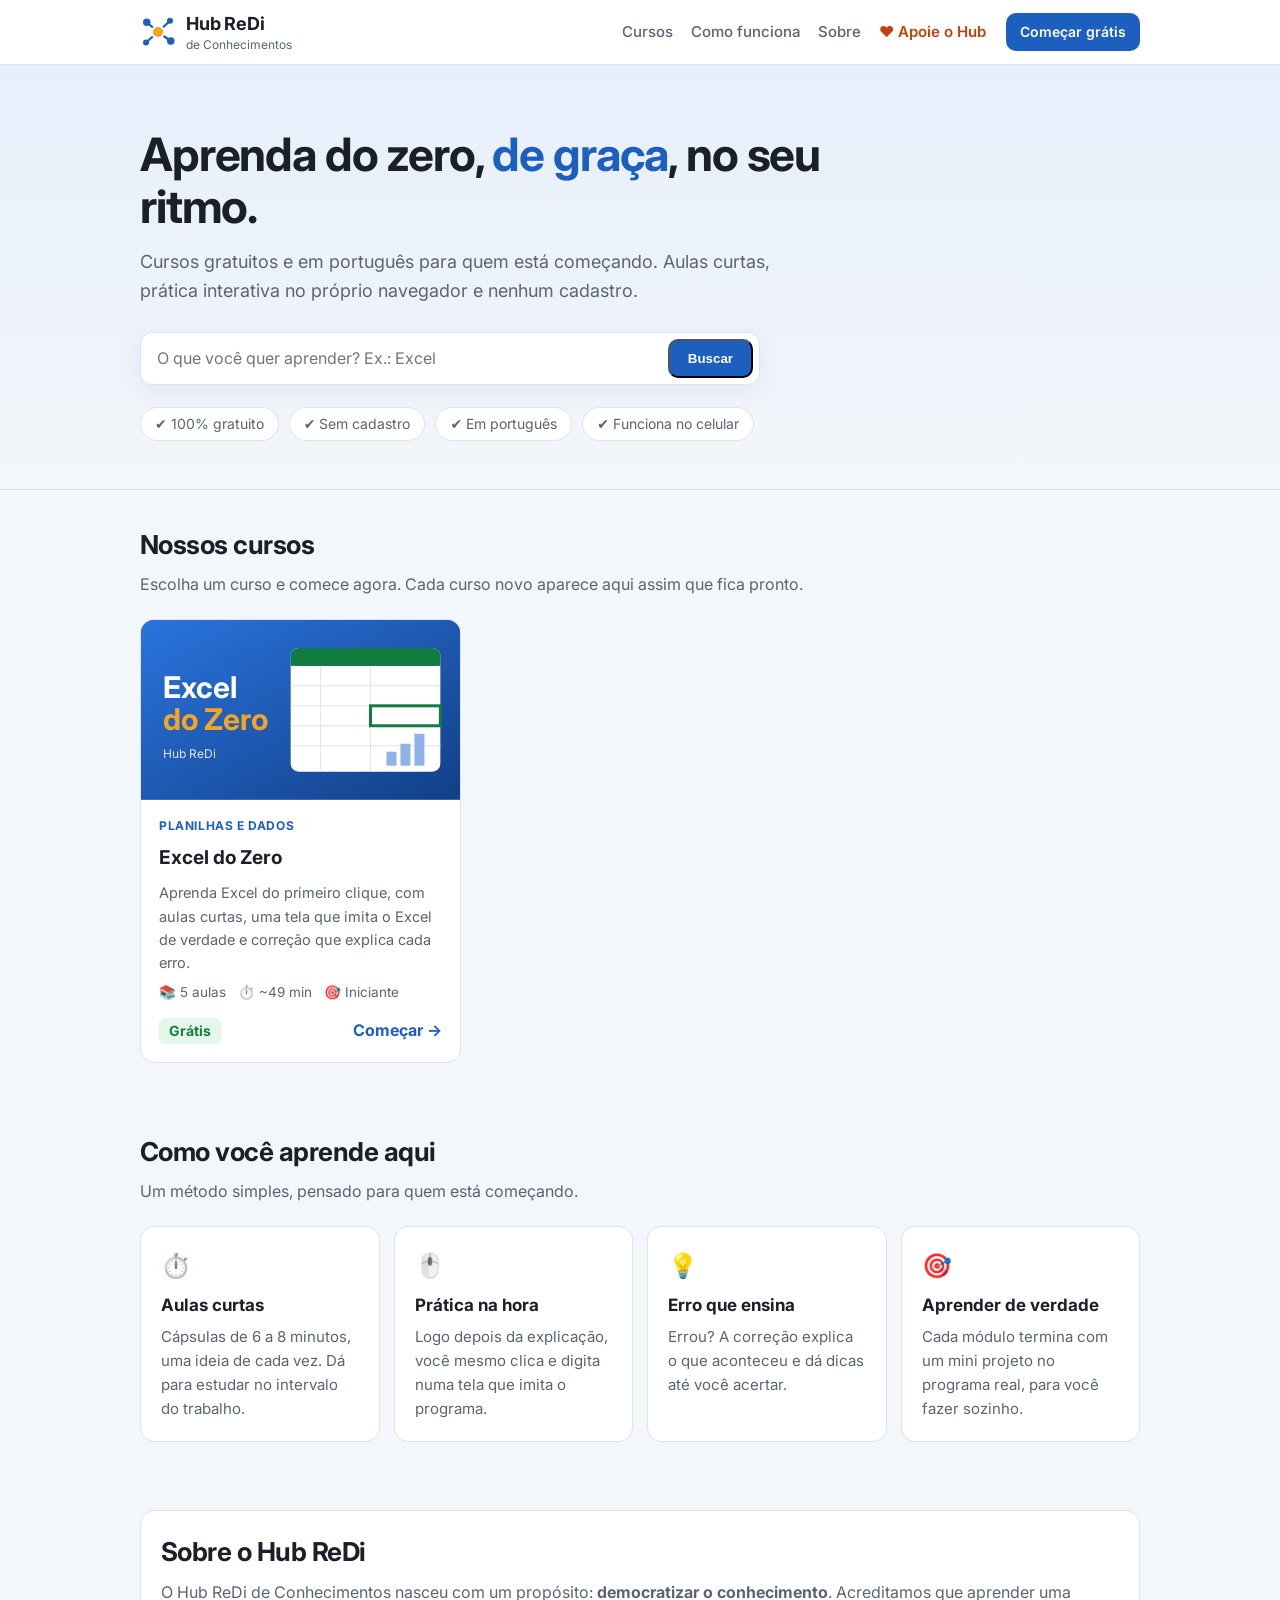
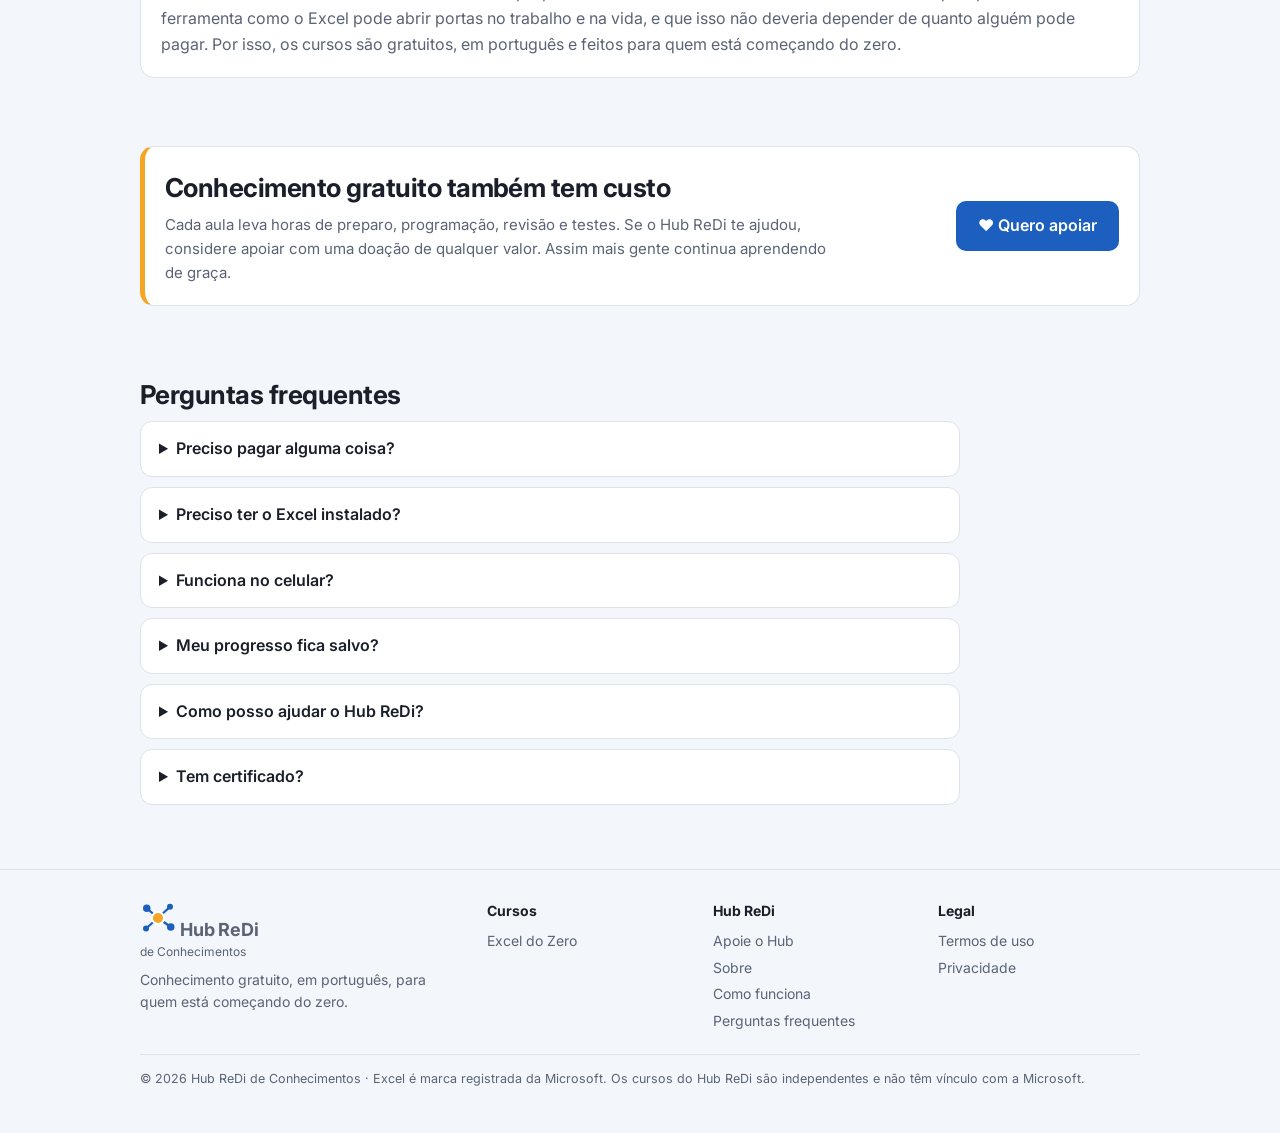
<file: index.html>
<!DOCTYPE html>
<html lang="pt-BR">
<head>
<meta charset="utf-8">
<meta name="viewport" content="width=device-width, initial-scale=1">
<title>Hub ReDi de Conhecimentos | Cursos gratuitos para aprender do zero</title>
<meta name="description" content="Cursos gratuitos, em português, para quem está começando do zero. Aulas curtas e interativas, com prática no próprio navegador. Comece pelo curso Excel do Zero.">
<link rel="canonical" href="https://hub-redi.netlify.app/">
<meta property="og:type" content="website">
<meta property="og:locale" content="pt_BR">
<meta property="og:site_name" content="Hub ReDi de Conhecimentos">
<meta property="og:title" content="Hub ReDi de Conhecimentos | Cursos gratuitos para aprender do zero">
<meta property="og:description" content="Cursos gratuitos, em português, para quem está começando do zero. Aulas curtas e interativas, com prática no próprio navegador. Comece pelo curso Excel do Zero.">
<meta property="og:url" content="https://hub-redi.netlify.app/">
<link rel="icon" href="/favicon.svg" type="image/svg+xml">
<link rel="preconnect" href="https://fonts.googleapis.com">
<link href="https://fonts.googleapis.com/css2?family=Inter:wght@400;500;600;700&family=JetBrains+Mono:wght@400;600&family=Caveat:wght@500;700&display=swap" rel="stylesheet">
<style>:root{--bg:#f3f6fa;--card:#fff;--ink:#1a1f29;--muted:#5a6475;--line:#dde3ec;--soft:#edf2f8;--acc:#1d5fbf;--acc-2:#164b98;--acc-soft:#e2ecfa;--sol:#f5a524;--ok:#15803d}
*{box-sizing:border-box}
html,body{margin:0;background:var(--bg);color:var(--ink);font:16px/1.6 Inter,system-ui,sans-serif}
a{color:var(--acc)}
.wrap{max-width:1040px;margin:0 auto;padding:0 20px}
.topo{background:#fff;border-bottom:1px solid var(--line)}
.topo .wrap{display:flex;align-items:center;gap:12px;height:64px}
.marca-hub{display:flex;align-items:center;gap:10px;text-decoration:none;color:var(--ink)}
.marca-hub svg{width:36px;height:36px}
.marca-hub b{font-size:18px;letter-spacing:-.01em}
.marca-hub small{display:block;font-size:12px;color:var(--muted);margin-top:-3px}
.topo nav{margin-left:auto;display:flex;gap:18px;font-size:15px}
.topo nav a{text-decoration:none;color:var(--muted);font-weight:500}
.topo nav a:hover{color:var(--acc)}
.heroi{padding-top:64px;padding-bottom:48px}
.heroi h1{font-size:clamp(30px,4.6vw,46px);line-height:1.12;letter-spacing:-.025em;margin:0 0 16px;max-width:760px}
.heroi h1 em{font-style:normal;color:var(--acc)}
.heroi p{font-size:18px;color:var(--muted);max-width:680px;margin:0 0 26px}
.btn{display:inline-block;background:var(--acc);color:#fff;text-decoration:none;padding:12px 22px;border-radius:10px;font-weight:600}
.btn:hover{background:var(--acc-2)}
.btn.sec{background:#fff;color:var(--acc);border:1px solid var(--line);margin-left:8px}
.selos{display:flex;gap:10px;flex-wrap:wrap;margin-top:22px}
.selos span{background:#fff;border:1px solid var(--line);border-radius:30px;padding:5px 14px;font-size:14px;color:var(--muted)}
section{padding:34px 0}
h2{font-size:26px;letter-spacing:-.02em;margin:0 0 6px}
.sub{color:var(--muted);margin:0 0 22px}
.grade4{display:grid;grid-template-columns:repeat(auto-fit,minmax(220px,1fr));gap:14px}
.card{background:#fff;border:1px solid var(--line);border-radius:14px;padding:20px}
.card h3{margin:6px 0 6px;font-size:17px}
.card p{margin:0;color:var(--muted);font-size:15px}
.ico{font-size:24px}
.trilha{display:grid;grid-template-columns:1.3fr 1fr;gap:20px;align-items:center;border-left:5px solid var(--acc)}
@media (max-width:760px){.trilha{grid-template-columns:1fr}.topo nav{display:none}}
.trilha h3{font-size:24px;margin:4px 0 8px}
.etq{display:inline-block;font-size:12px;font-weight:700;letter-spacing:.06em;text-transform:uppercase;color:var(--ok);background:#e5f6eb;border-radius:6px;padding:2px 8px}
.lista-mods{margin:0;padding:0;list-style:none;font-size:15px}
.lista-mods li{padding:6px 0;border-bottom:1px dashed var(--line);color:var(--muted)}
.lista-mods li b{color:var(--ink)}
.caps{display:grid;gap:10px}
.cap{display:grid;grid-template-columns:110px 1fr auto;align-items:center;gap:12px;background:#fff;border:1px solid var(--line);border-radius:12px;padding:14px 16px;text-decoration:none;color:var(--ink)}
.cap:hover{border-color:var(--acc);box-shadow:0 4px 14px rgba(29,95,191,.08)}
.cap .num{font-weight:700;color:var(--acc);font-size:14px}
.cap .tt{font-weight:600}
.cap .min{color:var(--muted);font-size:14px}
.fases4{display:grid;grid-template-columns:repeat(auto-fit,minmax(200px,1fr));gap:12px}
.fases4 .card b{display:block;color:var(--acc);font-size:12px;letter-spacing:.06em;text-transform:uppercase}
.rodape{border-top:1px solid var(--line);margin-top:30px;padding:26px 0 40px;color:var(--muted);font-size:14px}
.rodape p{margin:4px 0}
.migalha{font-size:14px;color:var(--muted);padding-top:22px}
.migalha a{text-decoration:none}
/* ---------- portal ---------- */
.hide{display:none!important}
.topo .btn.peq{padding:8px 14px;font-size:14px;margin-left:8px}
@media (max-width:760px){.topo .btn.peq{margin-left:auto}}
.topo nav a.on{color:var(--acc)}
.heroi-fundo{background:linear-gradient(180deg,#e7effb 0%,var(--bg) 100%);border-bottom:1px solid var(--line)}
.busca{display:flex;gap:8px;max-width:620px;background:#fff;border:1px solid var(--line);border-radius:12px;padding:6px;box-shadow:0 6px 24px rgba(29,95,191,.08)}
.busca input{flex:1;border:0;outline:0;font:16px Inter,sans-serif;padding:8px 10px;min-width:0;background:transparent}
.busca .btn{padding:10px 18px}
.catalogo{display:grid;grid-template-columns:repeat(auto-fill,minmax(290px,1fr));gap:18px}
.curso-card{display:flex;flex-direction:column;background:#fff;border:1px solid var(--line);border-radius:14px;overflow:hidden;text-decoration:none;color:var(--ink);transition:transform .15s,box-shadow .15s}
.curso-card:hover{transform:translateY(-3px);box-shadow:0 10px 28px rgba(20,40,80,.12)}
.capa svg{display:block;width:100%;height:auto}
.curso-card .corpo{padding:16px 18px 18px;display:flex;flex-direction:column;gap:8px;flex:1}
.curso-card h3{margin:0;font-size:19px}
.curso-card p{margin:0;color:var(--muted);font-size:14.5px}
.area{font-size:12px;font-weight:700;letter-spacing:.05em;text-transform:uppercase;color:var(--acc)}
.meta{display:flex;gap:12px;flex-wrap:wrap;font-size:13.5px;color:var(--muted)}
.prog small{font-size:12.5px;color:var(--ok);font-weight:600}
.pbar{height:6px;background:var(--line);border-radius:6px;overflow:hidden;margin:2px 0 3px}
.pbar i{display:block;height:100%;background:var(--ok);width:0}
.rodape-card{display:flex;justify-content:space-between;align-items:center;margin-top:auto;padding-top:6px}
.gratis{font-weight:700;color:var(--ok);background:#e5f6eb;border-radius:6px;padding:2px 10px;font-size:14px}
.ir{font-weight:700;color:var(--acc)}
.vazio{color:var(--muted)}
.sobre p{font-size:16px;margin-top:8px}
.faq{display:grid;gap:10px;max-width:820px}
.faq details{background:#fff;border:1px solid var(--line);border-radius:12px;padding:14px 18px}
.faq summary{cursor:pointer;font-weight:600}
.faq details p{margin:10px 0 0;color:var(--muted)}
/* ---------- página do curso ---------- */
.curso-topo{background:#13294b;color:#fff;padding:0 0 40px}
.curso-topo .migalha{color:#b9c7de}
.curso-topo .migalha a{color:#dbe7fb}
.curso-heroi{display:grid;grid-template-columns:1.5fr 1fr;gap:30px;align-items:start;padding-top:18px}
@media (max-width:860px){.curso-heroi{grid-template-columns:1fr}}
.curso-heroi h1{font-size:clamp(26px,3.6vw,38px);line-height:1.15;letter-spacing:-.02em;margin:8px 0 14px}
.curso-heroi h1 em{font-style:normal;color:var(--sol)}
.curso-heroi .area{color:#9cc0f5}
.curso-heroi .lead{font-size:17px;color:#d6e0f0;margin:0 0 16px}
.meta.claro{color:#d6e0f0;font-size:14.5px}
.caixa-curso{background:#fff;color:var(--ink);border-radius:14px;overflow:hidden;box-shadow:0 14px 40px rgba(0,0,0,.25)}
.cc-corpo{padding:18px;display:grid;gap:12px}
.gratis.grande{font-size:24px;justify-self:start;padding:2px 14px}
.btn.cheio{display:block;text-align:center}
.caixa-curso .ir{color:#fff}
.inclui{list-style:none;margin:0;padding:0;font-size:14px;color:var(--muted);display:grid;gap:4px}
.curso-corpo{display:grid;gap:26px;padding-top:30px;padding-bottom:20px}
.curso-corpo section{padding:0}
.curso-corpo section.card{padding:22px}
.check2{display:grid;grid-template-columns:1fr 1fr;gap:8px 24px;list-style:none;padding:0;margin:10px 0 0}
@media (max-width:700px){.check2{grid-template-columns:1fr}}
.check2 li::before{content:"✓  ";color:var(--ok);font-weight:700}
.modulo{background:#fff;border:1px solid var(--line);border-radius:14px;overflow:hidden;margin-bottom:12px}
.modulo summary{cursor:pointer;padding:16px 18px;background:#f7f9fc;border-bottom:1px solid var(--line);list-style:none}
.modulo summary::-webkit-details-marker{display:none}
.modulo summary span{display:flex;justify-content:space-between;gap:10px;flex-wrap:wrap}
.modulo summary small{color:var(--muted)}
.mdesc{margin:12px 18px;color:var(--muted);font-size:15px}
.aula{display:grid;grid-template-columns:26px 100px 1fr auto;gap:10px;align-items:center;padding:12px 18px;border-top:1px solid var(--soft);text-decoration:none;color:var(--ink)}
.aula:hover{background:#f4f8fe}
.aula .ck{width:18px;height:18px;border-radius:50%;border:2px solid #b8c3d3}
.aula.feita .ck{background:var(--ok);border-color:var(--ok);box-shadow:inset 0 0 0 3px #fff}
.aula .num{font-weight:700;color:var(--acc);font-size:14px}
.aula .tt{font-weight:500}
.aula .min{color:var(--muted);font-size:14px}
@media (max-width:600px){.aula{grid-template-columns:22px 1fr auto}.aula .num{display:none}}
.duas{display:grid;grid-template-columns:1fr 1fr;gap:18px}
@media (max-width:760px){.duas{grid-template-columns:1fr}}
.duas ul{margin:8px 0 0;padding-left:20px;color:var(--muted)}
.duas h2,.curso-corpo h2{font-size:22px}
/* ---------- rodapé e páginas de texto ---------- */
.rodape .cols{display:grid;grid-template-columns:1.6fr 1fr 1fr 1fr;gap:24px;margin-bottom:18px}
@media (max-width:760px){.rodape .cols{grid-template-columns:1fr 1fr}}
.rodape h4{margin:4px 0 8px;color:var(--ink);font-size:14px}
.rodape .cols a{display:block;text-decoration:none;color:var(--muted);margin:4px 0}
.rodape .cols a:hover{color:var(--acc)}
.rodape .cols p{margin:8px 0 0}
.rodape .mini{font-size:12.5px;border-top:1px solid var(--line);padding-top:14px}
.texto{max-width:780px;padding-top:30px;padding-bottom:30px}
.texto h1{font-size:32px;margin:0 0 4px}
.texto h2{font-size:20px;margin:24px 0 6px}
/* ---------- apoie ---------- */
.topo nav a.apoie{color:#c2410c;font-weight:600}
.apoie-faixa{display:flex;gap:20px;align-items:center;justify-content:space-between;flex-wrap:wrap;border-left:5px solid var(--sol)}
.apoie-faixa h2{margin:0 0 4px}
.apoie-faixa p{margin:0;color:var(--muted);max-width:680px}
.apoie-grade{display:grid;grid-template-columns:1.4fr 1fr;gap:28px;align-items:start}
@media (max-width:820px){.apoie-grade{grid-template-columns:1fr}}
.custos{padding-left:20px}.custos li{margin:8px 0}
.pix{text-align:center;border-top:5px solid var(--sol)}
.pix h2{margin-top:4px}
.pix .qr{width:230px;max-width:80%;margin:10px auto;padding:10px;background:#fff;border:1px solid var(--line);border-radius:12px}
.pix .qr svg{display:block;width:100%;height:auto}
.pix textarea{width:100%;font:12px "JetBrains Mono",monospace;padding:8px;border:1px solid var(--line);border-radius:8px;resize:none;word-break:break-all;background:var(--soft)}
.pix .mini{font-size:14px;color:var(--muted);margin:8px 0}
.texto.largo{max-width:1040px}
.marca a{color:var(--acc)}
.so-cel{display:none}
@media (max-width:760px){.topo nav{display:flex;margin-left:auto}.topo nav a:not(.apoie){display:none}.topo .btn.peq{margin-left:10px}.so-cel{display:inline}}
@media (max-width:760px){.topo .btn.peq{display:none}.topo nav a{white-space:nowrap}.marca-hub small{white-space:nowrap}}
.apoio-cartao{border-top:1px solid var(--line);padding-top:12px;display:grid;gap:10px}
.apoio-cartao p{margin:0;font-size:13.5px;color:var(--muted);line-height:1.5}
.apoio-cartao p b{color:var(--ink)}
.btn-apoio{display:block;text-align:center;border:2px solid var(--sol);color:#b45309;background:#fff8eb;border-radius:10px;padding:9px 14px;font-weight:700;text-decoration:none}
.btn-apoio:hover{background:var(--sol);color:#fff}
</style>
</head>
<body>
<header class="topo"><div class="wrap">
  <a class="marca-hub" href="/"><svg xmlns="http://www.w3.org/2000/svg" viewBox="0 0 48 48" width="40" height="40" role="img" aria-label="Hub ReDi"><g stroke="#1d5fbf" stroke-width="3" stroke-linecap="round"><line x1="24" y1="24" x2="9" y2="11"/><line x1="24" y1="24" x2="40" y2="9"/><line x1="24" y1="24" x2="41" y2="36"/><line x1="24" y1="24" x2="8" y2="38"/></g><g fill="#1d5fbf"><circle cx="9" cy="11" r="5"/><circle cx="40" cy="9" r="4"/><circle cx="41" cy="36" r="5"/><circle cx="8" cy="38" r="4"/></g><circle cx="24" cy="24" r="8" fill="#f5a524" stroke="#fff" stroke-width="2.5"/></svg>
<span><b>Hub ReDi</b><small>de Conhecimentos</small></span></a>
  <nav><a href="/#cursos">Cursos</a><a href="/#como">Como funciona</a><a href="/#sobre">Sobre</a><a class="apoie" href="/apoie">♥ Apoie o Hub</a></nav>
  <a class="btn peq" href="/#cursos">Começar grátis</a>
</div></header>
<main>
  <div class="heroi-fundo"><div class="wrap heroi">
    <h1>Aprenda do zero, <em>de graça</em>, no seu ritmo.</h1>
    <p>Cursos gratuitos e em português para quem está começando. Aulas curtas, prática interativa no próprio navegador e nenhum cadastro.</p>
    <form class="busca" role="search" onsubmit="event.preventDefault();document.getElementById('cursos').scrollIntoView({behavior:'smooth'})">
      <input id="q" type="search" placeholder="O que você quer aprender? Ex.: Excel" aria-label="Buscar cursos" autocomplete="off">
      <button class="btn" type="submit">Buscar</button>
    </form>
    <div class="selos"><span>✔ 100% gratuito</span><span>✔ Sem cadastro</span><span>✔ Em português</span><span>✔ Funciona no celular</span></div>
  </div></div>

  <section id="cursos"><div class="wrap">
    <h2>Nossos cursos</h2>
    <p class="sub">Escolha um curso e comece agora. Cada curso novo aparece aqui assim que fica pronto.</p>
    <div class="catalogo" id="catalogo"><a class="curso-card" href="/excel-do-zero/" data-busca="excel do zero aprenda excel do primeiro clique, com aulas curtas, uma tela que imita o excel de verdade e correção que explica cada erro. excel planilha planilhas dados iniciante office microsoft google sheets" data-aulas='["excel-do-zero/0-1-o-que-e-o-excel", "excel-do-zero/0-2-arquivo-e-abas", "excel-do-zero/0-3-tour-pela-tela", "excel-do-zero/0-4-salvar-abrir-e-formatos", "excel-do-zero/mini-projeto"]'>
  <div class="capa"><svg viewBox="0 0 320 180" xmlns="http://www.w3.org/2000/svg" aria-hidden="true"><rect width="320" height="180" fill="#1d5fbf"/><rect x="0" y="0" width="320" height="180" fill="url(#g)"/><defs><linearGradient id="g" x1="0" y1="0" x2="1" y2="1"><stop offset="0" stop-color="#2a74de"/><stop offset="1" stop-color="#123f86"/></linearGradient></defs><g transform="translate(150 28)"><rect width="150" height="124" rx="8" fill="#fff"/><rect width="150" height="18" rx="8" fill="#107c41"/><rect y="10" width="150" height="8" fill="#107c41"/><g stroke="#e2e3e3"><line x1="30" y1="18" x2="30" y2="124"/><line x1="80" y1="18" x2="80" y2="124"/><line x1="0" y1="38" x2="150" y2="38"/><line x1="0" y1="58" x2="150" y2="58"/><line x1="0" y1="78" x2="150" y2="78"/><line x1="0" y1="98" x2="150" y2="98"/></g><rect x="80" y="58" width="70" height="20" fill="none" stroke="#107c41" stroke-width="3"/><g fill="#8fb3e8"><rect x="96" y="104" width="10" height="14"/><rect x="110" y="96" width="10" height="22"/><rect x="124" y="86" width="10" height="32"/></g></g><text x="22" y="78" font-family="Inter,Segoe UI,sans-serif" font-size="30" font-weight="700" fill="#fff">Excel</text><text x="22" y="110" font-family="Inter,Segoe UI,sans-serif" font-size="30" font-weight="700" fill="#f5a524">do Zero</text><text x="22" y="138" font-family="Inter,Segoe UI,sans-serif" font-size="12" fill="#dbe7fb">Hub ReDi</text></svg></div>
  <div class="corpo">
    <span class="area">Planilhas e dados</span>
    <h3>Excel do Zero</h3>
    <p>Aprenda Excel do primeiro clique, com aulas curtas, uma tela que imita o Excel de verdade e correção que explica cada erro.</p>
    <div class="meta"><span>📚 5 aulas</span><span>⏱️ ~49 min</span><span>🎯 Iniciante</span></div>
    <div class="prog hide"><div class="pbar"><i></i></div><small></small></div>
    <div class="rodape-card"><span class="gratis">Grátis</span><span class="ir">Começar →</span></div>
  </div>
</a></div>
    <p class="vazio hide" id="vazio">Ainda não temos curso sobre isso. Por enquanto, que tal começar pelo <a href="/excel-do-zero/">Excel do Zero</a>?</p>
  </div></section>

  <section id="como"><div class="wrap">
    <h2>Como você aprende aqui</h2>
    <p class="sub">Um método simples, pensado para quem está começando.</p>
    <div class="grade4">
      <div class="card"><div class="ico">⏱️</div><h3>Aulas curtas</h3><p>Cápsulas de 6 a 8 minutos, uma ideia de cada vez. Dá para estudar no intervalo do trabalho.</p></div>
      <div class="card"><div class="ico">🖱️</div><h3>Prática na hora</h3><p>Logo depois da explicação, você mesmo clica e digita numa tela que imita o programa.</p></div>
      <div class="card"><div class="ico">💡</div><h3>Erro que ensina</h3><p>Errou? A correção explica o que aconteceu e dá dicas até você acertar.</p></div>
      <div class="card"><div class="ico">🎯</div><h3>Aprender de verdade</h3><p>Cada módulo termina com um mini projeto no programa real, para você fazer sozinho.</p></div>
    </div>
  </div></section>

  <section id="sobre"><div class="wrap">
    <div class="card sobre">
      <h2>Sobre o Hub ReDi</h2>
      <p>O Hub ReDi de Conhecimentos nasceu com um propósito: <b>democratizar o conhecimento</b>. Acreditamos que aprender uma ferramenta como o Excel pode abrir portas no trabalho e na vida, e que isso não deveria depender de quanto alguém pode pagar. Por isso, os cursos são gratuitos, em português e feitos para quem está começando do zero.</p>
    </div>
  </div></section>

  <section id="apoie"><div class="wrap">
    <div class="card apoie-faixa">
      <div><h2>Conhecimento gratuito também tem custo</h2><p>Cada aula leva horas de preparo, programação, revisão e testes. Se o Hub ReDi te ajudou, considere apoiar com uma doação de qualquer valor. Assim mais gente continua aprendendo de graça.</p></div>
      <a class="btn" href="/apoie">♥ Quero apoiar</a>
    </div>
  </div></section>

  <section id="perguntas"><div class="wrap">
    <h2>Perguntas frequentes</h2>
    <div class="faq"><details><summary>Preciso pagar alguma coisa?</summary><p>Não. Os cursos do Hub ReDi são gratuitos, sem cadastro e sem pegadinha.</p></details><details><summary>Preciso ter o Excel instalado?</summary><p>Não. As aulas funcionam no navegador, com uma tela que imita o Excel. Para praticar no programa de verdade, usamos o Excel online, que é gratuito com uma conta Microsoft.</p></details><details><summary>Funciona no celular?</summary><p>Sim, as aulas abrem no celular. Para os exercícios em que você digita e arrasta, o computador é mais confortável.</p></details><details><summary>Meu progresso fica salvo?</summary><p>Fica guardado no navegador que você usou. Se trocar de aparelho ou limpar os dados do navegador, as marcações de aulas concluídas recomeçam (o conteúdo continua todo disponível).</p></details><details><summary>Como posso ajudar o Hub ReDi?</summary><p>Contando para quem precisa aprender e, se puder, com uma doação de qualquer valor pelo Pix, na página Apoie o Hub. A doação é voluntária: o conteúdo continua gratuito para todos.</p></details><details><summary>Tem certificado?</summary><p>Ainda não. Por enquanto o foco é aprender de verdade: cada módulo termina com um mini projeto para você provar a si mesmo que sabe.</p></details></div>
  </div></section>
</main>
<footer class="rodape"><div class="wrap">
  <div class="cols">
    <div><a class="marca-hub" href="/"><svg xmlns="http://www.w3.org/2000/svg" viewBox="0 0 48 48" width="40" height="40" role="img" aria-label="Hub ReDi"><g stroke="#1d5fbf" stroke-width="3" stroke-linecap="round"><line x1="24" y1="24" x2="9" y2="11"/><line x1="24" y1="24" x2="40" y2="9"/><line x1="24" y1="24" x2="41" y2="36"/><line x1="24" y1="24" x2="8" y2="38"/></g><g fill="#1d5fbf"><circle cx="9" cy="11" r="5"/><circle cx="40" cy="9" r="4"/><circle cx="41" cy="36" r="5"/><circle cx="8" cy="38" r="4"/></g><circle cx="24" cy="24" r="8" fill="#f5a524" stroke="#fff" stroke-width="2.5"/></svg>
<span><b>Hub ReDi</b><small>de Conhecimentos</small></span></a><p>Conhecimento gratuito, em português, para quem está começando do zero.</p></div>
    <div><h4>Cursos</h4><a href="/excel-do-zero/">Excel do Zero</a></div>
    <div><h4>Hub ReDi</h4><a href="/apoie">Apoie o Hub</a><a href="/#sobre">Sobre</a><a href="/#como">Como funciona</a><a href="/#perguntas">Perguntas frequentes</a></div>
    <div><h4>Legal</h4><a href="/termos">Termos de uso</a><a href="/privacidade">Privacidade</a></div>
  </div>
  <p class="mini">© 2026 Hub ReDi de Conhecimentos · Excel é marca registrada da Microsoft. Os cursos do Hub ReDi são independentes e não têm vínculo com a Microsoft.</p>
</div></footer>
<script type="application/ld+json">{"@context": "https://schema.org", "@type": "EducationalOrganization", "name": "Hub ReDi de Conhecimentos", "url": "https://hub-redi.netlify.app/", "logo": "https://hub-redi.netlify.app/favicon.svg", "description": "Cursos gratuitos e em português para quem está começando do zero."}</script>
<script type="application/ld+json">{"@context": "https://schema.org", "@type": "FAQPage", "mainEntity": [{"@type": "Question", "name": "Preciso pagar alguma coisa?", "acceptedAnswer": {"@type": "Answer", "text": "Não. Os cursos do Hub ReDi são gratuitos, sem cadastro e sem pegadinha."}}, {"@type": "Question", "name": "Preciso ter o Excel instalado?", "acceptedAnswer": {"@type": "Answer", "text": "Não. As aulas funcionam no navegador, com uma tela que imita o Excel. Para praticar no programa de verdade, usamos o Excel online, que é gratuito com uma conta Microsoft."}}, {"@type": "Question", "name": "Funciona no celular?", "acceptedAnswer": {"@type": "Answer", "text": "Sim, as aulas abrem no celular. Para os exercícios em que você digita e arrasta, o computador é mais confortável."}}, {"@type": "Question", "name": "Meu progresso fica salvo?", "acceptedAnswer": {"@type": "Answer", "text": "Fica guardado no navegador que você usou. Se trocar de aparelho ou limpar os dados do navegador, as marcações de aulas concluídas recomeçam (o conteúdo continua todo disponível)."}}, {"@type": "Question", "name": "Como posso ajudar o Hub ReDi?", "acceptedAnswer": {"@type": "Answer", "text": "Contando para quem precisa aprender e, se puder, com uma doação de qualquer valor pelo Pix, na página Apoie o Hub. A doação é voluntária: o conteúdo continua gratuito para todos."}}, {"@type": "Question", "name": "Tem certificado?", "acceptedAnswer": {"@type": "Answer", "text": "Ainda não. Por enquanto o foco é aprender de verdade: cada módulo termina com um mini projeto para você provar a si mesmo que sabe."}}]}</script>
<script>
function lerProgresso(){try{return JSON.parse(localStorage.getItem("hubredi-progresso")||"{}")}catch(e){return {}}}
document.querySelectorAll("[data-aulas]").forEach(function(el){var ids=JSON.parse(el.dataset.aulas),p=lerProgresso(),n=ids.filter(function(i){return p[i]}).length;if(!n)return;var box=el.querySelector(".prog");box.classList.remove("hide");box.querySelector("i").style.width=(100*n/ids.length)+"%";box.querySelector("small").textContent=n+" de "+ids.length+" aulas concluídas";var ir=el.querySelector(".ir");if(ir)ir.textContent=n===ids.length?"Rever →":"Continuar →";if(el.dataset.urls&&n<ids.length){var u=JSON.parse(el.dataset.urls),k=ids.findIndex(function(i){return !p[i]});if(k>=0)ir.href=u[k];}});
document.querySelectorAll("[data-aula]").forEach(function(el){if(lerProgresso()[el.dataset.aula])el.classList.add("feita");});
</script>
<script>
var q=document.getElementById("q");q.addEventListener("input",function(){var t=q.value.trim().toLowerCase().normalize("NFD").replace(/[\u0300-\u036f]/g,""),vis=0;document.querySelectorAll(".curso-card").forEach(function(c){var ok=!t||c.dataset.busca.normalize("NFD").replace(/[\u0300-\u036f]/g,"").indexOf(t)>=0;c.classList.toggle("hide",!ok);if(ok)vis++;});document.getElementById("vazio").classList.toggle("hide",vis>0);});
</script>
</body>
</html>
</file>
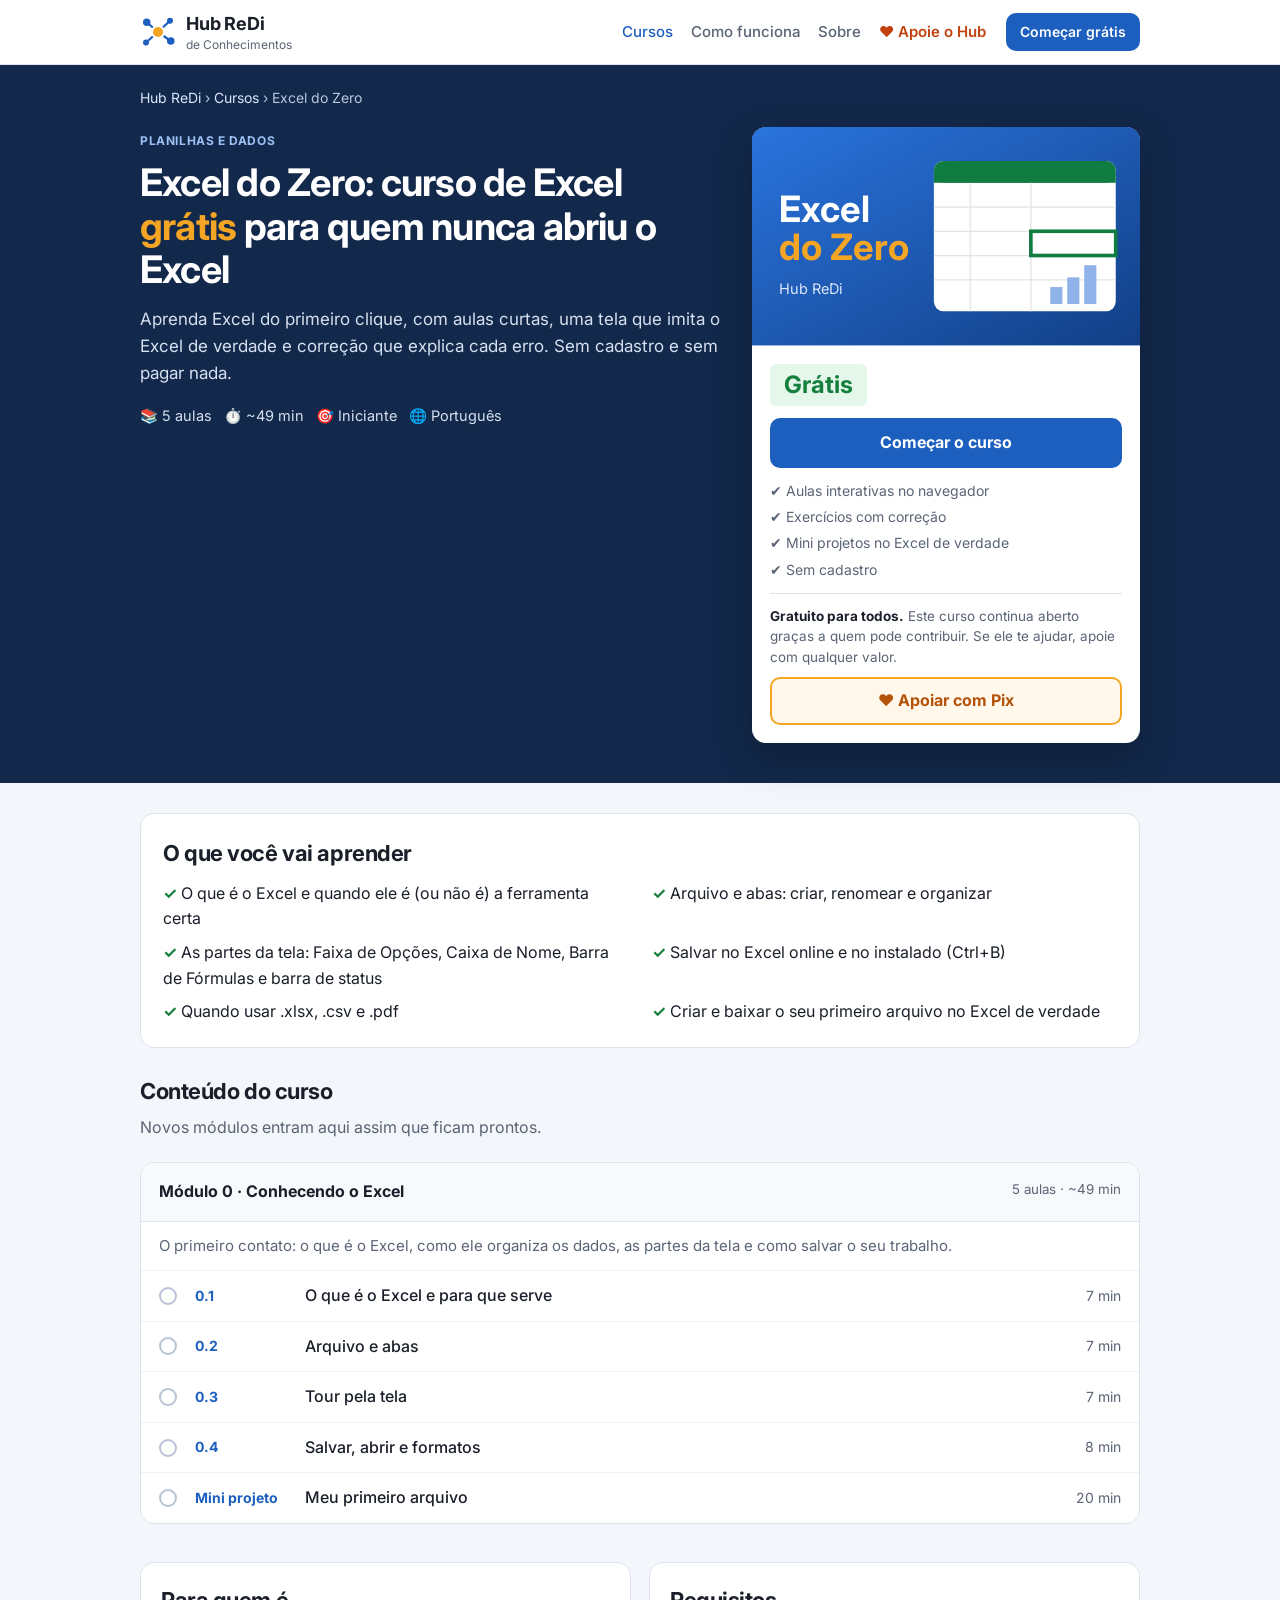
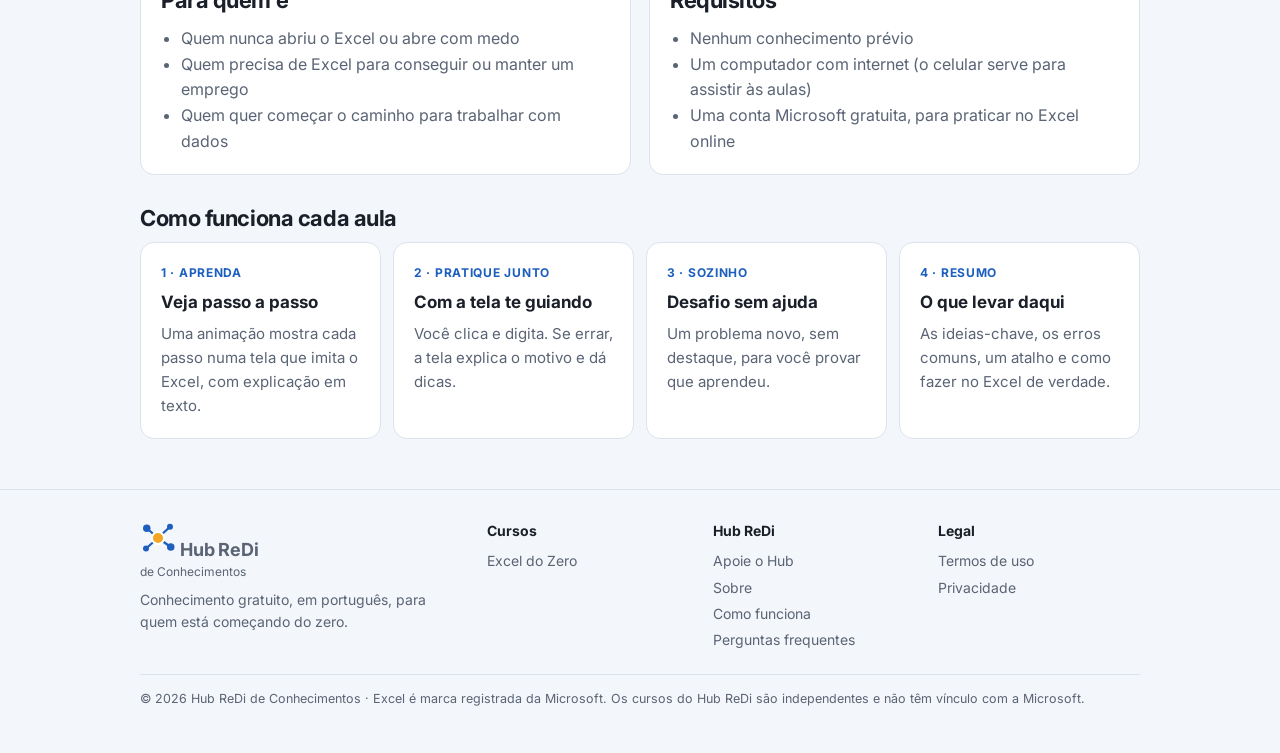
<file: excel-do-zero/index.html>
<!DOCTYPE html>
<html lang="pt-BR">
<head>
<meta charset="utf-8">
<meta name="viewport" content="width=device-width, initial-scale=1">
<title>Curso de Excel grátis do zero para iniciantes | Excel do Zero – Hub ReDi</title>
<meta name="description" content="Curso de Excel gratuito para quem nunca abriu o Excel: aulas curtas em português, exercícios interativos no navegador e mini projetos. Comece pelo Módulo 0.">
<link rel="canonical" href="https://hub-redi.netlify.app/excel-do-zero/">
<meta property="og:type" content="website">
<meta property="og:locale" content="pt_BR">
<meta property="og:site_name" content="Hub ReDi de Conhecimentos">
<meta property="og:title" content="Curso de Excel grátis do zero para iniciantes | Excel do Zero – Hub ReDi">
<meta property="og:description" content="Curso de Excel gratuito para quem nunca abriu o Excel: aulas curtas em português, exercícios interativos no navegador e mini projetos. Comece pelo Módulo 0.">
<meta property="og:url" content="https://hub-redi.netlify.app/excel-do-zero/">
<link rel="icon" href="/favicon.svg" type="image/svg+xml">
<link rel="preconnect" href="https://fonts.googleapis.com">
<link href="https://fonts.googleapis.com/css2?family=Inter:wght@400;500;600;700&family=JetBrains+Mono:wght@400;600&family=Caveat:wght@500;700&display=swap" rel="stylesheet">
<style>:root{--bg:#f3f6fa;--card:#fff;--ink:#1a1f29;--muted:#5a6475;--line:#dde3ec;--soft:#edf2f8;--acc:#1d5fbf;--acc-2:#164b98;--acc-soft:#e2ecfa;--sol:#f5a524;--ok:#15803d}
*{box-sizing:border-box}
html,body{margin:0;background:var(--bg);color:var(--ink);font:16px/1.6 Inter,system-ui,sans-serif}
a{color:var(--acc)}
.wrap{max-width:1040px;margin:0 auto;padding:0 20px}
.topo{background:#fff;border-bottom:1px solid var(--line)}
.topo .wrap{display:flex;align-items:center;gap:12px;height:64px}
.marca-hub{display:flex;align-items:center;gap:10px;text-decoration:none;color:var(--ink)}
.marca-hub svg{width:36px;height:36px}
.marca-hub b{font-size:18px;letter-spacing:-.01em}
.marca-hub small{display:block;font-size:12px;color:var(--muted);margin-top:-3px}
.topo nav{margin-left:auto;display:flex;gap:18px;font-size:15px}
.topo nav a{text-decoration:none;color:var(--muted);font-weight:500}
.topo nav a:hover{color:var(--acc)}
.heroi{padding-top:64px;padding-bottom:48px}
.heroi h1{font-size:clamp(30px,4.6vw,46px);line-height:1.12;letter-spacing:-.025em;margin:0 0 16px;max-width:760px}
.heroi h1 em{font-style:normal;color:var(--acc)}
.heroi p{font-size:18px;color:var(--muted);max-width:680px;margin:0 0 26px}
.btn{display:inline-block;background:var(--acc);color:#fff;text-decoration:none;padding:12px 22px;border-radius:10px;font-weight:600}
.btn:hover{background:var(--acc-2)}
.btn.sec{background:#fff;color:var(--acc);border:1px solid var(--line);margin-left:8px}
.selos{display:flex;gap:10px;flex-wrap:wrap;margin-top:22px}
.selos span{background:#fff;border:1px solid var(--line);border-radius:30px;padding:5px 14px;font-size:14px;color:var(--muted)}
section{padding:34px 0}
h2{font-size:26px;letter-spacing:-.02em;margin:0 0 6px}
.sub{color:var(--muted);margin:0 0 22px}
.grade4{display:grid;grid-template-columns:repeat(auto-fit,minmax(220px,1fr));gap:14px}
.card{background:#fff;border:1px solid var(--line);border-radius:14px;padding:20px}
.card h3{margin:6px 0 6px;font-size:17px}
.card p{margin:0;color:var(--muted);font-size:15px}
.ico{font-size:24px}
.trilha{display:grid;grid-template-columns:1.3fr 1fr;gap:20px;align-items:center;border-left:5px solid var(--acc)}
@media (max-width:760px){.trilha{grid-template-columns:1fr}.topo nav{display:none}}
.trilha h3{font-size:24px;margin:4px 0 8px}
.etq{display:inline-block;font-size:12px;font-weight:700;letter-spacing:.06em;text-transform:uppercase;color:var(--ok);background:#e5f6eb;border-radius:6px;padding:2px 8px}
.lista-mods{margin:0;padding:0;list-style:none;font-size:15px}
.lista-mods li{padding:6px 0;border-bottom:1px dashed var(--line);color:var(--muted)}
.lista-mods li b{color:var(--ink)}
.caps{display:grid;gap:10px}
.cap{display:grid;grid-template-columns:110px 1fr auto;align-items:center;gap:12px;background:#fff;border:1px solid var(--line);border-radius:12px;padding:14px 16px;text-decoration:none;color:var(--ink)}
.cap:hover{border-color:var(--acc);box-shadow:0 4px 14px rgba(29,95,191,.08)}
.cap .num{font-weight:700;color:var(--acc);font-size:14px}
.cap .tt{font-weight:600}
.cap .min{color:var(--muted);font-size:14px}
.fases4{display:grid;grid-template-columns:repeat(auto-fit,minmax(200px,1fr));gap:12px}
.fases4 .card b{display:block;color:var(--acc);font-size:12px;letter-spacing:.06em;text-transform:uppercase}
.rodape{border-top:1px solid var(--line);margin-top:30px;padding:26px 0 40px;color:var(--muted);font-size:14px}
.rodape p{margin:4px 0}
.migalha{font-size:14px;color:var(--muted);padding-top:22px}
.migalha a{text-decoration:none}
/* ---------- portal ---------- */
.hide{display:none!important}
.topo .btn.peq{padding:8px 14px;font-size:14px;margin-left:8px}
@media (max-width:760px){.topo .btn.peq{margin-left:auto}}
.topo nav a.on{color:var(--acc)}
.heroi-fundo{background:linear-gradient(180deg,#e7effb 0%,var(--bg) 100%);border-bottom:1px solid var(--line)}
.busca{display:flex;gap:8px;max-width:620px;background:#fff;border:1px solid var(--line);border-radius:12px;padding:6px;box-shadow:0 6px 24px rgba(29,95,191,.08)}
.busca input{flex:1;border:0;outline:0;font:16px Inter,sans-serif;padding:8px 10px;min-width:0;background:transparent}
.busca .btn{padding:10px 18px}
.catalogo{display:grid;grid-template-columns:repeat(auto-fill,minmax(290px,1fr));gap:18px}
.curso-card{display:flex;flex-direction:column;background:#fff;border:1px solid var(--line);border-radius:14px;overflow:hidden;text-decoration:none;color:var(--ink);transition:transform .15s,box-shadow .15s}
.curso-card:hover{transform:translateY(-3px);box-shadow:0 10px 28px rgba(20,40,80,.12)}
.capa svg{display:block;width:100%;height:auto}
.curso-card .corpo{padding:16px 18px 18px;display:flex;flex-direction:column;gap:8px;flex:1}
.curso-card h3{margin:0;font-size:19px}
.curso-card p{margin:0;color:var(--muted);font-size:14.5px}
.area{font-size:12px;font-weight:700;letter-spacing:.05em;text-transform:uppercase;color:var(--acc)}
.meta{display:flex;gap:12px;flex-wrap:wrap;font-size:13.5px;color:var(--muted)}
.prog small{font-size:12.5px;color:var(--ok);font-weight:600}
.pbar{height:6px;background:var(--line);border-radius:6px;overflow:hidden;margin:2px 0 3px}
.pbar i{display:block;height:100%;background:var(--ok);width:0}
.rodape-card{display:flex;justify-content:space-between;align-items:center;margin-top:auto;padding-top:6px}
.gratis{font-weight:700;color:var(--ok);background:#e5f6eb;border-radius:6px;padding:2px 10px;font-size:14px}
.ir{font-weight:700;color:var(--acc)}
.vazio{color:var(--muted)}
.sobre p{font-size:16px;margin-top:8px}
.faq{display:grid;gap:10px;max-width:820px}
.faq details{background:#fff;border:1px solid var(--line);border-radius:12px;padding:14px 18px}
.faq summary{cursor:pointer;font-weight:600}
.faq details p{margin:10px 0 0;color:var(--muted)}
/* ---------- página do curso ---------- */
.curso-topo{background:#13294b;color:#fff;padding:0 0 40px}
.curso-topo .migalha{color:#b9c7de}
.curso-topo .migalha a{color:#dbe7fb}
.curso-heroi{display:grid;grid-template-columns:1.5fr 1fr;gap:30px;align-items:start;padding-top:18px}
@media (max-width:860px){.curso-heroi{grid-template-columns:1fr}}
.curso-heroi h1{font-size:clamp(26px,3.6vw,38px);line-height:1.15;letter-spacing:-.02em;margin:8px 0 14px}
.curso-heroi h1 em{font-style:normal;color:var(--sol)}
.curso-heroi .area{color:#9cc0f5}
.curso-heroi .lead{font-size:17px;color:#d6e0f0;margin:0 0 16px}
.meta.claro{color:#d6e0f0;font-size:14.5px}
.caixa-curso{background:#fff;color:var(--ink);border-radius:14px;overflow:hidden;box-shadow:0 14px 40px rgba(0,0,0,.25)}
.cc-corpo{padding:18px;display:grid;gap:12px}
.gratis.grande{font-size:24px;justify-self:start;padding:2px 14px}
.btn.cheio{display:block;text-align:center}
.caixa-curso .ir{color:#fff}
.inclui{list-style:none;margin:0;padding:0;font-size:14px;color:var(--muted);display:grid;gap:4px}
.curso-corpo{display:grid;gap:26px;padding-top:30px;padding-bottom:20px}
.curso-corpo section{padding:0}
.curso-corpo section.card{padding:22px}
.check2{display:grid;grid-template-columns:1fr 1fr;gap:8px 24px;list-style:none;padding:0;margin:10px 0 0}
@media (max-width:700px){.check2{grid-template-columns:1fr}}
.check2 li::before{content:"✓  ";color:var(--ok);font-weight:700}
.modulo{background:#fff;border:1px solid var(--line);border-radius:14px;overflow:hidden;margin-bottom:12px}
.modulo summary{cursor:pointer;padding:16px 18px;background:#f7f9fc;border-bottom:1px solid var(--line);list-style:none}
.modulo summary::-webkit-details-marker{display:none}
.modulo summary span{display:flex;justify-content:space-between;gap:10px;flex-wrap:wrap}
.modulo summary small{color:var(--muted)}
.mdesc{margin:12px 18px;color:var(--muted);font-size:15px}
.aula{display:grid;grid-template-columns:26px 100px 1fr auto;gap:10px;align-items:center;padding:12px 18px;border-top:1px solid var(--soft);text-decoration:none;color:var(--ink)}
.aula:hover{background:#f4f8fe}
.aula .ck{width:18px;height:18px;border-radius:50%;border:2px solid #b8c3d3}
.aula.feita .ck{background:var(--ok);border-color:var(--ok);box-shadow:inset 0 0 0 3px #fff}
.aula .num{font-weight:700;color:var(--acc);font-size:14px}
.aula .tt{font-weight:500}
.aula .min{color:var(--muted);font-size:14px}
@media (max-width:600px){.aula{grid-template-columns:22px 1fr auto}.aula .num{display:none}}
.duas{display:grid;grid-template-columns:1fr 1fr;gap:18px}
@media (max-width:760px){.duas{grid-template-columns:1fr}}
.duas ul{margin:8px 0 0;padding-left:20px;color:var(--muted)}
.duas h2,.curso-corpo h2{font-size:22px}
/* ---------- rodapé e páginas de texto ---------- */
.rodape .cols{display:grid;grid-template-columns:1.6fr 1fr 1fr 1fr;gap:24px;margin-bottom:18px}
@media (max-width:760px){.rodape .cols{grid-template-columns:1fr 1fr}}
.rodape h4{margin:4px 0 8px;color:var(--ink);font-size:14px}
.rodape .cols a{display:block;text-decoration:none;color:var(--muted);margin:4px 0}
.rodape .cols a:hover{color:var(--acc)}
.rodape .cols p{margin:8px 0 0}
.rodape .mini{font-size:12.5px;border-top:1px solid var(--line);padding-top:14px}
.texto{max-width:780px;padding-top:30px;padding-bottom:30px}
.texto h1{font-size:32px;margin:0 0 4px}
.texto h2{font-size:20px;margin:24px 0 6px}
/* ---------- apoie ---------- */
.topo nav a.apoie{color:#c2410c;font-weight:600}
.apoie-faixa{display:flex;gap:20px;align-items:center;justify-content:space-between;flex-wrap:wrap;border-left:5px solid var(--sol)}
.apoie-faixa h2{margin:0 0 4px}
.apoie-faixa p{margin:0;color:var(--muted);max-width:680px}
.apoie-grade{display:grid;grid-template-columns:1.4fr 1fr;gap:28px;align-items:start}
@media (max-width:820px){.apoie-grade{grid-template-columns:1fr}}
.custos{padding-left:20px}.custos li{margin:8px 0}
.pix{text-align:center;border-top:5px solid var(--sol)}
.pix h2{margin-top:4px}
.pix .qr{width:230px;max-width:80%;margin:10px auto;padding:10px;background:#fff;border:1px solid var(--line);border-radius:12px}
.pix .qr svg{display:block;width:100%;height:auto}
.pix textarea{width:100%;font:12px "JetBrains Mono",monospace;padding:8px;border:1px solid var(--line);border-radius:8px;resize:none;word-break:break-all;background:var(--soft)}
.pix .mini{font-size:14px;color:var(--muted);margin:8px 0}
.texto.largo{max-width:1040px}
.marca a{color:var(--acc)}
.so-cel{display:none}
@media (max-width:760px){.topo nav{display:flex;margin-left:auto}.topo nav a:not(.apoie){display:none}.topo .btn.peq{margin-left:10px}.so-cel{display:inline}}
@media (max-width:760px){.topo .btn.peq{display:none}.topo nav a{white-space:nowrap}.marca-hub small{white-space:nowrap}}
.apoio-cartao{border-top:1px solid var(--line);padding-top:12px;display:grid;gap:10px}
.apoio-cartao p{margin:0;font-size:13.5px;color:var(--muted);line-height:1.5}
.apoio-cartao p b{color:var(--ink)}
.btn-apoio{display:block;text-align:center;border:2px solid var(--sol);color:#b45309;background:#fff8eb;border-radius:10px;padding:9px 14px;font-weight:700;text-decoration:none}
.btn-apoio:hover{background:var(--sol);color:#fff}
</style>
</head>
<body>
<header class="topo"><div class="wrap">
  <a class="marca-hub" href="/"><svg xmlns="http://www.w3.org/2000/svg" viewBox="0 0 48 48" width="40" height="40" role="img" aria-label="Hub ReDi"><g stroke="#1d5fbf" stroke-width="3" stroke-linecap="round"><line x1="24" y1="24" x2="9" y2="11"/><line x1="24" y1="24" x2="40" y2="9"/><line x1="24" y1="24" x2="41" y2="36"/><line x1="24" y1="24" x2="8" y2="38"/></g><g fill="#1d5fbf"><circle cx="9" cy="11" r="5"/><circle cx="40" cy="9" r="4"/><circle cx="41" cy="36" r="5"/><circle cx="8" cy="38" r="4"/></g><circle cx="24" cy="24" r="8" fill="#f5a524" stroke="#fff" stroke-width="2.5"/></svg>
<span><b>Hub ReDi</b><small>de Conhecimentos</small></span></a>
  <nav><a href="/#cursos" class="on">Cursos</a><a href="/#como">Como funciona</a><a href="/#sobre">Sobre</a><a class="apoie" href="/apoie">♥ Apoie o Hub</a></nav>
  <a class="btn peq" href="/#cursos">Começar grátis</a>
</div></header>
<main>
  <div class="curso-topo"><div class="wrap">
    <div class="migalha"><a href="/">Hub ReDi</a> › <a href="/#cursos">Cursos</a> › Excel do Zero</div>
    <div class="curso-heroi">
      <div>
        <span class="area">Planilhas e dados</span>
        <h1>Excel do Zero: curso de Excel <em>grátis</em> para quem nunca abriu o Excel</h1>
        <p class="lead">Aprenda Excel do primeiro clique, com aulas curtas, uma tela que imita o Excel de verdade e correção que explica cada erro. Sem cadastro e sem pagar nada.</p>
        <div class="meta claro"><span>📚 5 aulas</span><span>⏱️ ~49 min</span><span>🎯 Iniciante</span><span>🌐 Português</span></div>
      </div>
      <div class="caixa-curso" data-aulas='["excel-do-zero/0-1-o-que-e-o-excel", "excel-do-zero/0-2-arquivo-e-abas", "excel-do-zero/0-3-tour-pela-tela", "excel-do-zero/0-4-salvar-abrir-e-formatos", "excel-do-zero/mini-projeto"]' data-urls='["/excel-do-zero/modulo-0/0-1-o-que-e-o-excel", "/excel-do-zero/modulo-0/0-2-arquivo-e-abas", "/excel-do-zero/modulo-0/0-3-tour-pela-tela", "/excel-do-zero/modulo-0/0-4-salvar-abrir-e-formatos", "/excel-do-zero/modulo-0/mini-projeto"]'>
        <div class="capa"><svg viewBox="0 0 320 180" xmlns="http://www.w3.org/2000/svg" aria-hidden="true"><rect width="320" height="180" fill="#1d5fbf"/><rect x="0" y="0" width="320" height="180" fill="url(#g)"/><defs><linearGradient id="g" x1="0" y1="0" x2="1" y2="1"><stop offset="0" stop-color="#2a74de"/><stop offset="1" stop-color="#123f86"/></linearGradient></defs><g transform="translate(150 28)"><rect width="150" height="124" rx="8" fill="#fff"/><rect width="150" height="18" rx="8" fill="#107c41"/><rect y="10" width="150" height="8" fill="#107c41"/><g stroke="#e2e3e3"><line x1="30" y1="18" x2="30" y2="124"/><line x1="80" y1="18" x2="80" y2="124"/><line x1="0" y1="38" x2="150" y2="38"/><line x1="0" y1="58" x2="150" y2="58"/><line x1="0" y1="78" x2="150" y2="78"/><line x1="0" y1="98" x2="150" y2="98"/></g><rect x="80" y="58" width="70" height="20" fill="none" stroke="#107c41" stroke-width="3"/><g fill="#8fb3e8"><rect x="96" y="104" width="10" height="14"/><rect x="110" y="96" width="10" height="22"/><rect x="124" y="86" width="10" height="32"/></g></g><text x="22" y="78" font-family="Inter,Segoe UI,sans-serif" font-size="30" font-weight="700" fill="#fff">Excel</text><text x="22" y="110" font-family="Inter,Segoe UI,sans-serif" font-size="30" font-weight="700" fill="#f5a524">do Zero</text><text x="22" y="138" font-family="Inter,Segoe UI,sans-serif" font-size="12" fill="#dbe7fb">Hub ReDi</text></svg></div>
        <div class="cc-corpo">
          <div class="gratis grande">Grátis</div>
          <div class="prog hide"><div class="pbar"><i></i></div><small></small></div>
          <a class="btn cheio ir" href="/excel-do-zero/modulo-0/0-1-o-que-e-o-excel">Começar o curso</a>
          <ul class="inclui"><li>✔ Aulas interativas no navegador</li><li>✔ Exercícios com correção</li><li>✔ Mini projetos no Excel de verdade</li><li>✔ Sem cadastro</li></ul>
          <div class="apoio-cartao"><p><b>Gratuito para todos.</b> Este curso continua aberto graças a quem pode contribuir. Se ele te ajudar, apoie com qualquer valor.</p><a class="btn-apoio" href="/apoie">♥ Apoiar com Pix</a></div>
        </div>
      </div>
    </div>
  </div></div>

  <div class="wrap curso-corpo">
    <section class="card"><h2>O que você vai aprender</h2><ul class="check2"><li>O que é o Excel e quando ele é (ou não é) a ferramenta certa</li><li>Arquivo e abas: criar, renomear e organizar</li><li>As partes da tela: Faixa de Opções, Caixa de Nome, Barra de Fórmulas e barra de status</li><li>Salvar no Excel online e no instalado (Ctrl+B)</li><li>Quando usar .xlsx, .csv e .pdf</li><li>Criar e baixar o seu primeiro arquivo no Excel de verdade</li></ul></section>
    <section><h2>Conteúdo do curso</h2><p class="sub">Novos módulos entram aqui assim que ficam prontos.</p><details class="modulo" open><summary><span><b>Módulo 0 · Conhecendo o Excel</b><small>5 aulas · ~49 min</small></span></summary><p class="mdesc">O primeiro contato: o que é o Excel, como ele organiza os dados, as partes da tela e como salvar o seu trabalho.</p><a class="aula" href="/excel-do-zero/modulo-0/0-1-o-que-e-o-excel" data-aula="excel-do-zero/0-1-o-que-e-o-excel"><span class="ck"></span><span class="num">0.1</span><span class="tt">O que é o Excel e para que serve</span><span class="min">7 min</span></a><a class="aula" href="/excel-do-zero/modulo-0/0-2-arquivo-e-abas" data-aula="excel-do-zero/0-2-arquivo-e-abas"><span class="ck"></span><span class="num">0.2</span><span class="tt">Arquivo e abas</span><span class="min">7 min</span></a><a class="aula" href="/excel-do-zero/modulo-0/0-3-tour-pela-tela" data-aula="excel-do-zero/0-3-tour-pela-tela"><span class="ck"></span><span class="num">0.3</span><span class="tt">Tour pela tela</span><span class="min">7 min</span></a><a class="aula" href="/excel-do-zero/modulo-0/0-4-salvar-abrir-e-formatos" data-aula="excel-do-zero/0-4-salvar-abrir-e-formatos"><span class="ck"></span><span class="num">0.4</span><span class="tt">Salvar, abrir e formatos</span><span class="min">8 min</span></a><a class="aula" href="/excel-do-zero/modulo-0/mini-projeto" data-aula="excel-do-zero/mini-projeto"><span class="ck"></span><span class="num">Mini projeto</span><span class="tt">Meu primeiro arquivo</span><span class="min">20 min</span></a></details></section>
    <section class="duas">
      <div class="card"><h2>Para quem é</h2><ul><li>Quem nunca abriu o Excel ou abre com medo</li><li>Quem precisa de Excel para conseguir ou manter um emprego</li><li>Quem quer começar o caminho para trabalhar com dados</li></ul></div>
      <div class="card"><h2>Requisitos</h2><ul><li>Nenhum conhecimento prévio</li><li>Um computador com internet (o celular serve para assistir às aulas)</li><li>Uma conta Microsoft gratuita, para praticar no Excel online</li></ul></div>
    </section>
    <section><h2>Como funciona cada aula</h2>
      <div class="fases4">
        <div class="card"><b>1 · Aprenda</b><h3>Veja passo a passo</h3><p>Uma animação mostra cada passo numa tela que imita o Excel, com explicação em texto.</p></div>
        <div class="card"><b>2 · Pratique junto</b><h3>Com a tela te guiando</h3><p>Você clica e digita. Se errar, a tela explica o motivo e dá dicas.</p></div>
        <div class="card"><b>3 · Sozinho</b><h3>Desafio sem ajuda</h3><p>Um problema novo, sem destaque, para você provar que aprendeu.</p></div>
        <div class="card"><b>4 · Resumo</b><h3>O que levar daqui</h3><p>As ideias-chave, os erros comuns, um atalho e como fazer no Excel de verdade.</p></div>
      </div>
    </section>
  </div>
</main>
<footer class="rodape"><div class="wrap">
  <div class="cols">
    <div><a class="marca-hub" href="/"><svg xmlns="http://www.w3.org/2000/svg" viewBox="0 0 48 48" width="40" height="40" role="img" aria-label="Hub ReDi"><g stroke="#1d5fbf" stroke-width="3" stroke-linecap="round"><line x1="24" y1="24" x2="9" y2="11"/><line x1="24" y1="24" x2="40" y2="9"/><line x1="24" y1="24" x2="41" y2="36"/><line x1="24" y1="24" x2="8" y2="38"/></g><g fill="#1d5fbf"><circle cx="9" cy="11" r="5"/><circle cx="40" cy="9" r="4"/><circle cx="41" cy="36" r="5"/><circle cx="8" cy="38" r="4"/></g><circle cx="24" cy="24" r="8" fill="#f5a524" stroke="#fff" stroke-width="2.5"/></svg>
<span><b>Hub ReDi</b><small>de Conhecimentos</small></span></a><p>Conhecimento gratuito, em português, para quem está começando do zero.</p></div>
    <div><h4>Cursos</h4><a href="/excel-do-zero/">Excel do Zero</a></div>
    <div><h4>Hub ReDi</h4><a href="/apoie">Apoie o Hub</a><a href="/#sobre">Sobre</a><a href="/#como">Como funciona</a><a href="/#perguntas">Perguntas frequentes</a></div>
    <div><h4>Legal</h4><a href="/termos">Termos de uso</a><a href="/privacidade">Privacidade</a></div>
  </div>
  <p class="mini">© 2026 Hub ReDi de Conhecimentos · Excel é marca registrada da Microsoft. Os cursos do Hub ReDi são independentes e não têm vínculo com a Microsoft.</p>
</div></footer>
<script type="application/ld+json">{"@context": "https://schema.org", "@type": "Course", "name": "Excel do Zero", "description": "Aprenda Excel do primeiro clique, com aulas curtas, uma tela que imita o Excel de verdade e correção que explica cada erro.", "inLanguage": "pt-BR", "isAccessibleForFree": true, "educationalLevel": "Iniciante", "url": "https://hub-redi.netlify.app/excel-do-zero/", "provider": {"@type": "EducationalOrganization", "name": "Hub ReDi de Conhecimentos", "url": "https://hub-redi.netlify.app/"}}</script>
<script>
function lerProgresso(){try{return JSON.parse(localStorage.getItem("hubredi-progresso")||"{}")}catch(e){return {}}}
document.querySelectorAll("[data-aulas]").forEach(function(el){var ids=JSON.parse(el.dataset.aulas),p=lerProgresso(),n=ids.filter(function(i){return p[i]}).length;if(!n)return;var box=el.querySelector(".prog");box.classList.remove("hide");box.querySelector("i").style.width=(100*n/ids.length)+"%";box.querySelector("small").textContent=n+" de "+ids.length+" aulas concluídas";var ir=el.querySelector(".ir");if(ir)ir.textContent=n===ids.length?"Rever →":"Continuar →";if(el.dataset.urls&&n<ids.length){var u=JSON.parse(el.dataset.urls),k=ids.findIndex(function(i){return !p[i]});if(k>=0)ir.href=u[k];}});
document.querySelectorAll("[data-aula]").forEach(function(el){if(lerProgresso()[el.dataset.aula])el.classList.add("feita");});
</script>
</body>
</html>
</file>
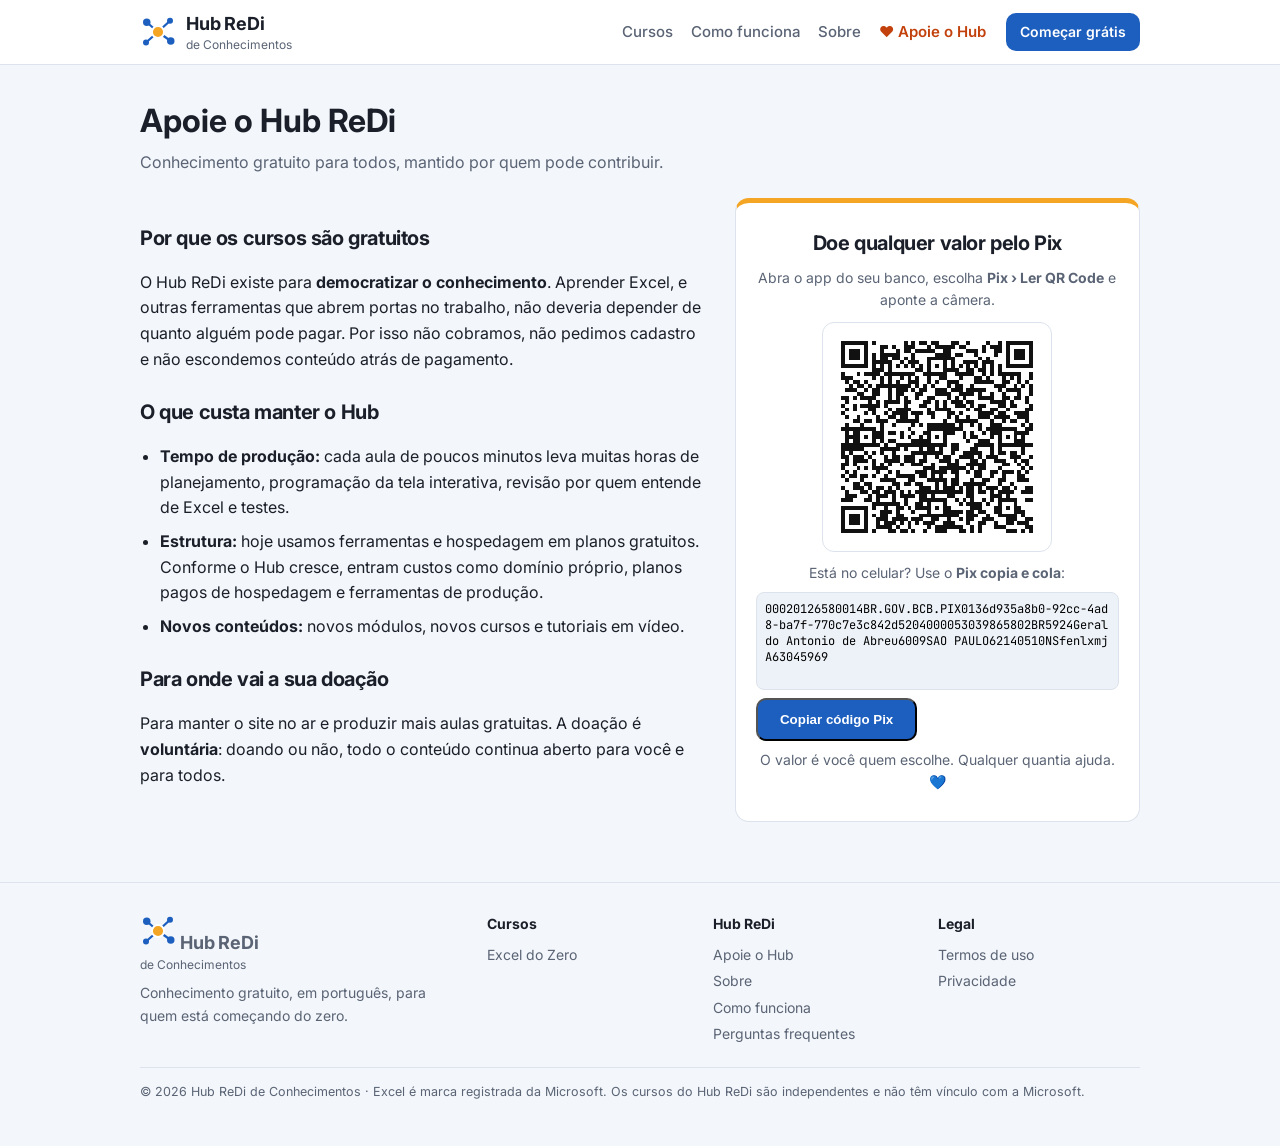
<file: apoie.html>
<!DOCTYPE html>
<html lang="pt-BR">
<head>
<meta charset="utf-8">
<meta name="viewport" content="width=device-width, initial-scale=1">
<title>Apoie o Hub ReDi | Doe qualquer valor e mantenha o conhecimento gratuito</title>
<meta name="description" content="O Hub ReDi oferece cursos gratuitos para quem está começando do zero. Apoie com uma doação de qualquer valor pelo Pix.">
<link rel="canonical" href="https://hub-redi.netlify.app/apoie">
<meta property="og:type" content="website">
<meta property="og:locale" content="pt_BR">
<meta property="og:site_name" content="Hub ReDi de Conhecimentos">
<meta property="og:title" content="Apoie o Hub ReDi | Doe qualquer valor e mantenha o conhecimento gratuito">
<meta property="og:description" content="O Hub ReDi oferece cursos gratuitos para quem está começando do zero. Apoie com uma doação de qualquer valor pelo Pix.">
<meta property="og:url" content="https://hub-redi.netlify.app/apoie">
<link rel="icon" href="/favicon.svg" type="image/svg+xml">
<link rel="preconnect" href="https://fonts.googleapis.com">
<link href="https://fonts.googleapis.com/css2?family=Inter:wght@400;500;600;700&family=JetBrains+Mono:wght@400;600&family=Caveat:wght@500;700&display=swap" rel="stylesheet">
<style>:root{--bg:#f3f6fa;--card:#fff;--ink:#1a1f29;--muted:#5a6475;--line:#dde3ec;--soft:#edf2f8;--acc:#1d5fbf;--acc-2:#164b98;--acc-soft:#e2ecfa;--sol:#f5a524;--ok:#15803d}
*{box-sizing:border-box}
html,body{margin:0;background:var(--bg);color:var(--ink);font:16px/1.6 Inter,system-ui,sans-serif}
a{color:var(--acc)}
.wrap{max-width:1040px;margin:0 auto;padding:0 20px}
.topo{background:#fff;border-bottom:1px solid var(--line)}
.topo .wrap{display:flex;align-items:center;gap:12px;height:64px}
.marca-hub{display:flex;align-items:center;gap:10px;text-decoration:none;color:var(--ink)}
.marca-hub svg{width:36px;height:36px}
.marca-hub b{font-size:18px;letter-spacing:-.01em}
.marca-hub small{display:block;font-size:12px;color:var(--muted);margin-top:-3px}
.topo nav{margin-left:auto;display:flex;gap:18px;font-size:15px}
.topo nav a{text-decoration:none;color:var(--muted);font-weight:500}
.topo nav a:hover{color:var(--acc)}
.heroi{padding-top:64px;padding-bottom:48px}
.heroi h1{font-size:clamp(30px,4.6vw,46px);line-height:1.12;letter-spacing:-.025em;margin:0 0 16px;max-width:760px}
.heroi h1 em{font-style:normal;color:var(--acc)}
.heroi p{font-size:18px;color:var(--muted);max-width:680px;margin:0 0 26px}
.btn{display:inline-block;background:var(--acc);color:#fff;text-decoration:none;padding:12px 22px;border-radius:10px;font-weight:600}
.btn:hover{background:var(--acc-2)}
.btn.sec{background:#fff;color:var(--acc);border:1px solid var(--line);margin-left:8px}
.selos{display:flex;gap:10px;flex-wrap:wrap;margin-top:22px}
.selos span{background:#fff;border:1px solid var(--line);border-radius:30px;padding:5px 14px;font-size:14px;color:var(--muted)}
section{padding:34px 0}
h2{font-size:26px;letter-spacing:-.02em;margin:0 0 6px}
.sub{color:var(--muted);margin:0 0 22px}
.grade4{display:grid;grid-template-columns:repeat(auto-fit,minmax(220px,1fr));gap:14px}
.card{background:#fff;border:1px solid var(--line);border-radius:14px;padding:20px}
.card h3{margin:6px 0 6px;font-size:17px}
.card p{margin:0;color:var(--muted);font-size:15px}
.ico{font-size:24px}
.trilha{display:grid;grid-template-columns:1.3fr 1fr;gap:20px;align-items:center;border-left:5px solid var(--acc)}
@media (max-width:760px){.trilha{grid-template-columns:1fr}.topo nav{display:none}}
.trilha h3{font-size:24px;margin:4px 0 8px}
.etq{display:inline-block;font-size:12px;font-weight:700;letter-spacing:.06em;text-transform:uppercase;color:var(--ok);background:#e5f6eb;border-radius:6px;padding:2px 8px}
.lista-mods{margin:0;padding:0;list-style:none;font-size:15px}
.lista-mods li{padding:6px 0;border-bottom:1px dashed var(--line);color:var(--muted)}
.lista-mods li b{color:var(--ink)}
.caps{display:grid;gap:10px}
.cap{display:grid;grid-template-columns:110px 1fr auto;align-items:center;gap:12px;background:#fff;border:1px solid var(--line);border-radius:12px;padding:14px 16px;text-decoration:none;color:var(--ink)}
.cap:hover{border-color:var(--acc);box-shadow:0 4px 14px rgba(29,95,191,.08)}
.cap .num{font-weight:700;color:var(--acc);font-size:14px}
.cap .tt{font-weight:600}
.cap .min{color:var(--muted);font-size:14px}
.fases4{display:grid;grid-template-columns:repeat(auto-fit,minmax(200px,1fr));gap:12px}
.fases4 .card b{display:block;color:var(--acc);font-size:12px;letter-spacing:.06em;text-transform:uppercase}
.rodape{border-top:1px solid var(--line);margin-top:30px;padding:26px 0 40px;color:var(--muted);font-size:14px}
.rodape p{margin:4px 0}
.migalha{font-size:14px;color:var(--muted);padding-top:22px}
.migalha a{text-decoration:none}
/* ---------- portal ---------- */
.hide{display:none!important}
.topo .btn.peq{padding:8px 14px;font-size:14px;margin-left:8px}
@media (max-width:760px){.topo .btn.peq{margin-left:auto}}
.topo nav a.on{color:var(--acc)}
.heroi-fundo{background:linear-gradient(180deg,#e7effb 0%,var(--bg) 100%);border-bottom:1px solid var(--line)}
.busca{display:flex;gap:8px;max-width:620px;background:#fff;border:1px solid var(--line);border-radius:12px;padding:6px;box-shadow:0 6px 24px rgba(29,95,191,.08)}
.busca input{flex:1;border:0;outline:0;font:16px Inter,sans-serif;padding:8px 10px;min-width:0;background:transparent}
.busca .btn{padding:10px 18px}
.catalogo{display:grid;grid-template-columns:repeat(auto-fill,minmax(290px,1fr));gap:18px}
.curso-card{display:flex;flex-direction:column;background:#fff;border:1px solid var(--line);border-radius:14px;overflow:hidden;text-decoration:none;color:var(--ink);transition:transform .15s,box-shadow .15s}
.curso-card:hover{transform:translateY(-3px);box-shadow:0 10px 28px rgba(20,40,80,.12)}
.capa svg{display:block;width:100%;height:auto}
.curso-card .corpo{padding:16px 18px 18px;display:flex;flex-direction:column;gap:8px;flex:1}
.curso-card h3{margin:0;font-size:19px}
.curso-card p{margin:0;color:var(--muted);font-size:14.5px}
.area{font-size:12px;font-weight:700;letter-spacing:.05em;text-transform:uppercase;color:var(--acc)}
.meta{display:flex;gap:12px;flex-wrap:wrap;font-size:13.5px;color:var(--muted)}
.prog small{font-size:12.5px;color:var(--ok);font-weight:600}
.pbar{height:6px;background:var(--line);border-radius:6px;overflow:hidden;margin:2px 0 3px}
.pbar i{display:block;height:100%;background:var(--ok);width:0}
.rodape-card{display:flex;justify-content:space-between;align-items:center;margin-top:auto;padding-top:6px}
.gratis{font-weight:700;color:var(--ok);background:#e5f6eb;border-radius:6px;padding:2px 10px;font-size:14px}
.ir{font-weight:700;color:var(--acc)}
.vazio{color:var(--muted)}
.sobre p{font-size:16px;margin-top:8px}
.faq{display:grid;gap:10px;max-width:820px}
.faq details{background:#fff;border:1px solid var(--line);border-radius:12px;padding:14px 18px}
.faq summary{cursor:pointer;font-weight:600}
.faq details p{margin:10px 0 0;color:var(--muted)}
/* ---------- página do curso ---------- */
.curso-topo{background:#13294b;color:#fff;padding:0 0 40px}
.curso-topo .migalha{color:#b9c7de}
.curso-topo .migalha a{color:#dbe7fb}
.curso-heroi{display:grid;grid-template-columns:1.5fr 1fr;gap:30px;align-items:start;padding-top:18px}
@media (max-width:860px){.curso-heroi{grid-template-columns:1fr}}
.curso-heroi h1{font-size:clamp(26px,3.6vw,38px);line-height:1.15;letter-spacing:-.02em;margin:8px 0 14px}
.curso-heroi h1 em{font-style:normal;color:var(--sol)}
.curso-heroi .area{color:#9cc0f5}
.curso-heroi .lead{font-size:17px;color:#d6e0f0;margin:0 0 16px}
.meta.claro{color:#d6e0f0;font-size:14.5px}
.caixa-curso{background:#fff;color:var(--ink);border-radius:14px;overflow:hidden;box-shadow:0 14px 40px rgba(0,0,0,.25)}
.cc-corpo{padding:18px;display:grid;gap:12px}
.gratis.grande{font-size:24px;justify-self:start;padding:2px 14px}
.btn.cheio{display:block;text-align:center}
.caixa-curso .ir{color:#fff}
.inclui{list-style:none;margin:0;padding:0;font-size:14px;color:var(--muted);display:grid;gap:4px}
.curso-corpo{display:grid;gap:26px;padding-top:30px;padding-bottom:20px}
.curso-corpo section{padding:0}
.curso-corpo section.card{padding:22px}
.check2{display:grid;grid-template-columns:1fr 1fr;gap:8px 24px;list-style:none;padding:0;margin:10px 0 0}
@media (max-width:700px){.check2{grid-template-columns:1fr}}
.check2 li::before{content:"✓  ";color:var(--ok);font-weight:700}
.modulo{background:#fff;border:1px solid var(--line);border-radius:14px;overflow:hidden;margin-bottom:12px}
.modulo summary{cursor:pointer;padding:16px 18px;background:#f7f9fc;border-bottom:1px solid var(--line);list-style:none}
.modulo summary::-webkit-details-marker{display:none}
.modulo summary span{display:flex;justify-content:space-between;gap:10px;flex-wrap:wrap}
.modulo summary small{color:var(--muted)}
.mdesc{margin:12px 18px;color:var(--muted);font-size:15px}
.aula{display:grid;grid-template-columns:26px 100px 1fr auto;gap:10px;align-items:center;padding:12px 18px;border-top:1px solid var(--soft);text-decoration:none;color:var(--ink)}
.aula:hover{background:#f4f8fe}
.aula .ck{width:18px;height:18px;border-radius:50%;border:2px solid #b8c3d3}
.aula.feita .ck{background:var(--ok);border-color:var(--ok);box-shadow:inset 0 0 0 3px #fff}
.aula .num{font-weight:700;color:var(--acc);font-size:14px}
.aula .tt{font-weight:500}
.aula .min{color:var(--muted);font-size:14px}
@media (max-width:600px){.aula{grid-template-columns:22px 1fr auto}.aula .num{display:none}}
.duas{display:grid;grid-template-columns:1fr 1fr;gap:18px}
@media (max-width:760px){.duas{grid-template-columns:1fr}}
.duas ul{margin:8px 0 0;padding-left:20px;color:var(--muted)}
.duas h2,.curso-corpo h2{font-size:22px}
/* ---------- rodapé e páginas de texto ---------- */
.rodape .cols{display:grid;grid-template-columns:1.6fr 1fr 1fr 1fr;gap:24px;margin-bottom:18px}
@media (max-width:760px){.rodape .cols{grid-template-columns:1fr 1fr}}
.rodape h4{margin:4px 0 8px;color:var(--ink);font-size:14px}
.rodape .cols a{display:block;text-decoration:none;color:var(--muted);margin:4px 0}
.rodape .cols a:hover{color:var(--acc)}
.rodape .cols p{margin:8px 0 0}
.rodape .mini{font-size:12.5px;border-top:1px solid var(--line);padding-top:14px}
.texto{max-width:780px;padding-top:30px;padding-bottom:30px}
.texto h1{font-size:32px;margin:0 0 4px}
.texto h2{font-size:20px;margin:24px 0 6px}
/* ---------- apoie ---------- */
.topo nav a.apoie{color:#c2410c;font-weight:600}
.apoie-faixa{display:flex;gap:20px;align-items:center;justify-content:space-between;flex-wrap:wrap;border-left:5px solid var(--sol)}
.apoie-faixa h2{margin:0 0 4px}
.apoie-faixa p{margin:0;color:var(--muted);max-width:680px}
.apoie-grade{display:grid;grid-template-columns:1.4fr 1fr;gap:28px;align-items:start}
@media (max-width:820px){.apoie-grade{grid-template-columns:1fr}}
.custos{padding-left:20px}.custos li{margin:8px 0}
.pix{text-align:center;border-top:5px solid var(--sol)}
.pix h2{margin-top:4px}
.pix .qr{width:230px;max-width:80%;margin:10px auto;padding:10px;background:#fff;border:1px solid var(--line);border-radius:12px}
.pix .qr svg{display:block;width:100%;height:auto}
.pix textarea{width:100%;font:12px "JetBrains Mono",monospace;padding:8px;border:1px solid var(--line);border-radius:8px;resize:none;word-break:break-all;background:var(--soft)}
.pix .mini{font-size:14px;color:var(--muted);margin:8px 0}
.texto.largo{max-width:1040px}
.marca a{color:var(--acc)}
.so-cel{display:none}
@media (max-width:760px){.topo nav{display:flex;margin-left:auto}.topo nav a:not(.apoie){display:none}.topo .btn.peq{margin-left:10px}.so-cel{display:inline}}
@media (max-width:760px){.topo .btn.peq{display:none}.topo nav a{white-space:nowrap}.marca-hub small{white-space:nowrap}}
.apoio-cartao{border-top:1px solid var(--line);padding-top:12px;display:grid;gap:10px}
.apoio-cartao p{margin:0;font-size:13.5px;color:var(--muted);line-height:1.5}
.apoio-cartao p b{color:var(--ink)}
.btn-apoio{display:block;text-align:center;border:2px solid var(--sol);color:#b45309;background:#fff8eb;border-radius:10px;padding:9px 14px;font-weight:700;text-decoration:none}
.btn-apoio:hover{background:var(--sol);color:#fff}
</style>
</head>
<body>
<header class="topo"><div class="wrap">
  <a class="marca-hub" href="/"><svg xmlns="http://www.w3.org/2000/svg" viewBox="0 0 48 48" width="40" height="40" role="img" aria-label="Hub ReDi"><g stroke="#1d5fbf" stroke-width="3" stroke-linecap="round"><line x1="24" y1="24" x2="9" y2="11"/><line x1="24" y1="24" x2="40" y2="9"/><line x1="24" y1="24" x2="41" y2="36"/><line x1="24" y1="24" x2="8" y2="38"/></g><g fill="#1d5fbf"><circle cx="9" cy="11" r="5"/><circle cx="40" cy="9" r="4"/><circle cx="41" cy="36" r="5"/><circle cx="8" cy="38" r="4"/></g><circle cx="24" cy="24" r="8" fill="#f5a524" stroke="#fff" stroke-width="2.5"/></svg>
<span><b>Hub ReDi</b><small>de Conhecimentos</small></span></a>
  <nav><a href="/#cursos">Cursos</a><a href="/#como">Como funciona</a><a href="/#sobre">Sobre</a><a class="apoie" href="/apoie">♥ Apoie o Hub</a></nav>
  <a class="btn peq" href="/#cursos">Começar grátis</a>
</div></header>
<main class="wrap texto largo">
<h1>Apoie o Hub ReDi</h1>
<p class="sub">Conhecimento gratuito para todos, mantido por quem pode contribuir. <a class="so-cel" href="#doar">Ir direto para o Pix ↓</a></p>
<div class="apoie-grade">
  <div>
    <h2>Por que os cursos são gratuitos</h2>
    <p>O Hub ReDi existe para <b>democratizar o conhecimento</b>. Aprender Excel, e outras ferramentas que abrem portas no trabalho, não deveria depender de quanto alguém pode pagar. Por isso não cobramos, não pedimos cadastro e não escondemos conteúdo atrás de pagamento.</p>
    <h2>O que custa manter o Hub</h2>
    <ul class="custos">
      <li><b>Tempo de produção:</b> cada aula de poucos minutos leva muitas horas de planejamento, programação da tela interativa, revisão por quem entende de Excel e testes.</li>
      <li><b>Estrutura:</b> hoje usamos ferramentas e hospedagem em planos gratuitos. Conforme o Hub cresce, entram custos como domínio próprio, planos pagos de hospedagem e ferramentas de produção.</li>
      <li><b>Novos conteúdos:</b> novos módulos, novos cursos e tutoriais em vídeo.</li>
    </ul>
    <h2>Para onde vai a sua doação</h2>
    <p>Para manter o site no ar e produzir mais aulas gratuitas. A doação é <b>voluntária</b>: doando ou não, todo o conteúdo continua aberto para você e para todos.</p>
  </div>
  <div class="card pix" id="doar">
    <h2>Doe qualquer valor pelo Pix</h2>
    <p class="mini">Abra o app do seu banco, escolha <b>Pix › Ler QR Code</b> e aponte a câmera.</p>
    <div class="qr"><svg xmlns="http://www.w3.org/2000/svg" viewBox="0 0 53 53" shape-rendering="crispEdges" role="img" aria-label="QR Code Pix para doação ao Hub ReDi"><rect width="53" height="53" fill="#fff"/><g fill="#111"><rect x="2" y="2" width="1" height="1"/><rect x="3" y="2" width="1" height="1"/><rect x="4" y="2" width="1" height="1"/><rect x="5" y="2" width="1" height="1"/><rect x="6" y="2" width="1" height="1"/><rect x="7" y="2" width="1" height="1"/><rect x="8" y="2" width="1" height="1"/><rect x="10" y="2" width="1" height="1"/><rect x="18" y="2" width="1" height="1"/><rect x="20" y="2" width="1" height="1"/><rect x="22" y="2" width="1" height="1"/><rect x="23" y="2" width="1" height="1"/><rect x="25" y="2" width="1" height="1"/><rect x="26" y="2" width="1" height="1"/><rect x="30" y="2" width="1" height="1"/><rect x="31" y="2" width="1" height="1"/><rect x="34" y="2" width="1" height="1"/><rect x="39" y="2" width="1" height="1"/><rect x="42" y="2" width="1" height="1"/><rect x="44" y="2" width="1" height="1"/><rect x="45" y="2" width="1" height="1"/><rect x="46" y="2" width="1" height="1"/><rect x="47" y="2" width="1" height="1"/><rect x="48" y="2" width="1" height="1"/><rect x="49" y="2" width="1" height="1"/><rect x="50" y="2" width="1" height="1"/><rect x="2" y="3" width="1" height="1"/><rect x="8" y="3" width="1" height="1"/><rect x="12" y="3" width="1" height="1"/><rect x="13" y="3" width="1" height="1"/><rect x="15" y="3" width="1" height="1"/><rect x="18" y="3" width="1" height="1"/><rect x="19" y="3" width="1" height="1"/><rect x="20" y="3" width="1" height="1"/><rect x="24" y="3" width="1" height="1"/><rect x="26" y="3" width="1" height="1"/><rect x="27" y="3" width="1" height="1"/><rect x="28" y="3" width="1" height="1"/><rect x="29" y="3" width="1" height="1"/><rect x="30" y="3" width="1" height="1"/><rect x="32" y="3" width="1" height="1"/><rect x="33" y="3" width="1" height="1"/><rect x="38" y="3" width="1" height="1"/><rect x="40" y="3" width="1" height="1"/><rect x="41" y="3" width="1" height="1"/><rect x="42" y="3" width="1" height="1"/><rect x="44" y="3" width="1" height="1"/><rect x="50" y="3" width="1" height="1"/><rect x="2" y="4" width="1" height="1"/><rect x="4" y="4" width="1" height="1"/><rect x="5" y="4" width="1" height="1"/><rect x="6" y="4" width="1" height="1"/><rect x="8" y="4" width="1" height="1"/><rect x="12" y="4" width="1" height="1"/><rect x="16" y="4" width="1" height="1"/><rect x="18" y="4" width="1" height="1"/><rect x="19" y="4" width="1" height="1"/><rect x="21" y="4" width="1" height="1"/><rect x="22" y="4" width="1" height="1"/><rect x="23" y="4" width="1" height="1"/><rect x="24" y="4" width="1" height="1"/><rect x="25" y="4" width="1" height="1"/><rect x="28" y="4" width="1" height="1"/><rect x="29" y="4" width="1" height="1"/><rect x="34" y="4" width="1" height="1"/><rect x="35" y="4" width="1" height="1"/><rect x="36" y="4" width="1" height="1"/><rect x="38" y="4" width="1" height="1"/><rect x="41" y="4" width="1" height="1"/><rect x="42" y="4" width="1" height="1"/><rect x="44" y="4" width="1" height="1"/><rect x="46" y="4" width="1" height="1"/><rect x="47" y="4" width="1" height="1"/><rect x="48" y="4" width="1" height="1"/><rect x="50" y="4" width="1" height="1"/><rect x="2" y="5" width="1" height="1"/><rect x="4" y="5" width="1" height="1"/><rect x="5" y="5" width="1" height="1"/><rect x="6" y="5" width="1" height="1"/><rect x="8" y="5" width="1" height="1"/><rect x="10" y="5" width="1" height="1"/><rect x="12" y="5" width="1" height="1"/><rect x="13" y="5" width="1" height="1"/><rect x="14" y="5" width="1" height="1"/><rect x="15" y="5" width="1" height="1"/><rect x="16" y="5" width="1" height="1"/><rect x="20" y="5" width="1" height="1"/><rect x="26" y="5" width="1" height="1"/><rect x="27" y="5" width="1" height="1"/><rect x="28" y="5" width="1" height="1"/><rect x="29" y="5" width="1" height="1"/><rect x="31" y="5" width="1" height="1"/><rect x="32" y="5" width="1" height="1"/><rect x="36" y="5" width="1" height="1"/><rect x="41" y="5" width="1" height="1"/><rect x="44" y="5" width="1" height="1"/><rect x="46" y="5" width="1" height="1"/><rect x="47" y="5" width="1" height="1"/><rect x="48" y="5" width="1" height="1"/><rect x="50" y="5" width="1" height="1"/><rect x="2" y="6" width="1" height="1"/><rect x="4" y="6" width="1" height="1"/><rect x="5" y="6" width="1" height="1"/><rect x="6" y="6" width="1" height="1"/><rect x="8" y="6" width="1" height="1"/><rect x="10" y="6" width="1" height="1"/><rect x="12" y="6" width="1" height="1"/><rect x="13" y="6" width="1" height="1"/><rect x="15" y="6" width="1" height="1"/><rect x="16" y="6" width="1" height="1"/><rect x="18" y="6" width="1" height="1"/><rect x="20" y="6" width="1" height="1"/><rect x="24" y="6" width="1" height="1"/><rect x="25" y="6" width="1" height="1"/><rect x="26" y="6" width="1" height="1"/><rect x="27" y="6" width="1" height="1"/><rect x="28" y="6" width="1" height="1"/><rect x="29" y="6" width="1" height="1"/><rect x="30" y="6" width="1" height="1"/><rect x="37" y="6" width="1" height="1"/><rect x="39" y="6" width="1" height="1"/><rect x="44" y="6" width="1" height="1"/><rect x="46" y="6" width="1" height="1"/><rect x="47" y="6" width="1" height="1"/><rect x="48" y="6" width="1" height="1"/><rect x="50" y="6" width="1" height="1"/><rect x="2" y="7" width="1" height="1"/><rect x="8" y="7" width="1" height="1"/><rect x="10" y="7" width="1" height="1"/><rect x="11" y="7" width="1" height="1"/><rect x="12" y="7" width="1" height="1"/><rect x="13" y="7" width="1" height="1"/><rect x="14" y="7" width="1" height="1"/><rect x="17" y="7" width="1" height="1"/><rect x="19" y="7" width="1" height="1"/><rect x="20" y="7" width="1" height="1"/><rect x="21" y="7" width="1" height="1"/><rect x="24" y="7" width="1" height="1"/><rect x="28" y="7" width="1" height="1"/><rect x="30" y="7" width="1" height="1"/><rect x="33" y="7" width="1" height="1"/><rect x="34" y="7" width="1" height="1"/><rect x="35" y="7" width="1" height="1"/><rect x="36" y="7" width="1" height="1"/><rect x="38" y="7" width="1" height="1"/><rect x="39" y="7" width="1" height="1"/><rect x="40" y="7" width="1" height="1"/><rect x="44" y="7" width="1" height="1"/><rect x="50" y="7" width="1" height="1"/><rect x="2" y="8" width="1" height="1"/><rect x="3" y="8" width="1" height="1"/><rect x="4" y="8" width="1" height="1"/><rect x="5" y="8" width="1" height="1"/><rect x="6" y="8" width="1" height="1"/><rect x="7" y="8" width="1" height="1"/><rect x="8" y="8" width="1" height="1"/><rect x="10" y="8" width="1" height="1"/><rect x="12" y="8" width="1" height="1"/><rect x="14" y="8" width="1" height="1"/><rect x="16" y="8" width="1" height="1"/><rect x="18" y="8" width="1" height="1"/><rect x="20" y="8" width="1" height="1"/><rect x="22" y="8" width="1" height="1"/><rect x="24" y="8" width="1" height="1"/><rect x="26" y="8" width="1" height="1"/><rect x="28" y="8" width="1" height="1"/><rect x="30" y="8" width="1" height="1"/><rect x="32" y="8" width="1" height="1"/><rect x="34" y="8" width="1" height="1"/><rect x="36" y="8" width="1" height="1"/><rect x="38" y="8" width="1" height="1"/><rect x="40" y="8" width="1" height="1"/><rect x="42" y="8" width="1" height="1"/><rect x="44" y="8" width="1" height="1"/><rect x="45" y="8" width="1" height="1"/><rect x="46" y="8" width="1" height="1"/><rect x="47" y="8" width="1" height="1"/><rect x="48" y="8" width="1" height="1"/><rect x="49" y="8" width="1" height="1"/><rect x="50" y="8" width="1" height="1"/><rect x="10" y="9" width="1" height="1"/><rect x="11" y="9" width="1" height="1"/><rect x="12" y="9" width="1" height="1"/><rect x="14" y="9" width="1" height="1"/><rect x="21" y="9" width="1" height="1"/><rect x="22" y="9" width="1" height="1"/><rect x="24" y="9" width="1" height="1"/><rect x="28" y="9" width="1" height="1"/><rect x="29" y="9" width="1" height="1"/><rect x="30" y="9" width="1" height="1"/><rect x="31" y="9" width="1" height="1"/><rect x="34" y="9" width="1" height="1"/><rect x="35" y="9" width="1" height="1"/><rect x="37" y="9" width="1" height="1"/><rect x="38" y="9" width="1" height="1"/><rect x="40" y="9" width="1" height="1"/><rect x="42" y="9" width="1" height="1"/><rect x="2" y="10" width="1" height="1"/><rect x="6" y="10" width="1" height="1"/><rect x="8" y="10" width="1" height="1"/><rect x="9" y="10" width="1" height="1"/><rect x="10" y="10" width="1" height="1"/><rect x="11" y="10" width="1" height="1"/><rect x="13" y="10" width="1" height="1"/><rect x="14" y="10" width="1" height="1"/><rect x="15" y="10" width="1" height="1"/><rect x="16" y="10" width="1" height="1"/><rect x="17" y="10" width="1" height="1"/><rect x="18" y="10" width="1" height="1"/><rect x="19" y="10" width="1" height="1"/><rect x="20" y="10" width="1" height="1"/><rect x="23" y="10" width="1" height="1"/><rect x="24" y="10" width="1" height="1"/><rect x="25" y="10" width="1" height="1"/><rect x="26" y="10" width="1" height="1"/><rect x="27" y="10" width="1" height="1"/><rect x="28" y="10" width="1" height="1"/><rect x="31" y="10" width="1" height="1"/><rect x="32" y="10" width="1" height="1"/><rect x="33" y="10" width="1" height="1"/><rect x="34" y="10" width="1" height="1"/><rect x="35" y="10" width="1" height="1"/><rect x="38" y="10" width="1" height="1"/><rect x="40" y="10" width="1" height="1"/><rect x="42" y="10" width="1" height="1"/><rect x="43" y="10" width="1" height="1"/><rect x="44" y="10" width="1" height="1"/><rect x="45" y="10" width="1" height="1"/><rect x="46" y="10" width="1" height="1"/><rect x="47" y="10" width="1" height="1"/><rect x="50" y="10" width="1" height="1"/><rect x="2" y="11" width="1" height="1"/><rect x="3" y="11" width="1" height="1"/><rect x="4" y="11" width="1" height="1"/><rect x="10" y="11" width="1" height="1"/><rect x="12" y="11" width="1" height="1"/><rect x="14" y="11" width="1" height="1"/><rect x="17" y="11" width="1" height="1"/><rect x="19" y="11" width="1" height="1"/><rect x="21" y="11" width="1" height="1"/><rect x="24" y="11" width="1" height="1"/><rect x="27" y="11" width="1" height="1"/><rect x="28" y="11" width="1" height="1"/><rect x="32" y="11" width="1" height="1"/><rect x="36" y="11" width="1" height="1"/><rect x="37" y="11" width="1" height="1"/><rect x="39" y="11" width="1" height="1"/><rect x="43" y="11" width="1" height="1"/><rect x="45" y="11" width="1" height="1"/><rect x="47" y="11" width="1" height="1"/><rect x="50" y="11" width="1" height="1"/><rect x="3" y="12" width="1" height="1"/><rect x="5" y="12" width="1" height="1"/><rect x="6" y="12" width="1" height="1"/><rect x="8" y="12" width="1" height="1"/><rect x="12" y="12" width="1" height="1"/><rect x="14" y="12" width="1" height="1"/><rect x="16" y="12" width="1" height="1"/><rect x="19" y="12" width="1" height="1"/><rect x="20" y="12" width="1" height="1"/><rect x="21" y="12" width="1" height="1"/><rect x="24" y="12" width="1" height="1"/><rect x="26" y="12" width="1" height="1"/><rect x="29" y="12" width="1" height="1"/><rect x="30" y="12" width="1" height="1"/><rect x="31" y="12" width="1" height="1"/><rect x="36" y="12" width="1" height="1"/><rect x="37" y="12" width="1" height="1"/><rect x="38" y="12" width="1" height="1"/><rect x="39" y="12" width="1" height="1"/><rect x="40" y="12" width="1" height="1"/><rect x="43" y="12" width="1" height="1"/><rect x="44" y="12" width="1" height="1"/><rect x="47" y="12" width="1" height="1"/><rect x="49" y="12" width="1" height="1"/><rect x="4" y="13" width="1" height="1"/><rect x="6" y="13" width="1" height="1"/><rect x="7" y="13" width="1" height="1"/><rect x="9" y="13" width="1" height="1"/><rect x="11" y="13" width="1" height="1"/><rect x="12" y="13" width="1" height="1"/><rect x="13" y="13" width="1" height="1"/><rect x="14" y="13" width="1" height="1"/><rect x="15" y="13" width="1" height="1"/><rect x="16" y="13" width="1" height="1"/><rect x="17" y="13" width="1" height="1"/><rect x="18" y="13" width="1" height="1"/><rect x="19" y="13" width="1" height="1"/><rect x="21" y="13" width="1" height="1"/><rect x="23" y="13" width="1" height="1"/><rect x="25" y="13" width="1" height="1"/><rect x="29" y="13" width="1" height="1"/><rect x="31" y="13" width="1" height="1"/><rect x="32" y="13" width="1" height="1"/><rect x="35" y="13" width="1" height="1"/><rect x="41" y="13" width="1" height="1"/><rect x="42" y="13" width="1" height="1"/><rect x="43" y="13" width="1" height="1"/><rect x="46" y="13" width="1" height="1"/><rect x="48" y="13" width="1" height="1"/><rect x="50" y="13" width="1" height="1"/><rect x="3" y="14" width="1" height="1"/><rect x="4" y="14" width="1" height="1"/><rect x="5" y="14" width="1" height="1"/><rect x="8" y="14" width="1" height="1"/><rect x="10" y="14" width="1" height="1"/><rect x="11" y="14" width="1" height="1"/><rect x="14" y="14" width="1" height="1"/><rect x="16" y="14" width="1" height="1"/><rect x="17" y="14" width="1" height="1"/><rect x="18" y="14" width="1" height="1"/><rect x="20" y="14" width="1" height="1"/><rect x="22" y="14" width="1" height="1"/><rect x="23" y="14" width="1" height="1"/><rect x="26" y="14" width="1" height="1"/><rect x="27" y="14" width="1" height="1"/><rect x="28" y="14" width="1" height="1"/><rect x="30" y="14" width="1" height="1"/><rect x="31" y="14" width="1" height="1"/><rect x="32" y="14" width="1" height="1"/><rect x="34" y="14" width="1" height="1"/><rect x="35" y="14" width="1" height="1"/><rect x="36" y="14" width="1" height="1"/><rect x="37" y="14" width="1" height="1"/><rect x="38" y="14" width="1" height="1"/><rect x="42" y="14" width="1" height="1"/><rect x="44" y="14" width="1" height="1"/><rect x="45" y="14" width="1" height="1"/><rect x="46" y="14" width="1" height="1"/><rect x="47" y="14" width="1" height="1"/><rect x="50" y="14" width="1" height="1"/><rect x="6" y="15" width="1" height="1"/><rect x="7" y="15" width="1" height="1"/><rect x="10" y="15" width="1" height="1"/><rect x="11" y="15" width="1" height="1"/><rect x="14" y="15" width="1" height="1"/><rect x="16" y="15" width="1" height="1"/><rect x="17" y="15" width="1" height="1"/><rect x="21" y="15" width="1" height="1"/><rect x="22" y="15" width="1" height="1"/><rect x="26" y="15" width="1" height="1"/><rect x="27" y="15" width="1" height="1"/><rect x="28" y="15" width="1" height="1"/><rect x="29" y="15" width="1" height="1"/><rect x="32" y="15" width="1" height="1"/><rect x="33" y="15" width="1" height="1"/><rect x="34" y="15" width="1" height="1"/><rect x="35" y="15" width="1" height="1"/><rect x="37" y="15" width="1" height="1"/><rect x="40" y="15" width="1" height="1"/><rect x="43" y="15" width="1" height="1"/><rect x="47" y="15" width="1" height="1"/><rect x="50" y="15" width="1" height="1"/><rect x="2" y="16" width="1" height="1"/><rect x="3" y="16" width="1" height="1"/><rect x="5" y="16" width="1" height="1"/><rect x="7" y="16" width="1" height="1"/><rect x="8" y="16" width="1" height="1"/><rect x="9" y="16" width="1" height="1"/><rect x="10" y="16" width="1" height="1"/><rect x="14" y="16" width="1" height="1"/><rect x="16" y="16" width="1" height="1"/><rect x="18" y="16" width="1" height="1"/><rect x="21" y="16" width="1" height="1"/><rect x="24" y="16" width="1" height="1"/><rect x="25" y="16" width="1" height="1"/><rect x="29" y="16" width="1" height="1"/><rect x="31" y="16" width="1" height="1"/><rect x="33" y="16" width="1" height="1"/><rect x="37" y="16" width="1" height="1"/><rect x="38" y="16" width="1" height="1"/><rect x="39" y="16" width="1" height="1"/><rect x="40" y="16" width="1" height="1"/><rect x="43" y="16" width="1" height="1"/><rect x="44" y="16" width="1" height="1"/><rect x="46" y="16" width="1" height="1"/><rect x="47" y="16" width="1" height="1"/><rect x="49" y="16" width="1" height="1"/><rect x="3" y="17" width="1" height="1"/><rect x="9" y="17" width="1" height="1"/><rect x="11" y="17" width="1" height="1"/><rect x="13" y="17" width="1" height="1"/><rect x="14" y="17" width="1" height="1"/><rect x="15" y="17" width="1" height="1"/><rect x="16" y="17" width="1" height="1"/><rect x="18" y="17" width="1" height="1"/><rect x="19" y="17" width="1" height="1"/><rect x="23" y="17" width="1" height="1"/><rect x="24" y="17" width="1" height="1"/><rect x="26" y="17" width="1" height="1"/><rect x="28" y="17" width="1" height="1"/><rect x="30" y="17" width="1" height="1"/><rect x="31" y="17" width="1" height="1"/><rect x="32" y="17" width="1" height="1"/><rect x="34" y="17" width="1" height="1"/><rect x="35" y="17" width="1" height="1"/><rect x="40" y="17" width="1" height="1"/><rect x="41" y="17" width="1" height="1"/><rect x="42" y="17" width="1" height="1"/><rect x="43" y="17" width="1" height="1"/><rect x="45" y="17" width="1" height="1"/><rect x="49" y="17" width="1" height="1"/><rect x="2" y="18" width="1" height="1"/><rect x="5" y="18" width="1" height="1"/><rect x="7" y="18" width="1" height="1"/><rect x="8" y="18" width="1" height="1"/><rect x="9" y="18" width="1" height="1"/><rect x="10" y="18" width="1" height="1"/><rect x="11" y="18" width="1" height="1"/><rect x="13" y="18" width="1" height="1"/><rect x="18" y="18" width="1" height="1"/><rect x="22" y="18" width="1" height="1"/><rect x="23" y="18" width="1" height="1"/><rect x="26" y="18" width="1" height="1"/><rect x="28" y="18" width="1" height="1"/><rect x="31" y="18" width="1" height="1"/><rect x="32" y="18" width="1" height="1"/><rect x="33" y="18" width="1" height="1"/><rect x="35" y="18" width="1" height="1"/><rect x="37" y="18" width="1" height="1"/><rect x="38" y="18" width="1" height="1"/><rect x="42" y="18" width="1" height="1"/><rect x="43" y="18" width="1" height="1"/><rect x="45" y="18" width="1" height="1"/><rect x="46" y="18" width="1" height="1"/><rect x="50" y="18" width="1" height="1"/><rect x="3" y="19" width="1" height="1"/><rect x="5" y="19" width="1" height="1"/><rect x="9" y="19" width="1" height="1"/><rect x="10" y="19" width="1" height="1"/><rect x="14" y="19" width="1" height="1"/><rect x="16" y="19" width="1" height="1"/><rect x="17" y="19" width="1" height="1"/><rect x="18" y="19" width="1" height="1"/><rect x="19" y="19" width="1" height="1"/><rect x="24" y="19" width="1" height="1"/><rect x="26" y="19" width="1" height="1"/><rect x="27" y="19" width="1" height="1"/><rect x="28" y="19" width="1" height="1"/><rect x="29" y="19" width="1" height="1"/><rect x="34" y="19" width="1" height="1"/><rect x="36" y="19" width="1" height="1"/><rect x="37" y="19" width="1" height="1"/><rect x="40" y="19" width="1" height="1"/><rect x="41" y="19" width="1" height="1"/><rect x="44" y="19" width="1" height="1"/><rect x="49" y="19" width="1" height="1"/><rect x="50" y="19" width="1" height="1"/><rect x="2" y="20" width="1" height="1"/><rect x="8" y="20" width="1" height="1"/><rect x="10" y="20" width="1" height="1"/><rect x="13" y="20" width="1" height="1"/><rect x="15" y="20" width="1" height="1"/><rect x="16" y="20" width="1" height="1"/><rect x="17" y="20" width="1" height="1"/><rect x="18" y="20" width="1" height="1"/><rect x="20" y="20" width="1" height="1"/><rect x="21" y="20" width="1" height="1"/><rect x="22" y="20" width="1" height="1"/><rect x="24" y="20" width="1" height="1"/><rect x="25" y="20" width="1" height="1"/><rect x="29" y="20" width="1" height="1"/><rect x="30" y="20" width="1" height="1"/><rect x="32" y="20" width="1" height="1"/><rect x="37" y="20" width="1" height="1"/><rect x="38" y="20" width="1" height="1"/><rect x="39" y="20" width="1" height="1"/><rect x="40" y="20" width="1" height="1"/><rect x="42" y="20" width="1" height="1"/><rect x="43" y="20" width="1" height="1"/><rect x="46" y="20" width="1" height="1"/><rect x="47" y="20" width="1" height="1"/><rect x="48" y="20" width="1" height="1"/><rect x="49" y="20" width="1" height="1"/><rect x="3" y="21" width="1" height="1"/><rect x="6" y="21" width="1" height="1"/><rect x="11" y="21" width="1" height="1"/><rect x="14" y="21" width="1" height="1"/><rect x="15" y="21" width="1" height="1"/><rect x="17" y="21" width="1" height="1"/><rect x="18" y="21" width="1" height="1"/><rect x="21" y="21" width="1" height="1"/><rect x="25" y="21" width="1" height="1"/><rect x="29" y="21" width="1" height="1"/><rect x="31" y="21" width="1" height="1"/><rect x="34" y="21" width="1" height="1"/><rect x="37" y="21" width="1" height="1"/><rect x="38" y="21" width="1" height="1"/><rect x="39" y="21" width="1" height="1"/><rect x="41" y="21" width="1" height="1"/><rect x="42" y="21" width="1" height="1"/><rect x="43" y="21" width="1" height="1"/><rect x="44" y="21" width="1" height="1"/><rect x="47" y="21" width="1" height="1"/><rect x="48" y="21" width="1" height="1"/><rect x="49" y="21" width="1" height="1"/><rect x="5" y="22" width="1" height="1"/><rect x="6" y="22" width="1" height="1"/><rect x="8" y="22" width="1" height="1"/><rect x="9" y="22" width="1" height="1"/><rect x="11" y="22" width="1" height="1"/><rect x="12" y="22" width="1" height="1"/><rect x="13" y="22" width="1" height="1"/><rect x="16" y="22" width="1" height="1"/><rect x="17" y="22" width="1" height="1"/><rect x="18" y="22" width="1" height="1"/><rect x="19" y="22" width="1" height="1"/><rect x="20" y="22" width="1" height="1"/><rect x="21" y="22" width="1" height="1"/><rect x="28" y="22" width="1" height="1"/><rect x="31" y="22" width="1" height="1"/><rect x="32" y="22" width="1" height="1"/><rect x="33" y="22" width="1" height="1"/><rect x="34" y="22" width="1" height="1"/><rect x="35" y="22" width="1" height="1"/><rect x="36" y="22" width="1" height="1"/><rect x="40" y="22" width="1" height="1"/><rect x="43" y="22" width="1" height="1"/><rect x="45" y="22" width="1" height="1"/><rect x="46" y="22" width="1" height="1"/><rect x="49" y="22" width="1" height="1"/><rect x="3" y="23" width="1" height="1"/><rect x="7" y="23" width="1" height="1"/><rect x="12" y="23" width="1" height="1"/><rect x="15" y="23" width="1" height="1"/><rect x="20" y="23" width="1" height="1"/><rect x="22" y="23" width="1" height="1"/><rect x="24" y="23" width="1" height="1"/><rect x="25" y="23" width="1" height="1"/><rect x="26" y="23" width="1" height="1"/><rect x="27" y="23" width="1" height="1"/><rect x="28" y="23" width="1" height="1"/><rect x="29" y="23" width="1" height="1"/><rect x="30" y="23" width="1" height="1"/><rect x="32" y="23" width="1" height="1"/><rect x="35" y="23" width="1" height="1"/><rect x="37" y="23" width="1" height="1"/><rect x="40" y="23" width="1" height="1"/><rect x="41" y="23" width="1" height="1"/><rect x="42" y="23" width="1" height="1"/><rect x="48" y="23" width="1" height="1"/><rect x="50" y="23" width="1" height="1"/><rect x="2" y="24" width="1" height="1"/><rect x="3" y="24" width="1" height="1"/><rect x="4" y="24" width="1" height="1"/><rect x="5" y="24" width="1" height="1"/><rect x="6" y="24" width="1" height="1"/><rect x="7" y="24" width="1" height="1"/><rect x="8" y="24" width="1" height="1"/><rect x="9" y="24" width="1" height="1"/><rect x="10" y="24" width="1" height="1"/><rect x="12" y="24" width="1" height="1"/><rect x="19" y="24" width="1" height="1"/><rect x="24" y="24" width="1" height="1"/><rect x="25" y="24" width="1" height="1"/><rect x="26" y="24" width="1" height="1"/><rect x="27" y="24" width="1" height="1"/><rect x="28" y="24" width="1" height="1"/><rect x="29" y="24" width="1" height="1"/><rect x="30" y="24" width="1" height="1"/><rect x="31" y="24" width="1" height="1"/><rect x="32" y="24" width="1" height="1"/><rect x="37" y="24" width="1" height="1"/><rect x="39" y="24" width="1" height="1"/><rect x="40" y="24" width="1" height="1"/><rect x="41" y="24" width="1" height="1"/><rect x="42" y="24" width="1" height="1"/><rect x="43" y="24" width="1" height="1"/><rect x="44" y="24" width="1" height="1"/><rect x="45" y="24" width="1" height="1"/><rect x="46" y="24" width="1" height="1"/><rect x="49" y="24" width="1" height="1"/><rect x="50" y="24" width="1" height="1"/><rect x="3" y="25" width="1" height="1"/><rect x="5" y="25" width="1" height="1"/><rect x="6" y="25" width="1" height="1"/><rect x="10" y="25" width="1" height="1"/><rect x="11" y="25" width="1" height="1"/><rect x="12" y="25" width="1" height="1"/><rect x="14" y="25" width="1" height="1"/><rect x="15" y="25" width="1" height="1"/><rect x="17" y="25" width="1" height="1"/><rect x="20" y="25" width="1" height="1"/><rect x="23" y="25" width="1" height="1"/><rect x="24" y="25" width="1" height="1"/><rect x="28" y="25" width="1" height="1"/><rect x="29" y="25" width="1" height="1"/><rect x="30" y="25" width="1" height="1"/><rect x="33" y="25" width="1" height="1"/><rect x="35" y="25" width="1" height="1"/><rect x="38" y="25" width="1" height="1"/><rect x="40" y="25" width="1" height="1"/><rect x="41" y="25" width="1" height="1"/><rect x="42" y="25" width="1" height="1"/><rect x="46" y="25" width="1" height="1"/><rect x="47" y="25" width="1" height="1"/><rect x="48" y="25" width="1" height="1"/><rect x="49" y="25" width="1" height="1"/><rect x="3" y="26" width="1" height="1"/><rect x="4" y="26" width="1" height="1"/><rect x="5" y="26" width="1" height="1"/><rect x="6" y="26" width="1" height="1"/><rect x="8" y="26" width="1" height="1"/><rect x="10" y="26" width="1" height="1"/><rect x="11" y="26" width="1" height="1"/><rect x="12" y="26" width="1" height="1"/><rect x="17" y="26" width="1" height="1"/><rect x="19" y="26" width="1" height="1"/><rect x="22" y="26" width="1" height="1"/><rect x="24" y="26" width="1" height="1"/><rect x="26" y="26" width="1" height="1"/><rect x="28" y="26" width="1" height="1"/><rect x="33" y="26" width="1" height="1"/><rect x="35" y="26" width="1" height="1"/><rect x="36" y="26" width="1" height="1"/><rect x="40" y="26" width="1" height="1"/><rect x="42" y="26" width="1" height="1"/><rect x="44" y="26" width="1" height="1"/><rect x="46" y="26" width="1" height="1"/><rect x="48" y="26" width="1" height="1"/><rect x="3" y="27" width="1" height="1"/><rect x="5" y="27" width="1" height="1"/><rect x="6" y="27" width="1" height="1"/><rect x="10" y="27" width="1" height="1"/><rect x="12" y="27" width="1" height="1"/><rect x="14" y="27" width="1" height="1"/><rect x="15" y="27" width="1" height="1"/><rect x="20" y="27" width="1" height="1"/><rect x="21" y="27" width="1" height="1"/><rect x="22" y="27" width="1" height="1"/><rect x="23" y="27" width="1" height="1"/><rect x="24" y="27" width="1" height="1"/><rect x="28" y="27" width="1" height="1"/><rect x="34" y="27" width="1" height="1"/><rect x="37" y="27" width="1" height="1"/><rect x="38" y="27" width="1" height="1"/><rect x="39" y="27" width="1" height="1"/><rect x="42" y="27" width="1" height="1"/><rect x="46" y="27" width="1" height="1"/><rect x="47" y="27" width="1" height="1"/><rect x="48" y="27" width="1" height="1"/><rect x="2" y="28" width="1" height="1"/><rect x="3" y="28" width="1" height="1"/><rect x="4" y="28" width="1" height="1"/><rect x="5" y="28" width="1" height="1"/><rect x="6" y="28" width="1" height="1"/><rect x="7" y="28" width="1" height="1"/><rect x="8" y="28" width="1" height="1"/><rect x="9" y="28" width="1" height="1"/><rect x="10" y="28" width="1" height="1"/><rect x="11" y="28" width="1" height="1"/><rect x="13" y="28" width="1" height="1"/><rect x="16" y="28" width="1" height="1"/><rect x="17" y="28" width="1" height="1"/><rect x="18" y="28" width="1" height="1"/><rect x="19" y="28" width="1" height="1"/><rect x="20" y="28" width="1" height="1"/><rect x="21" y="28" width="1" height="1"/><rect x="22" y="28" width="1" height="1"/><rect x="23" y="28" width="1" height="1"/><rect x="24" y="28" width="1" height="1"/><rect x="25" y="28" width="1" height="1"/><rect x="26" y="28" width="1" height="1"/><rect x="27" y="28" width="1" height="1"/><rect x="28" y="28" width="1" height="1"/><rect x="30" y="28" width="1" height="1"/><rect x="31" y="28" width="1" height="1"/><rect x="36" y="28" width="1" height="1"/><rect x="37" y="28" width="1" height="1"/><rect x="38" y="28" width="1" height="1"/><rect x="39" y="28" width="1" height="1"/><rect x="40" y="28" width="1" height="1"/><rect x="42" y="28" width="1" height="1"/><rect x="43" y="28" width="1" height="1"/><rect x="44" y="28" width="1" height="1"/><rect x="45" y="28" width="1" height="1"/><rect x="46" y="28" width="1" height="1"/><rect x="47" y="28" width="1" height="1"/><rect x="48" y="28" width="1" height="1"/><rect x="49" y="28" width="1" height="1"/><rect x="50" y="28" width="1" height="1"/><rect x="2" y="29" width="1" height="1"/><rect x="3" y="29" width="1" height="1"/><rect x="4" y="29" width="1" height="1"/><rect x="5" y="29" width="1" height="1"/><rect x="6" y="29" width="1" height="1"/><rect x="7" y="29" width="1" height="1"/><rect x="12" y="29" width="1" height="1"/><rect x="13" y="29" width="1" height="1"/><rect x="14" y="29" width="1" height="1"/><rect x="15" y="29" width="1" height="1"/><rect x="16" y="29" width="1" height="1"/><rect x="18" y="29" width="1" height="1"/><rect x="22" y="29" width="1" height="1"/><rect x="24" y="29" width="1" height="1"/><rect x="25" y="29" width="1" height="1"/><rect x="27" y="29" width="1" height="1"/><rect x="30" y="29" width="1" height="1"/><rect x="31" y="29" width="1" height="1"/><rect x="35" y="29" width="1" height="1"/><rect x="36" y="29" width="1" height="1"/><rect x="40" y="29" width="1" height="1"/><rect x="42" y="29" width="1" height="1"/><rect x="48" y="29" width="1" height="1"/><rect x="2" y="30" width="1" height="1"/><rect x="4" y="30" width="1" height="1"/><rect x="8" y="30" width="1" height="1"/><rect x="10" y="30" width="1" height="1"/><rect x="12" y="30" width="1" height="1"/><rect x="15" y="30" width="1" height="1"/><rect x="20" y="30" width="1" height="1"/><rect x="21" y="30" width="1" height="1"/><rect x="22" y="30" width="1" height="1"/><rect x="23" y="30" width="1" height="1"/><rect x="24" y="30" width="1" height="1"/><rect x="25" y="30" width="1" height="1"/><rect x="26" y="30" width="1" height="1"/><rect x="27" y="30" width="1" height="1"/><rect x="30" y="30" width="1" height="1"/><rect x="33" y="30" width="1" height="1"/><rect x="34" y="30" width="1" height="1"/><rect x="35" y="30" width="1" height="1"/><rect x="36" y="30" width="1" height="1"/><rect x="37" y="30" width="1" height="1"/><rect x="40" y="30" width="1" height="1"/><rect x="42" y="30" width="1" height="1"/><rect x="43" y="30" width="1" height="1"/><rect x="45" y="30" width="1" height="1"/><rect x="46" y="30" width="1" height="1"/><rect x="48" y="30" width="1" height="1"/><rect x="2" y="31" width="1" height="1"/><rect x="3" y="31" width="1" height="1"/><rect x="5" y="31" width="1" height="1"/><rect x="6" y="31" width="1" height="1"/><rect x="7" y="31" width="1" height="1"/><rect x="9" y="31" width="1" height="1"/><rect x="13" y="31" width="1" height="1"/><rect x="15" y="31" width="1" height="1"/><rect x="16" y="31" width="1" height="1"/><rect x="18" y="31" width="1" height="1"/><rect x="19" y="31" width="1" height="1"/><rect x="20" y="31" width="1" height="1"/><rect x="23" y="31" width="1" height="1"/><rect x="26" y="31" width="1" height="1"/><rect x="28" y="31" width="1" height="1"/><rect x="29" y="31" width="1" height="1"/><rect x="32" y="31" width="1" height="1"/><rect x="33" y="31" width="1" height="1"/><rect x="34" y="31" width="1" height="1"/><rect x="35" y="31" width="1" height="1"/><rect x="37" y="31" width="1" height="1"/><rect x="39" y="31" width="1" height="1"/><rect x="40" y="31" width="1" height="1"/><rect x="41" y="31" width="1" height="1"/><rect x="45" y="31" width="1" height="1"/><rect x="46" y="31" width="1" height="1"/><rect x="47" y="31" width="1" height="1"/><rect x="50" y="31" width="1" height="1"/><rect x="3" y="32" width="1" height="1"/><rect x="5" y="32" width="1" height="1"/><rect x="6" y="32" width="1" height="1"/><rect x="7" y="32" width="1" height="1"/><rect x="8" y="32" width="1" height="1"/><rect x="10" y="32" width="1" height="1"/><rect x="13" y="32" width="1" height="1"/><rect x="14" y="32" width="1" height="1"/><rect x="15" y="32" width="1" height="1"/><rect x="16" y="32" width="1" height="1"/><rect x="18" y="32" width="1" height="1"/><rect x="19" y="32" width="1" height="1"/><rect x="20" y="32" width="1" height="1"/><rect x="22" y="32" width="1" height="1"/><rect x="23" y="32" width="1" height="1"/><rect x="27" y="32" width="1" height="1"/><rect x="28" y="32" width="1" height="1"/><rect x="29" y="32" width="1" height="1"/><rect x="31" y="32" width="1" height="1"/><rect x="35" y="32" width="1" height="1"/><rect x="36" y="32" width="1" height="1"/><rect x="38" y="32" width="1" height="1"/><rect x="41" y="32" width="1" height="1"/><rect x="42" y="32" width="1" height="1"/><rect x="43" y="32" width="1" height="1"/><rect x="46" y="32" width="1" height="1"/><rect x="48" y="32" width="1" height="1"/><rect x="49" y="32" width="1" height="1"/><rect x="2" y="33" width="1" height="1"/><rect x="3" y="33" width="1" height="1"/><rect x="5" y="33" width="1" height="1"/><rect x="10" y="33" width="1" height="1"/><rect x="12" y="33" width="1" height="1"/><rect x="14" y="33" width="1" height="1"/><rect x="17" y="33" width="1" height="1"/><rect x="20" y="33" width="1" height="1"/><rect x="21" y="33" width="1" height="1"/><rect x="22" y="33" width="1" height="1"/><rect x="25" y="33" width="1" height="1"/><rect x="29" y="33" width="1" height="1"/><rect x="30" y="33" width="1" height="1"/><rect x="31" y="33" width="1" height="1"/><rect x="34" y="33" width="1" height="1"/><rect x="35" y="33" width="1" height="1"/><rect x="36" y="33" width="1" height="1"/><rect x="37" y="33" width="1" height="1"/><rect x="38" y="33" width="1" height="1"/><rect x="43" y="33" width="1" height="1"/><rect x="44" y="33" width="1" height="1"/><rect x="47" y="33" width="1" height="1"/><rect x="49" y="33" width="1" height="1"/><rect x="2" y="34" width="1" height="1"/><rect x="6" y="34" width="1" height="1"/><rect x="8" y="34" width="1" height="1"/><rect x="10" y="34" width="1" height="1"/><rect x="11" y="34" width="1" height="1"/><rect x="12" y="34" width="1" height="1"/><rect x="13" y="34" width="1" height="1"/><rect x="23" y="34" width="1" height="1"/><rect x="24" y="34" width="1" height="1"/><rect x="25" y="34" width="1" height="1"/><rect x="27" y="34" width="1" height="1"/><rect x="28" y="34" width="1" height="1"/><rect x="29" y="34" width="1" height="1"/><rect x="30" y="34" width="1" height="1"/><rect x="31" y="34" width="1" height="1"/><rect x="32" y="34" width="1" height="1"/><rect x="33" y="34" width="1" height="1"/><rect x="35" y="34" width="1" height="1"/><rect x="37" y="34" width="1" height="1"/><rect x="38" y="34" width="1" height="1"/><rect x="42" y="34" width="1" height="1"/><rect x="48" y="34" width="1" height="1"/><rect x="50" y="34" width="1" height="1"/><rect x="3" y="35" width="1" height="1"/><rect x="5" y="35" width="1" height="1"/><rect x="11" y="35" width="1" height="1"/><rect x="14" y="35" width="1" height="1"/><rect x="16" y="35" width="1" height="1"/><rect x="21" y="35" width="1" height="1"/><rect x="22" y="35" width="1" height="1"/><rect x="23" y="35" width="1" height="1"/><rect x="25" y="35" width="1" height="1"/><rect x="26" y="35" width="1" height="1"/><rect x="27" y="35" width="1" height="1"/><rect x="28" y="35" width="1" height="1"/><rect x="30" y="35" width="1" height="1"/><rect x="31" y="35" width="1" height="1"/><rect x="34" y="35" width="1" height="1"/><rect x="36" y="35" width="1" height="1"/><rect x="37" y="35" width="1" height="1"/><rect x="40" y="35" width="1" height="1"/><rect x="41" y="35" width="1" height="1"/><rect x="43" y="35" width="1" height="1"/><rect x="44" y="35" width="1" height="1"/><rect x="45" y="35" width="1" height="1"/><rect x="47" y="35" width="1" height="1"/><rect x="49" y="35" width="1" height="1"/><rect x="2" y="36" width="1" height="1"/><rect x="4" y="36" width="1" height="1"/><rect x="5" y="36" width="1" height="1"/><rect x="7" y="36" width="1" height="1"/><rect x="8" y="36" width="1" height="1"/><rect x="10" y="36" width="1" height="1"/><rect x="13" y="36" width="1" height="1"/><rect x="16" y="36" width="1" height="1"/><rect x="17" y="36" width="1" height="1"/><rect x="18" y="36" width="1" height="1"/><rect x="19" y="36" width="1" height="1"/><rect x="20" y="36" width="1" height="1"/><rect x="22" y="36" width="1" height="1"/><rect x="23" y="36" width="1" height="1"/><rect x="25" y="36" width="1" height="1"/><rect x="27" y="36" width="1" height="1"/><rect x="31" y="36" width="1" height="1"/><rect x="36" y="36" width="1" height="1"/><rect x="37" y="36" width="1" height="1"/><rect x="40" y="36" width="1" height="1"/><rect x="43" y="36" width="1" height="1"/><rect x="47" y="36" width="1" height="1"/><rect x="48" y="36" width="1" height="1"/><rect x="3" y="37" width="1" height="1"/><rect x="7" y="37" width="1" height="1"/><rect x="12" y="37" width="1" height="1"/><rect x="13" y="37" width="1" height="1"/><rect x="14" y="37" width="1" height="1"/><rect x="15" y="37" width="1" height="1"/><rect x="19" y="37" width="1" height="1"/><rect x="20" y="37" width="1" height="1"/><rect x="24" y="37" width="1" height="1"/><rect x="25" y="37" width="1" height="1"/><rect x="26" y="37" width="1" height="1"/><rect x="27" y="37" width="1" height="1"/><rect x="28" y="37" width="1" height="1"/><rect x="30" y="37" width="1" height="1"/><rect x="31" y="37" width="1" height="1"/><rect x="35" y="37" width="1" height="1"/><rect x="38" y="37" width="1" height="1"/><rect x="39" y="37" width="1" height="1"/><rect x="42" y="37" width="1" height="1"/><rect x="43" y="37" width="1" height="1"/><rect x="47" y="37" width="1" height="1"/><rect x="48" y="37" width="1" height="1"/><rect x="49" y="37" width="1" height="1"/><rect x="5" y="38" width="1" height="1"/><rect x="6" y="38" width="1" height="1"/><rect x="8" y="38" width="1" height="1"/><rect x="9" y="38" width="1" height="1"/><rect x="15" y="38" width="1" height="1"/><rect x="16" y="38" width="1" height="1"/><rect x="18" y="38" width="1" height="1"/><rect x="19" y="38" width="1" height="1"/><rect x="21" y="38" width="1" height="1"/><rect x="22" y="38" width="1" height="1"/><rect x="26" y="38" width="1" height="1"/><rect x="28" y="38" width="1" height="1"/><rect x="30" y="38" width="1" height="1"/><rect x="31" y="38" width="1" height="1"/><rect x="33" y="38" width="1" height="1"/><rect x="34" y="38" width="1" height="1"/><rect x="35" y="38" width="1" height="1"/><rect x="36" y="38" width="1" height="1"/><rect x="37" y="38" width="1" height="1"/><rect x="38" y="38" width="1" height="1"/><rect x="42" y="38" width="1" height="1"/><rect x="45" y="38" width="1" height="1"/><rect x="2" y="39" width="1" height="1"/><rect x="5" y="39" width="1" height="1"/><rect x="6" y="39" width="1" height="1"/><rect x="7" y="39" width="1" height="1"/><rect x="9" y="39" width="1" height="1"/><rect x="11" y="39" width="1" height="1"/><rect x="12" y="39" width="1" height="1"/><rect x="14" y="39" width="1" height="1"/><rect x="16" y="39" width="1" height="1"/><rect x="22" y="39" width="1" height="1"/><rect x="23" y="39" width="1" height="1"/><rect x="24" y="39" width="1" height="1"/><rect x="26" y="39" width="1" height="1"/><rect x="28" y="39" width="1" height="1"/><rect x="29" y="39" width="1" height="1"/><rect x="30" y="39" width="1" height="1"/><rect x="32" y="39" width="1" height="1"/><rect x="34" y="39" width="1" height="1"/><rect x="35" y="39" width="1" height="1"/><rect x="37" y="39" width="1" height="1"/><rect x="39" y="39" width="1" height="1"/><rect x="40" y="39" width="1" height="1"/><rect x="41" y="39" width="1" height="1"/><rect x="43" y="39" width="1" height="1"/><rect x="44" y="39" width="1" height="1"/><rect x="46" y="39" width="1" height="1"/><rect x="49" y="39" width="1" height="1"/><rect x="50" y="39" width="1" height="1"/><rect x="3" y="40" width="1" height="1"/><rect x="7" y="40" width="1" height="1"/><rect x="8" y="40" width="1" height="1"/><rect x="10" y="40" width="1" height="1"/><rect x="11" y="40" width="1" height="1"/><rect x="13" y="40" width="1" height="1"/><rect x="14" y="40" width="1" height="1"/><rect x="15" y="40" width="1" height="1"/><rect x="17" y="40" width="1" height="1"/><rect x="19" y="40" width="1" height="1"/><rect x="21" y="40" width="1" height="1"/><rect x="22" y="40" width="1" height="1"/><rect x="23" y="40" width="1" height="1"/><rect x="24" y="40" width="1" height="1"/><rect x="25" y="40" width="1" height="1"/><rect x="26" y="40" width="1" height="1"/><rect x="27" y="40" width="1" height="1"/><rect x="28" y="40" width="1" height="1"/><rect x="29" y="40" width="1" height="1"/><rect x="30" y="40" width="1" height="1"/><rect x="31" y="40" width="1" height="1"/><rect x="32" y="40" width="1" height="1"/><rect x="34" y="40" width="1" height="1"/><rect x="35" y="40" width="1" height="1"/><rect x="37" y="40" width="1" height="1"/><rect x="38" y="40" width="1" height="1"/><rect x="40" y="40" width="1" height="1"/><rect x="42" y="40" width="1" height="1"/><rect x="43" y="40" width="1" height="1"/><rect x="44" y="40" width="1" height="1"/><rect x="45" y="40" width="1" height="1"/><rect x="48" y="40" width="1" height="1"/><rect x="49" y="40" width="1" height="1"/><rect x="50" y="40" width="1" height="1"/><rect x="3" y="41" width="1" height="1"/><rect x="4" y="41" width="1" height="1"/><rect x="5" y="41" width="1" height="1"/><rect x="9" y="41" width="1" height="1"/><rect x="11" y="41" width="1" height="1"/><rect x="12" y="41" width="1" height="1"/><rect x="13" y="41" width="1" height="1"/><rect x="15" y="41" width="1" height="1"/><rect x="17" y="41" width="1" height="1"/><rect x="18" y="41" width="1" height="1"/><rect x="19" y="41" width="1" height="1"/><rect x="20" y="41" width="1" height="1"/><rect x="22" y="41" width="1" height="1"/><rect x="23" y="41" width="1" height="1"/><rect x="25" y="41" width="1" height="1"/><rect x="29" y="41" width="1" height="1"/><rect x="30" y="41" width="1" height="1"/><rect x="34" y="41" width="1" height="1"/><rect x="35" y="41" width="1" height="1"/><rect x="40" y="41" width="1" height="1"/><rect x="41" y="41" width="1" height="1"/><rect x="42" y="41" width="1" height="1"/><rect x="44" y="41" width="1" height="1"/><rect x="2" y="42" width="1" height="1"/><rect x="3" y="42" width="1" height="1"/><rect x="4" y="42" width="1" height="1"/><rect x="8" y="42" width="1" height="1"/><rect x="9" y="42" width="1" height="1"/><rect x="11" y="42" width="1" height="1"/><rect x="15" y="42" width="1" height="1"/><rect x="18" y="42" width="1" height="1"/><rect x="22" y="42" width="1" height="1"/><rect x="23" y="42" width="1" height="1"/><rect x="24" y="42" width="1" height="1"/><rect x="25" y="42" width="1" height="1"/><rect x="26" y="42" width="1" height="1"/><rect x="27" y="42" width="1" height="1"/><rect x="28" y="42" width="1" height="1"/><rect x="31" y="42" width="1" height="1"/><rect x="33" y="42" width="1" height="1"/><rect x="35" y="42" width="1" height="1"/><rect x="38" y="42" width="1" height="1"/><rect x="40" y="42" width="1" height="1"/><rect x="42" y="42" width="1" height="1"/><rect x="43" y="42" width="1" height="1"/><rect x="44" y="42" width="1" height="1"/><rect x="45" y="42" width="1" height="1"/><rect x="46" y="42" width="1" height="1"/><rect x="49" y="42" width="1" height="1"/><rect x="50" y="42" width="1" height="1"/><rect x="10" y="43" width="1" height="1"/><rect x="11" y="43" width="1" height="1"/><rect x="12" y="43" width="1" height="1"/><rect x="13" y="43" width="1" height="1"/><rect x="14" y="43" width="1" height="1"/><rect x="15" y="43" width="1" height="1"/><rect x="16" y="43" width="1" height="1"/><rect x="18" y="43" width="1" height="1"/><rect x="21" y="43" width="1" height="1"/><rect x="22" y="43" width="1" height="1"/><rect x="24" y="43" width="1" height="1"/><rect x="28" y="43" width="1" height="1"/><rect x="32" y="43" width="1" height="1"/><rect x="34" y="43" width="1" height="1"/><rect x="35" y="43" width="1" height="1"/><rect x="36" y="43" width="1" height="1"/><rect x="37" y="43" width="1" height="1"/><rect x="39" y="43" width="1" height="1"/><rect x="42" y="43" width="1" height="1"/><rect x="46" y="43" width="1" height="1"/><rect x="2" y="44" width="1" height="1"/><rect x="3" y="44" width="1" height="1"/><rect x="4" y="44" width="1" height="1"/><rect x="5" y="44" width="1" height="1"/><rect x="6" y="44" width="1" height="1"/><rect x="7" y="44" width="1" height="1"/><rect x="8" y="44" width="1" height="1"/><rect x="10" y="44" width="1" height="1"/><rect x="13" y="44" width="1" height="1"/><rect x="16" y="44" width="1" height="1"/><rect x="17" y="44" width="1" height="1"/><rect x="19" y="44" width="1" height="1"/><rect x="21" y="44" width="1" height="1"/><rect x="22" y="44" width="1" height="1"/><rect x="23" y="44" width="1" height="1"/><rect x="24" y="44" width="1" height="1"/><rect x="26" y="44" width="1" height="1"/><rect x="28" y="44" width="1" height="1"/><rect x="29" y="44" width="1" height="1"/><rect x="35" y="44" width="1" height="1"/><rect x="36" y="44" width="1" height="1"/><rect x="37" y="44" width="1" height="1"/><rect x="41" y="44" width="1" height="1"/><rect x="42" y="44" width="1" height="1"/><rect x="44" y="44" width="1" height="1"/><rect x="46" y="44" width="1" height="1"/><rect x="47" y="44" width="1" height="1"/><rect x="2" y="45" width="1" height="1"/><rect x="8" y="45" width="1" height="1"/><rect x="12" y="45" width="1" height="1"/><rect x="13" y="45" width="1" height="1"/><rect x="14" y="45" width="1" height="1"/><rect x="16" y="45" width="1" height="1"/><rect x="20" y="45" width="1" height="1"/><rect x="24" y="45" width="1" height="1"/><rect x="28" y="45" width="1" height="1"/><rect x="29" y="45" width="1" height="1"/><rect x="30" y="45" width="1" height="1"/><rect x="31" y="45" width="1" height="1"/><rect x="32" y="45" width="1" height="1"/><rect x="34" y="45" width="1" height="1"/><rect x="35" y="45" width="1" height="1"/><rect x="37" y="45" width="1" height="1"/><rect x="38" y="45" width="1" height="1"/><rect x="41" y="45" width="1" height="1"/><rect x="42" y="45" width="1" height="1"/><rect x="46" y="45" width="1" height="1"/><rect x="47" y="45" width="1" height="1"/><rect x="48" y="45" width="1" height="1"/><rect x="2" y="46" width="1" height="1"/><rect x="4" y="46" width="1" height="1"/><rect x="5" y="46" width="1" height="1"/><rect x="6" y="46" width="1" height="1"/><rect x="8" y="46" width="1" height="1"/><rect x="10" y="46" width="1" height="1"/><rect x="12" y="46" width="1" height="1"/><rect x="13" y="46" width="1" height="1"/><rect x="16" y="46" width="1" height="1"/><rect x="17" y="46" width="1" height="1"/><rect x="22" y="46" width="1" height="1"/><rect x="23" y="46" width="1" height="1"/><rect x="24" y="46" width="1" height="1"/><rect x="25" y="46" width="1" height="1"/><rect x="26" y="46" width="1" height="1"/><rect x="27" y="46" width="1" height="1"/><rect x="28" y="46" width="1" height="1"/><rect x="29" y="46" width="1" height="1"/><rect x="30" y="46" width="1" height="1"/><rect x="31" y="46" width="1" height="1"/><rect x="34" y="46" width="1" height="1"/><rect x="35" y="46" width="1" height="1"/><rect x="36" y="46" width="1" height="1"/><rect x="39" y="46" width="1" height="1"/><rect x="42" y="46" width="1" height="1"/><rect x="43" y="46" width="1" height="1"/><rect x="44" y="46" width="1" height="1"/><rect x="45" y="46" width="1" height="1"/><rect x="46" y="46" width="1" height="1"/><rect x="48" y="46" width="1" height="1"/><rect x="2" y="47" width="1" height="1"/><rect x="4" y="47" width="1" height="1"/><rect x="5" y="47" width="1" height="1"/><rect x="6" y="47" width="1" height="1"/><rect x="8" y="47" width="1" height="1"/><rect x="11" y="47" width="1" height="1"/><rect x="12" y="47" width="1" height="1"/><rect x="13" y="47" width="1" height="1"/><rect x="15" y="47" width="1" height="1"/><rect x="16" y="47" width="1" height="1"/><rect x="17" y="47" width="1" height="1"/><rect x="18" y="47" width="1" height="1"/><rect x="20" y="47" width="1" height="1"/><rect x="21" y="47" width="1" height="1"/><rect x="22" y="47" width="1" height="1"/><rect x="25" y="47" width="1" height="1"/><rect x="26" y="47" width="1" height="1"/><rect x="29" y="47" width="1" height="1"/><rect x="32" y="47" width="1" height="1"/><rect x="34" y="47" width="1" height="1"/><rect x="35" y="47" width="1" height="1"/><rect x="38" y="47" width="1" height="1"/><rect x="39" y="47" width="1" height="1"/><rect x="40" y="47" width="1" height="1"/><rect x="44" y="47" width="1" height="1"/><rect x="45" y="47" width="1" height="1"/><rect x="46" y="47" width="1" height="1"/><rect x="49" y="47" width="1" height="1"/><rect x="50" y="47" width="1" height="1"/><rect x="2" y="48" width="1" height="1"/><rect x="4" y="48" width="1" height="1"/><rect x="5" y="48" width="1" height="1"/><rect x="6" y="48" width="1" height="1"/><rect x="8" y="48" width="1" height="1"/><rect x="11" y="48" width="1" height="1"/><rect x="13" y="48" width="1" height="1"/><rect x="14" y="48" width="1" height="1"/><rect x="15" y="48" width="1" height="1"/><rect x="17" y="48" width="1" height="1"/><rect x="19" y="48" width="1" height="1"/><rect x="21" y="48" width="1" height="1"/><rect x="23" y="48" width="1" height="1"/><rect x="24" y="48" width="1" height="1"/><rect x="25" y="48" width="1" height="1"/><rect x="28" y="48" width="1" height="1"/><rect x="29" y="48" width="1" height="1"/><rect x="30" y="48" width="1" height="1"/><rect x="34" y="48" width="1" height="1"/><rect x="37" y="48" width="1" height="1"/><rect x="38" y="48" width="1" height="1"/><rect x="41" y="48" width="1" height="1"/><rect x="44" y="48" width="1" height="1"/><rect x="45" y="48" width="1" height="1"/><rect x="47" y="48" width="1" height="1"/><rect x="48" y="48" width="1" height="1"/><rect x="49" y="48" width="1" height="1"/><rect x="2" y="49" width="1" height="1"/><rect x="8" y="49" width="1" height="1"/><rect x="11" y="49" width="1" height="1"/><rect x="12" y="49" width="1" height="1"/><rect x="13" y="49" width="1" height="1"/><rect x="14" y="49" width="1" height="1"/><rect x="16" y="49" width="1" height="1"/><rect x="19" y="49" width="1" height="1"/><rect x="24" y="49" width="1" height="1"/><rect x="26" y="49" width="1" height="1"/><rect x="27" y="49" width="1" height="1"/><rect x="28" y="49" width="1" height="1"/><rect x="29" y="49" width="1" height="1"/><rect x="30" y="49" width="1" height="1"/><rect x="31" y="49" width="1" height="1"/><rect x="32" y="49" width="1" height="1"/><rect x="35" y="49" width="1" height="1"/><rect x="37" y="49" width="1" height="1"/><rect x="41" y="49" width="1" height="1"/><rect x="42" y="49" width="1" height="1"/><rect x="43" y="49" width="1" height="1"/><rect x="49" y="49" width="1" height="1"/><rect x="50" y="49" width="1" height="1"/><rect x="2" y="50" width="1" height="1"/><rect x="3" y="50" width="1" height="1"/><rect x="4" y="50" width="1" height="1"/><rect x="5" y="50" width="1" height="1"/><rect x="6" y="50" width="1" height="1"/><rect x="7" y="50" width="1" height="1"/><rect x="8" y="50" width="1" height="1"/><rect x="10" y="50" width="1" height="1"/><rect x="14" y="50" width="1" height="1"/><rect x="15" y="50" width="1" height="1"/><rect x="17" y="50" width="1" height="1"/><rect x="18" y="50" width="1" height="1"/><rect x="20" y="50" width="1" height="1"/><rect x="23" y="50" width="1" height="1"/><rect x="26" y="50" width="1" height="1"/><rect x="27" y="50" width="1" height="1"/><rect x="28" y="50" width="1" height="1"/><rect x="32" y="50" width="1" height="1"/><rect x="33" y="50" width="1" height="1"/><rect x="35" y="50" width="1" height="1"/><rect x="37" y="50" width="1" height="1"/><rect x="44" y="50" width="1" height="1"/><rect x="45" y="50" width="1" height="1"/><rect x="46" y="50" width="1" height="1"/><rect x="48" y="50" width="1" height="1"/><rect x="50" y="50" width="1" height="1"/></g></svg></div>
    <p class="mini">Está no celular? Use o <b>Pix copia e cola</b>:</p>
    <textarea id="pixcod" readonly rows="5" aria-label="Código Pix copia e cola">00020126580014BR.GOV.BCB.PIX0136d935a8b0-92cc-4ad8-ba7f-770c7e3c842d5204000053039865802BR5924Geraldo Antonio de Abreu6009SAO PAULO62140510NSfenlxmjA63045969</textarea>
    <button class="btn cheio" id="copiar" type="button">Copiar código Pix</button>
    <p class="mini" id="copiado" aria-live="polite"></p>
    <p class="mini">O valor é você quem escolhe. Qualquer quantia ajuda. 💙</p>
  </div>
</div>
<script>
document.getElementById("copiar").onclick=function(){var t=document.getElementById("pixcod"),ok=function(){document.getElementById("copiado").textContent="Código copiado! Agora cole no app do seu banco, em Pix › Copia e cola.";};if(navigator.clipboard&&navigator.clipboard.writeText){navigator.clipboard.writeText(t.value).then(ok,function(){t.select();document.execCommand("copy");ok();});}else{t.select();document.execCommand("copy");ok();}};
</script></main>
<footer class="rodape"><div class="wrap">
  <div class="cols">
    <div><a class="marca-hub" href="/"><svg xmlns="http://www.w3.org/2000/svg" viewBox="0 0 48 48" width="40" height="40" role="img" aria-label="Hub ReDi"><g stroke="#1d5fbf" stroke-width="3" stroke-linecap="round"><line x1="24" y1="24" x2="9" y2="11"/><line x1="24" y1="24" x2="40" y2="9"/><line x1="24" y1="24" x2="41" y2="36"/><line x1="24" y1="24" x2="8" y2="38"/></g><g fill="#1d5fbf"><circle cx="9" cy="11" r="5"/><circle cx="40" cy="9" r="4"/><circle cx="41" cy="36" r="5"/><circle cx="8" cy="38" r="4"/></g><circle cx="24" cy="24" r="8" fill="#f5a524" stroke="#fff" stroke-width="2.5"/></svg>
<span><b>Hub ReDi</b><small>de Conhecimentos</small></span></a><p>Conhecimento gratuito, em português, para quem está começando do zero.</p></div>
    <div><h4>Cursos</h4><a href="/excel-do-zero/">Excel do Zero</a></div>
    <div><h4>Hub ReDi</h4><a href="/apoie">Apoie o Hub</a><a href="/#sobre">Sobre</a><a href="/#como">Como funciona</a><a href="/#perguntas">Perguntas frequentes</a></div>
    <div><h4>Legal</h4><a href="/termos">Termos de uso</a><a href="/privacidade">Privacidade</a></div>
  </div>
  <p class="mini">© 2026 Hub ReDi de Conhecimentos · Excel é marca registrada da Microsoft. Os cursos do Hub ReDi são independentes e não têm vínculo com a Microsoft.</p>
</div></footer>
</body>
</html>
</file>
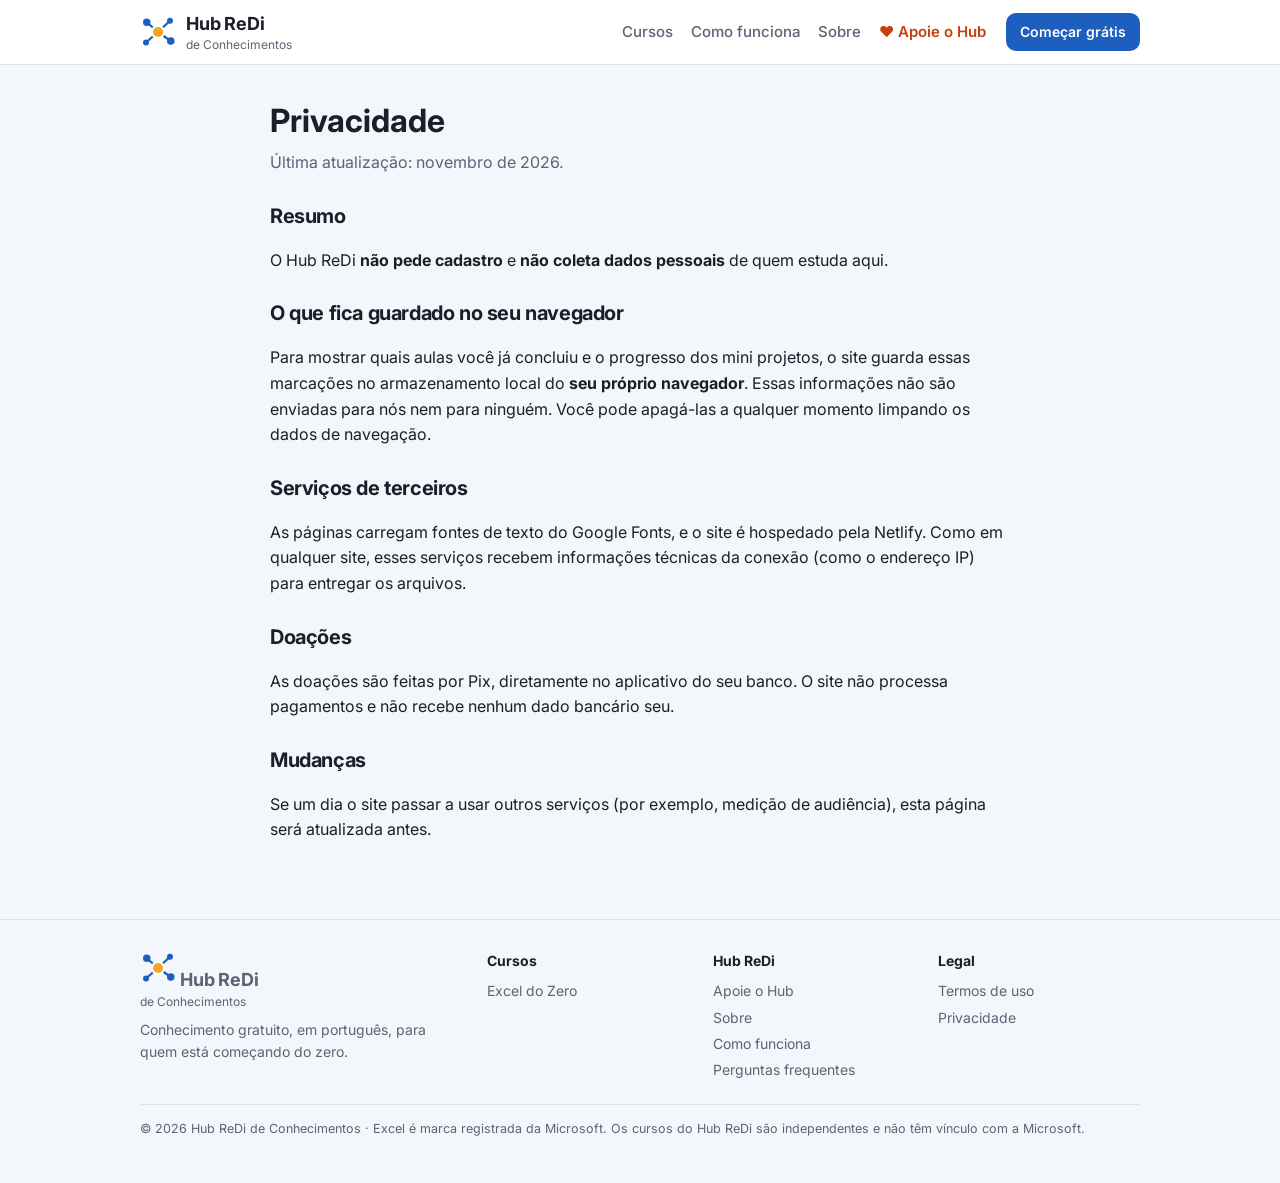
<file: privacidade.html>
<!DOCTYPE html>
<html lang="pt-BR">
<head>
<meta charset="utf-8">
<meta name="viewport" content="width=device-width, initial-scale=1">
<title>Privacidade | Hub ReDi de Conhecimentos</title>
<meta name="description" content="Como o Hub ReDi de Conhecimentos trata os seus dados.">
<link rel="canonical" href="https://hub-redi.netlify.app/privacidade">
<meta property="og:type" content="website">
<meta property="og:locale" content="pt_BR">
<meta property="og:site_name" content="Hub ReDi de Conhecimentos">
<meta property="og:title" content="Privacidade | Hub ReDi de Conhecimentos">
<meta property="og:description" content="Como o Hub ReDi de Conhecimentos trata os seus dados.">
<meta property="og:url" content="https://hub-redi.netlify.app/privacidade">
<link rel="icon" href="/favicon.svg" type="image/svg+xml">
<link rel="preconnect" href="https://fonts.googleapis.com">
<link href="https://fonts.googleapis.com/css2?family=Inter:wght@400;500;600;700&family=JetBrains+Mono:wght@400;600&family=Caveat:wght@500;700&display=swap" rel="stylesheet">
<style>:root{--bg:#f3f6fa;--card:#fff;--ink:#1a1f29;--muted:#5a6475;--line:#dde3ec;--soft:#edf2f8;--acc:#1d5fbf;--acc-2:#164b98;--acc-soft:#e2ecfa;--sol:#f5a524;--ok:#15803d}
*{box-sizing:border-box}
html,body{margin:0;background:var(--bg);color:var(--ink);font:16px/1.6 Inter,system-ui,sans-serif}
a{color:var(--acc)}
.wrap{max-width:1040px;margin:0 auto;padding:0 20px}
.topo{background:#fff;border-bottom:1px solid var(--line)}
.topo .wrap{display:flex;align-items:center;gap:12px;height:64px}
.marca-hub{display:flex;align-items:center;gap:10px;text-decoration:none;color:var(--ink)}
.marca-hub svg{width:36px;height:36px}
.marca-hub b{font-size:18px;letter-spacing:-.01em}
.marca-hub small{display:block;font-size:12px;color:var(--muted);margin-top:-3px}
.topo nav{margin-left:auto;display:flex;gap:18px;font-size:15px}
.topo nav a{text-decoration:none;color:var(--muted);font-weight:500}
.topo nav a:hover{color:var(--acc)}
.heroi{padding-top:64px;padding-bottom:48px}
.heroi h1{font-size:clamp(30px,4.6vw,46px);line-height:1.12;letter-spacing:-.025em;margin:0 0 16px;max-width:760px}
.heroi h1 em{font-style:normal;color:var(--acc)}
.heroi p{font-size:18px;color:var(--muted);max-width:680px;margin:0 0 26px}
.btn{display:inline-block;background:var(--acc);color:#fff;text-decoration:none;padding:12px 22px;border-radius:10px;font-weight:600}
.btn:hover{background:var(--acc-2)}
.btn.sec{background:#fff;color:var(--acc);border:1px solid var(--line);margin-left:8px}
.selos{display:flex;gap:10px;flex-wrap:wrap;margin-top:22px}
.selos span{background:#fff;border:1px solid var(--line);border-radius:30px;padding:5px 14px;font-size:14px;color:var(--muted)}
section{padding:34px 0}
h2{font-size:26px;letter-spacing:-.02em;margin:0 0 6px}
.sub{color:var(--muted);margin:0 0 22px}
.grade4{display:grid;grid-template-columns:repeat(auto-fit,minmax(220px,1fr));gap:14px}
.card{background:#fff;border:1px solid var(--line);border-radius:14px;padding:20px}
.card h3{margin:6px 0 6px;font-size:17px}
.card p{margin:0;color:var(--muted);font-size:15px}
.ico{font-size:24px}
.trilha{display:grid;grid-template-columns:1.3fr 1fr;gap:20px;align-items:center;border-left:5px solid var(--acc)}
@media (max-width:760px){.trilha{grid-template-columns:1fr}.topo nav{display:none}}
.trilha h3{font-size:24px;margin:4px 0 8px}
.etq{display:inline-block;font-size:12px;font-weight:700;letter-spacing:.06em;text-transform:uppercase;color:var(--ok);background:#e5f6eb;border-radius:6px;padding:2px 8px}
.lista-mods{margin:0;padding:0;list-style:none;font-size:15px}
.lista-mods li{padding:6px 0;border-bottom:1px dashed var(--line);color:var(--muted)}
.lista-mods li b{color:var(--ink)}
.caps{display:grid;gap:10px}
.cap{display:grid;grid-template-columns:110px 1fr auto;align-items:center;gap:12px;background:#fff;border:1px solid var(--line);border-radius:12px;padding:14px 16px;text-decoration:none;color:var(--ink)}
.cap:hover{border-color:var(--acc);box-shadow:0 4px 14px rgba(29,95,191,.08)}
.cap .num{font-weight:700;color:var(--acc);font-size:14px}
.cap .tt{font-weight:600}
.cap .min{color:var(--muted);font-size:14px}
.fases4{display:grid;grid-template-columns:repeat(auto-fit,minmax(200px,1fr));gap:12px}
.fases4 .card b{display:block;color:var(--acc);font-size:12px;letter-spacing:.06em;text-transform:uppercase}
.rodape{border-top:1px solid var(--line);margin-top:30px;padding:26px 0 40px;color:var(--muted);font-size:14px}
.rodape p{margin:4px 0}
.migalha{font-size:14px;color:var(--muted);padding-top:22px}
.migalha a{text-decoration:none}
/* ---------- portal ---------- */
.hide{display:none!important}
.topo .btn.peq{padding:8px 14px;font-size:14px;margin-left:8px}
@media (max-width:760px){.topo .btn.peq{margin-left:auto}}
.topo nav a.on{color:var(--acc)}
.heroi-fundo{background:linear-gradient(180deg,#e7effb 0%,var(--bg) 100%);border-bottom:1px solid var(--line)}
.busca{display:flex;gap:8px;max-width:620px;background:#fff;border:1px solid var(--line);border-radius:12px;padding:6px;box-shadow:0 6px 24px rgba(29,95,191,.08)}
.busca input{flex:1;border:0;outline:0;font:16px Inter,sans-serif;padding:8px 10px;min-width:0;background:transparent}
.busca .btn{padding:10px 18px}
.catalogo{display:grid;grid-template-columns:repeat(auto-fill,minmax(290px,1fr));gap:18px}
.curso-card{display:flex;flex-direction:column;background:#fff;border:1px solid var(--line);border-radius:14px;overflow:hidden;text-decoration:none;color:var(--ink);transition:transform .15s,box-shadow .15s}
.curso-card:hover{transform:translateY(-3px);box-shadow:0 10px 28px rgba(20,40,80,.12)}
.capa svg{display:block;width:100%;height:auto}
.curso-card .corpo{padding:16px 18px 18px;display:flex;flex-direction:column;gap:8px;flex:1}
.curso-card h3{margin:0;font-size:19px}
.curso-card p{margin:0;color:var(--muted);font-size:14.5px}
.area{font-size:12px;font-weight:700;letter-spacing:.05em;text-transform:uppercase;color:var(--acc)}
.meta{display:flex;gap:12px;flex-wrap:wrap;font-size:13.5px;color:var(--muted)}
.prog small{font-size:12.5px;color:var(--ok);font-weight:600}
.pbar{height:6px;background:var(--line);border-radius:6px;overflow:hidden;margin:2px 0 3px}
.pbar i{display:block;height:100%;background:var(--ok);width:0}
.rodape-card{display:flex;justify-content:space-between;align-items:center;margin-top:auto;padding-top:6px}
.gratis{font-weight:700;color:var(--ok);background:#e5f6eb;border-radius:6px;padding:2px 10px;font-size:14px}
.ir{font-weight:700;color:var(--acc)}
.vazio{color:var(--muted)}
.sobre p{font-size:16px;margin-top:8px}
.faq{display:grid;gap:10px;max-width:820px}
.faq details{background:#fff;border:1px solid var(--line);border-radius:12px;padding:14px 18px}
.faq summary{cursor:pointer;font-weight:600}
.faq details p{margin:10px 0 0;color:var(--muted)}
/* ---------- página do curso ---------- */
.curso-topo{background:#13294b;color:#fff;padding:0 0 40px}
.curso-topo .migalha{color:#b9c7de}
.curso-topo .migalha a{color:#dbe7fb}
.curso-heroi{display:grid;grid-template-columns:1.5fr 1fr;gap:30px;align-items:start;padding-top:18px}
@media (max-width:860px){.curso-heroi{grid-template-columns:1fr}}
.curso-heroi h1{font-size:clamp(26px,3.6vw,38px);line-height:1.15;letter-spacing:-.02em;margin:8px 0 14px}
.curso-heroi h1 em{font-style:normal;color:var(--sol)}
.curso-heroi .area{color:#9cc0f5}
.curso-heroi .lead{font-size:17px;color:#d6e0f0;margin:0 0 16px}
.meta.claro{color:#d6e0f0;font-size:14.5px}
.caixa-curso{background:#fff;color:var(--ink);border-radius:14px;overflow:hidden;box-shadow:0 14px 40px rgba(0,0,0,.25)}
.cc-corpo{padding:18px;display:grid;gap:12px}
.gratis.grande{font-size:24px;justify-self:start;padding:2px 14px}
.btn.cheio{display:block;text-align:center}
.caixa-curso .ir{color:#fff}
.inclui{list-style:none;margin:0;padding:0;font-size:14px;color:var(--muted);display:grid;gap:4px}
.curso-corpo{display:grid;gap:26px;padding-top:30px;padding-bottom:20px}
.curso-corpo section{padding:0}
.curso-corpo section.card{padding:22px}
.check2{display:grid;grid-template-columns:1fr 1fr;gap:8px 24px;list-style:none;padding:0;margin:10px 0 0}
@media (max-width:700px){.check2{grid-template-columns:1fr}}
.check2 li::before{content:"✓  ";color:var(--ok);font-weight:700}
.modulo{background:#fff;border:1px solid var(--line);border-radius:14px;overflow:hidden;margin-bottom:12px}
.modulo summary{cursor:pointer;padding:16px 18px;background:#f7f9fc;border-bottom:1px solid var(--line);list-style:none}
.modulo summary::-webkit-details-marker{display:none}
.modulo summary span{display:flex;justify-content:space-between;gap:10px;flex-wrap:wrap}
.modulo summary small{color:var(--muted)}
.mdesc{margin:12px 18px;color:var(--muted);font-size:15px}
.aula{display:grid;grid-template-columns:26px 100px 1fr auto;gap:10px;align-items:center;padding:12px 18px;border-top:1px solid var(--soft);text-decoration:none;color:var(--ink)}
.aula:hover{background:#f4f8fe}
.aula .ck{width:18px;height:18px;border-radius:50%;border:2px solid #b8c3d3}
.aula.feita .ck{background:var(--ok);border-color:var(--ok);box-shadow:inset 0 0 0 3px #fff}
.aula .num{font-weight:700;color:var(--acc);font-size:14px}
.aula .tt{font-weight:500}
.aula .min{color:var(--muted);font-size:14px}
@media (max-width:600px){.aula{grid-template-columns:22px 1fr auto}.aula .num{display:none}}
.duas{display:grid;grid-template-columns:1fr 1fr;gap:18px}
@media (max-width:760px){.duas{grid-template-columns:1fr}}
.duas ul{margin:8px 0 0;padding-left:20px;color:var(--muted)}
.duas h2,.curso-corpo h2{font-size:22px}
/* ---------- rodapé e páginas de texto ---------- */
.rodape .cols{display:grid;grid-template-columns:1.6fr 1fr 1fr 1fr;gap:24px;margin-bottom:18px}
@media (max-width:760px){.rodape .cols{grid-template-columns:1fr 1fr}}
.rodape h4{margin:4px 0 8px;color:var(--ink);font-size:14px}
.rodape .cols a{display:block;text-decoration:none;color:var(--muted);margin:4px 0}
.rodape .cols a:hover{color:var(--acc)}
.rodape .cols p{margin:8px 0 0}
.rodape .mini{font-size:12.5px;border-top:1px solid var(--line);padding-top:14px}
.texto{max-width:780px;padding-top:30px;padding-bottom:30px}
.texto h1{font-size:32px;margin:0 0 4px}
.texto h2{font-size:20px;margin:24px 0 6px}
/* ---------- apoie ---------- */
.topo nav a.apoie{color:#c2410c;font-weight:600}
.apoie-faixa{display:flex;gap:20px;align-items:center;justify-content:space-between;flex-wrap:wrap;border-left:5px solid var(--sol)}
.apoie-faixa h2{margin:0 0 4px}
.apoie-faixa p{margin:0;color:var(--muted);max-width:680px}
.apoie-grade{display:grid;grid-template-columns:1.4fr 1fr;gap:28px;align-items:start}
@media (max-width:820px){.apoie-grade{grid-template-columns:1fr}}
.custos{padding-left:20px}.custos li{margin:8px 0}
.pix{text-align:center;border-top:5px solid var(--sol)}
.pix h2{margin-top:4px}
.pix .qr{width:230px;max-width:80%;margin:10px auto;padding:10px;background:#fff;border:1px solid var(--line);border-radius:12px}
.pix .qr svg{display:block;width:100%;height:auto}
.pix textarea{width:100%;font:12px "JetBrains Mono",monospace;padding:8px;border:1px solid var(--line);border-radius:8px;resize:none;word-break:break-all;background:var(--soft)}
.pix .mini{font-size:14px;color:var(--muted);margin:8px 0}
.texto.largo{max-width:1040px}
.marca a{color:var(--acc)}
.so-cel{display:none}
@media (max-width:760px){.topo nav{display:flex;margin-left:auto}.topo nav a:not(.apoie){display:none}.topo .btn.peq{margin-left:10px}.so-cel{display:inline}}
@media (max-width:760px){.topo .btn.peq{display:none}.topo nav a{white-space:nowrap}.marca-hub small{white-space:nowrap}}
.apoio-cartao{border-top:1px solid var(--line);padding-top:12px;display:grid;gap:10px}
.apoio-cartao p{margin:0;font-size:13.5px;color:var(--muted);line-height:1.5}
.apoio-cartao p b{color:var(--ink)}
.btn-apoio{display:block;text-align:center;border:2px solid var(--sol);color:#b45309;background:#fff8eb;border-radius:10px;padding:9px 14px;font-weight:700;text-decoration:none}
.btn-apoio:hover{background:var(--sol);color:#fff}
</style>
</head>
<body>
<header class="topo"><div class="wrap">
  <a class="marca-hub" href="/"><svg xmlns="http://www.w3.org/2000/svg" viewBox="0 0 48 48" width="40" height="40" role="img" aria-label="Hub ReDi"><g stroke="#1d5fbf" stroke-width="3" stroke-linecap="round"><line x1="24" y1="24" x2="9" y2="11"/><line x1="24" y1="24" x2="40" y2="9"/><line x1="24" y1="24" x2="41" y2="36"/><line x1="24" y1="24" x2="8" y2="38"/></g><g fill="#1d5fbf"><circle cx="9" cy="11" r="5"/><circle cx="40" cy="9" r="4"/><circle cx="41" cy="36" r="5"/><circle cx="8" cy="38" r="4"/></g><circle cx="24" cy="24" r="8" fill="#f5a524" stroke="#fff" stroke-width="2.5"/></svg>
<span><b>Hub ReDi</b><small>de Conhecimentos</small></span></a>
  <nav><a href="/#cursos">Cursos</a><a href="/#como">Como funciona</a><a href="/#sobre">Sobre</a><a class="apoie" href="/apoie">♥ Apoie o Hub</a></nav>
  <a class="btn peq" href="/#cursos">Começar grátis</a>
</div></header>
<main class="wrap texto">
<h1>Privacidade</h1><p class="sub">Última atualização: novembro de 2026.</p>
<h2>Resumo</h2><p>O Hub ReDi <b>não pede cadastro</b> e <b>não coleta dados pessoais</b> de quem estuda aqui.</p>
<h2>O que fica guardado no seu navegador</h2><p>Para mostrar quais aulas você já concluiu e o progresso dos mini projetos, o site guarda essas marcações no armazenamento local do <b>seu próprio navegador</b>. Essas informações não são enviadas para nós nem para ninguém. Você pode apagá-las a qualquer momento limpando os dados de navegação.</p>
<h2>Serviços de terceiros</h2><p>As páginas carregam fontes de texto do Google Fonts, e o site é hospedado pela Netlify. Como em qualquer site, esses serviços recebem informações técnicas da conexão (como o endereço IP) para entregar os arquivos.</p>
<h2>Doações</h2><p>As doações são feitas por Pix, diretamente no aplicativo do seu banco. O site não processa pagamentos e não recebe nenhum dado bancário seu.</p>
<h2>Mudanças</h2><p>Se um dia o site passar a usar outros serviços (por exemplo, medição de audiência), esta página será atualizada antes.</p></main>
<footer class="rodape"><div class="wrap">
  <div class="cols">
    <div><a class="marca-hub" href="/"><svg xmlns="http://www.w3.org/2000/svg" viewBox="0 0 48 48" width="40" height="40" role="img" aria-label="Hub ReDi"><g stroke="#1d5fbf" stroke-width="3" stroke-linecap="round"><line x1="24" y1="24" x2="9" y2="11"/><line x1="24" y1="24" x2="40" y2="9"/><line x1="24" y1="24" x2="41" y2="36"/><line x1="24" y1="24" x2="8" y2="38"/></g><g fill="#1d5fbf"><circle cx="9" cy="11" r="5"/><circle cx="40" cy="9" r="4"/><circle cx="41" cy="36" r="5"/><circle cx="8" cy="38" r="4"/></g><circle cx="24" cy="24" r="8" fill="#f5a524" stroke="#fff" stroke-width="2.5"/></svg>
<span><b>Hub ReDi</b><small>de Conhecimentos</small></span></a><p>Conhecimento gratuito, em português, para quem está começando do zero.</p></div>
    <div><h4>Cursos</h4><a href="/excel-do-zero/">Excel do Zero</a></div>
    <div><h4>Hub ReDi</h4><a href="/apoie">Apoie o Hub</a><a href="/#sobre">Sobre</a><a href="/#como">Como funciona</a><a href="/#perguntas">Perguntas frequentes</a></div>
    <div><h4>Legal</h4><a href="/termos">Termos de uso</a><a href="/privacidade">Privacidade</a></div>
  </div>
  <p class="mini">© 2026 Hub ReDi de Conhecimentos · Excel é marca registrada da Microsoft. Os cursos do Hub ReDi são independentes e não têm vínculo com a Microsoft.</p>
</div></footer>
</body>
</html>
</file>
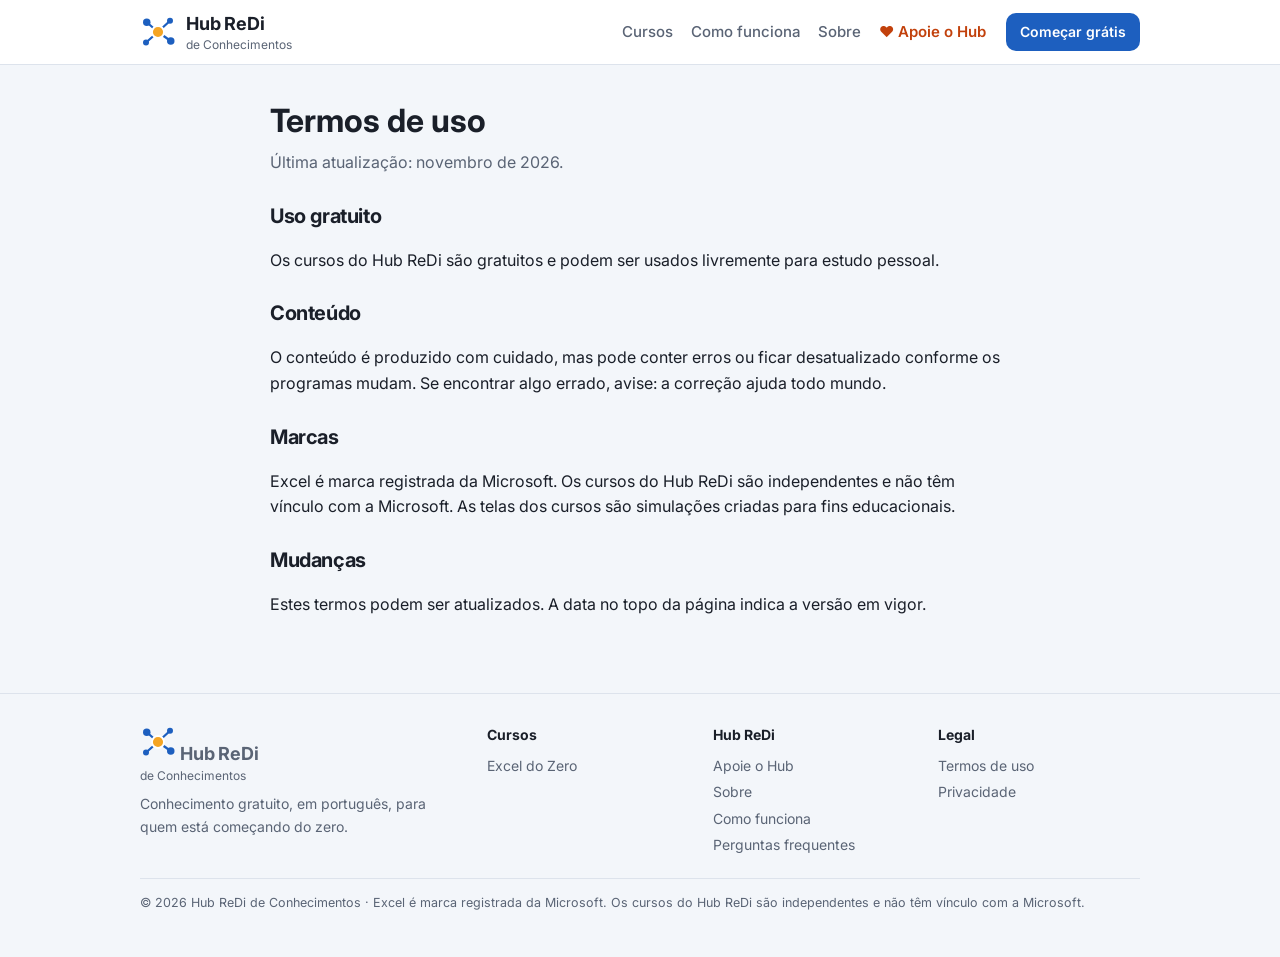
<file: termos.html>
<!DOCTYPE html>
<html lang="pt-BR">
<head>
<meta charset="utf-8">
<meta name="viewport" content="width=device-width, initial-scale=1">
<title>Termos de uso | Hub ReDi de Conhecimentos</title>
<meta name="description" content="Termos de uso do Hub ReDi de Conhecimentos.">
<link rel="canonical" href="https://hub-redi.netlify.app/termos">
<meta property="og:type" content="website">
<meta property="og:locale" content="pt_BR">
<meta property="og:site_name" content="Hub ReDi de Conhecimentos">
<meta property="og:title" content="Termos de uso | Hub ReDi de Conhecimentos">
<meta property="og:description" content="Termos de uso do Hub ReDi de Conhecimentos.">
<meta property="og:url" content="https://hub-redi.netlify.app/termos">
<link rel="icon" href="/favicon.svg" type="image/svg+xml">
<link rel="preconnect" href="https://fonts.googleapis.com">
<link href="https://fonts.googleapis.com/css2?family=Inter:wght@400;500;600;700&family=JetBrains+Mono:wght@400;600&family=Caveat:wght@500;700&display=swap" rel="stylesheet">
<style>:root{--bg:#f3f6fa;--card:#fff;--ink:#1a1f29;--muted:#5a6475;--line:#dde3ec;--soft:#edf2f8;--acc:#1d5fbf;--acc-2:#164b98;--acc-soft:#e2ecfa;--sol:#f5a524;--ok:#15803d}
*{box-sizing:border-box}
html,body{margin:0;background:var(--bg);color:var(--ink);font:16px/1.6 Inter,system-ui,sans-serif}
a{color:var(--acc)}
.wrap{max-width:1040px;margin:0 auto;padding:0 20px}
.topo{background:#fff;border-bottom:1px solid var(--line)}
.topo .wrap{display:flex;align-items:center;gap:12px;height:64px}
.marca-hub{display:flex;align-items:center;gap:10px;text-decoration:none;color:var(--ink)}
.marca-hub svg{width:36px;height:36px}
.marca-hub b{font-size:18px;letter-spacing:-.01em}
.marca-hub small{display:block;font-size:12px;color:var(--muted);margin-top:-3px}
.topo nav{margin-left:auto;display:flex;gap:18px;font-size:15px}
.topo nav a{text-decoration:none;color:var(--muted);font-weight:500}
.topo nav a:hover{color:var(--acc)}
.heroi{padding-top:64px;padding-bottom:48px}
.heroi h1{font-size:clamp(30px,4.6vw,46px);line-height:1.12;letter-spacing:-.025em;margin:0 0 16px;max-width:760px}
.heroi h1 em{font-style:normal;color:var(--acc)}
.heroi p{font-size:18px;color:var(--muted);max-width:680px;margin:0 0 26px}
.btn{display:inline-block;background:var(--acc);color:#fff;text-decoration:none;padding:12px 22px;border-radius:10px;font-weight:600}
.btn:hover{background:var(--acc-2)}
.btn.sec{background:#fff;color:var(--acc);border:1px solid var(--line);margin-left:8px}
.selos{display:flex;gap:10px;flex-wrap:wrap;margin-top:22px}
.selos span{background:#fff;border:1px solid var(--line);border-radius:30px;padding:5px 14px;font-size:14px;color:var(--muted)}
section{padding:34px 0}
h2{font-size:26px;letter-spacing:-.02em;margin:0 0 6px}
.sub{color:var(--muted);margin:0 0 22px}
.grade4{display:grid;grid-template-columns:repeat(auto-fit,minmax(220px,1fr));gap:14px}
.card{background:#fff;border:1px solid var(--line);border-radius:14px;padding:20px}
.card h3{margin:6px 0 6px;font-size:17px}
.card p{margin:0;color:var(--muted);font-size:15px}
.ico{font-size:24px}
.trilha{display:grid;grid-template-columns:1.3fr 1fr;gap:20px;align-items:center;border-left:5px solid var(--acc)}
@media (max-width:760px){.trilha{grid-template-columns:1fr}.topo nav{display:none}}
.trilha h3{font-size:24px;margin:4px 0 8px}
.etq{display:inline-block;font-size:12px;font-weight:700;letter-spacing:.06em;text-transform:uppercase;color:var(--ok);background:#e5f6eb;border-radius:6px;padding:2px 8px}
.lista-mods{margin:0;padding:0;list-style:none;font-size:15px}
.lista-mods li{padding:6px 0;border-bottom:1px dashed var(--line);color:var(--muted)}
.lista-mods li b{color:var(--ink)}
.caps{display:grid;gap:10px}
.cap{display:grid;grid-template-columns:110px 1fr auto;align-items:center;gap:12px;background:#fff;border:1px solid var(--line);border-radius:12px;padding:14px 16px;text-decoration:none;color:var(--ink)}
.cap:hover{border-color:var(--acc);box-shadow:0 4px 14px rgba(29,95,191,.08)}
.cap .num{font-weight:700;color:var(--acc);font-size:14px}
.cap .tt{font-weight:600}
.cap .min{color:var(--muted);font-size:14px}
.fases4{display:grid;grid-template-columns:repeat(auto-fit,minmax(200px,1fr));gap:12px}
.fases4 .card b{display:block;color:var(--acc);font-size:12px;letter-spacing:.06em;text-transform:uppercase}
.rodape{border-top:1px solid var(--line);margin-top:30px;padding:26px 0 40px;color:var(--muted);font-size:14px}
.rodape p{margin:4px 0}
.migalha{font-size:14px;color:var(--muted);padding-top:22px}
.migalha a{text-decoration:none}
/* ---------- portal ---------- */
.hide{display:none!important}
.topo .btn.peq{padding:8px 14px;font-size:14px;margin-left:8px}
@media (max-width:760px){.topo .btn.peq{margin-left:auto}}
.topo nav a.on{color:var(--acc)}
.heroi-fundo{background:linear-gradient(180deg,#e7effb 0%,var(--bg) 100%);border-bottom:1px solid var(--line)}
.busca{display:flex;gap:8px;max-width:620px;background:#fff;border:1px solid var(--line);border-radius:12px;padding:6px;box-shadow:0 6px 24px rgba(29,95,191,.08)}
.busca input{flex:1;border:0;outline:0;font:16px Inter,sans-serif;padding:8px 10px;min-width:0;background:transparent}
.busca .btn{padding:10px 18px}
.catalogo{display:grid;grid-template-columns:repeat(auto-fill,minmax(290px,1fr));gap:18px}
.curso-card{display:flex;flex-direction:column;background:#fff;border:1px solid var(--line);border-radius:14px;overflow:hidden;text-decoration:none;color:var(--ink);transition:transform .15s,box-shadow .15s}
.curso-card:hover{transform:translateY(-3px);box-shadow:0 10px 28px rgba(20,40,80,.12)}
.capa svg{display:block;width:100%;height:auto}
.curso-card .corpo{padding:16px 18px 18px;display:flex;flex-direction:column;gap:8px;flex:1}
.curso-card h3{margin:0;font-size:19px}
.curso-card p{margin:0;color:var(--muted);font-size:14.5px}
.area{font-size:12px;font-weight:700;letter-spacing:.05em;text-transform:uppercase;color:var(--acc)}
.meta{display:flex;gap:12px;flex-wrap:wrap;font-size:13.5px;color:var(--muted)}
.prog small{font-size:12.5px;color:var(--ok);font-weight:600}
.pbar{height:6px;background:var(--line);border-radius:6px;overflow:hidden;margin:2px 0 3px}
.pbar i{display:block;height:100%;background:var(--ok);width:0}
.rodape-card{display:flex;justify-content:space-between;align-items:center;margin-top:auto;padding-top:6px}
.gratis{font-weight:700;color:var(--ok);background:#e5f6eb;border-radius:6px;padding:2px 10px;font-size:14px}
.ir{font-weight:700;color:var(--acc)}
.vazio{color:var(--muted)}
.sobre p{font-size:16px;margin-top:8px}
.faq{display:grid;gap:10px;max-width:820px}
.faq details{background:#fff;border:1px solid var(--line);border-radius:12px;padding:14px 18px}
.faq summary{cursor:pointer;font-weight:600}
.faq details p{margin:10px 0 0;color:var(--muted)}
/* ---------- página do curso ---------- */
.curso-topo{background:#13294b;color:#fff;padding:0 0 40px}
.curso-topo .migalha{color:#b9c7de}
.curso-topo .migalha a{color:#dbe7fb}
.curso-heroi{display:grid;grid-template-columns:1.5fr 1fr;gap:30px;align-items:start;padding-top:18px}
@media (max-width:860px){.curso-heroi{grid-template-columns:1fr}}
.curso-heroi h1{font-size:clamp(26px,3.6vw,38px);line-height:1.15;letter-spacing:-.02em;margin:8px 0 14px}
.curso-heroi h1 em{font-style:normal;color:var(--sol)}
.curso-heroi .area{color:#9cc0f5}
.curso-heroi .lead{font-size:17px;color:#d6e0f0;margin:0 0 16px}
.meta.claro{color:#d6e0f0;font-size:14.5px}
.caixa-curso{background:#fff;color:var(--ink);border-radius:14px;overflow:hidden;box-shadow:0 14px 40px rgba(0,0,0,.25)}
.cc-corpo{padding:18px;display:grid;gap:12px}
.gratis.grande{font-size:24px;justify-self:start;padding:2px 14px}
.btn.cheio{display:block;text-align:center}
.caixa-curso .ir{color:#fff}
.inclui{list-style:none;margin:0;padding:0;font-size:14px;color:var(--muted);display:grid;gap:4px}
.curso-corpo{display:grid;gap:26px;padding-top:30px;padding-bottom:20px}
.curso-corpo section{padding:0}
.curso-corpo section.card{padding:22px}
.check2{display:grid;grid-template-columns:1fr 1fr;gap:8px 24px;list-style:none;padding:0;margin:10px 0 0}
@media (max-width:700px){.check2{grid-template-columns:1fr}}
.check2 li::before{content:"✓  ";color:var(--ok);font-weight:700}
.modulo{background:#fff;border:1px solid var(--line);border-radius:14px;overflow:hidden;margin-bottom:12px}
.modulo summary{cursor:pointer;padding:16px 18px;background:#f7f9fc;border-bottom:1px solid var(--line);list-style:none}
.modulo summary::-webkit-details-marker{display:none}
.modulo summary span{display:flex;justify-content:space-between;gap:10px;flex-wrap:wrap}
.modulo summary small{color:var(--muted)}
.mdesc{margin:12px 18px;color:var(--muted);font-size:15px}
.aula{display:grid;grid-template-columns:26px 100px 1fr auto;gap:10px;align-items:center;padding:12px 18px;border-top:1px solid var(--soft);text-decoration:none;color:var(--ink)}
.aula:hover{background:#f4f8fe}
.aula .ck{width:18px;height:18px;border-radius:50%;border:2px solid #b8c3d3}
.aula.feita .ck{background:var(--ok);border-color:var(--ok);box-shadow:inset 0 0 0 3px #fff}
.aula .num{font-weight:700;color:var(--acc);font-size:14px}
.aula .tt{font-weight:500}
.aula .min{color:var(--muted);font-size:14px}
@media (max-width:600px){.aula{grid-template-columns:22px 1fr auto}.aula .num{display:none}}
.duas{display:grid;grid-template-columns:1fr 1fr;gap:18px}
@media (max-width:760px){.duas{grid-template-columns:1fr}}
.duas ul{margin:8px 0 0;padding-left:20px;color:var(--muted)}
.duas h2,.curso-corpo h2{font-size:22px}
/* ---------- rodapé e páginas de texto ---------- */
.rodape .cols{display:grid;grid-template-columns:1.6fr 1fr 1fr 1fr;gap:24px;margin-bottom:18px}
@media (max-width:760px){.rodape .cols{grid-template-columns:1fr 1fr}}
.rodape h4{margin:4px 0 8px;color:var(--ink);font-size:14px}
.rodape .cols a{display:block;text-decoration:none;color:var(--muted);margin:4px 0}
.rodape .cols a:hover{color:var(--acc)}
.rodape .cols p{margin:8px 0 0}
.rodape .mini{font-size:12.5px;border-top:1px solid var(--line);padding-top:14px}
.texto{max-width:780px;padding-top:30px;padding-bottom:30px}
.texto h1{font-size:32px;margin:0 0 4px}
.texto h2{font-size:20px;margin:24px 0 6px}
/* ---------- apoie ---------- */
.topo nav a.apoie{color:#c2410c;font-weight:600}
.apoie-faixa{display:flex;gap:20px;align-items:center;justify-content:space-between;flex-wrap:wrap;border-left:5px solid var(--sol)}
.apoie-faixa h2{margin:0 0 4px}
.apoie-faixa p{margin:0;color:var(--muted);max-width:680px}
.apoie-grade{display:grid;grid-template-columns:1.4fr 1fr;gap:28px;align-items:start}
@media (max-width:820px){.apoie-grade{grid-template-columns:1fr}}
.custos{padding-left:20px}.custos li{margin:8px 0}
.pix{text-align:center;border-top:5px solid var(--sol)}
.pix h2{margin-top:4px}
.pix .qr{width:230px;max-width:80%;margin:10px auto;padding:10px;background:#fff;border:1px solid var(--line);border-radius:12px}
.pix .qr svg{display:block;width:100%;height:auto}
.pix textarea{width:100%;font:12px "JetBrains Mono",monospace;padding:8px;border:1px solid var(--line);border-radius:8px;resize:none;word-break:break-all;background:var(--soft)}
.pix .mini{font-size:14px;color:var(--muted);margin:8px 0}
.texto.largo{max-width:1040px}
.marca a{color:var(--acc)}
.so-cel{display:none}
@media (max-width:760px){.topo nav{display:flex;margin-left:auto}.topo nav a:not(.apoie){display:none}.topo .btn.peq{margin-left:10px}.so-cel{display:inline}}
@media (max-width:760px){.topo .btn.peq{display:none}.topo nav a{white-space:nowrap}.marca-hub small{white-space:nowrap}}
.apoio-cartao{border-top:1px solid var(--line);padding-top:12px;display:grid;gap:10px}
.apoio-cartao p{margin:0;font-size:13.5px;color:var(--muted);line-height:1.5}
.apoio-cartao p b{color:var(--ink)}
.btn-apoio{display:block;text-align:center;border:2px solid var(--sol);color:#b45309;background:#fff8eb;border-radius:10px;padding:9px 14px;font-weight:700;text-decoration:none}
.btn-apoio:hover{background:var(--sol);color:#fff}
</style>
</head>
<body>
<header class="topo"><div class="wrap">
  <a class="marca-hub" href="/"><svg xmlns="http://www.w3.org/2000/svg" viewBox="0 0 48 48" width="40" height="40" role="img" aria-label="Hub ReDi"><g stroke="#1d5fbf" stroke-width="3" stroke-linecap="round"><line x1="24" y1="24" x2="9" y2="11"/><line x1="24" y1="24" x2="40" y2="9"/><line x1="24" y1="24" x2="41" y2="36"/><line x1="24" y1="24" x2="8" y2="38"/></g><g fill="#1d5fbf"><circle cx="9" cy="11" r="5"/><circle cx="40" cy="9" r="4"/><circle cx="41" cy="36" r="5"/><circle cx="8" cy="38" r="4"/></g><circle cx="24" cy="24" r="8" fill="#f5a524" stroke="#fff" stroke-width="2.5"/></svg>
<span><b>Hub ReDi</b><small>de Conhecimentos</small></span></a>
  <nav><a href="/#cursos">Cursos</a><a href="/#como">Como funciona</a><a href="/#sobre">Sobre</a><a class="apoie" href="/apoie">♥ Apoie o Hub</a></nav>
  <a class="btn peq" href="/#cursos">Começar grátis</a>
</div></header>
<main class="wrap texto">
<h1>Termos de uso</h1><p class="sub">Última atualização: novembro de 2026.</p>
<h2>Uso gratuito</h2><p>Os cursos do Hub ReDi são gratuitos e podem ser usados livremente para estudo pessoal.</p>
<h2>Conteúdo</h2><p>O conteúdo é produzido com cuidado, mas pode conter erros ou ficar desatualizado conforme os programas mudam. Se encontrar algo errado, avise: a correção ajuda todo mundo.</p>
<h2>Marcas</h2><p>Excel é marca registrada da Microsoft. Os cursos do Hub ReDi são independentes e não têm vínculo com a Microsoft. As telas dos cursos são simulações criadas para fins educacionais.</p>
<h2>Mudanças</h2><p>Estes termos podem ser atualizados. A data no topo da página indica a versão em vigor.</p></main>
<footer class="rodape"><div class="wrap">
  <div class="cols">
    <div><a class="marca-hub" href="/"><svg xmlns="http://www.w3.org/2000/svg" viewBox="0 0 48 48" width="40" height="40" role="img" aria-label="Hub ReDi"><g stroke="#1d5fbf" stroke-width="3" stroke-linecap="round"><line x1="24" y1="24" x2="9" y2="11"/><line x1="24" y1="24" x2="40" y2="9"/><line x1="24" y1="24" x2="41" y2="36"/><line x1="24" y1="24" x2="8" y2="38"/></g><g fill="#1d5fbf"><circle cx="9" cy="11" r="5"/><circle cx="40" cy="9" r="4"/><circle cx="41" cy="36" r="5"/><circle cx="8" cy="38" r="4"/></g><circle cx="24" cy="24" r="8" fill="#f5a524" stroke="#fff" stroke-width="2.5"/></svg>
<span><b>Hub ReDi</b><small>de Conhecimentos</small></span></a><p>Conhecimento gratuito, em português, para quem está começando do zero.</p></div>
    <div><h4>Cursos</h4><a href="/excel-do-zero/">Excel do Zero</a></div>
    <div><h4>Hub ReDi</h4><a href="/apoie">Apoie o Hub</a><a href="/#sobre">Sobre</a><a href="/#como">Como funciona</a><a href="/#perguntas">Perguntas frequentes</a></div>
    <div><h4>Legal</h4><a href="/termos">Termos de uso</a><a href="/privacidade">Privacidade</a></div>
  </div>
  <p class="mini">© 2026 Hub ReDi de Conhecimentos · Excel é marca registrada da Microsoft. Os cursos do Hub ReDi são independentes e não têm vínculo com a Microsoft.</p>
</div></footer>
</body>
</html>
</file>
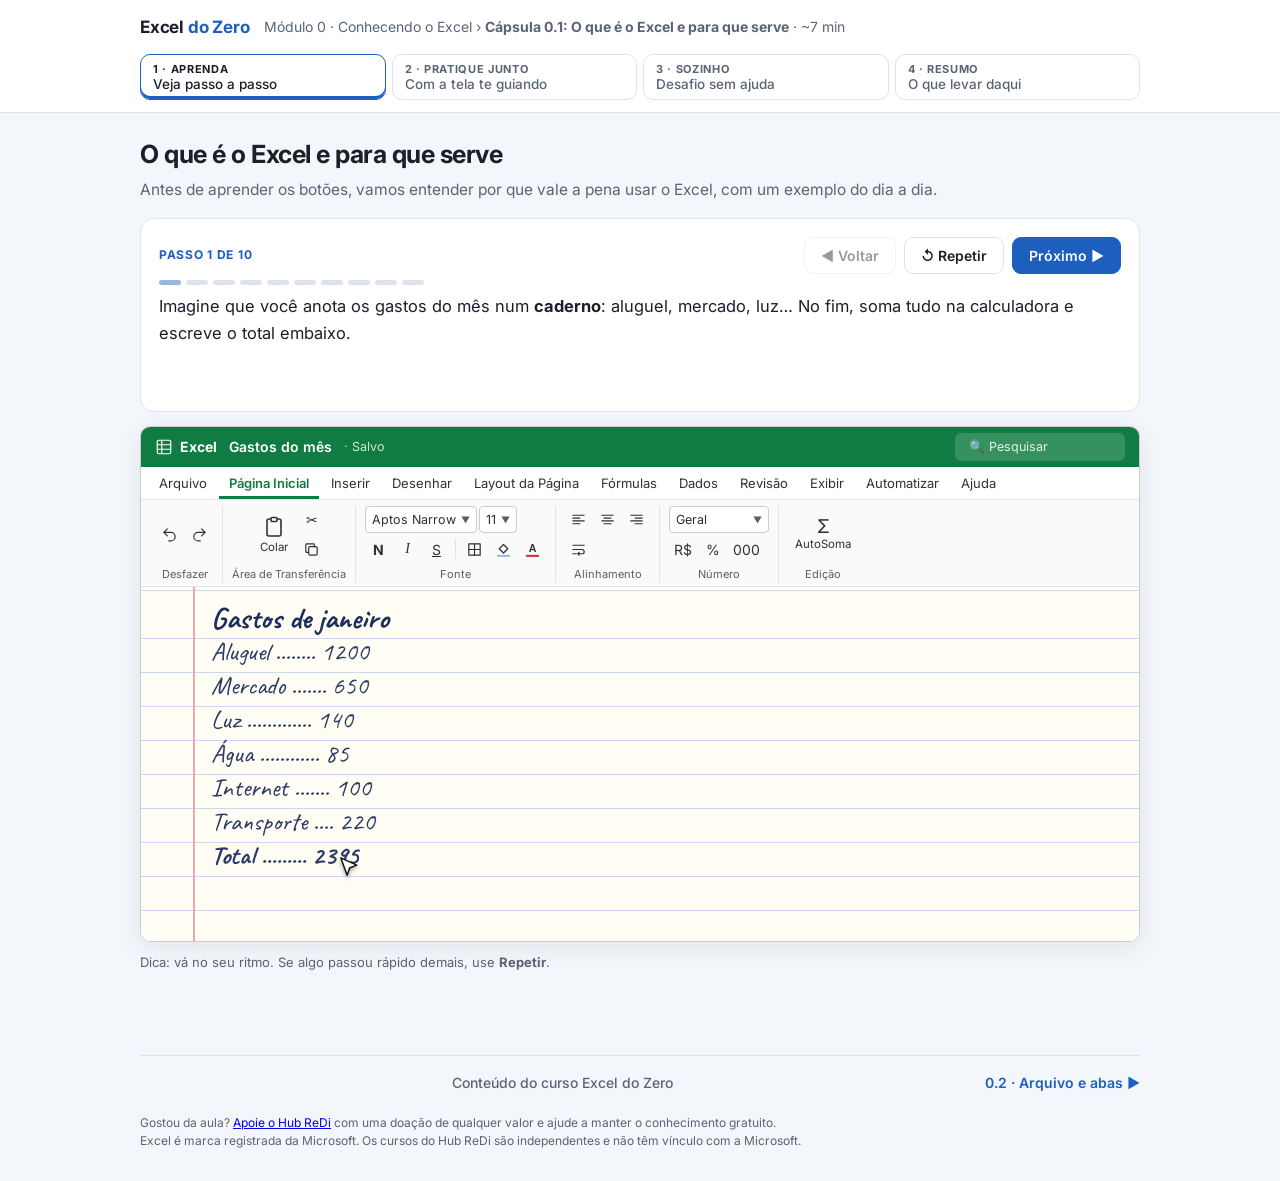
<file: excel-do-zero/modulo-0/0-1-o-que-e-o-excel.html>
<!DOCTYPE html>
<html lang="pt-BR">
<head>
<meta charset="utf-8">
<meta name="viewport" content="width=device-width, initial-scale=1">
<title>0.1 · O que é o Excel e para que serve | Excel do Zero – Hub ReDi</title>
<meta name="description" content="Aula grátis de Excel para iniciantes: o que é o Excel, para que serve e por que ele recalcula sozinho. Com prática interativa no navegador.">
<link rel="canonical" href="https://hub-redi.netlify.app/excel-do-zero/modulo-0/0-1-o-que-e-o-excel">
<meta property="og:type" content="website">
<meta property="og:locale" content="pt_BR">
<meta property="og:site_name" content="Hub ReDi de Conhecimentos">
<meta property="og:title" content="0.1 · O que é o Excel e para que serve | Excel do Zero – Hub ReDi">
<meta property="og:description" content="Aula grátis de Excel para iniciantes: o que é o Excel, para que serve e por que ele recalcula sozinho. Com prática interativa no navegador.">
<meta property="og:url" content="https://hub-redi.netlify.app/excel-do-zero/modulo-0/0-1-o-que-e-o-excel">
<link rel="icon" href="/favicon.svg" type="image/svg+xml">
<link rel="preconnect" href="https://fonts.googleapis.com">
<link href="https://fonts.googleapis.com/css2?family=Inter:wght@400;500;600;700&family=JetBrains+Mono:wght@400;600&family=Caveat:wght@500;700&display=swap" rel="stylesheet">
<style>
:root{
  --bg:#f3f6fa; --card:#fff; --ink:#1a1f29; --muted:#5a6475; --line:#dde3ec; --soft:#edf2f8;
  --acc:#1d5fbf; --acc-2:#164b98; --acc-soft:#e2ecfa; --ok:#15803d; --ok-soft:#e5f6eb; --bad:#b42318; --bad-soft:#fdecea;
  --hl:#e8590c;
  /* cores da janela simulada (imitam o Excel online) */
  --xg:#107c41; --xg-soft:#d3e8da; --xline:#e1e4e8; --xgrid:#e2e3e3; --xhdr:#f3f3f3;
}
*{box-sizing:border-box}
html,body{margin:0;background:var(--bg);color:var(--ink);font:15.5px/1.55 Inter,system-ui,sans-serif}
code,.mono{font-family:"JetBrains Mono",ui-monospace,monospace}
code{background:var(--soft);padding:1px 6px;border-radius:5px;font-size:.9em}
kbd{border:1px solid var(--line);border-bottom-width:2px;border-radius:4px;padding:0 5px;font-size:.85em;background:#fff}
header{background:var(--card);border-bottom:1px solid var(--line)}
.top{max-width:1040px;margin:0 auto;padding:14px 20px;display:flex;align-items:center;gap:14px;flex-wrap:wrap}
.logo{font-weight:700;font-size:17px;letter-spacing:-.01em}
.logo span{color:var(--acc)}
.crumb{color:var(--muted);font-size:14px}
.fases{max-width:1040px;margin:0 auto;padding:0 20px 12px;display:flex;gap:6px;flex-wrap:wrap}
.fase{flex:1;min-width:150px;border:1px solid var(--line);background:var(--card);border-radius:10px;padding:7px 12px;cursor:pointer;text-align:left;font:500 13.5px Inter,sans-serif;color:var(--muted)}
.fase b{display:block;font-size:11px;letter-spacing:.06em;text-transform:uppercase}
.fase.on{border-color:var(--acc);color:var(--ink);box-shadow:inset 0 -3px 0 var(--acc)}
.fase.done b::after{content:" ✓";color:var(--ok)}
main{max-width:1040px;margin:0 auto;padding:22px 20px 70px}
h1{font-size:25px;margin:0 0 4px;letter-spacing:-.02em}
.lead{color:var(--muted);margin:0 0 16px}
.card{background:var(--card);border:1px solid var(--line);border-radius:14px;padding:18px}
.btn{appearance:none;border:1px solid var(--line);background:var(--card);color:var(--ink);padding:9px 16px;border-radius:9px;font:600 14px Inter,sans-serif;cursor:pointer}
.btn:hover{border-color:var(--muted)}
.btn.pri{background:var(--acc);border-color:var(--acc);color:#fff}
.btn.pri:hover{background:var(--acc-2)}
.btn:disabled{opacity:.45;cursor:default}
.row{display:flex;gap:8px;align-items:center;flex-wrap:wrap}
.hint{color:var(--muted);font-size:13px}
.passo-n{font-size:12px;font-weight:700;letter-spacing:.06em;text-transform:uppercase;color:var(--acc)}
.dest{background:var(--acc-soft);padding:0 5px;border-radius:5px;font-weight:600}
.fbk{margin-top:12px;padding:11px 14px;border-radius:10px;font-size:14.5px}
.fbk.ok{background:var(--ok-soft);border:1px solid #9ed8b2}
.fbk.bad{background:var(--bad-soft);border:1px solid #f1b0a9}
.fbk.info{background:var(--soft);border:1px solid var(--line)}
.fbk > b:first-child{display:block;margin-bottom:2px}
.enun{font-size:16px;margin:2px 0 10px}
.ops{display:grid;gap:7px;margin-top:8px}
.op{text-align:left;padding:10px 13px;border:1px solid var(--line);border-radius:9px;background:#fff;cursor:pointer;font:14.5px Inter,sans-serif;color:var(--ink)}
.op:hover{border-color:var(--acc)}
.op.right{border-color:var(--ok);background:var(--ok-soft)} .op.wrong{border-color:var(--bad);background:var(--bad-soft)}
.inp{font:15px Inter,sans-serif;padding:8px 12px;border:1px solid var(--line);border-radius:9px;width:160px}
.inp:focus{outline:2px solid var(--acc);border-color:var(--acc)}
.resumo{display:grid;grid-template-columns:1fr 1fr;gap:12px}
@media (max-width:760px){.resumo{grid-template-columns:1fr}}
.resumo .card h3{margin:0 0 6px;font-size:15px}
.resumo ul{margin:0;padding-left:20px}
.big{font-size:22px;font-weight:700}
.qs{display:grid;gap:14px}
.qs .q + .q{border-top:1px solid var(--line);padding-top:14px}

/* ---------- narração ---------- */
.narr{margin-bottom:14px}
.narr .txt{font-size:16.5px;line-height:1.6;margin:8px 0 14px;min-height:5.2em}
.dots{display:flex;gap:5px;margin-top:6px;flex-wrap:wrap}
.dots i{width:22px;height:5px;border-radius:5px;background:var(--line)}
.dots i.v{background:var(--acc)} .dots i.at{background:var(--acc);opacity:.45}

/* ---------- tarefas ---------- */
.tarefas{margin:6px 0 12px;padding-left:22px}
.tarefas li{margin:5px 0;color:#9aa3b2}
.tarefas li.atual{color:var(--ink);font-weight:500}
.tarefas li.ok{color:var(--ok)}
.tarefas li.ok::marker{content:"✓  "}

/* =============== janela simulada do Excel online =============== */
.xo{--z:1;border:1px solid #c8cdd3;border-radius:10px;overflow:hidden;background:#fff;position:relative;user-select:none;-webkit-user-select:none;font-family:"Segoe UI",Inter,system-ui,sans-serif;color:#323130;box-shadow:0 6px 24px rgba(20,30,50,.08)}
.xo-top{background:var(--xg);color:#fff;display:flex;align-items:center;gap:12px;height:40px;padding:0 14px;font-size:14px;white-space:nowrap}
.xo-top .app{display:flex;align-items:center;gap:7px;font-weight:700}
.xo-top .arq{font-weight:600}
.xo-top .salvo{opacity:.8;font-size:12.5px}
.xo-top .busca{margin-left:auto;background:rgba(255,255,255,.18);border-radius:6px;padding:4px 14px;font-size:12.5px;min-width:170px;opacity:.9}
.xo-guias{display:flex;gap:2px;padding:0 8px;border-bottom:1px solid var(--xline);background:#fff;overflow-x:auto;scrollbar-width:none}
.xo-guias button{appearance:none;border:0;background:none;padding:8px 10px 5px;font:13px "Segoe UI",Inter,sans-serif;color:#323130;cursor:pointer;white-space:nowrap;border-bottom:3px solid transparent}
.xo-guias button:hover{background:#f3f3f3}
.xo-guias button.on{color:var(--xg);font-weight:600;border-bottom-color:var(--xg)}
.xo-botoes{display:flex;align-items:stretch;padding:6px 6px 3px;background:#fafafa;border-bottom:1px solid var(--xline);overflow-x:auto;scrollbar-width:thin}
.grp{display:flex;flex-direction:column;align-items:center;padding:0 9px;border-right:1px solid var(--xline);flex-shrink:0}
.grp:last-child{border-right:0}
.grp .ctl{display:flex;gap:3px;align-items:center;flex:1}
.grp .nm{font-size:11px;color:#605e5c;margin-top:3px;white-space:nowrap}
.grp .col{display:flex;flex-direction:column;gap:3px}
.grp .r{display:flex;gap:2px;align-items:center}
.sep{width:1px;height:20px;background:var(--xline);margin:0 3px}
.rb{appearance:none;border:1px solid transparent;background:none;border-radius:4px;min-width:27px;height:27px;display:inline-flex;align-items:center;justify-content:center;gap:5px;cursor:pointer;color:#323130;font:14px "Segoe UI",Inter,sans-serif;padding:0 4px;white-space:nowrap}
.rb:hover{background:#e8eaed}
.rb.on{background:var(--xg-soft);border-color:#9fcdb1}
.rb.dd{border-color:#c8cdd3;background:#fff;justify-content:space-between;font-size:12.5px;padding:0 6px}
.rb.dd span{font-size:9px;color:#605e5c}
.rb.w1{width:112px} .rb.w2{width:100px}
.rb.big{flex-direction:column;height:57px;gap:1px;font-size:11.5px;padding:2px 6px}
.xo-fx{display:flex;height:30px;border-bottom:1px solid #d6d9dd;align-items:stretch;background:#fff}
.xo-fx .nb{width:92px;border-right:1px solid #d6d9dd;display:flex;align-items:center;padding:0 9px;font-size:13px;cursor:text}
.xo-fx .fxl{width:40px;border-right:1px solid #d6d9dd;display:flex;align-items:center;justify-content:center;color:#605e5c;font:italic 600 14px Georgia,serif;cursor:pointer}
.xo-fx .fb{flex:1;display:flex;align-items:center;padding:0 10px;font-size:13.5px;white-space:pre;overflow:hidden;cursor:text}
.xo-grade{position:relative;overflow:auto;height:264px;background:#fff}
.gin{position:relative;display:inline-block;min-width:100%}
table.g{border-collapse:collapse;table-layout:fixed}
.g th{background:var(--xhdr);color:#444;font-weight:400;font-size:calc(12px * var(--z));height:calc(22px * var(--z));border:1px solid #dadce0;padding:0;cursor:pointer}
.g th.corner{cursor:default}
.g th[data-c].on{background:var(--xg-soft);color:#0b5a2e;font-weight:600;box-shadow:inset 0 -2px 0 var(--xg)}
.g th[data-r].on{background:var(--xg-soft);color:#0b5a2e;font-weight:600;box-shadow:inset -2px 0 0 var(--xg)}
.g td{height:calc(24px * var(--z));border:1px solid var(--xgrid);padding:0 5px;font-size:calc(14px * var(--z));white-space:nowrap;overflow:hidden;cursor:cell;font-family:"Aptos Narrow","Segoe UI",Inter,sans-serif;touch-action:none}
.g td.num{text-align:right;font-variant-numeric:tabular-nums}
.g td.neg{font-weight:700} .g td.ita{font-style:italic} .g td.sub{text-decoration:underline}
.g td.fill{background-color:#cfe2f8}
.g td.insel{background-image:linear-gradient(rgba(16,124,65,.10),rgba(16,124,65,.10))}
.selbox{position:absolute;border:2px solid var(--xg);pointer-events:none;z-index:2}
.selbox::after{content:"";position:absolute;right:-5px;bottom:-5px;width:7px;height:7px;background:var(--xg);border:1px solid #fff}
.xo-abas{display:flex;align-items:stretch;height:32px;border-top:1px solid #d6d9dd;background:var(--xhdr);font-size:13px}
.xo-abas .nav,.xo-abas .add{appearance:none;border:0;background:none;width:30px;cursor:pointer;color:#605e5c;font-size:13px}
.xo-abas .add{font-size:19px;color:var(--xg);border-right:1px solid var(--xline)}
.xo-abas .tabx{padding:0 18px;display:flex;align-items:center;cursor:pointer;border-right:1px solid var(--xline);white-space:nowrap}
.xo-abas .tabx:hover{background:#eaeaea}
.xo-abas .tabx.on{background:#fff;color:var(--xg);font-weight:600;box-shadow:inset 0 -3px 0 var(--xg)}
.xo-status{display:flex;align-items:center;height:28px;background:var(--xhdr);border-top:1px solid var(--xline);font-size:12px;color:#444;padding:0 10px;gap:16px;white-space:nowrap}
.xo-status .calc{margin-left:auto;display:flex;gap:16px}
.xo-status .zoom{display:flex;align-items:center;gap:6px}
.xo-status .zoom button{appearance:none;border:0;background:none;cursor:pointer;font-size:15px;color:#444;width:20px;height:20px;border-radius:4px}
.xo-status .zoom button:hover{background:#e3e3e3}
.xo-status .trilho{width:80px;height:3px;background:#bbb;position:relative;border-radius:2px}
.xo-status .trilho i{position:absolute;top:-4px;width:4px;height:11px;background:#444;border-radius:1px}
/* camada de ensino sobre a janela */
.spot{position:absolute;z-index:20;border-radius:6px;box-shadow:0 0 0 3000px rgba(17,24,39,.5);outline:2px solid #fff;pointer-events:none;transition:left .45s,top .45s,width .45s,height .45s,opacity .3s;opacity:0}
.spot.on{opacity:1}
.cursor{position:absolute;width:22px;height:22px;pointer-events:none;z-index:30;transition:left .7s cubic-bezier(.4,.1,.2,1),top .7s cubic-bezier(.4,.1,.2,1),opacity .3s;left:50%;top:55%;opacity:0;filter:drop-shadow(0 2px 2px rgba(0,0,0,.35))}
.cursor.on{opacity:1}
.anel{position:absolute;z-index:29;width:24px;height:24px;margin:-12px 0 0 -12px;border-radius:50%;border:2px solid var(--hl);pointer-events:none;animation:anel .45s ease-out forwards}
@keyframes anel{from{transform:scale(.3);opacity:1}to{transform:scale(1.7);opacity:0}}
.balao{position:absolute;z-index:31;background:#1b1f29;color:#fff;font:13px/1.4 Inter,sans-serif;padding:7px 11px;border-radius:8px;max-width:280px;opacity:0;transition:opacity .25s;pointer-events:none}
.balao.on{opacity:.96}
.balao::after{content:"";position:absolute;left:var(--sx,16px);border:6px solid transparent}
.balao.baixo::after{top:-12px;border-bottom-color:#1b1f29}
.balao.cima::after{bottom:-12px;border-top-color:#1b1f29}
.toast{position:absolute;z-index:32;left:50%;bottom:72px;transform:translateX(-50%) translateY(8px);max-width:min(520px,92%);padding:9px 14px;border-radius:9px;font:13.5px/1.45 Inter,sans-serif;opacity:0;transition:opacity .25s,transform .25s;pointer-events:none;box-shadow:0 6px 20px rgba(0,0,0,.18)}
.toast.on{opacity:1;transform:translateX(-50%) translateY(0)}
.toast.info{background:#1b1f29;color:#fff} .toast.ok{background:var(--ok);color:#fff} .toast.bad{background:var(--bad);color:#fff}
.guia{outline:3px solid var(--hl)!important;outline-offset:-3px;animation:guia 1.2s ease-in-out infinite}
.g td.guia{outline:0!important;box-shadow:inset 0 0 0 3px var(--hl)}
@keyframes guia{50%{outline-color:#ffb27a}}
.hide{display:none!important}
/* ---------- extras da 0.1: edição, gráfico, caderno ---------- */
.cellin{position:absolute;z-index:3;opacity:0;border:0;padding:0;margin:0;font-size:16px;pointer-events:none}
.g td.edit{text-align:left!important;box-shadow:inset 0 0 0 2px var(--xg);background:#fff;font-weight:400}
.g td.flash{animation:flash 1.1s ease}
@keyframes flash{0%{background-color:#fff1a8}100%{background-color:transparent}}
.key{position:absolute;right:14px;bottom:70px;background:#1b1f29;color:#fff;border-radius:7px;padding:5px 11px;font:600 13px Inter,sans-serif;opacity:0;transition:opacity .2s;z-index:31}
.key.on{opacity:.94}
.graf{position:absolute;z-index:1;background:#fff;border:1px solid #c8cdd3;border-radius:4px;box-shadow:0 2px 8px rgba(0,0,0,.12);opacity:0;transition:opacity .4s;pointer-events:none}
.graf.on{opacity:1}
.graf rect.bar{transform-box:fill-box;transform-origin:bottom;transition:height .5s,y .5s}
.graf.cresce rect.bar{animation:cresce .9s ease-out}
@keyframes cresce{from{transform:scaleY(0)}to{transform:scaleY(1)}}
.caderno{position:absolute;left:0;right:0;bottom:0;z-index:15;opacity:0;pointer-events:none;transition:opacity .6s;
  background:#fffdf4 repeating-linear-gradient(transparent 0 33px,#c9d8ee 33px 34px);background-position:0 18px;
  font:26px/34px "Caveat","Segoe Print","Comic Sans MS",cursive;color:#2b3a67;padding:14px 26px 0 70px;overflow:hidden}
.caderno::before{content:"";position:absolute;left:52px;top:0;bottom:0;border-left:2px solid #f2a7a7}
.caderno.on{opacity:1}
.caderno .ct{font-size:30px;font-weight:700;color:#1d2d5c}
.caderno .risca{text-decoration:line-through;text-decoration-color:#c0392b;text-decoration-thickness:2px;opacity:.7}
.caderno .caneta{color:#c0392b;opacity:0;transition:opacity .4s}
.caderno .caneta.on{opacity:1}
.caderno .conta{font-size:22px;color:#6a7395;opacity:0;transition:opacity .5s}
.caderno .conta.on{opacity:1}
.abas-lista{display:flex}
.classif{display:grid;gap:8px;margin-top:8px}
.ci{display:flex;align-items:center;gap:10px;flex-wrap:wrap;padding:9px 12px;border:1px solid var(--line);border-radius:10px;background:#fff}
.ci .ct2{flex:1;min-width:200px}
.ci .bs{display:flex;gap:6px}
.ci .bs button{appearance:none;border:1px solid var(--line);background:#fff;border-radius:8px;padding:6px 10px;font:600 13px Inter,sans-serif;cursor:pointer}
.ci .bs button:hover{border-color:var(--acc)}
.ci.ok{border-color:#9ed8b2;background:var(--ok-soft)} .ci.bad{border-color:#f1b0a9;background:var(--bad-soft)}
.ci .ex{flex-basis:100%;font-size:13.5px;color:var(--ink)}
/* ---------- extras da 0.2: abas, menu, modelos ---------- */
.tabin{font:600 13px "Segoe UI",Inter,sans-serif;width:110px;border:1px solid var(--xg);border-radius:3px;padding:2px 5px;outline:none;color:#323130}
.menu{position:absolute;z-index:33;background:#fff;border:1px solid #c8cdd3;border-radius:6px;box-shadow:0 6px 20px rgba(0,0,0,.18);padding:4px 0;min-width:160px;display:flex;flex-direction:column}
.menu button{appearance:none;border:0;background:none;text-align:left;padding:7px 14px;font:13px "Segoe UI",Inter,sans-serif;cursor:pointer;color:#323130}
.menu button:hover{background:#f0f2f4}
.painel{position:absolute;left:0;right:0;bottom:0;z-index:16;background:#f7f8fa;opacity:0;pointer-events:none;transition:opacity .4s;padding:18px 22px;overflow:auto;font-family:"Segoe UI",Inter,sans-serif}
.painel.on{opacity:1;pointer-events:auto}
.painel h4{margin:0 0 12px;font-size:18px;font-weight:600;color:#323130}
.modelos{display:grid;grid-template-columns:repeat(auto-fill,minmax(150px,1fr));gap:14px}
.modelo{background:#fff;border:1px solid #d6d9dd;border-radius:8px;padding:8px;cursor:pointer;text-align:center;font-size:12.5px;color:#323130}
.modelo:hover{border-color:var(--xg)}
.modelo .pv{height:86px;border-radius:4px;margin-bottom:7px;background:#fff;border:1px solid #eee;display:grid;gap:3px;padding:6px;grid-template-rows:repeat(5,1fr)}
.modelo .pv i{display:block;border-radius:2px;background:#e8ecf1}
.modelo .pv i.h{background:var(--c,#107c41);opacity:.75}
.termo{border-collapse:collapse;margin:8px 0 2px;font-size:14.5px}
.termo th,.termo td{border:1px solid var(--line);padding:5px 12px;text-align:left}
.termo th{background:var(--soft);font-size:12.5px;text-transform:uppercase;letter-spacing:.04em;color:var(--muted)}
/* ---------- extras da 0.4: menu Arquivo, salvar, downloads, CSV ---------- */
.xo-top .as{font-size:12.5px;display:flex;align-items:center;gap:6px;opacity:.95}
.xo-top .as:empty{display:none}
.xo-top .sw{width:30px;height:15px;border-radius:9px;border:1.5px solid #fff;position:relative;display:inline-block}
.xo-top .sw::after{content:"";position:absolute;top:2px;left:2px;width:8px;height:8px;border-radius:50%;background:#fff;transition:left .3s}
.xo-top .sw.on{background:#fff}.xo-top .sw.on::after{left:17px;background:var(--xg)}
.painel.arq{padding:0;background:#fff}
.bk{display:flex;height:100%}
.bk nav{width:170px;background:#0e6b38;display:flex;flex-direction:column;padding:8px 0;flex-shrink:0}
.bk nav button{appearance:none;border:0;background:none;color:#fff;text-align:left;padding:9px 18px;font:13.5px "Segoe UI",Inter,sans-serif;cursor:pointer}
.bk nav button:hover{background:rgba(255,255,255,.12)}
.bk nav button.on{background:rgba(255,255,255,.22);font-weight:600}
.bk nav .bk-volta{font-size:20px;padding:4px 18px 10px}
.bk-corpo{flex:1;padding:18px 24px;overflow:auto}
.bk-corpo h4{margin:0 0 14px;font-size:20px;font-weight:600;color:#323130}
.bk-op,.bk-arq{display:flex;gap:12px;align-items:center;width:100%;max-width:460px;text-align:left;appearance:none;border:1px solid transparent;background:none;border-radius:6px;padding:10px 12px;cursor:pointer;font:13.5px "Segoe UI",Inter,sans-serif;color:#323130;margin-bottom:4px}
.bk-op:hover,.bk-arq:hover{background:#f0f4f1;border-color:#cfe3d6}
.bk-op b,.bk-arq b{display:block;font-weight:600}
.bk-op small,.bk-arq small{color:#605e5c;font-size:12px}
.bk-ico{font-size:20px;width:28px;text-align:center}
.bk-x,.bx-ico{font:700 10px Inter,sans-serif;color:#fff;background:var(--xg);border-radius:4px;padding:6px 5px;min-width:38px;text-align:center}
.bk-vazio{color:#605e5c}
.baixa{position:absolute;z-index:17;right:14px;bottom:66px;background:#fff;border:1px solid #c8cdd3;border-radius:8px;box-shadow:0 6px 20px rgba(0,0,0,.16);padding:9px 14px;display:flex;gap:10px;align-items:center;font:13px "Segoe UI",Inter,sans-serif;opacity:0;transform:translateY(8px);transition:opacity .3s,transform .3s;pointer-events:none}
.baixa.on{opacity:1;transform:none}
.baixa b{display:block}.baixa small{color:#605e5c}
.bloco{position:absolute;z-index:18;left:8%;right:8%;top:120px;bottom:44px;background:#fff;border:1px solid #9aa0a6;border-radius:6px;box-shadow:0 10px 30px rgba(0,0,0,.25);display:none;flex-direction:column}
.bloco.on{display:flex}
.bl-top{display:flex;justify-content:space-between;align-items:center;background:#f3f3f3;border-bottom:1px solid #ddd;padding:6px 10px;font:12.5px "Segoe UI",Inter,sans-serif;border-radius:6px 6px 0 0}
.bl-top button{appearance:none;border:0;background:none;cursor:pointer;font-size:14px}
.bloco pre{margin:0;padding:12px 16px;font:14px/1.6 Consolas,"JetBrains Mono",monospace;overflow:auto;flex:1}
.dlg{position:absolute;z-index:19;left:50%;top:150px;transform:translateX(-50%);width:min(440px,90%);background:#fff;border:1px solid #9aa0a6;border-radius:8px;box-shadow:0 12px 34px rgba(0,0,0,.28);display:none;font:13.5px "Segoe UI",Inter,sans-serif}
.dlg.on{display:block}
.dlg .dt{background:#f3f3f3;border-bottom:1px solid #ddd;padding:8px 12px;font-weight:600;border-radius:8px 8px 0 0}
.dlg .dc{padding:14px 16px;display:grid;gap:10px}
.dlg label{display:grid;gap:3px;font-size:12px;color:#605e5c}
.dlg .campo{border:1px solid #8a8886;border-radius:3px;padding:5px 8px;font-size:13.5px;color:#323130;min-height:30px;background:#fff}
.dlg .bts{display:flex;justify-content:flex-end;gap:8px}
.dlg .bts span{border:1px solid #8a8886;border-radius:3px;padding:5px 16px}
.dlg .bts span.pri{background:var(--xg);border-color:var(--xg);color:#fff}
.tabela2{border-collapse:collapse;margin:8px 0 2px;font-size:14px}
.tabela2 th,.tabela2 td{border:1px solid var(--line);padding:4px 10px;text-align:left;vertical-align:top}
.tabela2 th{background:var(--soft);font-size:12px;text-transform:uppercase;letter-spacing:.04em;color:var(--muted)}

.logo a{color:inherit;text-decoration:none}
.navcap{max-width:1040px;margin:0 auto;padding:0 20px 20px}
.navcap div{display:flex;justify-content:space-between;gap:10px;flex-wrap:wrap;border-top:1px solid var(--line);padding-top:16px}
.navcap a{color:var(--acc);text-decoration:none;font-weight:600;font-size:14px}
.navcap a:hover{text-decoration:underline}
.navcap a.meio{color:var(--muted);font-weight:500}
.marca{font-size:12px;color:var(--muted);max-width:1040px;margin:0 auto;padding:0 20px 30px}
</style>
</head>
<body>
<header>
  <div class="top"><div class="logo"><a href="/excel-do-zero/">Excel <span>do Zero</span></a></div><div class="crumb">Módulo 0 · Conhecendo o Excel › <b>Cápsula 0.1: O que é o Excel e para que serve</b> · ~7 min</div></div>
  <div class="fases" id="fases">
    <button class="fase on" data-f="0"><b>1 · Aprenda</b>Veja passo a passo</button>
    <button class="fase" data-f="1"><b>2 · Pratique junto</b>Com a tela te guiando</button>
    <button class="fase" data-f="2"><b>3 · Sozinho</b>Desafio sem ajuda</button>
    <button class="fase" data-f="3"><b>4 · Resumo</b>O que levar daqui</button>
  </div>
</header>
<main id="main"></main>
<nav class="navcap"><div><span></span><a class="meio" href="/excel-do-zero/">Conteúdo do curso Excel do Zero</a><a href="/excel-do-zero/modulo-0/0-2-arquivo-e-abas">0.2 · Arquivo e abas ▶</a></div></nav>
<p class="marca">Gostou da aula? <a href="/apoie">Apoie o Hub ReDi</a> com uma doação de qualquer valor e ajude a manter o conhecimento gratuito.<br>Excel é marca registrada da Microsoft. Os cursos do Hub ReDi são independentes e não têm vínculo com a Microsoft.</p>
<script>window.CAPSULA_ID = "excel-do-zero/0-1-o-que-e-o-excel";</script>
<script>
"use strict";
// =====================================================================
//  Excel do Zero — motor da janela simulada do Excel online
//  (o mesmo em todas as cápsulas; cada cápsula acrescenta só o conteúdo)
// =====================================================================
const $ = (s, el = document) => el.querySelector(s);
const $$ = (s, el = document) => Array.from(el.querySelectorAll(s));
const espera = (ms) => new Promise((r) => setTimeout(r, ms));
const COLS = ["A", "B", "C", "D", "E", "F", "G"];
const NLIN = 10;
const GUIAS = ["Arquivo", "Página Inicial", "Inserir", "Desenhar", "Layout da Página", "Fórmulas", "Dados", "Revisão", "Exibir", "Automatizar", "Ajuda"];

// ---------- arquivo padrão do Módulo 0: "Gastos do mês" ----------
const JAN = { A1: "Categoria", B1: "Valor (R$)", A2: "Aluguel", B2: 1200, A3: "Mercado", B3: 650, A4: "Luz", B4: 140, A5: "Água", B5: 85, A6: "Internet", B6: 100, A7: "Transporte", B7: 220, A8: "Total", B8: "=SOMA(B2:B7)" };
const FEV = { A1: "Categoria", B1: "Valor (R$)", A2: "Aluguel", B2: 1200, A3: "Mercado", B3: 720, A4: "Luz", B4: 155, A5: "Água", B5: 90, A6: "Internet", B6: 100, A7: "Transporte", B7: "=4*45", A8: "Total", B8: "=SOMA(B2:B7)" };
const ARQ_GASTOS = { nome: "Gastos do mês", larguras: { A: 118, B: 96 }, abas: [{ nome: "Janeiro", dados: JAN }, { nome: "Fevereiro", dados: FEV }], grafico: { rot: ["A2", "A7"], val: ["B2", "B7"], titulo: "Gastos de janeiro" } };

// ---------- ícones da Faixa de Opções ----------
const sv = (d, extra = "") => '<svg viewBox="0 0 24 24" width="17" height="17" fill="none" stroke="currentColor" stroke-width="1.7" stroke-linecap="round" stroke-linejoin="round">' + (d ? '<path d="' + d + '"/>' : "") + extra + "</svg>";
const ICO = {
  desf: sv("M9 14L4 9l5-5M4 9h10a6 6 0 010 12h-3"),
  ref: sv("M15 14l5-5-5-5M20 9H10a6 6 0 000 12h3"),
  colar: '<svg viewBox="0 0 24 24" width="24" height="24" fill="none" stroke="currentColor" stroke-width="1.6"><rect x="5" y="4" width="14" height="17" rx="2"/><rect x="9" y="2.5" width="6" height="4" rx="1" fill="#fafafa"/></svg>',
  copiar: sv("", '<rect x="8" y="8" width="12" height="12" rx="2"/><path d="M16 8V5a1 1 0 00-1-1H5a1 1 0 00-1 1v10a1 1 0 001 1h3"/>'),
  bordas: sv("M4 12h16M12 4v16", '<rect x="4" y="4" width="16" height="16"/>'),
  fill: sv("M6 11l6-6 6 6-6 6z", '<rect x="3" y="19.5" width="18" height="3" fill="#8fbdf0" stroke="none"/>'),
  cor: '<svg viewBox="0 0 24 24" width="17" height="17"><text x="12" y="15" text-anchor="middle" font-size="15" font-weight="700" fill="currentColor" font-family="Segoe UI,Arial">A</text><rect x="3" y="19.5" width="18" height="3" fill="#d13438"/></svg>',
  esq: sv("M4 6h16M4 10h10M4 14h16M4 18h10"),
  centro: sv("M4 6h16M7 10h10M4 14h16M7 18h10"),
  dir: sv("M4 6h16M10 10h10M4 14h16M10 18h10"),
  quebra: sv("M4 6h16M4 12h13a3 3 0 010 6h-4M13 16l-2 2 2 2M4 18h5"),
};
const RB = (cmd, title, inner, cls = "") => '<button class="rb ' + cls + '" data-cmd="' + cmd + '" title="' + title + '">' + inner + "</button>";
const GRP = (nome, ctl) => '<div class="grp" data-grp="' + nome + '"><div class="ctl">' + ctl + '</div><div class="nm">' + nome + "</div></div>";
const FAIXA =
  GRP("Desfazer", RB("desfazer", "Desfazer (Ctrl+Z)", ICO.desf) + RB("refazer", "Refazer (Ctrl+Y)", ICO.ref)) +
  GRP("Área de Transferência", RB("colar", "Colar (Ctrl+V)", ICO.colar + "<span>Colar</span>", "big") + '<div class="col">' + RB("recortar", "Recortar (Ctrl+X)", "✂") + RB("copiar", "Copiar (Ctrl+C)", ICO.copiar) + "</div>") +
  GRP("Fonte", '<div class="col"><div class="r">' + RB("fonte", "Fonte", "Aptos Narrow <span>▼</span>", "dd w1") + RB("tamanho", "Tamanho da Fonte", "11 <span>▼</span>", "dd") + '</div><div class="r">' + RB("neg", "Negrito (Ctrl+N)", "<b>N</b>") + RB("ita", "Itálico (Ctrl+I)", '<i style="font-family:Georgia,serif">I</i>') + RB("sub", "Sublinhado (Ctrl+S)", "<u>S</u>") + '<span class="sep"></span>' + RB("bordas", "Bordas", ICO.bordas) + RB("fill", "Cor de Preenchimento", ICO.fill) + RB("corfonte", "Cor da Fonte", ICO.cor) + "</div></div>") +
  GRP("Alinhamento", '<div class="col"><div class="r">' + RB("esq", "Alinhar à Esquerda", ICO.esq) + RB("centro", "Centralizar", ICO.centro) + RB("dir", "Alinhar à Direita", ICO.dir) + '</div><div class="r">' + RB("quebra", "Quebrar Texto Automaticamente", ICO.quebra) + "</div></div>") +
  GRP("Número", '<div class="col"><div class="r">' + RB("formato", "Formato de Número", "Geral <span>▼</span>", "dd w2") + '</div><div class="r">' + RB("moeda", "Formato de Número de Contabilidade", "R$") + RB("pct", "Estilo de Porcentagem", "%") + RB("mil", "Separador de Milhares", "000") + "</div></div>") +
  GRP("Edição", RB("autosoma", "AutoSoma (Alt+=)", '<span style="font-size:19px;line-height:1">Σ</span><span>AutoSoma</span>', "big"));
const FORMATOS = ["neg", "ita", "sub", "fill"];
const NOME_CMD = { neg: "Negrito", ita: "Itálico", sub: "Sublinhado", fill: "Cor de Preenchimento" };
const MODULO_CMD = { desfazer: 1, refazer: 1, colar: 2, recortar: 2, copiar: 2, fonte: 3, tamanho: 3, bordas: 3, corfonte: 3, esq: 3, centro: 3, dir: 3, quebra: 3, formato: 3, moeda: 3, pct: 3, mil: 3, autosoma: 4 };
const ZONAS = {
  titulo: ["a <b>barra de título</b>", "Ela mostra o nome do arquivo."],
  guias: ["as <b>guias</b> da Faixa de Opções", "Elas trocam o conjunto de botões que aparece embaixo."],
  botoes: ["os <b>botões</b> da Faixa de Opções", "Eles aplicam comandos, como negrito e cores."],
  "caixa-nome": ["a <b>Caixa de Nome</b>", "Ela mostra o endereço da célula selecionada."],
  fx: ["o botão <b>fx</b>", "Ele serve para inserir funções (vamos usar no Módulo 4)."],
  "barra-formulas": ["a <b>Barra de Fórmulas</b>", "Ela mostra o <b>conteúdo</b> da célula, não o endereço."],
  grade: ["uma <b>célula</b> da grade", ""],
  "cab-col": ["um <b>cabeçalho de coluna</b>", "As letras identificam as colunas."],
  "cab-lin": ["um <b>cabeçalho de linha</b>", "Os números identificam as linhas."],
  abas: ["as <b>abas</b>", "Cada aba guarda uma parte dos dados do arquivo."],
  status: ["a <b>barra de status</b>", "Ela mostra cálculos rápidos da seleção."],
  zoom: ["o <b>zoom</b>", "Ele muda o tamanho na tela, não os dados."],
};

// ---------- utilidades de endereço e número ----------
const partes = (a) => { const m = a.match(/^([A-Z])(\d+)$/); return [COLS.indexOf(m[1]), +m[2]]; };
function limites(a, b) { const [c1, r1] = partes(a), [c2, r2] = partes(b); return { c1: Math.min(c1, c2), c2: Math.max(c1, c2), r1: Math.min(r1, r2), r2: Math.max(r1, r2) }; }
function celulas(a, b) { const L = limites(a, b), out = []; for (let r = L.r1; r <= L.r2; r++) for (let c = L.c1; c <= L.c2; c++) out.push(COLS[c] + r); return out; }
function rotulo(a, b) { const L = limites(a, b); const x = COLS[L.c1] + L.r1, y = COLS[L.c2] + L.r2; return x === y ? x : x + ":" + y; }
const fmtNum = (v) => String(Math.round(v * 1e10) / 1e10).replace(".", ",");
function lerNumBR(s) { s = String(s).trim(); if (/^-?\d+(,\d+)?$/.test(s)) return Number(s.replace(",", ".")); if (/^-?\d+\.\d+$/.test(s)) return Number(s); return null; }

// =============== componente: janela do Excel online ===============
class Janela {
  constructor(host, { interativo = false, aoEvento = null, arquivo = ARQ_GASTOS, editaveis = null, msgTravada = "Neste exercício essa célula está protegida." } = {}) {
    this.inter = interativo; this.aoEvento = aoEvento; this.geracao = 0; this.cfg = arquivo; this.arqInicial = arquivo;
    this.editaveis = editaveis; this.msgTravada = msgTravada; this.editando = false; this.grafOn = false;
    const linhas = Array.from({ length: NLIN }, (_, i) => '<tr><th data-z="cab-lin" data-r="' + (i + 1) + '">' + (i + 1) + "</th>" + COLS.map((c) => '<td data-z="grade" data-a="' + c + (i + 1) + '"></td>').join("") + "</tr>").join("");
    host.innerHTML =
      '<div class="xo">' +
      '<div class="xo-top" data-z="titulo" data-p="titulo"><span class="app"><svg width="18" height="18" viewBox="0 0 24 24" fill="none" stroke="#fff" stroke-width="1.6"><rect x="3" y="3" width="18" height="18" rx="2"/><path d="M3 9h18M3 15h18M9 3v18"/></svg>Excel</span><span class="as" data-p="autosave"></span><span class="arq" data-p="arquivo"></span><span class="salvo" data-p="salvo">· Salvo</span><span class="busca">🔍 Pesquisar</span></div>' +
      '<div class="xo-guias" data-z="guias" data-p="guias">' + GUIAS.map((g) => '<button data-guia="' + g + '" class="' + (g === "Página Inicial" ? "on" : "") + '">' + g + "</button>").join("") + "</div>" +
      '<div class="xo-botoes" data-z="botoes" data-p="botoes">' + FAIXA + "</div>" +
      '<div class="xo-fx"><div class="nb" data-z="caixa-nome" data-p="nb" title="Caixa de Nome">A1</div><div class="fxl" data-z="fx" title="Inserir Função">fx</div><div class="fb" data-z="barra-formulas" data-p="fb" title="Barra de Fórmulas"></div></div>' +
      '<div class="xo-grade" data-p="grade"><div class="gin"><table class="g"><colgroup><col data-col="rh">' + COLS.map((c) => '<col data-col="' + c + '">').join("") + '</colgroup><tr><th class="corner" data-z="grade"></th>' + COLS.map((c) => '<th data-z="cab-col" data-c="' + c + '">' + c + "</th>").join("") + "</tr>" + linhas + '</table><div class="selbox"></div><div class="graf" data-p="graf"></div><input class="cellin" aria-label="Digitar na célula" autocomplete="off" spellcheck="false"></div></div>' +
      '<div class="xo-abas" data-z="abas" data-p="abas"><button class="nav" data-nav title="Rolar abas">◀</button><button class="nav" data-nav title="Rolar abas">▶</button><button class="add" data-add title="Nova Planilha">+</button><div class="abas-lista"></div></div>' +
      '<div class="xo-status" data-z="status" data-p="status"><span>Pronto</span><div class="calc" data-p="calc"></div><div class="zoom" data-z="zoom" data-p="zoom"><button data-zoom="-" title="Diminuir zoom">−</button><div class="trilho"><i></i></div><button data-zoom="+" title="Aumentar zoom">+</button><span class="zl">100%</span></div></div>' +
      '<div class="caderno" data-p="caderno"></div><div class="painel" data-p="painel"></div><div class="bloco" data-p="bloco"></div><div class="dlg" data-p="dlg"></div><div class="baixa" data-p="baixa"></div>' +
      '<div class="spot"></div><svg class="cursor" viewBox="0 0 24 24"><path d="M3 2l7 19 2.6-7.9L20.5 10z" fill="#fff" stroke="#111" stroke-width="1.6" stroke-linejoin="round"/></svg><div class="balao"></div><div class="toast"></div><div class="key"></div>' +
      "</div>";
    this.el = $(".xo", host);
    this.carregarArquivo(arquivo);
    if (interativo) this.ligar();
    if (window.ResizeObserver) new ResizeObserver(() => { this.posSel(); this.desenhaGrafico(); }).observe(this.el);
  }
  // ----- estado -----
  carregarArquivo(cfg) {
    this.cfg = cfg;
    $(".arq", this.el).textContent = cfg.nome;
    this.reset();
  }
  cancelarAnimacoes() { this.geracao++; } // qualquer animação em andamento para no próximo w()
  reset() {
    this.folhas = {};
    this.cfg.abas.forEach((a) => (this.folhas[a.nome] = { raw: { ...a.dados }, fmt: JSON.parse(JSON.stringify(a.fmt || {})) }));
    this.ordem = this.cfg.abas.map((a) => a.nome);
    this.contPlanilha = this.cfg.proxPlanilha || this.ordem.length + 1;
    this.ativa = this.cfg.abas[0].nome; this.renderAbas(); this.zoom = 100; this.sel = { a: "A1", b: "A1" };
    this.editando = false; this.grafOn = false;
    $(".graf", this.el).classList.remove("on", "cresce");
    $(".caderno", this.el).classList.remove("on");
    this.fecharPainel(); this.fecharMenu(); this.fecharBloco(); this.dialogo(null);
    this.baixados = []; $(".baixa", this.el).classList.remove("on");
    this.setModo(this.cfg.modo || "online", this.cfg.nome, false);
    this.spot(null); this.balao(null); this.limparDestaque();
    this.render();
  }
  f() { return this.folhas[this.ativa]; }
  // ----- abas: criar, renomear, validar -----
  renderAbas() { $(".abas-lista", this.el).innerHTML = this.ordem.map((n) => '<div class="tabx" data-aba="' + n.replace(/"/g, "&quot;") + '">' + n.replace(/</g, "&lt;") + "</div>").join(""); }
  tab(nome) { return $$(".tabx", this.el).find((t) => t.dataset.aba === nome); }
  novaAba() {
    if (this.ordem.length >= 6) { this.toast("Para manter a tela simples, aqui o arquivo pode ter no máximo 6 abas."); return null; }
    let nome; do { nome = "Planilha" + this.contPlanilha++; } while (this.folhas[nome]);
    this.folhas[nome] = { raw: {}, fmt: {} };
    this.ordem.splice(this.ordem.indexOf(this.ativa) + 1, 0, nome);
    this.renderAbas(); this.trocarAba(nome);
    return nome;
  }
  validarNome(novo, antigo) {
    const n = novo.trim();
    if (n === "") return "O nome da aba não pode ficar em branco.";
    if (n.length > 31) return "O nome da aba pode ter no máximo <b>31 caracteres</b> (o seu tem " + n.length + ").";
    const proib = n.match(/[\\\/?*\[\]:]/);
    if (proib) return "O Excel não aceita o símbolo <b>" + proib[0] + "</b> em nome de aba. Proibidos: <b>/ \\ ? * [ ] :</b>";
    if (/^'|'$/.test(n)) return "O nome da aba não pode começar nem terminar com apóstrofo (').";
    if (n.toLowerCase() !== antigo.toLowerCase() && this.ordem.some((o) => o.toLowerCase() === n.toLowerCase())) return "Já existe uma aba chamada <b>" + n + "</b> neste arquivo. Cada aba precisa de um nome diferente.";
    return null;
  }
  renomear(antigo, novo) {
    const erro = this.validarNome(novo, antigo); if (erro) return erro;
    const n = novo.trim(); if (n === antigo) return null;
    this.folhas[n] = this.folhas[antigo]; delete this.folhas[antigo];
    this.ordem[this.ordem.indexOf(antigo)] = n;
    if (this.ativa === antigo) this.ativa = n;
    this.renderAbas(); this.render(); return null;
  }
  abrirEdicaoAba(nome, aoTerminar) {
    const t = this.tab(nome); if (!t) return null;
    t.innerHTML = '<input class="tabin" value="' + nome.replace(/"/g, "&quot;") + '" maxlength="40" spellcheck="false">';
    const inp = $(".tabin", t); let feito = false;
    const fim = (confirmar) => {
      if (feito) return; feito = true;
      const novo = inp.value;
      if (!confirmar) { this.renderAbas(); this.render(); return; }
      const erro = this.renomear(nome, novo);
      if (erro) { this.renderAbas(); this.render(); this.toast(erro, "bad", 4200); }
      aoTerminar && aoTerminar(erro, novo.trim());
    };
    inp.addEventListener("keydown", (ev) => { ev.stopPropagation(); if (ev.key === "Enter") { ev.preventDefault(); fim(true); } if (ev.key === "Escape") fim(false); });
    inp.addEventListener("blur", () => fim(true));
    inp.addEventListener("pointerdown", (ev) => ev.stopPropagation());
    inp.focus(); inp.select();
    return inp;
  }
  // menu do botão direito na aba
  abrirMenu(nome, x, y) {
    this.fecharMenu();
    const m = document.createElement("div"); m.className = "menu";
    m.innerHTML = ["Inserir", "Excluir", "Renomear", "Mover ou Copiar", "Cor da Guia", "Ocultar"].map((o) => '<button data-op="' + o + '">' + o + "</button>").join("");
    this.el.appendChild(m);
    const b = this.el.getBoundingClientRect();
    m.style.left = Math.min(x - b.left, b.width - 170) + "px"; m.style.top = Math.max(4, y - b.top - m.offsetHeight) + "px";
    m.addEventListener("pointerdown", (ev) => ev.stopPropagation());
    m.addEventListener("click", (ev) => {
      const op = ev.target.closest("[data-op]"); if (!op) return; ev.stopPropagation(); this.fecharMenu();
      if (op.dataset.op === "Renomear") this.iniciarRenomear(nome);
      else if (op.dataset.op === "Inserir") { const n = this.novaAba(); if (n) this.emit({ tipo: "nova-aba", nome: n }); }
      else this.toast("<b>" + op.dataset.op + "</b>: vamos ver no <b>Módulo 2</b>, junto com mover, colorir e duplicar abas.");
    });
  }
  fecharMenu() { $$(".menu", this.el).forEach((m) => m.remove()); }
  iniciarRenomear(nome) {
    if (this.ativa !== nome) this.trocarAba(nome);
    this.abrirEdicaoAba(nome, (erro, novo) => { if (erro) this.emit({ tipo: "renomear-erro", de: nome, tentativa: novo, msg: erro }); else if (novo !== nome) this.emit({ tipo: "renomear", de: nome, para: novo }); });
  }
  // ----- painel "Novo" com modelos -----
  abrirPainel(html) { const p = $(".painel", this.el); p.innerHTML = html; p.style.top = $(".xo-guias", this.el).offsetTop + "px"; p.classList.add("on"); }
  fecharPainel() { $(".painel", this.el).classList.remove("on"); }
  td(a) { return $('td[data-a="' + a + '"]', this.el); }
  valor(a) {
    const r = this.f().raw[a];
    if (r === undefined || r === "") return "";
    if (typeof r === "number") return r;
    if (r.startsWith("=")) return this.calc(r.slice(1).toUpperCase());
    return r;
  }
  num(t) { if (/^[A-Z]\d+$/.test(t)) { const v = this.valor(t); return typeof v === "number" ? v : 0; } return Number(t.replace(",", ".")); }
  calc(s) { // mini motor: SOMA(intervalo) e uma conta simples entre dois termos
    let m = s.match(/^SOMA\(([A-Z]\d+):([A-Z]\d+)\)$/);
    if (m) return celulas(m[1], m[2]).reduce((t, a) => { const v = this.valor(a); return t + (typeof v === "number" ? v : 0); }, 0);
    m = s.match(/^([A-Z]\d+|\d+(?:,\d+)?)([+\-*\/])([A-Z]\d+|\d+(?:,\d+)?)$/);
    if (m) { const x = this.num(m[1]), y = this.num(m[3]); return m[2] === "+" ? x + y : m[2] === "-" ? x - y : m[2] === "*" ? x * y : y === 0 ? "#DIV/0!" : x / y; }
    return "#NOME?";
  }
  celulasSel() { return celulas(this.sel.a, this.sel.b); }
  setSel(a, b = a) { this.sel = { a, b }; this.render(); }
  trocarAba(nome) { this.ativa = nome; this.sel = { a: "A1", b: "A1" }; this.render(); }
  setZoom(z) { this.zoom = Math.max(50, Math.min(200, z)); this.render(); }
  setValor(a, v) { this.f().raw[a] = v; this.render(); this.indicarSalvando(); }
  // ----- salvar: Excel online (automático) x Excel instalado -----
  setModo(modo, nome, autosave = false) {
    this.modo = modo; this.autosave = autosave; this.nomeArq = nome; clearTimeout(this._ts);
    $(".arq", this.el).textContent = modo === "desktop" ? nome + " - Excel" : nome;
    $(".as", this.el).innerHTML = modo === "desktop" ? 'AutoSalvamento <i class="sw' + (autosave ? " on" : "") + '"></i> ' + (autosave ? "Ativado" : "Desativado") : "";
    $(".salvo", this.el).textContent = modo === "desktop" ? (autosave ? "· Salvo no OneDrive" : "") : "· Salvo";
    $(".busca", this.el).style.visibility = modo === "desktop" ? "hidden" : "";
  }
  indicarSalvando() {
    const s = $(".salvo", this.el);
    if (this.modo === "desktop" && !this.autosave) { s.textContent = "· Não salvo"; return; }
    s.textContent = "· Salvando…"; clearTimeout(this._ts);
    this._ts = setTimeout(() => (s.textContent = this.modo === "desktop" ? "· Salvo no OneDrive" : "· Salvo"), 1100);
  }
  // ----- menu Arquivo (tela cheia, como no Excel online) -----
  abrirArquivo(secao = "Início") {
    const SECOES = ["Início", "Novo", "Abrir", "Informações", "Salvar como", "Imprimir", "Compartilhar", "Exportar"];
    const recentes = (this.cfg.recentes || [[this.cfg.nome + ".xlsx", "OneDrive › Documentos"], ["Cadastro de vendedores.xlsx", "OneDrive › Documentos"], ["Controle de estoque.xlsx", "OneDrive › Loja"]]);
    const op = (acao, tit, desc, ico) => '<button class="bk-op" data-bk-acao="' + acao + '"><span class="bk-ico">' + ico + '</span><span><b>' + tit + "</b><small>" + desc + "</small></span></button>";
    let corpo;
    if (secao === "Início" || secao === "Abrir") corpo = "<h4>" + (secao === "Início" ? "Recentes" : "Abrir") + '</h4><div class="bk-lista">' + recentes.map(([n, l]) => '<div class="bk-arq" data-bk-abrir="' + n + '"><span class="bk-x">' + (n.split(".").pop().toUpperCase()) + "</span><span><b>" + n + "</b><small>" + l + "</small></span></div>").join("") + "</div>";
    else if (secao === "Salvar como") corpo = "<h4>Salvar como</h4>" + op("salvar-online", "Salvar como", "Salvar uma cópia online (no OneDrive)", "💾") + op("renomear-arq", "Renomear", "Renomear esta pasta de trabalho", "✏️") + op("copia", "Baixar uma Cópia", "Baixar uma cópia no seu computador (.xlsx)", "⬇️") + op("ods", "Baixar como ODS", "Baixar uma cópia como arquivo ODS", "⬇️");
    else if (secao === "Exportar") corpo = "<h4>Exportar</h4>" + op("csv", "Baixar esta planilha como CSV (.csv)", "Só os dados da aba aberta, como texto", "📄") + op("pdf", "Baixar como PDF", "Para ler ou imprimir, sem editar", "📕");
    else corpo = "<h4>" + secao + '</h4><p class="bk-vazio">Esta parte do menu Arquivo aparece em outros módulos do curso.</p>';
    const p = $(".painel", this.el);
    p.innerHTML = '<div class="bk"><nav><button class="bk-volta" data-bk-voltar title="Voltar à planilha">←</button>' + SECOES.map((s) => '<button data-bk-sec="' + s + '" class="' + (s === secao ? "on" : "") + '">' + s + "</button>").join("") + '</nav><div class="bk-corpo">' + corpo + "</div></div>";
    p.style.top = $(".xo-guias", this.el).offsetTop + "px"; p.classList.add("on", "arq");
    this.secaoArq = secao;
  }
  fecharArquivo() { const p = $(".painel", this.el); p.classList.remove("on", "arq"); this.secaoArq = null; }
  nomeDownload(acao) { const base = this.nomeArq.replace(/\.xlsx$/, ""); return acao === "csv" ? base + " - " + this.ativa + ".csv" : base + (acao === "pdf" ? ".pdf" : acao === "ods" ? ".ods" : ".xlsx"); }
  baixar(acao) {
    const nome = this.nomeDownload(acao);
    this.baixados.push({ acao, nome, aba: this.ativa });
    const b = $(".baixa", this.el);
    b.innerHTML = '<span class="bx-ico">' + nome.split(".").pop().toUpperCase() + "</span><span><b>" + nome + "</b><small>Download concluído · pasta Downloads</small></span>";
    b.classList.remove("on"); void b.offsetWidth; b.classList.add("on");
    return nome;
  }
  acaoArquivo(acao) {
    if (["copia", "csv", "pdf", "ods"].includes(acao)) {
      this.fecharArquivo(); const nome = this.baixar(acao);
      if (acao === "csv") this.mostrarCSV();
      this.emit({ tipo: "arquivo", acao, nome, aba: this.ativa });
    } else if (acao === "salvar-online") { this.toast("<b>Salvar como</b> cria uma cópia com outro nome no OneDrive. Aqui no curso, o arquivo original já está salvo."); this.emit({ tipo: "arquivo", acao }); }
    else if (acao === "renomear-arq") { this.toast("Para renomear o arquivo, também dá para clicar no <b>nome dele</b>, lá no alto da tela."); this.emit({ tipo: "arquivo", acao }); }
  }
  // texto do CSV da aba aberta: valores (não fórmulas), separados por ponto e vírgula
  textoCSV() {
    let ultL = 0, ultC = 0;
    Object.keys(this.f().raw).forEach((a) => { const [c, r] = partes(a); ultL = Math.max(ultL, r); ultC = Math.max(ultC, c); });
    const linhas = [];
    for (let r = 1; r <= ultL; r++) { const l = []; for (let c = 0; c <= ultC; c++) { const v = this.valor(COLS[c] + r); l.push(typeof v === "number" ? fmtNum(v) : v); } linhas.push(l.join(";")); }
    return linhas.join("\n");
  }
  mostrarCSV() {
    const b = $(".bloco", this.el), nome = this.nomeDownload("csv");
    b.innerHTML = '<div class="bl-top"><span>' + nome + ' — Bloco de Notas</span><button data-bl-fechar title="Fechar">✕</button></div><pre></pre>';
    $("pre", b).textContent = this.textoCSV();
    b.classList.add("on");
  }
  fecharBloco() { $(".bloco", this.el).classList.remove("on"); }
  dialogo(html) { const d = $(".dlg", this.el); if (!html) { d.classList.remove("on"); return; } d.innerHTML = html; d.classList.add("on"); }
  aplicar(cmd) {
    if (!FORMATOS.includes(cmd)) return false;
    const f = this.f(), cs = this.celulasSel(), todos = cs.every((a) => f.fmt[a] && f.fmt[a][cmd]);
    cs.forEach((a) => { f.fmt[a] = f.fmt[a] || {}; f.fmt[a][cmd] = !todos; });
    this.render(); return true;
  }
  podeEditar(a) { return this.editaveis === "todas" || (Array.isArray(this.editaveis) && this.editaveis.includes(a)); }
  // ----- desenho -----
  render() {
    const f = this.f(), z = this.zoom / 100, larg = this.cfg.larguras || {};
    this.el.style.setProperty("--z", z);
    $$("col", this.el).forEach((c) => (c.style.width = (c.dataset.col === "rh" ? 36 : larg[c.dataset.col] || 72) * z + "px"));
    $$(".g td", this.el).forEach((td) => {
      const a = td.dataset.a, v = this.valor(a), k = f.fmt[a] || {};
      td.textContent = v === "" ? "" : typeof v === "number" ? fmtNum(v) : v;
      td.className = [typeof v === "number" ? "num" : "", k.neg ? "neg" : "", k.ita ? "ita" : "", k.sub ? "sub" : "", k.fill ? "fill" : "", td.classList.contains("guia") ? "guia" : ""].join(" ").trim();
    });
    const cs = this.celulasSel(), L = limites(this.sel.a, this.sel.b);
    cs.forEach((a) => { if (a !== this.sel.a) this.td(a).classList.add("insel"); });
    $$(".g th[data-c]", this.el).forEach((th) => { const i = COLS.indexOf(th.dataset.c); th.classList.toggle("on", i >= L.c1 && i <= L.c2); });
    $$(".g th[data-r]", this.el).forEach((th) => { const r = +th.dataset.r; th.classList.toggle("on", r >= L.r1 && r <= L.r2); });
    $(".nb", this.el).textContent = this.sel.a;
    const r = f.raw[this.sel.a];
    $(".fb", this.el).textContent = r === undefined ? "" : typeof r === "number" ? fmtNum(r) : r;
    $$(".tabx", this.el).forEach((t) => t.classList.toggle("on", t.dataset.aba === this.ativa));
    const vals = cs.map((a) => this.valor(a)).filter((v) => v !== ""), nums = vals.filter((v) => typeof v === "number");
    let st = "";
    if (cs.length > 1 && vals.length >= 2) {
      if (nums.length) { const s = nums.reduce((t, v) => t + v, 0); st = "<span>Média: " + fmtNum(Math.round((s / nums.length) * 100) / 100) + "</span><span>Contagem: " + vals.length + "</span><span>Soma: " + fmtNum(s) + "</span>"; }
      else st = "<span>Contagem: " + vals.length + "</span>";
    }
    $(".calc", this.el).innerHTML = st;
    $(".zl", this.el).textContent = this.zoom + "%";
    $(".trilho i", this.el).style.left = Math.max(0, Math.min(76, ((this.zoom - 50) / 150) * 76)) + "px";
    const k = f.fmt[this.sel.a] || {};
    FORMATOS.forEach((c) => { if (c !== "fill") $('[data-cmd="' + c + '"]', this.el).classList.toggle("on", !!k[c]); });
    this.posSel(); this.desenhaGrafico();
  }
  posSel() {
    const L = limites(this.sel.a, this.sel.b), tl = this.td(COLS[L.c1] + L.r1), br = this.td(COLS[L.c2] + L.r2), box = $(".selbox", this.el);
    if (!tl || !br) return;
    box.style.left = tl.offsetLeft - 1 + "px"; box.style.top = tl.offsetTop - 1 + "px";
    box.style.width = br.offsetLeft + br.offsetWidth - tl.offsetLeft + 1 + "px"; box.style.height = br.offsetTop + br.offsetHeight - tl.offsetTop + 1 + "px";
    const inp = $(".cellin", this.el), a = this.td(this.sel.a);
    inp.style.left = a.offsetLeft + "px"; inp.style.top = a.offsetTop + "px"; inp.style.width = a.offsetWidth + "px"; inp.style.height = a.offsetHeight + "px";
  }
  flash(a) { const t = this.td(a); t.classList.remove("flash"); void t.offsetWidth; t.classList.add("flash"); }
  flashFormulas() { Object.entries(this.f().raw).forEach(([a, r]) => { if (typeof r === "string" && r.startsWith("=")) this.flash(a); }); }
  // ----- gráfico de barras (aparece sobre as colunas D a G) -----
  grafico(on) { const g = $(".graf", this.el); this.grafOn = on; g.classList.remove("cresce"); if (on) { void g.offsetWidth; g.classList.add("cresce"); } this.desenhaGrafico(); }
  desenhaGrafico() {
    const g = $(".graf", this.el), G = this.cfg.grafico;
    if (!this.grafOn || !G) { g.classList.remove("on"); return; }
    const d1 = this.td("D1"), g8 = this.td("G" + Math.min(8, NLIN));
    const left = d1.offsetLeft + 10, top = d1.offsetTop + 4, w = g8.offsetLeft + g8.offsetWidth - left - 8, h = g8.offsetTop + g8.offsetHeight - top - 4;
    Object.assign(g.style, { left: left + "px", top: top + "px", width: w + "px", height: h + "px" });
    const rot = celulas(G.rot[0], G.rot[1]).map((a) => String(this.valor(a))), val = celulas(G.val[0], G.val[1]).map((a) => { const v = this.valor(a); return typeof v === "number" ? v : 0; });
    const max = Math.max(...val, 1), n = val.length, pad = 10, topo = 26, base = h - 34, bw = (w - pad * 2) / n;
    let s = '<svg width="' + w + '" height="' + h + '" font-family="Segoe UI,Inter,sans-serif"><text x="' + w / 2 + '" y="17" text-anchor="middle" font-size="12" font-weight="600" fill="#333">' + G.titulo + "</text>";
    val.forEach((v, i) => {
      const bh = ((base - topo) * v) / max, x = pad + i * bw + bw * 0.18, y = base - bh;
      s += '<rect class="bar" x="' + x + '" y="' + y + '" width="' + bw * 0.64 + '" height="' + bh + '" fill="#4472c4" rx="1"/>';
      s += '<text x="' + (x + bw * 0.32) + '" y="' + (y - 3) + '" text-anchor="middle" font-size="10" fill="#444">' + fmtNum(v) + "</text>";
      s += '<text x="' + (x + bw * 0.32) + '" y="' + (base + 13) + '" text-anchor="middle" font-size="9.5" fill="#555">' + rot[i].slice(0, 10) + "</text>";
    });
    s += '<line x1="' + pad + '" x2="' + (w - pad) + '" y1="' + base + '" y2="' + base + '" stroke="#bbb"/></svg>';
    g.innerHTML = s; g.classList.add("on");
  }
  // ----- interação real (modo exercício) -----
  emit(ev) { this.aoEvento && this.aoEvento(ev, this); }
  focarEntrada() { if (!this.editaveis) return; const inp = $(".cellin", this.el); inp.value = ""; this.posSel(); inp.focus({ preventScroll: true }); }
  commitEdicao() {
    if (!this.editando) return;
    const inp = $(".cellin", this.el), a = this.sel.a, v = inp.value.trim();
    this.editando = false; inp.value = "";
    const n = lerNumBR(v);
    if (v === "") delete this.f().raw[a]; else this.f().raw[a] = n !== null ? n : v;
    this.render(); this.flashFormulas(); this.indicarSalvando();
    this.emit({ tipo: "edit", a, raw: this.f().raw[a], aba: this.ativa });
  }
  cancelarEdicao() { if (!this.editando) return; this.editando = false; $(".cellin", this.el).value = ""; this.render(); }
  mover(dc, dr) { const [c, r] = partes(this.sel.a); const nc = Math.max(0, Math.min(COLS.length - 1, c + dc)), nr = Math.max(1, Math.min(NLIN, r + dr)); this.setSel(COLS[nc] + nr); this.focarEntrada(); }
  ligar() {
    const el = this.el, inp = $(".cellin", el);
    el.addEventListener("pointerdown", (ev) => {
      const z = ev.target.closest("[data-z]");
      const td = ev.target.closest(".g td");
      if (td) {
        ev.preventDefault();
        this.commitEdicao();
        this.arrastando = true;
        if (ev.shiftKey) this.setSel(this.sel.a, td.dataset.a); else this.setSel(td.dataset.a);
        this.focarEntrada();
      }
      const thc = ev.target.closest(".g th[data-c]"), thr = ev.target.closest(".g th[data-r]");
      if (thc || thr) this.commitEdicao();
      if (thc) this.setSel(thc.dataset.c + "1", thc.dataset.c + NLIN);
      if (thr) this.setSel("A" + thr.dataset.r, COLS[COLS.length - 1] + thr.dataset.r);
      if (z) this.emit({ tipo: "zona", zona: z.dataset.z });
      if (thc || thr) this.emit({ tipo: "sel", ...this.sel });
    });
    document.addEventListener("pointermove", (ev) => {
      if (!this.arrastando) return;
      const t = document.elementFromPoint(ev.clientX, ev.clientY);
      const td = t && t.closest && t.closest(".g td");
      if (td && el.contains(td) && td.dataset.a !== this.sel.b) this.setSel(this.sel.a, td.dataset.a);
    });
    document.addEventListener("pointerup", () => { if (this.arrastando) { this.arrastando = false; this.emit({ tipo: "sel", ...this.sel }); if (this.editaveis) inp.focus({ preventScroll: true }); } });
    // digitação na célula selecionada
    inp.addEventListener("input", () => {
      const a = this.sel.a;
      if (!this.editando) {
        if (!this.podeEditar(a)) { inp.value = ""; this.toast(this.msgTravada); this.emit({ tipo: "travada", a }); return; }
        this.editando = true;
      }
      const t = this.td(a); t.classList.add("edit"); t.textContent = inp.value; $(".fb", el).textContent = inp.value;
    });
    inp.addEventListener("keydown", (ev) => {
      if (ev.key === "Enter") { ev.preventDefault(); const ed = this.editando; this.commitEdicao(); this.mover(0, ev.shiftKey ? -1 : 1); if (!ed) this.emit({ tipo: "sel", ...this.sel }); return; }
      if (ev.key === "Tab") { ev.preventDefault(); this.commitEdicao(); this.mover(1, 0); return; }
      if (ev.key === "Escape") { this.cancelarEdicao(); return; }
      if (!this.editando && ev.key.startsWith("Arrow")) { ev.preventDefault(); this.mover(ev.key === "ArrowRight" ? 1 : ev.key === "ArrowLeft" ? -1 : 0, ev.key === "ArrowDown" ? 1 : ev.key === "ArrowUp" ? -1 : 0); this.emit({ tipo: "sel", ...this.sel }); }
    });
    inp.addEventListener("blur", () => setTimeout(() => { if (document.activeElement !== inp) this.commitEdicao(); }, 120));
    el.addEventListener("dblclick", (ev) => { const t = ev.target.closest(".tabx"); if (t && !$(".tabin", t)) { this.iniciarRenomear(t.dataset.aba); return; } });
    el.addEventListener("contextmenu", (ev) => { const t = ev.target.closest(".tabx"); if (!t) return; ev.preventDefault(); this.abrirMenu(t.dataset.aba, ev.clientX, ev.clientY); });
    document.addEventListener("pointerdown", (ev) => { if (!ev.target.closest || !ev.target.closest(".menu")) this.fecharMenu(); });
    el.addEventListener("dblclick", (ev) => { if (ev.target.closest(".g td") && !this.editaveis) this.toast("Nesta cápsula a gente só explora a tela. Digitar nas células fica para o <b>Módulo 1</b>."); });
    el.addEventListener("click", (ev) => {
      const b = ev.target.closest("[data-cmd]");
      if (b) {
        const cmd = b.dataset.cmd;
        if (!this.aplicar(cmd)) this.toast("<b>" + b.title + "</b>: você vai usar esse botão no <b>Módulo " + MODULO_CMD[cmd] + "</b>. Por enquanto funcionam N, I, S e Cor de Preenchimento.");
        this.emit({ tipo: "cmd", cmd }); return;
      }
      if (ev.target.closest("[data-bl-fechar]")) { this.fecharBloco(); return; }
      if (ev.target.closest("[data-bk-voltar]")) { this.fecharArquivo(); this.emit({ tipo: "arquivo-fechar" }); return; }
      const sec = ev.target.closest("[data-bk-sec]");
      if (sec) { this.abrirArquivo(sec.dataset.bkSec); this.emit({ tipo: "arquivo-secao", secao: sec.dataset.bkSec }); return; }
      const ac = ev.target.closest("[data-bk-acao]");
      if (ac) { this.acaoArquivo(ac.dataset.bkAcao); return; }
      const ab = ev.target.closest("[data-bk-abrir]");
      if (ab) { this.toast("Abriria o arquivo <b>" + ab.dataset.bkAbrir + "</b>. Aqui no curso, ficamos neste."); return; }
      const g = ev.target.closest("[data-guia]");
      if (g && g.dataset.guia === "Arquivo") { this.commitEdicao(); this.abrirArquivo(); this.emit({ tipo: "guia", guia: "Arquivo" }); return; }
      if (g) { if (g.dataset.guia !== "Página Inicial") this.toast("A guia <b>" + g.dataset.guia + "</b> mostraria outros botões. Aqui ficamos na <b>Página Inicial</b>, a mais usada."); this.emit({ tipo: "guia", guia: g.dataset.guia }); return; }
      const t = ev.target.closest("[data-aba]");
      if (t && $(".tabin", t)) return;
      if (t) { this.commitEdicao(); this.trocarAba(t.dataset.aba); this.emit({ tipo: "aba", nome: t.dataset.aba }); return; }
      if (ev.target.closest("[data-add]")) { this.commitEdicao(); const n = this.novaAba(); if (n) this.emit({ tipo: "nova-aba", nome: n }); return; }
      if (ev.target.closest("[data-nav]")) { this.toast("Essas setas rolam as abas quando o arquivo tem muitas abas."); return; }
      const zb = ev.target.closest("[data-zoom]");
      if (zb) { this.setZoom(this.zoom + (zb.dataset.zoom === "+" ? 10 : -10)); this.emit({ tipo: "zoom", zoom: this.zoom }); return; }
      if (ev.target.closest(".fxl")) this.toast("O <b>fx</b> abre o assistente de funções. Vamos usar no <b>Módulo 4</b>.");
    });
  }
  // ----- camada de ensino -----
  alvoEl(t) {
    if (typeof t !== "string") return t;
    if (/^[A-G]\d+$/.test(t)) return this.td(t);
    if (/^[\[.#]/.test(t)) return $(t, this.el);
    return $('[data-p="' + t + '"]', this.el);
  }
  rel(e) { const b = this.el.getBoundingClientRect(), r = e.getBoundingClientRect(); return { x: r.left - b.left, y: r.top - b.top, w: r.width, h: r.height, W: b.width, H: b.height }; }
  async w(ms) { const g = this.geracao; await espera(ms); if (g !== this.geracao) throw new Error("cancelado"); }
  spot(t, pad = 3) {
    const s = $(".spot", this.el);
    if (!t) { s.classList.remove("on"); return; }
    const p = this.rel(this.alvoEl(t));
    Object.assign(s.style, { left: p.x - pad + "px", top: p.y - pad + "px", width: p.w + pad * 2 + "px", height: p.h + pad * 2 + "px" });
    s.classList.add("on");
  }
  balao(t, html) {
    const b = $(".balao", this.el);
    if (!t) { b.classList.remove("on"); return; }
    const p = this.rel(this.alvoEl(t));
    b.innerHTML = html; b.style.left = "0px"; b.style.top = "0px";
    const bw = b.offsetWidth, bh = b.offsetHeight;
    const cx = p.x + Math.min(p.w / 2, 60);
    const left = Math.max(8, Math.min(p.W - bw - 8, cx - 18));
    const embaixo = p.y + p.h + bh + 14 < p.H;
    b.classList.toggle("baixo", embaixo); b.classList.toggle("cima", !embaixo);
    b.style.left = left + "px";
    b.style.top = (embaixo ? p.y + p.h + 10 : p.y - bh - 10) + "px";
    b.style.setProperty("--sx", Math.max(8, Math.min(bw - 20, cx - left - 6)) + "px");
    b.classList.add("on");
  }
  toast(html, tipo = "info", ms = 3200) {
    const t = $(".toast", this.el);
    t.innerHTML = html; t.className = "toast " + tipo + " on";
    clearTimeout(this._tt); this._tt = setTimeout(() => t.classList.remove("on"), ms);
  }
  destacar(alvos) { this.limparDestaque(); [].concat(alvos).forEach((a) => { const e = this.alvoEl(a); if (e) e.classList.add("guia"); }); }
  limparDestaque() { $$(".guia", this.el).forEach((e) => e.classList.remove("guia")); }
  caderno(html) { const c = $(".caderno", this.el); if (html === null) { c.classList.remove("on"); return; } if (html !== undefined) c.innerHTML = html; c.style.top = $(".xo-fx", this.el).offsetTop + "px"; c.classList.add("on"); }
  // ----- animação (modo demonstração) -----
  async moverCursor(t, rapido = false) {
    const c = $(".cursor", this.el), p = this.rel(this.alvoEl(t));
    if (rapido) c.style.transitionDuration = ".22s, .22s, .3s";
    c.style.left = p.x + Math.min(p.w * 0.55, 40) + "px"; c.style.top = p.y + p.h * 0.5 + "px";
    c.classList.add("on");
    await this.w(rapido ? 240 : 750);
    c.style.transitionDuration = "";
  }
  anel() { const c = $(".cursor", this.el), a = document.createElement("div"); a.className = "anel"; a.style.left = c.style.left; a.style.top = c.style.top; this.el.appendChild(a); setTimeout(() => a.remove(), 500); }
  async clicar(t) {
    await this.moverCursor(t); this.anel();
    const e = this.alvoEl(t);
    if (e.matches(".g td")) this.setSel(e.dataset.a);
    else if (e.dataset.cmd) this.aplicar(e.dataset.cmd);
    else if (e.dataset.aba) this.trocarAba(e.dataset.aba);
    else if (e.dataset.zoom) this.setZoom(this.zoom + (e.dataset.zoom === "+" ? 10 : -10));
    else if (e.dataset.guia === "Arquivo") this.abrirArquivo();
    else if (e.dataset.guia) { $$("[data-guia]", this.el).forEach((g) => g.classList.toggle("on", g === e)); }
    else if (e.dataset.bkSec) this.abrirArquivo(e.dataset.bkSec);
    else if (e.dataset.bkAcao) this.acaoArquivo(e.dataset.bkAcao);
    else if (e.dataset.bkVoltar !== undefined) this.fecharArquivo();
    await this.w(380);
  }
  async arrastar(a, b) {
    await this.moverCursor(a); this.anel(); this.setSel(a);
    await this.w(250);
    const [c1, r1] = partes(a), [c2, r2] = partes(b);
    const passos = Math.max(Math.abs(c2 - c1), Math.abs(r2 - r1));
    for (let i = 1; i <= passos; i++) {
      const c = COLS[Math.round(c1 + ((c2 - c1) * i) / passos)], r = Math.round(r1 + ((r2 - r1) * i) / passos);
      await this.moverCursor(c + r, true); this.setSel(a, c + r);
    }
    await this.w(300);
  }
  async criarAbaAnim() { await this.moverCursor("[data-add]"); this.anel(); const n = this.novaAba(); await this.w(500); return n; }
  async renomearAnim(nome, novo) {
    const t = this.tab(nome); await this.moverCursor(t); this.anel(); await this.w(160); this.anel();
    const inp = this.abrirEdicaoAba(nome); inp.blur && inp.removeAttribute("autofocus");
    await this.w(500); inp.value = "";
    for (const ch of novo) { inp.value += ch; await this.w(110); }
    await this.w(300); await this.tecla("Enter ⏎", 450);
    inp.dispatchEvent(new KeyboardEvent("keydown", { key: "Enter", bubbles: true }));
    await this.w(400);
  }
  async tecla(nome, ms = 700) { const k = $(".key", this.el); k.textContent = nome; k.classList.add("on"); await this.w(ms); k.classList.remove("on"); }
  async digitar(a, texto, vel = 110) {
    const t = this.td(a); t.classList.add("edit"); let s = "";
    for (const ch of texto) { s += ch; t.textContent = s; $(".fb", this.el).textContent = s; await this.w(vel); }
    await this.w(300);
  }
  async confirmar(a, valor) { await this.tecla("Enter ⏎", 550); this.setValor(a, valor); this.flashFormulas(); }
}

// =============== componentes de exercício (fora da janela) ===============
function escolha(box, { enun, ops, certo, okMsg, ruimMsg }) {
  box.innerHTML = '<div class="enun">' + enun + '</div><div class="ops">' + ops.map((o, i) => '<button class="op" data-k="' + i + '">' + o + "</button>").join("") + '</div><div class="out"></div>';
  $$(".op", box).forEach((b) => (b.onclick = () => {
    const ok = +b.dataset.k === certo;
    $$(".op", box).forEach((x) => x.classList.remove("right", "wrong")); b.classList.add(ok ? "right" : "wrong");
    $(".out", box).innerHTML = ok ? '<div class="fbk ok"><b>Isso! ✅</b>' + okMsg + "</div>" : '<div class="fbk bad"><b>Não é essa.</b>' + (typeof ruimMsg === "function" ? ruimMsg(+b.dataset.k) : ruimMsg) + "</div>";
  }));
}
function resposta(box, { enun, checar, ph = "" }) {
  box.innerHTML = '<div class="enun">' + enun + '</div><div class="row"><input class="inp" placeholder="' + ph + '" aria-label="Sua resposta"><button class="btn pri">Conferir</button></div><div class="out"></div>';
  const go = () => { const r = checar($(".inp", box).value.trim()); $(".out", box).innerHTML = '<div class="fbk ' + (r.ok ? "ok" : "bad") + '"><b>' + (r.ok ? "Isso! ✅" : "Ainda não.") + "</b>" + r.msg + "</div>"; };
  $(".btn", box).onclick = go; $(".inp", box).onkeydown = (e) => { if (e.key === "Enter") go(); };
}
const lerNumero = (s) => { const t = s.replace(/[^\d,.-]/g, "").replace(/\.(?=\d{3}\b)/g, "").replace(",", "."); return t === "" ? NaN : Number(t); };

// Lista de tarefas guiadas sobre uma janela interativa (fase "Pratique junto")
function tarefasGuiadas({ host, tarefas, opcoesJanela = {}, aoTerminar }) {
  host.innerHTML = '<div class="card"><div class="row" style="justify-content:space-between"><span class="passo-n tn"></span><div class="row"><button class="btn dk">💡 Dica</button><button class="btn rst">↺ Recomeçar</button></div></div><ol class="tarefas"></ol><div class="tout"></div></div><div class="jw" style="margin-top:14px"></div>';
  let k = 0, erros = 0, nd = 0;
  const out = (cls, html) => ($(".tout", host).innerHTML = '<div class="fbk ' + cls + '">' + html + "</div>");
  const lista = () => {
    $(".tarefas", host).innerHTML = tarefas.map((t, i) => '<li class="' + (i < k ? "ok" : i === k ? "atual" : "") + '">' + t.txt + "</li>").join("");
    $(".tn", host).textContent = k < tarefas.length ? "Tarefa " + (k + 1) + " de " + tarefas.length : "Todas as tarefas feitas";
    $(".dk", host).disabled = k >= tarefas.length;
  };
  const j = new Janela($(".jw", host), { ...opcoesJanela, interativo: true, aoEvento: (ev, j) => {
    if (k >= tarefas.length) return;
    const t = tarefas[k];
    if (t.teste(ev, j)) {
      out("ok", "<b>Certo! ✅</b>" + t.ok(j)); j.toast("✓ Certo!", "ok", 1400); j.limparDestaque();
      k++; erros = 0; nd = 0; lista();
      if (k === tarefas.length && aoTerminar) $(".tout", host).innerHTML += aoTerminar();
      return;
    }
    const m = t.erro(ev, j);
    if (m) { erros++; out("bad", "<b>Ainda não.</b>" + m); j.toast("Ainda não. Leia a explicação acima da tela.", "bad", 1800); if (erros >= 2) j.destacar(t.alvo); }
  } });
  $(".dk", host).onclick = () => { const t = tarefas[k]; if (!t) return; const d = Math.min(nd, t.dicas.length - 1); out("info", "<b>💡 Dica " + (d + 1) + " de " + t.dicas.length + "</b>" + t.dicas[d]); if (d === t.dicas.length - 1) j.destacar(t.alvo); nd++; };
  $(".rst", host).onclick = () => { k = 0; erros = 0; nd = 0; j.carregarArquivo(j.arqInicial); $(".tout", host).innerHTML = ""; lista(); };
  lista();
  return j;
}

// Player da fase "Aprenda"
let passo = 0, token = 0, jDemo = null, PASSOS = [];
function montaAprenda({ titulo, lead, passos, opcoesJanela = {} }) {
  PASSOS = passos;
  main.innerHTML = "<h1>" + titulo + '</h1><p class="lead">' + lead + "</p>" +
    '<div class="card narr"><div class="row" style="justify-content:space-between"><span class="passo-n" id="pn"></span><div class="row"><button class="btn" id="ant">◀ Voltar</button><button class="btn" id="rep">↺ Repetir</button><button class="btn pri" id="prox">Próximo ▶</button></div></div><div class="dots" id="dots"></div><div class="txt" id="txt"></div></div>' +
    '<div id="demo"></div><p class="hint" style="margin-top:10px">Dica: vá no seu ritmo. Se algo passou rápido demais, use <b>Repetir</b>.</p>';
  jDemo = new Janela($("#demo"), opcoesJanela);
  $("#ant").onclick = () => irPasso(passo - 1);
  $("#rep").onclick = () => irPasso(passo);
  $("#prox").onclick = () => { if (passo < PASSOS.length - 1) irPasso(passo + 1); else { concluiFase(0); abrirFase(1); } };
  irPasso(passo);
}
async function irPasso(i) {
  if (i < 0 || i >= PASSOS.length) return;
  const meu = ++token; passo = i;
  const j = jDemo;
  j.cancelarAnimacoes(); j.carregarArquivo(j.arqInicial);
  for (let k = 0; k < i; k++) PASSOS[k].fim && PASSOS[k].fim(j);
  $("#pn").textContent = "Passo " + (i + 1) + " de " + PASSOS.length;
  $("#dots").innerHTML = PASSOS.map((_, k) => "<i class='" + (k < i ? "v" : k === i ? "at" : "") + "'></i>").join("");
  $("#txt").innerHTML = PASSOS[i].t;
  $("#ant").disabled = i === 0;
  $("#prox").textContent = i === PASSOS.length - 1 ? "Pratique junto ▶" : "Próximo ▶";
  try { await j.w(250); await PASSOS[i].anim(j); } catch (e) { /* passo interrompido pelo aluno */ }
  if (meu === token) { j.spot(null); j.balao(null); }
}

// Navegação entre as 4 fases
const main = $("#main");
let FASES = [];
const feitas = new Set();
// progresso do aluno: guardado só no navegador dele (sem login, sem servidor)
function marcarAulaConcluida(id) { if (!id) return; try { const p = JSON.parse(localStorage.getItem("hubredi-progresso") || "{}"); p[id] = Date.now(); localStorage.setItem("hubredi-progresso", JSON.stringify(p)); } catch (e) {} }
function concluiFase(i) { if (i === 3) marcarAulaConcluida(window.CAPSULA_ID); feitas.add(i); $$(".fase").forEach((b) => b.classList.toggle("done", feitas.has(+b.dataset.f))); }
function abrirFase(i) { token++; if (jDemo) jDemo.geracao++; $$(".fase").forEach((b) => b.classList.toggle("on", +b.dataset.f === i)); FASES[i](); window.scrollTo(0, 0); }
function iniciarCapsula(fases) { FASES = fases; $$(".fase").forEach((b) => (b.onclick = () => abrirFase(+b.dataset.f))); abrirFase(0); }

// =====================================================================
//  Cápsula 0.1 · O que é o Excel e para que serve
// =====================================================================
const CADERNO =
  '<div class="ct">Gastos de janeiro</div>' +
  "<div>Aluguel ........ 1200</div>" +
  '<div>Mercado ....... <span class="v-merc">650</span> <span class="caneta c-merc">700</span></div>' +
  "<div>Luz ............. 140</div>" +
  "<div>Água ............ 85</div>" +
  "<div>Internet ....... 100</div>" +
  "<div>Transporte .... 220</div>" +
  '<div><b>Total ......... <span class="v-tot" data-p="c-tot">2395</span></b> <span class="caneta c-tot">2445 ?</span></div>' +
  '<div class="conta">1200 + 700 + 140 + 85 + 100 + 220 = … deixa eu ver…</div>';

const ARQ_ESTOQUE = { nome: "Controle de estoque", larguras: { A: 100, B: 62, C: 90, D: 132 }, abas: [{ nome: "Produtos", dados: { A1: "Produto", B1: "Qtd", C1: "Preço (R$)", D1: "Valor em estoque", A2: "Caneta", B2: 120, C2: 2, D2: "=B2*C2", A3: "Caderno", B3: 45, C3: 18, D3: "=B3*C3", A4: "Borracha", B4: 80, C4: 1.5, D4: "=B4*C4", A5: "Mochila", B5: 12, C5: 95, D5: "=B5*C5", A6: "Total", D6: "=SOMA(D2:D5)" } }] };
const ARQ_CLIENTES = { nome: "Lista de clientes", larguras: { A: 112, B: 130, C: 112 }, abas: [{ nome: "Clientes", dados: { A1: "Nome", B1: "Telefone", C1: "Cidade", A2: "Ana Souza", B2: "(11) 90000-0001", C2: "São Paulo", A3: "Bruno Lima", B3: "(11) 90000-0002", C3: "Carapicuíba", A4: "Carla Dias", B4: "(11) 90000-0003", C4: "Osasco", A5: "Diego Alves", B5: "(11) 90000-0004", C5: "Barueri" } }] };
const ARQ_VENDAS = { nome: "Vendas do trimestre", larguras: { A: 92, B: 98, C: 98, D: 82 }, abas: [{ nome: "Vendas", dados: { A1: "Vendedor", B1: "Vendas (R$)", C1: "Meta (R$)", D1: "Bateu?", A2: "Ana", B2: 52000, C2: 50000, D2: "Sim", A3: "Bruno", B3: 38000, C3: 45000, D3: "Não", A4: "Carla", B4: 61000, C4: 55000, D4: "Sim", A5: "Diego", B5: 47000, C5: 47000, D5: "Sim", A6: "Total", B6: "=SOMA(B2:B5)" } }] };

const PASSOS_01 = [
  { t: "Imagine que você anota os gastos do mês num <b>caderno</b>: aluguel, mercado, luz… No fim, soma tudo na calculadora e escreve o total embaixo.",
    anim: async (j) => { j.caderno(CADERNO); await j.w(600); await j.moverCursor("c-tot"); j.balao("c-tot", "Somado na calculadora e escrito à mão"); await j.w(2600); } },
  { t: "Aí você descobre que o mercado foi <b>700</b>, não 650. No caderno, você risca, corrige… e precisa <b>refazer a conta inteira</b>, torcendo para não errar.",
    anim: async (j) => {
      j.caderno(CADERNO); const c = $(".caderno", j.el);
      await j.moverCursor(".v-merc"); $(".v-merc", c).classList.add("risca"); await j.w(500); $(".c-merc", c).classList.add("on"); await j.w(900);
      $(".conta", c).classList.add("on"); await j.w(1600);
      await j.moverCursor("c-tot"); $(".v-tot", c).classList.add("risca"); $(".c-tot", c).classList.add("on");
      j.balao("c-tot", "Toda mudança = refazer a conta à mão"); await j.w(2600); } },
  { t: "O <b>Excel</b> resolve isso. Ele é um <span class='dest'>programa de planilhas</span>: organiza informações em <b>linhas e colunas</b>, como uma tabela, e <b>faz as contas por você</b>. Esta é a mesma lista de gastos, agora no Excel.",
    anim: async (j) => { j.caderno(CADERNO); await j.w(400); j.caderno(null); await j.w(800); j.spot("grade"); await j.moverCursor("A4"); j.balao("A4", "Cada informação no seu quadradinho"); await j.w(2600); } },
  { t: "Mesma situação: o mercado foi 700. No Excel, basta <b>clicar no valor</b>, digitar o número novo e apertar <kbd>Enter</kbd>. Observe o <b>Total</b>…",
    anim: async (j) => { await j.clicar("B3"); await j.digitar("B3", "700"); await j.confirmar("B3", 700); j.setSel("B4"); await j.w(300); j.balao("B8", "2395 → <b>2445</b>, sem refazer conta nenhuma"); await j.w(3000); },
    fim: (j) => { j.setValor("B3", 700); } },
  { t: "Como ele fez isso? A célula do Total não guarda um número fixo: ela guarda uma <b>conta</b> que soma os valores de cima. Mudou um valor, a conta se refaz sozinha. Você vai aprender a escrever essas contas (as <b>fórmulas</b>) no Módulo 4.",
    anim: async (j) => { await j.clicar("B8"); j.spot("fb"); j.balao("fb", "Por trás do total existe uma conta"); await j.w(2800); },
    fim: (j) => j.setSel("A1") },
  { t: "O Excel também transforma números em <span class='dest'>gráficos</span>. Num relance você vê para onde vai o dinheiro. E o gráfico acompanha os dados: se o mercado subir para 900, a barra cresce sozinha.",
    anim: async (j) => { j.grafico(true); await j.w(1200); j.balao("graf", "O aluguel é a maior barra"); await j.w(2200); j.balao(null); await j.clicar("B3"); await j.digitar("B3", "900"); await j.confirmar("B3", 900); j.balao("graf", "A barra do Mercado cresceu sozinha"); await j.w(2600); },
    fim: (j) => { j.grafico(true); j.setValor("B3", 900); } },
  { t: "O mesmo programa serve para muita coisa. Uma loja usa o Excel para <b>controlar o estoque</b>: quantas unidades tem de cada produto e quanto dinheiro está parado na prateleira.",
    anim: async (j) => { j.carregarArquivo(ARQ_ESTOQUE); await j.w(400); j.spot("arquivo"); j.balao("arquivo", "Outro arquivo: Controle de estoque"); await j.w(2000); j.spot(null); j.balao(null); await j.moverCursor("D6"); j.balao("D6", "Valor total do estoque, calculado sozinho"); await j.w(2600); } },
  { t: "Um escritório usa o Excel como <b>cadastro</b>: a lista de clientes com nome, telefone e cidade, fácil de organizar e de procurar.",
    anim: async (j) => { j.carregarArquivo(ARQ_CLIENTES); await j.w(400); await j.moverCursor("C3"); j.balao("C3", "Uma linha para cada cliente"); await j.w(2600); } },
  { t: "E um <b>analista de dados</b> usa o Excel para responder perguntas: quanto vendemos? Quem bateu a meta? É o primeiro passo para trabalhar com <b>dados e BI</b>, e é para onde este curso vai te levar.",
    anim: async (j) => { j.carregarArquivo(ARQ_VENDAS); await j.w(400); await j.moverCursor("D3"); j.balao("D3", "Bruno não bateu a meta"); await j.w(2200); j.balao(null); await j.moverCursor("B6"); j.balao("B6", "Total vendido no trimestre"); await j.w(2400); } },
  { t: "Quando o Excel <b>não</b> é a melhor escolha? Texto longo, como uma carta ou um currículo, vai melhor no <b>Word</b> (ou Google Docs). Slides para reunião, no <b>PowerPoint</b>. A regra prática: <b>tem números, listas ou tabelas? É Excel.</b> Agora é a sua vez!",
    anim: async (j) => { j.spot("grade"); j.balao("A3", "Números, listas, tabelas: terreno do Excel"); await j.w(3000); } },
];

const TAREFAS_01 = [
  { txt: "Clique na célula do <b>Total</b> de gastos (o número, não a palavra).", alvo: "B8",
    teste: (ev) => ev.tipo === "sel" && rotulo(ev.a, ev.b) === "B8",
    erro: (ev, j) => {
      if (ev.tipo !== "sel") return null;
      const r = rotulo(ev.a, ev.b);
      if (r === "A8") return "Essa é a <b>palavra</b> Total. O número fica ao lado, na coluna dos valores.";
      return "Você clicou em uma célula com " + (j.valor(r.split(":")[0]) === "" ? "nada dentro" : "<b>" + j.valor(r.split(":")[0]) + "</b>") + ". O total fica na última linha da lista, ao lado da palavra Total.";
    },
    ok: () => "Esse é o total: <b>2395</b>. Guarde esse número, ele vai mudar já já.",
    dicas: ["Procure a palavra Total. O número dela fica logo à direita.", "É a célula destacada."] },
  { txt: "O mercado na verdade foi <b>700</b>. Clique no valor do <b>Mercado</b>, digite <b>700</b> e aperte <kbd>Enter</kbd>.", alvo: "B3",
    teste: (ev) => ev.tipo === "edit" && ev.a === "B3" && ev.raw === 700,
    erro: (ev) => {
      if (ev.tipo === "travada") return "Você tentou digitar numa célula que não é a do Mercado. Clique no <b>número</b> ao lado da palavra Mercado.";
      if (ev.tipo === "edit" && ev.a === "B3") return "Você digitou <b>" + (ev.raw === undefined ? "nada" : ev.raw) + "</b>. O valor certo é <b>700</b>, só os números, sem R$ e sem ponto.";
      return null;
    },
    ok: () => "Viu o Total? Foi de 2395 para <b>2445</b> sozinho. No caderno, você teria refeito a conta toda.",
    dicas: ["Clique no número 650 (ao lado de Mercado), digite 700 e aperte Enter no teclado.", "A célula do Mercado está destacada. Clique nela, digite 700 e aperte Enter."] },
  { txt: "A conta de luz veio <b>160</b>. Atualize o valor da <b>Luz</b> e confira o Total.", alvo: "B4",
    teste: (ev) => ev.tipo === "edit" && ev.a === "B4" && ev.raw === 160,
    erro: (ev) => {
      if (ev.tipo === "travada") return "Essa célula está protegida neste exercício. Clique no <b>valor</b> da Luz.";
      if (ev.tipo === "edit" && ev.a === "B4") return "Você digitou <b>" + (ev.raw === undefined ? "nada" : ev.raw) + "</b>. O valor da luz agora é <b>160</b>.";
      if (ev.tipo === "edit" && ev.a === "B3") return "Esse é o Mercado. A Luz fica na linha de baixo.";
      return null;
    },
    ok: () => "O Total foi para <b>2465</b>. Você mudou dois valores e não fez nenhuma conta: o Excel fez por você.",
    dicas: ["O valor da Luz é o número ao lado da palavra Luz.", "Clique na célula destacada, digite 160 e aperte Enter."] },
];

const CLASSIF = [
  ["Controlar os gastos da casa todo mês", true, "Números que mudam e um total que precisa acompanhar: clássico do Excel."],
  ["Escrever um currículo", false, "Texto corrido fica melhor no Word ou no Google Docs."],
  ["Calcular a comissão de cada vendedor", true, "Contas repetidas para várias pessoas: o Excel faz em segundos."],
  ["Lista de convidados com quem confirmou presença", true, "Lista com colunas (nome, telefone, confirmou?) é tabela, então é Excel."],
  ["Montar os slides de uma reunião", false, "Slides são trabalho do PowerPoint. Mas os gráficos que vão neles muitas vezes nascem no Excel!"],
  ["Editar as fotos da viagem", false, "Foto é com editor de imagem. O Excel trabalha com dados."],
];

function faseAprenda01() {
  montaAprenda({ titulo: "O que é o Excel e para que serve", lead: "Antes de aprender os botões, vamos entender por que vale a pena usar o Excel, com um exemplo do dia a dia.", passos: PASSOS_01 });
}
function fasePratique01() {
  main.innerHTML = '<h1>Pratique junto</h1><p class="lead">Agora é você quem mexe. Primeiro, sinta o Excel recalculando sozinho. Depois, decida quando ele é a ferramenta certa.</p><div id="t1"></div>' +
    '<div class="card" style="margin-top:16px"><div class="passo-n">Excel ou outra ferramenta?</div><div class="enun">Para cada tarefa, escolha:</div><div class="classif" id="cl"></div><div id="clout"></div></div>' +
    '<div class="row" style="margin-top:16px"><button class="btn pri" id="seg">Ir para o desafio ▶</button></div>';
  tarefasGuiadas({ host: $("#t1"), tarefas: TAREFAS_01, opcoesJanela: { editaveis: ["B3", "B4"], msgTravada: "Neste exercício, só os valores de <b>Mercado</b> e <b>Luz</b> podem ser mudados." },
    aoTerminar: () => '<div class="fbk ok"><b>Isso é o coração do Excel! 🎉</b>Você mudou os dados e o resultado acompanhou. Agora, logo abaixo: quando usar o Excel?</div>' });
  const acertos = new Set();
  $("#cl").innerHTML = CLASSIF.map(([t], i) => '<div class="ci" data-i="' + i + '"><span class="ct2">' + t + '</span><span class="bs"><button data-r="1">📊 Excel</button><button data-r="0">Outra ferramenta</button></span></div>').join("");
  $$("#cl .ci").forEach((ci) => $$("button", ci).forEach((b) => (b.onclick = () => {
    const [, certo, ex] = CLASSIF[+ci.dataset.i], ok = (b.dataset.r === "1") === certo;
    ci.classList.toggle("ok", ok); ci.classList.toggle("bad", !ok);
    let e = $(".ex", ci); if (!e) { e = document.createElement("div"); e.className = "ex"; ci.appendChild(e); }
    e.innerHTML = (ok ? "✅ " : "❌ Não é bem assim. ") + ex;
    if (ok) acertos.add(ci.dataset.i); else acertos.delete(ci.dataset.i);
    if (acertos.size === CLASSIF.length) { $("#clout").innerHTML = '<div class="fbk ok"><b>Todas certas! ✅</b>Regra prática: tem números, listas ou tabelas? É Excel.</div>'; concluiFase(1); }
  })));
  $("#seg").onclick = () => abrirFase(2);
}
function faseSozinho01() {
  main.innerHTML = '<h1>Agora sozinho</h1><p class="lead">Sem destaque e sem passo a passo. Use a planilha logo abaixo quando precisar.</p>' +
    '<div class="card"><div class="passo-n">Desafio</div><div class="qs"><div class="q" id="d1"></div></div></div>' +
    '<div id="jw" style="margin-top:14px"></div>' +
    '<div class="card" style="margin-top:16px"><div class="passo-n">Perguntas rápidas</div><div class="qs"><div class="q" id="c1"></div><div class="q" id="c2"></div><div class="q" id="c3"></div></div></div>' +
    '<div class="row" style="margin-top:16px"><button class="btn pri" id="seg">Ver o resumo ▶</button></div>';
  const j = new Janela($("#jw"), { interativo: true, editaveis: ["B2", "B3", "B4", "B5", "B6", "B7"], msgTravada: "Aqui só os valores dos gastos (coluna B) podem ser mudados." });
  resposta($("#d1"), { enun: "A conta de <b>Internet</b> de janeiro veio <b>120</b>, e não 100. Atualize o valor na planilha e responda: qual é o <b>novo total</b>?", ph: "ex.: 2000",
    checar: (s) => { const n = lerNumero(s);
      if (n === 2415) return { ok: true, msg: j.valor("B6") === 120 ? "Você atualizou a Internet e o Excel refez o total: <b>2415</b>." : "Acertou de cabeça! Mas experimente mudar o valor na planilha: é o Excel quem deve fazer a conta." };
      if (n === 2395) return { ok: false, msg: "Esse é o total antigo. Clique no valor da Internet, digite 120 e aperte <kbd>Enter</kbd>. Depois olhe o Total de novo." };
      if (n === 120 || n === 100) return { ok: false, msg: "Esse é o valor da Internet. A pergunta é o <b>Total</b> de todos os gastos, depois da mudança." };
      return { ok: false, msg: "Confira se você digitou 120 no valor da <b>Internet</b> (não em outra linha) e leia o número ao lado de Total." }; } });
  escolha($("#c1"), { enun: "Qual é a maior vantagem do Excel em relação ao caderno?",
    ops: ["A letra fica mais bonita", "Ele organiza os dados em tabela e refaz as contas sozinho quando um valor muda", "Ele não deixa você errar nunca", "Ele só funciona com internet"], certo: 1,
    okMsg: "Organizar e recalcular sozinho: é isso que economiza horas de trabalho.",
    ruimMsg: (k) => (k === 2 ? "Infelizmente o Excel deixa errar sim: se você digitar um valor errado, ele calcula com o valor errado." : "Pense no que aconteceu com o Total quando você mudou o Mercado.") });
  escolha($("#c2"), { enun: "Para qual destas tarefas o Excel é a <b>melhor</b> escolha?",
    ops: ["Escrever uma carta de apresentação", "Montar o controle de horas extras da equipe no mês", "Editar o vídeo de aniversário", "Criar os slides da reunião"], certo: 1,
    okMsg: "Horas, pessoas, totais: números e tabela. Terreno do Excel.",
    ruimMsg: "Lembre a regra prática: tem números, listas ou tabelas?" });
  escolha($("#c3"), { enun: "Você fez um gráfico de barras com os gastos do mês. Depois, muda o valor do Mercado. O que acontece com o gráfico?",
    ops: ["Nada: é preciso fazer outro gráfico", "A barra do Mercado muda sozinha", "O gráfico apaga", "Todas as barras ficam do mesmo tamanho"], certo: 1,
    okMsg: "O gráfico está ligado aos dados: mudou o dado, mudou a barra.",
    ruimMsg: "Lembre do passo do gráfico, quando o mercado subiu para 900." });
  $("#seg").onclick = () => { concluiFase(2); abrirFase(3); };
}
function faseResumo01() {
  main.innerHTML = '<h1>Resumo da cápsula</h1><p class="lead">O que levar daqui antes de conhecer a tela em detalhe.</p><div class="resumo">' +
    '<div class="card"><h3>📊 O que é</h3>Um <b>programa de planilhas</b>: organiza informações em linhas e colunas e faz contas com elas.</div>' +
    '<div class="card"><h3>⚡ O superpoder</h3><b>Recalcula sozinho.</b> Mudou um valor, o total e o gráfico acompanham. Nada de refazer conta na calculadora.</div>' +
    '<div class="card"><h3>🧰 Para que serve</h3>Orçamentos, estoque, cadastros de clientes, vendas e metas, relatórios. Tem números, listas ou tabelas? É Excel.</div>' +
    '<div class="card"><h3>🚫 Quando não usar</h3>Texto longo (carta, currículo) → Word ou Google Docs. Slides → PowerPoint. Fotos e vídeos → editores próprios.</div>' +
    '<div class="card"><h3>🎯 Para quem quer trabalhar com dados</h3>O Excel é a porta de entrada da análise de dados e do BI. A lógica que você aprender aqui (tabelas, fórmulas, gráficos) é a mesma das ferramentas mais avançadas.</div>' +
    '<div class="card"><h3>⚠️ Erros comuns</h3><ul><li>Fazer a conta na calculadora e digitar o total à mão: aí ele <b>não</b> acompanha as mudanças.</li><li>Usar o Excel só como "tabela bonita", sem deixar ele calcular.</li></ul></div>' +
    '<div class="card"><h3>⌨️ Atalho</h3><kbd>Enter</kbd> confirma o que você digitou e desce para a célula de baixo. <kbd>Esc</kbd> desiste da digitação.</div>' +
    '<div class="card"><h3>🔗 Ponte para o Excel de verdade</h3>Entre em <b>office.com</b> com uma conta Microsoft gratuita e abra o Excel (depois de entrar, <b>excel.new</b> abre um arquivo novo). Digite seus 3 maiores gastos do mês, um embaixo do outro. Só isso, por hoje!</div>' +
    '<div class="card"><h3>🟩 No Google Sheets é assim</h3>O Google Sheets é o "Excel do Google", gratuito e no navegador. Quase tudo deste curso funciona igual. Atalho: <b>sheets.new</b> abre uma planilha nova.</div>' +
    '</div><div class="card" style="margin-top:14px"><div class="passo-n">Próxima cápsula</div><div class="big" style="margin-top:4px">0.2 · Arquivo e abas</div><p class="hint" style="margin:4px 0 0">O que é um arquivo do Excel, para que servem as abas e como criar e renomear uma. E os nomes oficiais que o Excel usa para essas coisas.</p></div>';
  concluiFase(3);
}
iniciarCapsula([faseAprenda01, fasePratique01, faseSozinho01, faseResumo01]);

</script>
</body>
</html>
</file>
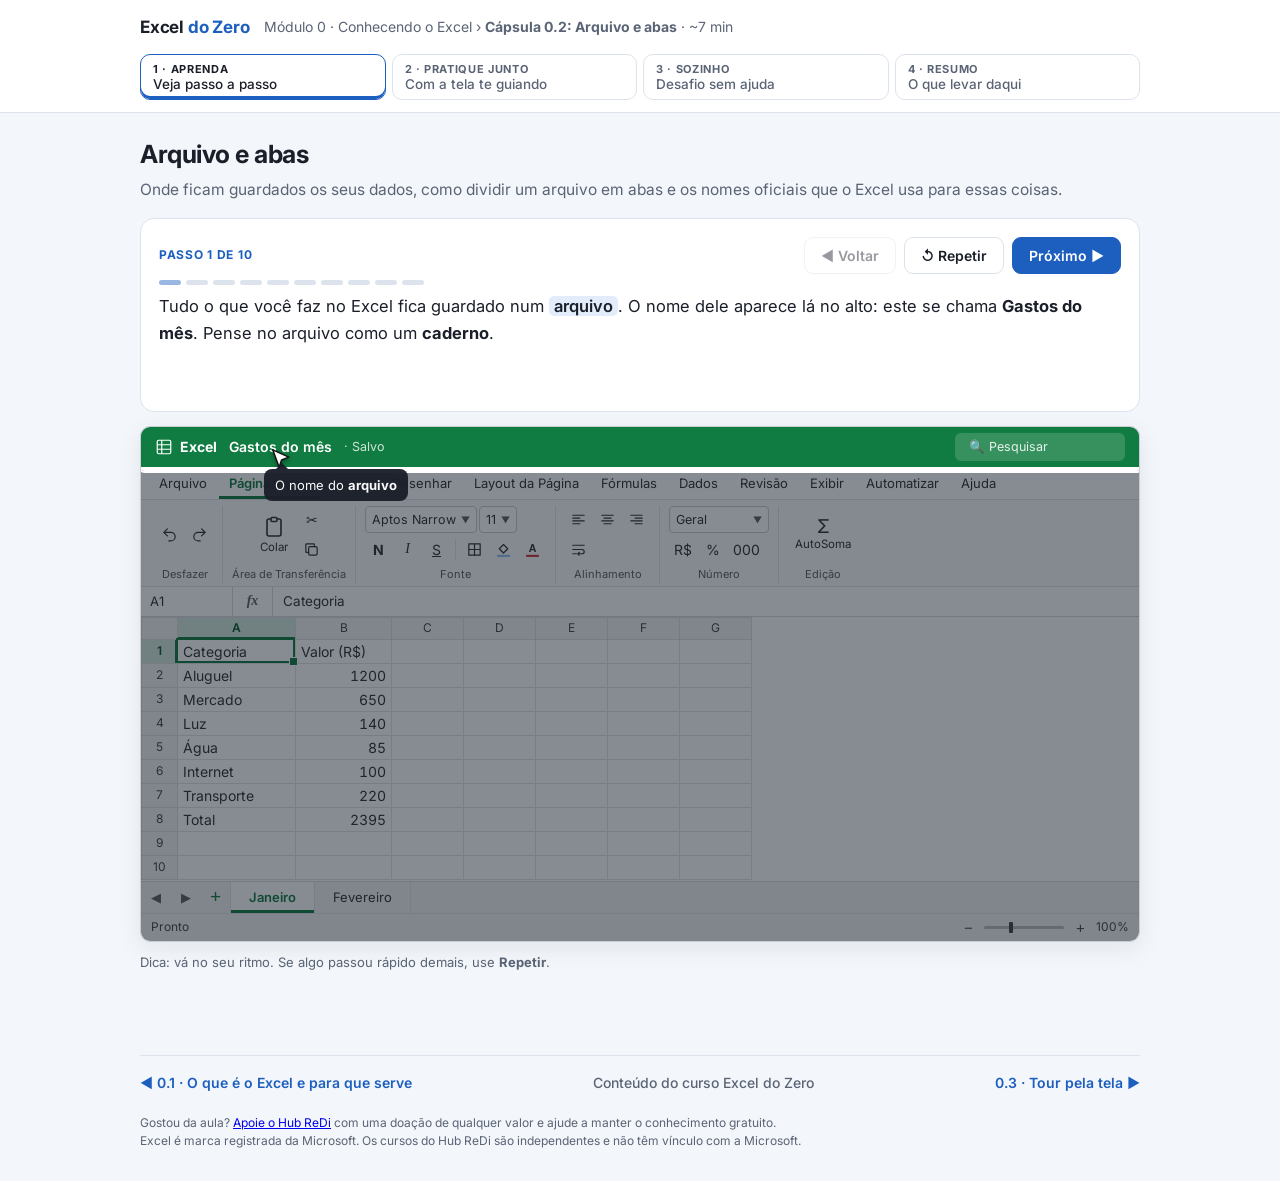
<file: excel-do-zero/modulo-0/0-2-arquivo-e-abas.html>
<!DOCTYPE html>
<html lang="pt-BR">
<head>
<meta charset="utf-8">
<meta name="viewport" content="width=device-width, initial-scale=1">
<title>0.2 · Arquivo e abas | Excel do Zero – Hub ReDi</title>
<meta name="description" content="Aprenda o que é arquivo (pasta de trabalho) e aba (planilha) no Excel, como criar e renomear abas e usar modelos. Aula grátis e interativa.">
<link rel="canonical" href="https://hub-redi.netlify.app/excel-do-zero/modulo-0/0-2-arquivo-e-abas">
<meta property="og:type" content="website">
<meta property="og:locale" content="pt_BR">
<meta property="og:site_name" content="Hub ReDi de Conhecimentos">
<meta property="og:title" content="0.2 · Arquivo e abas | Excel do Zero – Hub ReDi">
<meta property="og:description" content="Aprenda o que é arquivo (pasta de trabalho) e aba (planilha) no Excel, como criar e renomear abas e usar modelos. Aula grátis e interativa.">
<meta property="og:url" content="https://hub-redi.netlify.app/excel-do-zero/modulo-0/0-2-arquivo-e-abas">
<link rel="icon" href="/favicon.svg" type="image/svg+xml">
<link rel="preconnect" href="https://fonts.googleapis.com">
<link href="https://fonts.googleapis.com/css2?family=Inter:wght@400;500;600;700&family=JetBrains+Mono:wght@400;600&family=Caveat:wght@500;700&display=swap" rel="stylesheet">
<style>
:root{
  --bg:#f3f6fa; --card:#fff; --ink:#1a1f29; --muted:#5a6475; --line:#dde3ec; --soft:#edf2f8;
  --acc:#1d5fbf; --acc-2:#164b98; --acc-soft:#e2ecfa; --ok:#15803d; --ok-soft:#e5f6eb; --bad:#b42318; --bad-soft:#fdecea;
  --hl:#e8590c;
  /* cores da janela simulada (imitam o Excel online) */
  --xg:#107c41; --xg-soft:#d3e8da; --xline:#e1e4e8; --xgrid:#e2e3e3; --xhdr:#f3f3f3;
}
*{box-sizing:border-box}
html,body{margin:0;background:var(--bg);color:var(--ink);font:15.5px/1.55 Inter,system-ui,sans-serif}
code,.mono{font-family:"JetBrains Mono",ui-monospace,monospace}
code{background:var(--soft);padding:1px 6px;border-radius:5px;font-size:.9em}
kbd{border:1px solid var(--line);border-bottom-width:2px;border-radius:4px;padding:0 5px;font-size:.85em;background:#fff}
header{background:var(--card);border-bottom:1px solid var(--line)}
.top{max-width:1040px;margin:0 auto;padding:14px 20px;display:flex;align-items:center;gap:14px;flex-wrap:wrap}
.logo{font-weight:700;font-size:17px;letter-spacing:-.01em}
.logo span{color:var(--acc)}
.crumb{color:var(--muted);font-size:14px}
.fases{max-width:1040px;margin:0 auto;padding:0 20px 12px;display:flex;gap:6px;flex-wrap:wrap}
.fase{flex:1;min-width:150px;border:1px solid var(--line);background:var(--card);border-radius:10px;padding:7px 12px;cursor:pointer;text-align:left;font:500 13.5px Inter,sans-serif;color:var(--muted)}
.fase b{display:block;font-size:11px;letter-spacing:.06em;text-transform:uppercase}
.fase.on{border-color:var(--acc);color:var(--ink);box-shadow:inset 0 -3px 0 var(--acc)}
.fase.done b::after{content:" ✓";color:var(--ok)}
main{max-width:1040px;margin:0 auto;padding:22px 20px 70px}
h1{font-size:25px;margin:0 0 4px;letter-spacing:-.02em}
.lead{color:var(--muted);margin:0 0 16px}
.card{background:var(--card);border:1px solid var(--line);border-radius:14px;padding:18px}
.btn{appearance:none;border:1px solid var(--line);background:var(--card);color:var(--ink);padding:9px 16px;border-radius:9px;font:600 14px Inter,sans-serif;cursor:pointer}
.btn:hover{border-color:var(--muted)}
.btn.pri{background:var(--acc);border-color:var(--acc);color:#fff}
.btn.pri:hover{background:var(--acc-2)}
.btn:disabled{opacity:.45;cursor:default}
.row{display:flex;gap:8px;align-items:center;flex-wrap:wrap}
.hint{color:var(--muted);font-size:13px}
.passo-n{font-size:12px;font-weight:700;letter-spacing:.06em;text-transform:uppercase;color:var(--acc)}
.dest{background:var(--acc-soft);padding:0 5px;border-radius:5px;font-weight:600}
.fbk{margin-top:12px;padding:11px 14px;border-radius:10px;font-size:14.5px}
.fbk.ok{background:var(--ok-soft);border:1px solid #9ed8b2}
.fbk.bad{background:var(--bad-soft);border:1px solid #f1b0a9}
.fbk.info{background:var(--soft);border:1px solid var(--line)}
.fbk > b:first-child{display:block;margin-bottom:2px}
.enun{font-size:16px;margin:2px 0 10px}
.ops{display:grid;gap:7px;margin-top:8px}
.op{text-align:left;padding:10px 13px;border:1px solid var(--line);border-radius:9px;background:#fff;cursor:pointer;font:14.5px Inter,sans-serif;color:var(--ink)}
.op:hover{border-color:var(--acc)}
.op.right{border-color:var(--ok);background:var(--ok-soft)} .op.wrong{border-color:var(--bad);background:var(--bad-soft)}
.inp{font:15px Inter,sans-serif;padding:8px 12px;border:1px solid var(--line);border-radius:9px;width:160px}
.inp:focus{outline:2px solid var(--acc);border-color:var(--acc)}
.resumo{display:grid;grid-template-columns:1fr 1fr;gap:12px}
@media (max-width:760px){.resumo{grid-template-columns:1fr}}
.resumo .card h3{margin:0 0 6px;font-size:15px}
.resumo ul{margin:0;padding-left:20px}
.big{font-size:22px;font-weight:700}
.qs{display:grid;gap:14px}
.qs .q + .q{border-top:1px solid var(--line);padding-top:14px}

/* ---------- narração ---------- */
.narr{margin-bottom:14px}
.narr .txt{font-size:16.5px;line-height:1.6;margin:8px 0 14px;min-height:5.2em}
.dots{display:flex;gap:5px;margin-top:6px;flex-wrap:wrap}
.dots i{width:22px;height:5px;border-radius:5px;background:var(--line)}
.dots i.v{background:var(--acc)} .dots i.at{background:var(--acc);opacity:.45}

/* ---------- tarefas ---------- */
.tarefas{margin:6px 0 12px;padding-left:22px}
.tarefas li{margin:5px 0;color:#9aa3b2}
.tarefas li.atual{color:var(--ink);font-weight:500}
.tarefas li.ok{color:var(--ok)}
.tarefas li.ok::marker{content:"✓  "}

/* =============== janela simulada do Excel online =============== */
.xo{--z:1;border:1px solid #c8cdd3;border-radius:10px;overflow:hidden;background:#fff;position:relative;user-select:none;-webkit-user-select:none;font-family:"Segoe UI",Inter,system-ui,sans-serif;color:#323130;box-shadow:0 6px 24px rgba(20,30,50,.08)}
.xo-top{background:var(--xg);color:#fff;display:flex;align-items:center;gap:12px;height:40px;padding:0 14px;font-size:14px;white-space:nowrap}
.xo-top .app{display:flex;align-items:center;gap:7px;font-weight:700}
.xo-top .arq{font-weight:600}
.xo-top .salvo{opacity:.8;font-size:12.5px}
.xo-top .busca{margin-left:auto;background:rgba(255,255,255,.18);border-radius:6px;padding:4px 14px;font-size:12.5px;min-width:170px;opacity:.9}
.xo-guias{display:flex;gap:2px;padding:0 8px;border-bottom:1px solid var(--xline);background:#fff;overflow-x:auto;scrollbar-width:none}
.xo-guias button{appearance:none;border:0;background:none;padding:8px 10px 5px;font:13px "Segoe UI",Inter,sans-serif;color:#323130;cursor:pointer;white-space:nowrap;border-bottom:3px solid transparent}
.xo-guias button:hover{background:#f3f3f3}
.xo-guias button.on{color:var(--xg);font-weight:600;border-bottom-color:var(--xg)}
.xo-botoes{display:flex;align-items:stretch;padding:6px 6px 3px;background:#fafafa;border-bottom:1px solid var(--xline);overflow-x:auto;scrollbar-width:thin}
.grp{display:flex;flex-direction:column;align-items:center;padding:0 9px;border-right:1px solid var(--xline);flex-shrink:0}
.grp:last-child{border-right:0}
.grp .ctl{display:flex;gap:3px;align-items:center;flex:1}
.grp .nm{font-size:11px;color:#605e5c;margin-top:3px;white-space:nowrap}
.grp .col{display:flex;flex-direction:column;gap:3px}
.grp .r{display:flex;gap:2px;align-items:center}
.sep{width:1px;height:20px;background:var(--xline);margin:0 3px}
.rb{appearance:none;border:1px solid transparent;background:none;border-radius:4px;min-width:27px;height:27px;display:inline-flex;align-items:center;justify-content:center;gap:5px;cursor:pointer;color:#323130;font:14px "Segoe UI",Inter,sans-serif;padding:0 4px;white-space:nowrap}
.rb:hover{background:#e8eaed}
.rb.on{background:var(--xg-soft);border-color:#9fcdb1}
.rb.dd{border-color:#c8cdd3;background:#fff;justify-content:space-between;font-size:12.5px;padding:0 6px}
.rb.dd span{font-size:9px;color:#605e5c}
.rb.w1{width:112px} .rb.w2{width:100px}
.rb.big{flex-direction:column;height:57px;gap:1px;font-size:11.5px;padding:2px 6px}
.xo-fx{display:flex;height:30px;border-bottom:1px solid #d6d9dd;align-items:stretch;background:#fff}
.xo-fx .nb{width:92px;border-right:1px solid #d6d9dd;display:flex;align-items:center;padding:0 9px;font-size:13px;cursor:text}
.xo-fx .fxl{width:40px;border-right:1px solid #d6d9dd;display:flex;align-items:center;justify-content:center;color:#605e5c;font:italic 600 14px Georgia,serif;cursor:pointer}
.xo-fx .fb{flex:1;display:flex;align-items:center;padding:0 10px;font-size:13.5px;white-space:pre;overflow:hidden;cursor:text}
.xo-grade{position:relative;overflow:auto;height:264px;background:#fff}
.gin{position:relative;display:inline-block;min-width:100%}
table.g{border-collapse:collapse;table-layout:fixed}
.g th{background:var(--xhdr);color:#444;font-weight:400;font-size:calc(12px * var(--z));height:calc(22px * var(--z));border:1px solid #dadce0;padding:0;cursor:pointer}
.g th.corner{cursor:default}
.g th[data-c].on{background:var(--xg-soft);color:#0b5a2e;font-weight:600;box-shadow:inset 0 -2px 0 var(--xg)}
.g th[data-r].on{background:var(--xg-soft);color:#0b5a2e;font-weight:600;box-shadow:inset -2px 0 0 var(--xg)}
.g td{height:calc(24px * var(--z));border:1px solid var(--xgrid);padding:0 5px;font-size:calc(14px * var(--z));white-space:nowrap;overflow:hidden;cursor:cell;font-family:"Aptos Narrow","Segoe UI",Inter,sans-serif;touch-action:none}
.g td.num{text-align:right;font-variant-numeric:tabular-nums}
.g td.neg{font-weight:700} .g td.ita{font-style:italic} .g td.sub{text-decoration:underline}
.g td.fill{background-color:#cfe2f8}
.g td.insel{background-image:linear-gradient(rgba(16,124,65,.10),rgba(16,124,65,.10))}
.selbox{position:absolute;border:2px solid var(--xg);pointer-events:none;z-index:2}
.selbox::after{content:"";position:absolute;right:-5px;bottom:-5px;width:7px;height:7px;background:var(--xg);border:1px solid #fff}
.xo-abas{display:flex;align-items:stretch;height:32px;border-top:1px solid #d6d9dd;background:var(--xhdr);font-size:13px}
.xo-abas .nav,.xo-abas .add{appearance:none;border:0;background:none;width:30px;cursor:pointer;color:#605e5c;font-size:13px}
.xo-abas .add{font-size:19px;color:var(--xg);border-right:1px solid var(--xline)}
.xo-abas .tabx{padding:0 18px;display:flex;align-items:center;cursor:pointer;border-right:1px solid var(--xline);white-space:nowrap}
.xo-abas .tabx:hover{background:#eaeaea}
.xo-abas .tabx.on{background:#fff;color:var(--xg);font-weight:600;box-shadow:inset 0 -3px 0 var(--xg)}
.xo-status{display:flex;align-items:center;height:28px;background:var(--xhdr);border-top:1px solid var(--xline);font-size:12px;color:#444;padding:0 10px;gap:16px;white-space:nowrap}
.xo-status .calc{margin-left:auto;display:flex;gap:16px}
.xo-status .zoom{display:flex;align-items:center;gap:6px}
.xo-status .zoom button{appearance:none;border:0;background:none;cursor:pointer;font-size:15px;color:#444;width:20px;height:20px;border-radius:4px}
.xo-status .zoom button:hover{background:#e3e3e3}
.xo-status .trilho{width:80px;height:3px;background:#bbb;position:relative;border-radius:2px}
.xo-status .trilho i{position:absolute;top:-4px;width:4px;height:11px;background:#444;border-radius:1px}
/* camada de ensino sobre a janela */
.spot{position:absolute;z-index:20;border-radius:6px;box-shadow:0 0 0 3000px rgba(17,24,39,.5);outline:2px solid #fff;pointer-events:none;transition:left .45s,top .45s,width .45s,height .45s,opacity .3s;opacity:0}
.spot.on{opacity:1}
.cursor{position:absolute;width:22px;height:22px;pointer-events:none;z-index:30;transition:left .7s cubic-bezier(.4,.1,.2,1),top .7s cubic-bezier(.4,.1,.2,1),opacity .3s;left:50%;top:55%;opacity:0;filter:drop-shadow(0 2px 2px rgba(0,0,0,.35))}
.cursor.on{opacity:1}
.anel{position:absolute;z-index:29;width:24px;height:24px;margin:-12px 0 0 -12px;border-radius:50%;border:2px solid var(--hl);pointer-events:none;animation:anel .45s ease-out forwards}
@keyframes anel{from{transform:scale(.3);opacity:1}to{transform:scale(1.7);opacity:0}}
.balao{position:absolute;z-index:31;background:#1b1f29;color:#fff;font:13px/1.4 Inter,sans-serif;padding:7px 11px;border-radius:8px;max-width:280px;opacity:0;transition:opacity .25s;pointer-events:none}
.balao.on{opacity:.96}
.balao::after{content:"";position:absolute;left:var(--sx,16px);border:6px solid transparent}
.balao.baixo::after{top:-12px;border-bottom-color:#1b1f29}
.balao.cima::after{bottom:-12px;border-top-color:#1b1f29}
.toast{position:absolute;z-index:32;left:50%;bottom:72px;transform:translateX(-50%) translateY(8px);max-width:min(520px,92%);padding:9px 14px;border-radius:9px;font:13.5px/1.45 Inter,sans-serif;opacity:0;transition:opacity .25s,transform .25s;pointer-events:none;box-shadow:0 6px 20px rgba(0,0,0,.18)}
.toast.on{opacity:1;transform:translateX(-50%) translateY(0)}
.toast.info{background:#1b1f29;color:#fff} .toast.ok{background:var(--ok);color:#fff} .toast.bad{background:var(--bad);color:#fff}
.guia{outline:3px solid var(--hl)!important;outline-offset:-3px;animation:guia 1.2s ease-in-out infinite}
.g td.guia{outline:0!important;box-shadow:inset 0 0 0 3px var(--hl)}
@keyframes guia{50%{outline-color:#ffb27a}}
.hide{display:none!important}
/* ---------- extras da 0.1: edição, gráfico, caderno ---------- */
.cellin{position:absolute;z-index:3;opacity:0;border:0;padding:0;margin:0;font-size:16px;pointer-events:none}
.g td.edit{text-align:left!important;box-shadow:inset 0 0 0 2px var(--xg);background:#fff;font-weight:400}
.g td.flash{animation:flash 1.1s ease}
@keyframes flash{0%{background-color:#fff1a8}100%{background-color:transparent}}
.key{position:absolute;right:14px;bottom:70px;background:#1b1f29;color:#fff;border-radius:7px;padding:5px 11px;font:600 13px Inter,sans-serif;opacity:0;transition:opacity .2s;z-index:31}
.key.on{opacity:.94}
.graf{position:absolute;z-index:1;background:#fff;border:1px solid #c8cdd3;border-radius:4px;box-shadow:0 2px 8px rgba(0,0,0,.12);opacity:0;transition:opacity .4s;pointer-events:none}
.graf.on{opacity:1}
.graf rect.bar{transform-box:fill-box;transform-origin:bottom;transition:height .5s,y .5s}
.graf.cresce rect.bar{animation:cresce .9s ease-out}
@keyframes cresce{from{transform:scaleY(0)}to{transform:scaleY(1)}}
.caderno{position:absolute;left:0;right:0;bottom:0;z-index:15;opacity:0;pointer-events:none;transition:opacity .6s;
  background:#fffdf4 repeating-linear-gradient(transparent 0 33px,#c9d8ee 33px 34px);background-position:0 18px;
  font:26px/34px "Caveat","Segoe Print","Comic Sans MS",cursive;color:#2b3a67;padding:14px 26px 0 70px;overflow:hidden}
.caderno::before{content:"";position:absolute;left:52px;top:0;bottom:0;border-left:2px solid #f2a7a7}
.caderno.on{opacity:1}
.caderno .ct{font-size:30px;font-weight:700;color:#1d2d5c}
.caderno .risca{text-decoration:line-through;text-decoration-color:#c0392b;text-decoration-thickness:2px;opacity:.7}
.caderno .caneta{color:#c0392b;opacity:0;transition:opacity .4s}
.caderno .caneta.on{opacity:1}
.caderno .conta{font-size:22px;color:#6a7395;opacity:0;transition:opacity .5s}
.caderno .conta.on{opacity:1}
.abas-lista{display:flex}
.classif{display:grid;gap:8px;margin-top:8px}
.ci{display:flex;align-items:center;gap:10px;flex-wrap:wrap;padding:9px 12px;border:1px solid var(--line);border-radius:10px;background:#fff}
.ci .ct2{flex:1;min-width:200px}
.ci .bs{display:flex;gap:6px}
.ci .bs button{appearance:none;border:1px solid var(--line);background:#fff;border-radius:8px;padding:6px 10px;font:600 13px Inter,sans-serif;cursor:pointer}
.ci .bs button:hover{border-color:var(--acc)}
.ci.ok{border-color:#9ed8b2;background:var(--ok-soft)} .ci.bad{border-color:#f1b0a9;background:var(--bad-soft)}
.ci .ex{flex-basis:100%;font-size:13.5px;color:var(--ink)}
/* ---------- extras da 0.2: abas, menu, modelos ---------- */
.tabin{font:600 13px "Segoe UI",Inter,sans-serif;width:110px;border:1px solid var(--xg);border-radius:3px;padding:2px 5px;outline:none;color:#323130}
.menu{position:absolute;z-index:33;background:#fff;border:1px solid #c8cdd3;border-radius:6px;box-shadow:0 6px 20px rgba(0,0,0,.18);padding:4px 0;min-width:160px;display:flex;flex-direction:column}
.menu button{appearance:none;border:0;background:none;text-align:left;padding:7px 14px;font:13px "Segoe UI",Inter,sans-serif;cursor:pointer;color:#323130}
.menu button:hover{background:#f0f2f4}
.painel{position:absolute;left:0;right:0;bottom:0;z-index:16;background:#f7f8fa;opacity:0;pointer-events:none;transition:opacity .4s;padding:18px 22px;overflow:auto;font-family:"Segoe UI",Inter,sans-serif}
.painel.on{opacity:1;pointer-events:auto}
.painel h4{margin:0 0 12px;font-size:18px;font-weight:600;color:#323130}
.modelos{display:grid;grid-template-columns:repeat(auto-fill,minmax(150px,1fr));gap:14px}
.modelo{background:#fff;border:1px solid #d6d9dd;border-radius:8px;padding:8px;cursor:pointer;text-align:center;font-size:12.5px;color:#323130}
.modelo:hover{border-color:var(--xg)}
.modelo .pv{height:86px;border-radius:4px;margin-bottom:7px;background:#fff;border:1px solid #eee;display:grid;gap:3px;padding:6px;grid-template-rows:repeat(5,1fr)}
.modelo .pv i{display:block;border-radius:2px;background:#e8ecf1}
.modelo .pv i.h{background:var(--c,#107c41);opacity:.75}
.termo{border-collapse:collapse;margin:8px 0 2px;font-size:14.5px}
.termo th,.termo td{border:1px solid var(--line);padding:5px 12px;text-align:left}
.termo th{background:var(--soft);font-size:12.5px;text-transform:uppercase;letter-spacing:.04em;color:var(--muted)}
/* ---------- extras da 0.4: menu Arquivo, salvar, downloads, CSV ---------- */
.xo-top .as{font-size:12.5px;display:flex;align-items:center;gap:6px;opacity:.95}
.xo-top .as:empty{display:none}
.xo-top .sw{width:30px;height:15px;border-radius:9px;border:1.5px solid #fff;position:relative;display:inline-block}
.xo-top .sw::after{content:"";position:absolute;top:2px;left:2px;width:8px;height:8px;border-radius:50%;background:#fff;transition:left .3s}
.xo-top .sw.on{background:#fff}.xo-top .sw.on::after{left:17px;background:var(--xg)}
.painel.arq{padding:0;background:#fff}
.bk{display:flex;height:100%}
.bk nav{width:170px;background:#0e6b38;display:flex;flex-direction:column;padding:8px 0;flex-shrink:0}
.bk nav button{appearance:none;border:0;background:none;color:#fff;text-align:left;padding:9px 18px;font:13.5px "Segoe UI",Inter,sans-serif;cursor:pointer}
.bk nav button:hover{background:rgba(255,255,255,.12)}
.bk nav button.on{background:rgba(255,255,255,.22);font-weight:600}
.bk nav .bk-volta{font-size:20px;padding:4px 18px 10px}
.bk-corpo{flex:1;padding:18px 24px;overflow:auto}
.bk-corpo h4{margin:0 0 14px;font-size:20px;font-weight:600;color:#323130}
.bk-op,.bk-arq{display:flex;gap:12px;align-items:center;width:100%;max-width:460px;text-align:left;appearance:none;border:1px solid transparent;background:none;border-radius:6px;padding:10px 12px;cursor:pointer;font:13.5px "Segoe UI",Inter,sans-serif;color:#323130;margin-bottom:4px}
.bk-op:hover,.bk-arq:hover{background:#f0f4f1;border-color:#cfe3d6}
.bk-op b,.bk-arq b{display:block;font-weight:600}
.bk-op small,.bk-arq small{color:#605e5c;font-size:12px}
.bk-ico{font-size:20px;width:28px;text-align:center}
.bk-x,.bx-ico{font:700 10px Inter,sans-serif;color:#fff;background:var(--xg);border-radius:4px;padding:6px 5px;min-width:38px;text-align:center}
.bk-vazio{color:#605e5c}
.baixa{position:absolute;z-index:17;right:14px;bottom:66px;background:#fff;border:1px solid #c8cdd3;border-radius:8px;box-shadow:0 6px 20px rgba(0,0,0,.16);padding:9px 14px;display:flex;gap:10px;align-items:center;font:13px "Segoe UI",Inter,sans-serif;opacity:0;transform:translateY(8px);transition:opacity .3s,transform .3s;pointer-events:none}
.baixa.on{opacity:1;transform:none}
.baixa b{display:block}.baixa small{color:#605e5c}
.bloco{position:absolute;z-index:18;left:8%;right:8%;top:120px;bottom:44px;background:#fff;border:1px solid #9aa0a6;border-radius:6px;box-shadow:0 10px 30px rgba(0,0,0,.25);display:none;flex-direction:column}
.bloco.on{display:flex}
.bl-top{display:flex;justify-content:space-between;align-items:center;background:#f3f3f3;border-bottom:1px solid #ddd;padding:6px 10px;font:12.5px "Segoe UI",Inter,sans-serif;border-radius:6px 6px 0 0}
.bl-top button{appearance:none;border:0;background:none;cursor:pointer;font-size:14px}
.bloco pre{margin:0;padding:12px 16px;font:14px/1.6 Consolas,"JetBrains Mono",monospace;overflow:auto;flex:1}
.dlg{position:absolute;z-index:19;left:50%;top:150px;transform:translateX(-50%);width:min(440px,90%);background:#fff;border:1px solid #9aa0a6;border-radius:8px;box-shadow:0 12px 34px rgba(0,0,0,.28);display:none;font:13.5px "Segoe UI",Inter,sans-serif}
.dlg.on{display:block}
.dlg .dt{background:#f3f3f3;border-bottom:1px solid #ddd;padding:8px 12px;font-weight:600;border-radius:8px 8px 0 0}
.dlg .dc{padding:14px 16px;display:grid;gap:10px}
.dlg label{display:grid;gap:3px;font-size:12px;color:#605e5c}
.dlg .campo{border:1px solid #8a8886;border-radius:3px;padding:5px 8px;font-size:13.5px;color:#323130;min-height:30px;background:#fff}
.dlg .bts{display:flex;justify-content:flex-end;gap:8px}
.dlg .bts span{border:1px solid #8a8886;border-radius:3px;padding:5px 16px}
.dlg .bts span.pri{background:var(--xg);border-color:var(--xg);color:#fff}
.tabela2{border-collapse:collapse;margin:8px 0 2px;font-size:14px}
.tabela2 th,.tabela2 td{border:1px solid var(--line);padding:4px 10px;text-align:left;vertical-align:top}
.tabela2 th{background:var(--soft);font-size:12px;text-transform:uppercase;letter-spacing:.04em;color:var(--muted)}

.logo a{color:inherit;text-decoration:none}
.navcap{max-width:1040px;margin:0 auto;padding:0 20px 20px}
.navcap div{display:flex;justify-content:space-between;gap:10px;flex-wrap:wrap;border-top:1px solid var(--line);padding-top:16px}
.navcap a{color:var(--acc);text-decoration:none;font-weight:600;font-size:14px}
.navcap a:hover{text-decoration:underline}
.navcap a.meio{color:var(--muted);font-weight:500}
.marca{font-size:12px;color:var(--muted);max-width:1040px;margin:0 auto;padding:0 20px 30px}
</style>
</head>
<body>
<header>
  <div class="top"><div class="logo"><a href="/excel-do-zero/">Excel <span>do Zero</span></a></div><div class="crumb">Módulo 0 · Conhecendo o Excel › <b>Cápsula 0.2: Arquivo e abas</b> · ~7 min</div></div>
  <div class="fases" id="fases">
    <button class="fase on" data-f="0"><b>1 · Aprenda</b>Veja passo a passo</button>
    <button class="fase" data-f="1"><b>2 · Pratique junto</b>Com a tela te guiando</button>
    <button class="fase" data-f="2"><b>3 · Sozinho</b>Desafio sem ajuda</button>
    <button class="fase" data-f="3"><b>4 · Resumo</b>O que levar daqui</button>
  </div>
</header>
<main id="main"></main>
<nav class="navcap"><div><a href="/excel-do-zero/modulo-0/0-1-o-que-e-o-excel">◀ 0.1 · O que é o Excel e para que serve</a><a class="meio" href="/excel-do-zero/">Conteúdo do curso Excel do Zero</a><a href="/excel-do-zero/modulo-0/0-3-tour-pela-tela">0.3 · Tour pela tela ▶</a></div></nav>
<p class="marca">Gostou da aula? <a href="/apoie">Apoie o Hub ReDi</a> com uma doação de qualquer valor e ajude a manter o conhecimento gratuito.<br>Excel é marca registrada da Microsoft. Os cursos do Hub ReDi são independentes e não têm vínculo com a Microsoft.</p>
<script>window.CAPSULA_ID = "excel-do-zero/0-2-arquivo-e-abas";</script>
<script>
"use strict";
// =====================================================================
//  Excel do Zero — motor da janela simulada do Excel online
//  (o mesmo em todas as cápsulas; cada cápsula acrescenta só o conteúdo)
// =====================================================================
const $ = (s, el = document) => el.querySelector(s);
const $$ = (s, el = document) => Array.from(el.querySelectorAll(s));
const espera = (ms) => new Promise((r) => setTimeout(r, ms));
const COLS = ["A", "B", "C", "D", "E", "F", "G"];
const NLIN = 10;
const GUIAS = ["Arquivo", "Página Inicial", "Inserir", "Desenhar", "Layout da Página", "Fórmulas", "Dados", "Revisão", "Exibir", "Automatizar", "Ajuda"];

// ---------- arquivo padrão do Módulo 0: "Gastos do mês" ----------
const JAN = { A1: "Categoria", B1: "Valor (R$)", A2: "Aluguel", B2: 1200, A3: "Mercado", B3: 650, A4: "Luz", B4: 140, A5: "Água", B5: 85, A6: "Internet", B6: 100, A7: "Transporte", B7: 220, A8: "Total", B8: "=SOMA(B2:B7)" };
const FEV = { A1: "Categoria", B1: "Valor (R$)", A2: "Aluguel", B2: 1200, A3: "Mercado", B3: 720, A4: "Luz", B4: 155, A5: "Água", B5: 90, A6: "Internet", B6: 100, A7: "Transporte", B7: "=4*45", A8: "Total", B8: "=SOMA(B2:B7)" };
const ARQ_GASTOS = { nome: "Gastos do mês", larguras: { A: 118, B: 96 }, abas: [{ nome: "Janeiro", dados: JAN }, { nome: "Fevereiro", dados: FEV }], grafico: { rot: ["A2", "A7"], val: ["B2", "B7"], titulo: "Gastos de janeiro" } };

// ---------- ícones da Faixa de Opções ----------
const sv = (d, extra = "") => '<svg viewBox="0 0 24 24" width="17" height="17" fill="none" stroke="currentColor" stroke-width="1.7" stroke-linecap="round" stroke-linejoin="round">' + (d ? '<path d="' + d + '"/>' : "") + extra + "</svg>";
const ICO = {
  desf: sv("M9 14L4 9l5-5M4 9h10a6 6 0 010 12h-3"),
  ref: sv("M15 14l5-5-5-5M20 9H10a6 6 0 000 12h3"),
  colar: '<svg viewBox="0 0 24 24" width="24" height="24" fill="none" stroke="currentColor" stroke-width="1.6"><rect x="5" y="4" width="14" height="17" rx="2"/><rect x="9" y="2.5" width="6" height="4" rx="1" fill="#fafafa"/></svg>',
  copiar: sv("", '<rect x="8" y="8" width="12" height="12" rx="2"/><path d="M16 8V5a1 1 0 00-1-1H5a1 1 0 00-1 1v10a1 1 0 001 1h3"/>'),
  bordas: sv("M4 12h16M12 4v16", '<rect x="4" y="4" width="16" height="16"/>'),
  fill: sv("M6 11l6-6 6 6-6 6z", '<rect x="3" y="19.5" width="18" height="3" fill="#8fbdf0" stroke="none"/>'),
  cor: '<svg viewBox="0 0 24 24" width="17" height="17"><text x="12" y="15" text-anchor="middle" font-size="15" font-weight="700" fill="currentColor" font-family="Segoe UI,Arial">A</text><rect x="3" y="19.5" width="18" height="3" fill="#d13438"/></svg>',
  esq: sv("M4 6h16M4 10h10M4 14h16M4 18h10"),
  centro: sv("M4 6h16M7 10h10M4 14h16M7 18h10"),
  dir: sv("M4 6h16M10 10h10M4 14h16M10 18h10"),
  quebra: sv("M4 6h16M4 12h13a3 3 0 010 6h-4M13 16l-2 2 2 2M4 18h5"),
};
const RB = (cmd, title, inner, cls = "") => '<button class="rb ' + cls + '" data-cmd="' + cmd + '" title="' + title + '">' + inner + "</button>";
const GRP = (nome, ctl) => '<div class="grp" data-grp="' + nome + '"><div class="ctl">' + ctl + '</div><div class="nm">' + nome + "</div></div>";
const FAIXA =
  GRP("Desfazer", RB("desfazer", "Desfazer (Ctrl+Z)", ICO.desf) + RB("refazer", "Refazer (Ctrl+Y)", ICO.ref)) +
  GRP("Área de Transferência", RB("colar", "Colar (Ctrl+V)", ICO.colar + "<span>Colar</span>", "big") + '<div class="col">' + RB("recortar", "Recortar (Ctrl+X)", "✂") + RB("copiar", "Copiar (Ctrl+C)", ICO.copiar) + "</div>") +
  GRP("Fonte", '<div class="col"><div class="r">' + RB("fonte", "Fonte", "Aptos Narrow <span>▼</span>", "dd w1") + RB("tamanho", "Tamanho da Fonte", "11 <span>▼</span>", "dd") + '</div><div class="r">' + RB("neg", "Negrito (Ctrl+N)", "<b>N</b>") + RB("ita", "Itálico (Ctrl+I)", '<i style="font-family:Georgia,serif">I</i>') + RB("sub", "Sublinhado (Ctrl+S)", "<u>S</u>") + '<span class="sep"></span>' + RB("bordas", "Bordas", ICO.bordas) + RB("fill", "Cor de Preenchimento", ICO.fill) + RB("corfonte", "Cor da Fonte", ICO.cor) + "</div></div>") +
  GRP("Alinhamento", '<div class="col"><div class="r">' + RB("esq", "Alinhar à Esquerda", ICO.esq) + RB("centro", "Centralizar", ICO.centro) + RB("dir", "Alinhar à Direita", ICO.dir) + '</div><div class="r">' + RB("quebra", "Quebrar Texto Automaticamente", ICO.quebra) + "</div></div>") +
  GRP("Número", '<div class="col"><div class="r">' + RB("formato", "Formato de Número", "Geral <span>▼</span>", "dd w2") + '</div><div class="r">' + RB("moeda", "Formato de Número de Contabilidade", "R$") + RB("pct", "Estilo de Porcentagem", "%") + RB("mil", "Separador de Milhares", "000") + "</div></div>") +
  GRP("Edição", RB("autosoma", "AutoSoma (Alt+=)", '<span style="font-size:19px;line-height:1">Σ</span><span>AutoSoma</span>', "big"));
const FORMATOS = ["neg", "ita", "sub", "fill"];
const NOME_CMD = { neg: "Negrito", ita: "Itálico", sub: "Sublinhado", fill: "Cor de Preenchimento" };
const MODULO_CMD = { desfazer: 1, refazer: 1, colar: 2, recortar: 2, copiar: 2, fonte: 3, tamanho: 3, bordas: 3, corfonte: 3, esq: 3, centro: 3, dir: 3, quebra: 3, formato: 3, moeda: 3, pct: 3, mil: 3, autosoma: 4 };
const ZONAS = {
  titulo: ["a <b>barra de título</b>", "Ela mostra o nome do arquivo."],
  guias: ["as <b>guias</b> da Faixa de Opções", "Elas trocam o conjunto de botões que aparece embaixo."],
  botoes: ["os <b>botões</b> da Faixa de Opções", "Eles aplicam comandos, como negrito e cores."],
  "caixa-nome": ["a <b>Caixa de Nome</b>", "Ela mostra o endereço da célula selecionada."],
  fx: ["o botão <b>fx</b>", "Ele serve para inserir funções (vamos usar no Módulo 4)."],
  "barra-formulas": ["a <b>Barra de Fórmulas</b>", "Ela mostra o <b>conteúdo</b> da célula, não o endereço."],
  grade: ["uma <b>célula</b> da grade", ""],
  "cab-col": ["um <b>cabeçalho de coluna</b>", "As letras identificam as colunas."],
  "cab-lin": ["um <b>cabeçalho de linha</b>", "Os números identificam as linhas."],
  abas: ["as <b>abas</b>", "Cada aba guarda uma parte dos dados do arquivo."],
  status: ["a <b>barra de status</b>", "Ela mostra cálculos rápidos da seleção."],
  zoom: ["o <b>zoom</b>", "Ele muda o tamanho na tela, não os dados."],
};

// ---------- utilidades de endereço e número ----------
const partes = (a) => { const m = a.match(/^([A-Z])(\d+)$/); return [COLS.indexOf(m[1]), +m[2]]; };
function limites(a, b) { const [c1, r1] = partes(a), [c2, r2] = partes(b); return { c1: Math.min(c1, c2), c2: Math.max(c1, c2), r1: Math.min(r1, r2), r2: Math.max(r1, r2) }; }
function celulas(a, b) { const L = limites(a, b), out = []; for (let r = L.r1; r <= L.r2; r++) for (let c = L.c1; c <= L.c2; c++) out.push(COLS[c] + r); return out; }
function rotulo(a, b) { const L = limites(a, b); const x = COLS[L.c1] + L.r1, y = COLS[L.c2] + L.r2; return x === y ? x : x + ":" + y; }
const fmtNum = (v) => String(Math.round(v * 1e10) / 1e10).replace(".", ",");
function lerNumBR(s) { s = String(s).trim(); if (/^-?\d+(,\d+)?$/.test(s)) return Number(s.replace(",", ".")); if (/^-?\d+\.\d+$/.test(s)) return Number(s); return null; }

// =============== componente: janela do Excel online ===============
class Janela {
  constructor(host, { interativo = false, aoEvento = null, arquivo = ARQ_GASTOS, editaveis = null, msgTravada = "Neste exercício essa célula está protegida." } = {}) {
    this.inter = interativo; this.aoEvento = aoEvento; this.geracao = 0; this.cfg = arquivo; this.arqInicial = arquivo;
    this.editaveis = editaveis; this.msgTravada = msgTravada; this.editando = false; this.grafOn = false;
    const linhas = Array.from({ length: NLIN }, (_, i) => '<tr><th data-z="cab-lin" data-r="' + (i + 1) + '">' + (i + 1) + "</th>" + COLS.map((c) => '<td data-z="grade" data-a="' + c + (i + 1) + '"></td>').join("") + "</tr>").join("");
    host.innerHTML =
      '<div class="xo">' +
      '<div class="xo-top" data-z="titulo" data-p="titulo"><span class="app"><svg width="18" height="18" viewBox="0 0 24 24" fill="none" stroke="#fff" stroke-width="1.6"><rect x="3" y="3" width="18" height="18" rx="2"/><path d="M3 9h18M3 15h18M9 3v18"/></svg>Excel</span><span class="as" data-p="autosave"></span><span class="arq" data-p="arquivo"></span><span class="salvo" data-p="salvo">· Salvo</span><span class="busca">🔍 Pesquisar</span></div>' +
      '<div class="xo-guias" data-z="guias" data-p="guias">' + GUIAS.map((g) => '<button data-guia="' + g + '" class="' + (g === "Página Inicial" ? "on" : "") + '">' + g + "</button>").join("") + "</div>" +
      '<div class="xo-botoes" data-z="botoes" data-p="botoes">' + FAIXA + "</div>" +
      '<div class="xo-fx"><div class="nb" data-z="caixa-nome" data-p="nb" title="Caixa de Nome">A1</div><div class="fxl" data-z="fx" title="Inserir Função">fx</div><div class="fb" data-z="barra-formulas" data-p="fb" title="Barra de Fórmulas"></div></div>' +
      '<div class="xo-grade" data-p="grade"><div class="gin"><table class="g"><colgroup><col data-col="rh">' + COLS.map((c) => '<col data-col="' + c + '">').join("") + '</colgroup><tr><th class="corner" data-z="grade"></th>' + COLS.map((c) => '<th data-z="cab-col" data-c="' + c + '">' + c + "</th>").join("") + "</tr>" + linhas + '</table><div class="selbox"></div><div class="graf" data-p="graf"></div><input class="cellin" aria-label="Digitar na célula" autocomplete="off" spellcheck="false"></div></div>' +
      '<div class="xo-abas" data-z="abas" data-p="abas"><button class="nav" data-nav title="Rolar abas">◀</button><button class="nav" data-nav title="Rolar abas">▶</button><button class="add" data-add title="Nova Planilha">+</button><div class="abas-lista"></div></div>' +
      '<div class="xo-status" data-z="status" data-p="status"><span>Pronto</span><div class="calc" data-p="calc"></div><div class="zoom" data-z="zoom" data-p="zoom"><button data-zoom="-" title="Diminuir zoom">−</button><div class="trilho"><i></i></div><button data-zoom="+" title="Aumentar zoom">+</button><span class="zl">100%</span></div></div>' +
      '<div class="caderno" data-p="caderno"></div><div class="painel" data-p="painel"></div><div class="bloco" data-p="bloco"></div><div class="dlg" data-p="dlg"></div><div class="baixa" data-p="baixa"></div>' +
      '<div class="spot"></div><svg class="cursor" viewBox="0 0 24 24"><path d="M3 2l7 19 2.6-7.9L20.5 10z" fill="#fff" stroke="#111" stroke-width="1.6" stroke-linejoin="round"/></svg><div class="balao"></div><div class="toast"></div><div class="key"></div>' +
      "</div>";
    this.el = $(".xo", host);
    this.carregarArquivo(arquivo);
    if (interativo) this.ligar();
    if (window.ResizeObserver) new ResizeObserver(() => { this.posSel(); this.desenhaGrafico(); }).observe(this.el);
  }
  // ----- estado -----
  carregarArquivo(cfg) {
    this.cfg = cfg;
    $(".arq", this.el).textContent = cfg.nome;
    this.reset();
  }
  cancelarAnimacoes() { this.geracao++; } // qualquer animação em andamento para no próximo w()
  reset() {
    this.folhas = {};
    this.cfg.abas.forEach((a) => (this.folhas[a.nome] = { raw: { ...a.dados }, fmt: JSON.parse(JSON.stringify(a.fmt || {})) }));
    this.ordem = this.cfg.abas.map((a) => a.nome);
    this.contPlanilha = this.cfg.proxPlanilha || this.ordem.length + 1;
    this.ativa = this.cfg.abas[0].nome; this.renderAbas(); this.zoom = 100; this.sel = { a: "A1", b: "A1" };
    this.editando = false; this.grafOn = false;
    $(".graf", this.el).classList.remove("on", "cresce");
    $(".caderno", this.el).classList.remove("on");
    this.fecharPainel(); this.fecharMenu(); this.fecharBloco(); this.dialogo(null);
    this.baixados = []; $(".baixa", this.el).classList.remove("on");
    this.setModo(this.cfg.modo || "online", this.cfg.nome, false);
    this.spot(null); this.balao(null); this.limparDestaque();
    this.render();
  }
  f() { return this.folhas[this.ativa]; }
  // ----- abas: criar, renomear, validar -----
  renderAbas() { $(".abas-lista", this.el).innerHTML = this.ordem.map((n) => '<div class="tabx" data-aba="' + n.replace(/"/g, "&quot;") + '">' + n.replace(/</g, "&lt;") + "</div>").join(""); }
  tab(nome) { return $$(".tabx", this.el).find((t) => t.dataset.aba === nome); }
  novaAba() {
    if (this.ordem.length >= 6) { this.toast("Para manter a tela simples, aqui o arquivo pode ter no máximo 6 abas."); return null; }
    let nome; do { nome = "Planilha" + this.contPlanilha++; } while (this.folhas[nome]);
    this.folhas[nome] = { raw: {}, fmt: {} };
    this.ordem.splice(this.ordem.indexOf(this.ativa) + 1, 0, nome);
    this.renderAbas(); this.trocarAba(nome);
    return nome;
  }
  validarNome(novo, antigo) {
    const n = novo.trim();
    if (n === "") return "O nome da aba não pode ficar em branco.";
    if (n.length > 31) return "O nome da aba pode ter no máximo <b>31 caracteres</b> (o seu tem " + n.length + ").";
    const proib = n.match(/[\\\/?*\[\]:]/);
    if (proib) return "O Excel não aceita o símbolo <b>" + proib[0] + "</b> em nome de aba. Proibidos: <b>/ \\ ? * [ ] :</b>";
    if (/^'|'$/.test(n)) return "O nome da aba não pode começar nem terminar com apóstrofo (').";
    if (n.toLowerCase() !== antigo.toLowerCase() && this.ordem.some((o) => o.toLowerCase() === n.toLowerCase())) return "Já existe uma aba chamada <b>" + n + "</b> neste arquivo. Cada aba precisa de um nome diferente.";
    return null;
  }
  renomear(antigo, novo) {
    const erro = this.validarNome(novo, antigo); if (erro) return erro;
    const n = novo.trim(); if (n === antigo) return null;
    this.folhas[n] = this.folhas[antigo]; delete this.folhas[antigo];
    this.ordem[this.ordem.indexOf(antigo)] = n;
    if (this.ativa === antigo) this.ativa = n;
    this.renderAbas(); this.render(); return null;
  }
  abrirEdicaoAba(nome, aoTerminar) {
    const t = this.tab(nome); if (!t) return null;
    t.innerHTML = '<input class="tabin" value="' + nome.replace(/"/g, "&quot;") + '" maxlength="40" spellcheck="false">';
    const inp = $(".tabin", t); let feito = false;
    const fim = (confirmar) => {
      if (feito) return; feito = true;
      const novo = inp.value;
      if (!confirmar) { this.renderAbas(); this.render(); return; }
      const erro = this.renomear(nome, novo);
      if (erro) { this.renderAbas(); this.render(); this.toast(erro, "bad", 4200); }
      aoTerminar && aoTerminar(erro, novo.trim());
    };
    inp.addEventListener("keydown", (ev) => { ev.stopPropagation(); if (ev.key === "Enter") { ev.preventDefault(); fim(true); } if (ev.key === "Escape") fim(false); });
    inp.addEventListener("blur", () => fim(true));
    inp.addEventListener("pointerdown", (ev) => ev.stopPropagation());
    inp.focus(); inp.select();
    return inp;
  }
  // menu do botão direito na aba
  abrirMenu(nome, x, y) {
    this.fecharMenu();
    const m = document.createElement("div"); m.className = "menu";
    m.innerHTML = ["Inserir", "Excluir", "Renomear", "Mover ou Copiar", "Cor da Guia", "Ocultar"].map((o) => '<button data-op="' + o + '">' + o + "</button>").join("");
    this.el.appendChild(m);
    const b = this.el.getBoundingClientRect();
    m.style.left = Math.min(x - b.left, b.width - 170) + "px"; m.style.top = Math.max(4, y - b.top - m.offsetHeight) + "px";
    m.addEventListener("pointerdown", (ev) => ev.stopPropagation());
    m.addEventListener("click", (ev) => {
      const op = ev.target.closest("[data-op]"); if (!op) return; ev.stopPropagation(); this.fecharMenu();
      if (op.dataset.op === "Renomear") this.iniciarRenomear(nome);
      else if (op.dataset.op === "Inserir") { const n = this.novaAba(); if (n) this.emit({ tipo: "nova-aba", nome: n }); }
      else this.toast("<b>" + op.dataset.op + "</b>: vamos ver no <b>Módulo 2</b>, junto com mover, colorir e duplicar abas.");
    });
  }
  fecharMenu() { $$(".menu", this.el).forEach((m) => m.remove()); }
  iniciarRenomear(nome) {
    if (this.ativa !== nome) this.trocarAba(nome);
    this.abrirEdicaoAba(nome, (erro, novo) => { if (erro) this.emit({ tipo: "renomear-erro", de: nome, tentativa: novo, msg: erro }); else if (novo !== nome) this.emit({ tipo: "renomear", de: nome, para: novo }); });
  }
  // ----- painel "Novo" com modelos -----
  abrirPainel(html) { const p = $(".painel", this.el); p.innerHTML = html; p.style.top = $(".xo-guias", this.el).offsetTop + "px"; p.classList.add("on"); }
  fecharPainel() { $(".painel", this.el).classList.remove("on"); }
  td(a) { return $('td[data-a="' + a + '"]', this.el); }
  valor(a) {
    const r = this.f().raw[a];
    if (r === undefined || r === "") return "";
    if (typeof r === "number") return r;
    if (r.startsWith("=")) return this.calc(r.slice(1).toUpperCase());
    return r;
  }
  num(t) { if (/^[A-Z]\d+$/.test(t)) { const v = this.valor(t); return typeof v === "number" ? v : 0; } return Number(t.replace(",", ".")); }
  calc(s) { // mini motor: SOMA(intervalo) e uma conta simples entre dois termos
    let m = s.match(/^SOMA\(([A-Z]\d+):([A-Z]\d+)\)$/);
    if (m) return celulas(m[1], m[2]).reduce((t, a) => { const v = this.valor(a); return t + (typeof v === "number" ? v : 0); }, 0);
    m = s.match(/^([A-Z]\d+|\d+(?:,\d+)?)([+\-*\/])([A-Z]\d+|\d+(?:,\d+)?)$/);
    if (m) { const x = this.num(m[1]), y = this.num(m[3]); return m[2] === "+" ? x + y : m[2] === "-" ? x - y : m[2] === "*" ? x * y : y === 0 ? "#DIV/0!" : x / y; }
    return "#NOME?";
  }
  celulasSel() { return celulas(this.sel.a, this.sel.b); }
  setSel(a, b = a) { this.sel = { a, b }; this.render(); }
  trocarAba(nome) { this.ativa = nome; this.sel = { a: "A1", b: "A1" }; this.render(); }
  setZoom(z) { this.zoom = Math.max(50, Math.min(200, z)); this.render(); }
  setValor(a, v) { this.f().raw[a] = v; this.render(); this.indicarSalvando(); }
  // ----- salvar: Excel online (automático) x Excel instalado -----
  setModo(modo, nome, autosave = false) {
    this.modo = modo; this.autosave = autosave; this.nomeArq = nome; clearTimeout(this._ts);
    $(".arq", this.el).textContent = modo === "desktop" ? nome + " - Excel" : nome;
    $(".as", this.el).innerHTML = modo === "desktop" ? 'AutoSalvamento <i class="sw' + (autosave ? " on" : "") + '"></i> ' + (autosave ? "Ativado" : "Desativado") : "";
    $(".salvo", this.el).textContent = modo === "desktop" ? (autosave ? "· Salvo no OneDrive" : "") : "· Salvo";
    $(".busca", this.el).style.visibility = modo === "desktop" ? "hidden" : "";
  }
  indicarSalvando() {
    const s = $(".salvo", this.el);
    if (this.modo === "desktop" && !this.autosave) { s.textContent = "· Não salvo"; return; }
    s.textContent = "· Salvando…"; clearTimeout(this._ts);
    this._ts = setTimeout(() => (s.textContent = this.modo === "desktop" ? "· Salvo no OneDrive" : "· Salvo"), 1100);
  }
  // ----- menu Arquivo (tela cheia, como no Excel online) -----
  abrirArquivo(secao = "Início") {
    const SECOES = ["Início", "Novo", "Abrir", "Informações", "Salvar como", "Imprimir", "Compartilhar", "Exportar"];
    const recentes = (this.cfg.recentes || [[this.cfg.nome + ".xlsx", "OneDrive › Documentos"], ["Cadastro de vendedores.xlsx", "OneDrive › Documentos"], ["Controle de estoque.xlsx", "OneDrive › Loja"]]);
    const op = (acao, tit, desc, ico) => '<button class="bk-op" data-bk-acao="' + acao + '"><span class="bk-ico">' + ico + '</span><span><b>' + tit + "</b><small>" + desc + "</small></span></button>";
    let corpo;
    if (secao === "Início" || secao === "Abrir") corpo = "<h4>" + (secao === "Início" ? "Recentes" : "Abrir") + '</h4><div class="bk-lista">' + recentes.map(([n, l]) => '<div class="bk-arq" data-bk-abrir="' + n + '"><span class="bk-x">' + (n.split(".").pop().toUpperCase()) + "</span><span><b>" + n + "</b><small>" + l + "</small></span></div>").join("") + "</div>";
    else if (secao === "Salvar como") corpo = "<h4>Salvar como</h4>" + op("salvar-online", "Salvar como", "Salvar uma cópia online (no OneDrive)", "💾") + op("renomear-arq", "Renomear", "Renomear esta pasta de trabalho", "✏️") + op("copia", "Baixar uma Cópia", "Baixar uma cópia no seu computador (.xlsx)", "⬇️") + op("ods", "Baixar como ODS", "Baixar uma cópia como arquivo ODS", "⬇️");
    else if (secao === "Exportar") corpo = "<h4>Exportar</h4>" + op("csv", "Baixar esta planilha como CSV (.csv)", "Só os dados da aba aberta, como texto", "📄") + op("pdf", "Baixar como PDF", "Para ler ou imprimir, sem editar", "📕");
    else corpo = "<h4>" + secao + '</h4><p class="bk-vazio">Esta parte do menu Arquivo aparece em outros módulos do curso.</p>';
    const p = $(".painel", this.el);
    p.innerHTML = '<div class="bk"><nav><button class="bk-volta" data-bk-voltar title="Voltar à planilha">←</button>' + SECOES.map((s) => '<button data-bk-sec="' + s + '" class="' + (s === secao ? "on" : "") + '">' + s + "</button>").join("") + '</nav><div class="bk-corpo">' + corpo + "</div></div>";
    p.style.top = $(".xo-guias", this.el).offsetTop + "px"; p.classList.add("on", "arq");
    this.secaoArq = secao;
  }
  fecharArquivo() { const p = $(".painel", this.el); p.classList.remove("on", "arq"); this.secaoArq = null; }
  nomeDownload(acao) { const base = this.nomeArq.replace(/\.xlsx$/, ""); return acao === "csv" ? base + " - " + this.ativa + ".csv" : base + (acao === "pdf" ? ".pdf" : acao === "ods" ? ".ods" : ".xlsx"); }
  baixar(acao) {
    const nome = this.nomeDownload(acao);
    this.baixados.push({ acao, nome, aba: this.ativa });
    const b = $(".baixa", this.el);
    b.innerHTML = '<span class="bx-ico">' + nome.split(".").pop().toUpperCase() + "</span><span><b>" + nome + "</b><small>Download concluído · pasta Downloads</small></span>";
    b.classList.remove("on"); void b.offsetWidth; b.classList.add("on");
    return nome;
  }
  acaoArquivo(acao) {
    if (["copia", "csv", "pdf", "ods"].includes(acao)) {
      this.fecharArquivo(); const nome = this.baixar(acao);
      if (acao === "csv") this.mostrarCSV();
      this.emit({ tipo: "arquivo", acao, nome, aba: this.ativa });
    } else if (acao === "salvar-online") { this.toast("<b>Salvar como</b> cria uma cópia com outro nome no OneDrive. Aqui no curso, o arquivo original já está salvo."); this.emit({ tipo: "arquivo", acao }); }
    else if (acao === "renomear-arq") { this.toast("Para renomear o arquivo, também dá para clicar no <b>nome dele</b>, lá no alto da tela."); this.emit({ tipo: "arquivo", acao }); }
  }
  // texto do CSV da aba aberta: valores (não fórmulas), separados por ponto e vírgula
  textoCSV() {
    let ultL = 0, ultC = 0;
    Object.keys(this.f().raw).forEach((a) => { const [c, r] = partes(a); ultL = Math.max(ultL, r); ultC = Math.max(ultC, c); });
    const linhas = [];
    for (let r = 1; r <= ultL; r++) { const l = []; for (let c = 0; c <= ultC; c++) { const v = this.valor(COLS[c] + r); l.push(typeof v === "number" ? fmtNum(v) : v); } linhas.push(l.join(";")); }
    return linhas.join("\n");
  }
  mostrarCSV() {
    const b = $(".bloco", this.el), nome = this.nomeDownload("csv");
    b.innerHTML = '<div class="bl-top"><span>' + nome + ' — Bloco de Notas</span><button data-bl-fechar title="Fechar">✕</button></div><pre></pre>';
    $("pre", b).textContent = this.textoCSV();
    b.classList.add("on");
  }
  fecharBloco() { $(".bloco", this.el).classList.remove("on"); }
  dialogo(html) { const d = $(".dlg", this.el); if (!html) { d.classList.remove("on"); return; } d.innerHTML = html; d.classList.add("on"); }
  aplicar(cmd) {
    if (!FORMATOS.includes(cmd)) return false;
    const f = this.f(), cs = this.celulasSel(), todos = cs.every((a) => f.fmt[a] && f.fmt[a][cmd]);
    cs.forEach((a) => { f.fmt[a] = f.fmt[a] || {}; f.fmt[a][cmd] = !todos; });
    this.render(); return true;
  }
  podeEditar(a) { return this.editaveis === "todas" || (Array.isArray(this.editaveis) && this.editaveis.includes(a)); }
  // ----- desenho -----
  render() {
    const f = this.f(), z = this.zoom / 100, larg = this.cfg.larguras || {};
    this.el.style.setProperty("--z", z);
    $$("col", this.el).forEach((c) => (c.style.width = (c.dataset.col === "rh" ? 36 : larg[c.dataset.col] || 72) * z + "px"));
    $$(".g td", this.el).forEach((td) => {
      const a = td.dataset.a, v = this.valor(a), k = f.fmt[a] || {};
      td.textContent = v === "" ? "" : typeof v === "number" ? fmtNum(v) : v;
      td.className = [typeof v === "number" ? "num" : "", k.neg ? "neg" : "", k.ita ? "ita" : "", k.sub ? "sub" : "", k.fill ? "fill" : "", td.classList.contains("guia") ? "guia" : ""].join(" ").trim();
    });
    const cs = this.celulasSel(), L = limites(this.sel.a, this.sel.b);
    cs.forEach((a) => { if (a !== this.sel.a) this.td(a).classList.add("insel"); });
    $$(".g th[data-c]", this.el).forEach((th) => { const i = COLS.indexOf(th.dataset.c); th.classList.toggle("on", i >= L.c1 && i <= L.c2); });
    $$(".g th[data-r]", this.el).forEach((th) => { const r = +th.dataset.r; th.classList.toggle("on", r >= L.r1 && r <= L.r2); });
    $(".nb", this.el).textContent = this.sel.a;
    const r = f.raw[this.sel.a];
    $(".fb", this.el).textContent = r === undefined ? "" : typeof r === "number" ? fmtNum(r) : r;
    $$(".tabx", this.el).forEach((t) => t.classList.toggle("on", t.dataset.aba === this.ativa));
    const vals = cs.map((a) => this.valor(a)).filter((v) => v !== ""), nums = vals.filter((v) => typeof v === "number");
    let st = "";
    if (cs.length > 1 && vals.length >= 2) {
      if (nums.length) { const s = nums.reduce((t, v) => t + v, 0); st = "<span>Média: " + fmtNum(Math.round((s / nums.length) * 100) / 100) + "</span><span>Contagem: " + vals.length + "</span><span>Soma: " + fmtNum(s) + "</span>"; }
      else st = "<span>Contagem: " + vals.length + "</span>";
    }
    $(".calc", this.el).innerHTML = st;
    $(".zl", this.el).textContent = this.zoom + "%";
    $(".trilho i", this.el).style.left = Math.max(0, Math.min(76, ((this.zoom - 50) / 150) * 76)) + "px";
    const k = f.fmt[this.sel.a] || {};
    FORMATOS.forEach((c) => { if (c !== "fill") $('[data-cmd="' + c + '"]', this.el).classList.toggle("on", !!k[c]); });
    this.posSel(); this.desenhaGrafico();
  }
  posSel() {
    const L = limites(this.sel.a, this.sel.b), tl = this.td(COLS[L.c1] + L.r1), br = this.td(COLS[L.c2] + L.r2), box = $(".selbox", this.el);
    if (!tl || !br) return;
    box.style.left = tl.offsetLeft - 1 + "px"; box.style.top = tl.offsetTop - 1 + "px";
    box.style.width = br.offsetLeft + br.offsetWidth - tl.offsetLeft + 1 + "px"; box.style.height = br.offsetTop + br.offsetHeight - tl.offsetTop + 1 + "px";
    const inp = $(".cellin", this.el), a = this.td(this.sel.a);
    inp.style.left = a.offsetLeft + "px"; inp.style.top = a.offsetTop + "px"; inp.style.width = a.offsetWidth + "px"; inp.style.height = a.offsetHeight + "px";
  }
  flash(a) { const t = this.td(a); t.classList.remove("flash"); void t.offsetWidth; t.classList.add("flash"); }
  flashFormulas() { Object.entries(this.f().raw).forEach(([a, r]) => { if (typeof r === "string" && r.startsWith("=")) this.flash(a); }); }
  // ----- gráfico de barras (aparece sobre as colunas D a G) -----
  grafico(on) { const g = $(".graf", this.el); this.grafOn = on; g.classList.remove("cresce"); if (on) { void g.offsetWidth; g.classList.add("cresce"); } this.desenhaGrafico(); }
  desenhaGrafico() {
    const g = $(".graf", this.el), G = this.cfg.grafico;
    if (!this.grafOn || !G) { g.classList.remove("on"); return; }
    const d1 = this.td("D1"), g8 = this.td("G" + Math.min(8, NLIN));
    const left = d1.offsetLeft + 10, top = d1.offsetTop + 4, w = g8.offsetLeft + g8.offsetWidth - left - 8, h = g8.offsetTop + g8.offsetHeight - top - 4;
    Object.assign(g.style, { left: left + "px", top: top + "px", width: w + "px", height: h + "px" });
    const rot = celulas(G.rot[0], G.rot[1]).map((a) => String(this.valor(a))), val = celulas(G.val[0], G.val[1]).map((a) => { const v = this.valor(a); return typeof v === "number" ? v : 0; });
    const max = Math.max(...val, 1), n = val.length, pad = 10, topo = 26, base = h - 34, bw = (w - pad * 2) / n;
    let s = '<svg width="' + w + '" height="' + h + '" font-family="Segoe UI,Inter,sans-serif"><text x="' + w / 2 + '" y="17" text-anchor="middle" font-size="12" font-weight="600" fill="#333">' + G.titulo + "</text>";
    val.forEach((v, i) => {
      const bh = ((base - topo) * v) / max, x = pad + i * bw + bw * 0.18, y = base - bh;
      s += '<rect class="bar" x="' + x + '" y="' + y + '" width="' + bw * 0.64 + '" height="' + bh + '" fill="#4472c4" rx="1"/>';
      s += '<text x="' + (x + bw * 0.32) + '" y="' + (y - 3) + '" text-anchor="middle" font-size="10" fill="#444">' + fmtNum(v) + "</text>";
      s += '<text x="' + (x + bw * 0.32) + '" y="' + (base + 13) + '" text-anchor="middle" font-size="9.5" fill="#555">' + rot[i].slice(0, 10) + "</text>";
    });
    s += '<line x1="' + pad + '" x2="' + (w - pad) + '" y1="' + base + '" y2="' + base + '" stroke="#bbb"/></svg>';
    g.innerHTML = s; g.classList.add("on");
  }
  // ----- interação real (modo exercício) -----
  emit(ev) { this.aoEvento && this.aoEvento(ev, this); }
  focarEntrada() { if (!this.editaveis) return; const inp = $(".cellin", this.el); inp.value = ""; this.posSel(); inp.focus({ preventScroll: true }); }
  commitEdicao() {
    if (!this.editando) return;
    const inp = $(".cellin", this.el), a = this.sel.a, v = inp.value.trim();
    this.editando = false; inp.value = "";
    const n = lerNumBR(v);
    if (v === "") delete this.f().raw[a]; else this.f().raw[a] = n !== null ? n : v;
    this.render(); this.flashFormulas(); this.indicarSalvando();
    this.emit({ tipo: "edit", a, raw: this.f().raw[a], aba: this.ativa });
  }
  cancelarEdicao() { if (!this.editando) return; this.editando = false; $(".cellin", this.el).value = ""; this.render(); }
  mover(dc, dr) { const [c, r] = partes(this.sel.a); const nc = Math.max(0, Math.min(COLS.length - 1, c + dc)), nr = Math.max(1, Math.min(NLIN, r + dr)); this.setSel(COLS[nc] + nr); this.focarEntrada(); }
  ligar() {
    const el = this.el, inp = $(".cellin", el);
    el.addEventListener("pointerdown", (ev) => {
      const z = ev.target.closest("[data-z]");
      const td = ev.target.closest(".g td");
      if (td) {
        ev.preventDefault();
        this.commitEdicao();
        this.arrastando = true;
        if (ev.shiftKey) this.setSel(this.sel.a, td.dataset.a); else this.setSel(td.dataset.a);
        this.focarEntrada();
      }
      const thc = ev.target.closest(".g th[data-c]"), thr = ev.target.closest(".g th[data-r]");
      if (thc || thr) this.commitEdicao();
      if (thc) this.setSel(thc.dataset.c + "1", thc.dataset.c + NLIN);
      if (thr) this.setSel("A" + thr.dataset.r, COLS[COLS.length - 1] + thr.dataset.r);
      if (z) this.emit({ tipo: "zona", zona: z.dataset.z });
      if (thc || thr) this.emit({ tipo: "sel", ...this.sel });
    });
    document.addEventListener("pointermove", (ev) => {
      if (!this.arrastando) return;
      const t = document.elementFromPoint(ev.clientX, ev.clientY);
      const td = t && t.closest && t.closest(".g td");
      if (td && el.contains(td) && td.dataset.a !== this.sel.b) this.setSel(this.sel.a, td.dataset.a);
    });
    document.addEventListener("pointerup", () => { if (this.arrastando) { this.arrastando = false; this.emit({ tipo: "sel", ...this.sel }); if (this.editaveis) inp.focus({ preventScroll: true }); } });
    // digitação na célula selecionada
    inp.addEventListener("input", () => {
      const a = this.sel.a;
      if (!this.editando) {
        if (!this.podeEditar(a)) { inp.value = ""; this.toast(this.msgTravada); this.emit({ tipo: "travada", a }); return; }
        this.editando = true;
      }
      const t = this.td(a); t.classList.add("edit"); t.textContent = inp.value; $(".fb", el).textContent = inp.value;
    });
    inp.addEventListener("keydown", (ev) => {
      if (ev.key === "Enter") { ev.preventDefault(); const ed = this.editando; this.commitEdicao(); this.mover(0, ev.shiftKey ? -1 : 1); if (!ed) this.emit({ tipo: "sel", ...this.sel }); return; }
      if (ev.key === "Tab") { ev.preventDefault(); this.commitEdicao(); this.mover(1, 0); return; }
      if (ev.key === "Escape") { this.cancelarEdicao(); return; }
      if (!this.editando && ev.key.startsWith("Arrow")) { ev.preventDefault(); this.mover(ev.key === "ArrowRight" ? 1 : ev.key === "ArrowLeft" ? -1 : 0, ev.key === "ArrowDown" ? 1 : ev.key === "ArrowUp" ? -1 : 0); this.emit({ tipo: "sel", ...this.sel }); }
    });
    inp.addEventListener("blur", () => setTimeout(() => { if (document.activeElement !== inp) this.commitEdicao(); }, 120));
    el.addEventListener("dblclick", (ev) => { const t = ev.target.closest(".tabx"); if (t && !$(".tabin", t)) { this.iniciarRenomear(t.dataset.aba); return; } });
    el.addEventListener("contextmenu", (ev) => { const t = ev.target.closest(".tabx"); if (!t) return; ev.preventDefault(); this.abrirMenu(t.dataset.aba, ev.clientX, ev.clientY); });
    document.addEventListener("pointerdown", (ev) => { if (!ev.target.closest || !ev.target.closest(".menu")) this.fecharMenu(); });
    el.addEventListener("dblclick", (ev) => { if (ev.target.closest(".g td") && !this.editaveis) this.toast("Nesta cápsula a gente só explora a tela. Digitar nas células fica para o <b>Módulo 1</b>."); });
    el.addEventListener("click", (ev) => {
      const b = ev.target.closest("[data-cmd]");
      if (b) {
        const cmd = b.dataset.cmd;
        if (!this.aplicar(cmd)) this.toast("<b>" + b.title + "</b>: você vai usar esse botão no <b>Módulo " + MODULO_CMD[cmd] + "</b>. Por enquanto funcionam N, I, S e Cor de Preenchimento.");
        this.emit({ tipo: "cmd", cmd }); return;
      }
      if (ev.target.closest("[data-bl-fechar]")) { this.fecharBloco(); return; }
      if (ev.target.closest("[data-bk-voltar]")) { this.fecharArquivo(); this.emit({ tipo: "arquivo-fechar" }); return; }
      const sec = ev.target.closest("[data-bk-sec]");
      if (sec) { this.abrirArquivo(sec.dataset.bkSec); this.emit({ tipo: "arquivo-secao", secao: sec.dataset.bkSec }); return; }
      const ac = ev.target.closest("[data-bk-acao]");
      if (ac) { this.acaoArquivo(ac.dataset.bkAcao); return; }
      const ab = ev.target.closest("[data-bk-abrir]");
      if (ab) { this.toast("Abriria o arquivo <b>" + ab.dataset.bkAbrir + "</b>. Aqui no curso, ficamos neste."); return; }
      const g = ev.target.closest("[data-guia]");
      if (g && g.dataset.guia === "Arquivo") { this.commitEdicao(); this.abrirArquivo(); this.emit({ tipo: "guia", guia: "Arquivo" }); return; }
      if (g) { if (g.dataset.guia !== "Página Inicial") this.toast("A guia <b>" + g.dataset.guia + "</b> mostraria outros botões. Aqui ficamos na <b>Página Inicial</b>, a mais usada."); this.emit({ tipo: "guia", guia: g.dataset.guia }); return; }
      const t = ev.target.closest("[data-aba]");
      if (t && $(".tabin", t)) return;
      if (t) { this.commitEdicao(); this.trocarAba(t.dataset.aba); this.emit({ tipo: "aba", nome: t.dataset.aba }); return; }
      if (ev.target.closest("[data-add]")) { this.commitEdicao(); const n = this.novaAba(); if (n) this.emit({ tipo: "nova-aba", nome: n }); return; }
      if (ev.target.closest("[data-nav]")) { this.toast("Essas setas rolam as abas quando o arquivo tem muitas abas."); return; }
      const zb = ev.target.closest("[data-zoom]");
      if (zb) { this.setZoom(this.zoom + (zb.dataset.zoom === "+" ? 10 : -10)); this.emit({ tipo: "zoom", zoom: this.zoom }); return; }
      if (ev.target.closest(".fxl")) this.toast("O <b>fx</b> abre o assistente de funções. Vamos usar no <b>Módulo 4</b>.");
    });
  }
  // ----- camada de ensino -----
  alvoEl(t) {
    if (typeof t !== "string") return t;
    if (/^[A-G]\d+$/.test(t)) return this.td(t);
    if (/^[\[.#]/.test(t)) return $(t, this.el);
    return $('[data-p="' + t + '"]', this.el);
  }
  rel(e) { const b = this.el.getBoundingClientRect(), r = e.getBoundingClientRect(); return { x: r.left - b.left, y: r.top - b.top, w: r.width, h: r.height, W: b.width, H: b.height }; }
  async w(ms) { const g = this.geracao; await espera(ms); if (g !== this.geracao) throw new Error("cancelado"); }
  spot(t, pad = 3) {
    const s = $(".spot", this.el);
    if (!t) { s.classList.remove("on"); return; }
    const p = this.rel(this.alvoEl(t));
    Object.assign(s.style, { left: p.x - pad + "px", top: p.y - pad + "px", width: p.w + pad * 2 + "px", height: p.h + pad * 2 + "px" });
    s.classList.add("on");
  }
  balao(t, html) {
    const b = $(".balao", this.el);
    if (!t) { b.classList.remove("on"); return; }
    const p = this.rel(this.alvoEl(t));
    b.innerHTML = html; b.style.left = "0px"; b.style.top = "0px";
    const bw = b.offsetWidth, bh = b.offsetHeight;
    const cx = p.x + Math.min(p.w / 2, 60);
    const left = Math.max(8, Math.min(p.W - bw - 8, cx - 18));
    const embaixo = p.y + p.h + bh + 14 < p.H;
    b.classList.toggle("baixo", embaixo); b.classList.toggle("cima", !embaixo);
    b.style.left = left + "px";
    b.style.top = (embaixo ? p.y + p.h + 10 : p.y - bh - 10) + "px";
    b.style.setProperty("--sx", Math.max(8, Math.min(bw - 20, cx - left - 6)) + "px");
    b.classList.add("on");
  }
  toast(html, tipo = "info", ms = 3200) {
    const t = $(".toast", this.el);
    t.innerHTML = html; t.className = "toast " + tipo + " on";
    clearTimeout(this._tt); this._tt = setTimeout(() => t.classList.remove("on"), ms);
  }
  destacar(alvos) { this.limparDestaque(); [].concat(alvos).forEach((a) => { const e = this.alvoEl(a); if (e) e.classList.add("guia"); }); }
  limparDestaque() { $$(".guia", this.el).forEach((e) => e.classList.remove("guia")); }
  caderno(html) { const c = $(".caderno", this.el); if (html === null) { c.classList.remove("on"); return; } if (html !== undefined) c.innerHTML = html; c.style.top = $(".xo-fx", this.el).offsetTop + "px"; c.classList.add("on"); }
  // ----- animação (modo demonstração) -----
  async moverCursor(t, rapido = false) {
    const c = $(".cursor", this.el), p = this.rel(this.alvoEl(t));
    if (rapido) c.style.transitionDuration = ".22s, .22s, .3s";
    c.style.left = p.x + Math.min(p.w * 0.55, 40) + "px"; c.style.top = p.y + p.h * 0.5 + "px";
    c.classList.add("on");
    await this.w(rapido ? 240 : 750);
    c.style.transitionDuration = "";
  }
  anel() { const c = $(".cursor", this.el), a = document.createElement("div"); a.className = "anel"; a.style.left = c.style.left; a.style.top = c.style.top; this.el.appendChild(a); setTimeout(() => a.remove(), 500); }
  async clicar(t) {
    await this.moverCursor(t); this.anel();
    const e = this.alvoEl(t);
    if (e.matches(".g td")) this.setSel(e.dataset.a);
    else if (e.dataset.cmd) this.aplicar(e.dataset.cmd);
    else if (e.dataset.aba) this.trocarAba(e.dataset.aba);
    else if (e.dataset.zoom) this.setZoom(this.zoom + (e.dataset.zoom === "+" ? 10 : -10));
    else if (e.dataset.guia === "Arquivo") this.abrirArquivo();
    else if (e.dataset.guia) { $$("[data-guia]", this.el).forEach((g) => g.classList.toggle("on", g === e)); }
    else if (e.dataset.bkSec) this.abrirArquivo(e.dataset.bkSec);
    else if (e.dataset.bkAcao) this.acaoArquivo(e.dataset.bkAcao);
    else if (e.dataset.bkVoltar !== undefined) this.fecharArquivo();
    await this.w(380);
  }
  async arrastar(a, b) {
    await this.moverCursor(a); this.anel(); this.setSel(a);
    await this.w(250);
    const [c1, r1] = partes(a), [c2, r2] = partes(b);
    const passos = Math.max(Math.abs(c2 - c1), Math.abs(r2 - r1));
    for (let i = 1; i <= passos; i++) {
      const c = COLS[Math.round(c1 + ((c2 - c1) * i) / passos)], r = Math.round(r1 + ((r2 - r1) * i) / passos);
      await this.moverCursor(c + r, true); this.setSel(a, c + r);
    }
    await this.w(300);
  }
  async criarAbaAnim() { await this.moverCursor("[data-add]"); this.anel(); const n = this.novaAba(); await this.w(500); return n; }
  async renomearAnim(nome, novo) {
    const t = this.tab(nome); await this.moverCursor(t); this.anel(); await this.w(160); this.anel();
    const inp = this.abrirEdicaoAba(nome); inp.blur && inp.removeAttribute("autofocus");
    await this.w(500); inp.value = "";
    for (const ch of novo) { inp.value += ch; await this.w(110); }
    await this.w(300); await this.tecla("Enter ⏎", 450);
    inp.dispatchEvent(new KeyboardEvent("keydown", { key: "Enter", bubbles: true }));
    await this.w(400);
  }
  async tecla(nome, ms = 700) { const k = $(".key", this.el); k.textContent = nome; k.classList.add("on"); await this.w(ms); k.classList.remove("on"); }
  async digitar(a, texto, vel = 110) {
    const t = this.td(a); t.classList.add("edit"); let s = "";
    for (const ch of texto) { s += ch; t.textContent = s; $(".fb", this.el).textContent = s; await this.w(vel); }
    await this.w(300);
  }
  async confirmar(a, valor) { await this.tecla("Enter ⏎", 550); this.setValor(a, valor); this.flashFormulas(); }
}

// =============== componentes de exercício (fora da janela) ===============
function escolha(box, { enun, ops, certo, okMsg, ruimMsg }) {
  box.innerHTML = '<div class="enun">' + enun + '</div><div class="ops">' + ops.map((o, i) => '<button class="op" data-k="' + i + '">' + o + "</button>").join("") + '</div><div class="out"></div>';
  $$(".op", box).forEach((b) => (b.onclick = () => {
    const ok = +b.dataset.k === certo;
    $$(".op", box).forEach((x) => x.classList.remove("right", "wrong")); b.classList.add(ok ? "right" : "wrong");
    $(".out", box).innerHTML = ok ? '<div class="fbk ok"><b>Isso! ✅</b>' + okMsg + "</div>" : '<div class="fbk bad"><b>Não é essa.</b>' + (typeof ruimMsg === "function" ? ruimMsg(+b.dataset.k) : ruimMsg) + "</div>";
  }));
}
function resposta(box, { enun, checar, ph = "" }) {
  box.innerHTML = '<div class="enun">' + enun + '</div><div class="row"><input class="inp" placeholder="' + ph + '" aria-label="Sua resposta"><button class="btn pri">Conferir</button></div><div class="out"></div>';
  const go = () => { const r = checar($(".inp", box).value.trim()); $(".out", box).innerHTML = '<div class="fbk ' + (r.ok ? "ok" : "bad") + '"><b>' + (r.ok ? "Isso! ✅" : "Ainda não.") + "</b>" + r.msg + "</div>"; };
  $(".btn", box).onclick = go; $(".inp", box).onkeydown = (e) => { if (e.key === "Enter") go(); };
}
const lerNumero = (s) => { const t = s.replace(/[^\d,.-]/g, "").replace(/\.(?=\d{3}\b)/g, "").replace(",", "."); return t === "" ? NaN : Number(t); };

// Lista de tarefas guiadas sobre uma janela interativa (fase "Pratique junto")
function tarefasGuiadas({ host, tarefas, opcoesJanela = {}, aoTerminar }) {
  host.innerHTML = '<div class="card"><div class="row" style="justify-content:space-between"><span class="passo-n tn"></span><div class="row"><button class="btn dk">💡 Dica</button><button class="btn rst">↺ Recomeçar</button></div></div><ol class="tarefas"></ol><div class="tout"></div></div><div class="jw" style="margin-top:14px"></div>';
  let k = 0, erros = 0, nd = 0;
  const out = (cls, html) => ($(".tout", host).innerHTML = '<div class="fbk ' + cls + '">' + html + "</div>");
  const lista = () => {
    $(".tarefas", host).innerHTML = tarefas.map((t, i) => '<li class="' + (i < k ? "ok" : i === k ? "atual" : "") + '">' + t.txt + "</li>").join("");
    $(".tn", host).textContent = k < tarefas.length ? "Tarefa " + (k + 1) + " de " + tarefas.length : "Todas as tarefas feitas";
    $(".dk", host).disabled = k >= tarefas.length;
  };
  const j = new Janela($(".jw", host), { ...opcoesJanela, interativo: true, aoEvento: (ev, j) => {
    if (k >= tarefas.length) return;
    const t = tarefas[k];
    if (t.teste(ev, j)) {
      out("ok", "<b>Certo! ✅</b>" + t.ok(j)); j.toast("✓ Certo!", "ok", 1400); j.limparDestaque();
      k++; erros = 0; nd = 0; lista();
      if (k === tarefas.length && aoTerminar) $(".tout", host).innerHTML += aoTerminar();
      return;
    }
    const m = t.erro(ev, j);
    if (m) { erros++; out("bad", "<b>Ainda não.</b>" + m); j.toast("Ainda não. Leia a explicação acima da tela.", "bad", 1800); if (erros >= 2) j.destacar(t.alvo); }
  } });
  $(".dk", host).onclick = () => { const t = tarefas[k]; if (!t) return; const d = Math.min(nd, t.dicas.length - 1); out("info", "<b>💡 Dica " + (d + 1) + " de " + t.dicas.length + "</b>" + t.dicas[d]); if (d === t.dicas.length - 1) j.destacar(t.alvo); nd++; };
  $(".rst", host).onclick = () => { k = 0; erros = 0; nd = 0; j.carregarArquivo(j.arqInicial); $(".tout", host).innerHTML = ""; lista(); };
  lista();
  return j;
}

// Player da fase "Aprenda"
let passo = 0, token = 0, jDemo = null, PASSOS = [];
function montaAprenda({ titulo, lead, passos, opcoesJanela = {} }) {
  PASSOS = passos;
  main.innerHTML = "<h1>" + titulo + '</h1><p class="lead">' + lead + "</p>" +
    '<div class="card narr"><div class="row" style="justify-content:space-between"><span class="passo-n" id="pn"></span><div class="row"><button class="btn" id="ant">◀ Voltar</button><button class="btn" id="rep">↺ Repetir</button><button class="btn pri" id="prox">Próximo ▶</button></div></div><div class="dots" id="dots"></div><div class="txt" id="txt"></div></div>' +
    '<div id="demo"></div><p class="hint" style="margin-top:10px">Dica: vá no seu ritmo. Se algo passou rápido demais, use <b>Repetir</b>.</p>';
  jDemo = new Janela($("#demo"), opcoesJanela);
  $("#ant").onclick = () => irPasso(passo - 1);
  $("#rep").onclick = () => irPasso(passo);
  $("#prox").onclick = () => { if (passo < PASSOS.length - 1) irPasso(passo + 1); else { concluiFase(0); abrirFase(1); } };
  irPasso(passo);
}
async function irPasso(i) {
  if (i < 0 || i >= PASSOS.length) return;
  const meu = ++token; passo = i;
  const j = jDemo;
  j.cancelarAnimacoes(); j.carregarArquivo(j.arqInicial);
  for (let k = 0; k < i; k++) PASSOS[k].fim && PASSOS[k].fim(j);
  $("#pn").textContent = "Passo " + (i + 1) + " de " + PASSOS.length;
  $("#dots").innerHTML = PASSOS.map((_, k) => "<i class='" + (k < i ? "v" : k === i ? "at" : "") + "'></i>").join("");
  $("#txt").innerHTML = PASSOS[i].t;
  $("#ant").disabled = i === 0;
  $("#prox").textContent = i === PASSOS.length - 1 ? "Pratique junto ▶" : "Próximo ▶";
  try { await j.w(250); await PASSOS[i].anim(j); } catch (e) { /* passo interrompido pelo aluno */ }
  if (meu === token) { j.spot(null); j.balao(null); }
}

// Navegação entre as 4 fases
const main = $("#main");
let FASES = [];
const feitas = new Set();
// progresso do aluno: guardado só no navegador dele (sem login, sem servidor)
function marcarAulaConcluida(id) { if (!id) return; try { const p = JSON.parse(localStorage.getItem("hubredi-progresso") || "{}"); p[id] = Date.now(); localStorage.setItem("hubredi-progresso", JSON.stringify(p)); } catch (e) {} }
function concluiFase(i) { if (i === 3) marcarAulaConcluida(window.CAPSULA_ID); feitas.add(i); $$(".fase").forEach((b) => b.classList.toggle("done", feitas.has(+b.dataset.f))); }
function abrirFase(i) { token++; if (jDemo) jDemo.geracao++; $$(".fase").forEach((b) => b.classList.toggle("on", +b.dataset.f === i)); FASES[i](); window.scrollTo(0, 0); }
function iniciarCapsula(fases) { FASES = fases; $$(".fase").forEach((b) => (b.onclick = () => abrirFase(+b.dataset.f))); abrirFase(0); }

// =====================================================================
//  Cápsula 0.2 · Arquivo e abas (e modelos)
// =====================================================================
const TABELA_TERMOS = '<table class="termo"><tr><th>No dia a dia</th><th>Nome oficial no Excel</th><th>Neste curso</th></tr><tr><td>"a planilha" (o arquivo todo)</td><td><b>Pasta de trabalho</b></td><td><b>arquivo</b></td></tr><tr><td>"a aba"</td><td><b>Planilha</b></td><td><b>aba</b></td></tr></table>';

const CAB = { A1: { neg: true, fill: true }, B1: { neg: true, fill: true } };
const ARQ_VENDEDORES = { nome: "Cadastro de vendedores", larguras: { A: 130, B: 100 }, abas: [
  { nome: "São Paulo", fmt: CAB, dados: { A1: "Vendedor", B1: "Vendas (R$)", A2: "Ana Souza", B2: 52000, A3: "Marcos Rocha", B3: 47000, A4: "Júlia Prado", B4: 39000 } },
  { nome: "Carapicuíba", fmt: CAB, dados: { A1: "Vendedor", B1: "Vendas (R$)", A2: "Bruno Lima", B2: 38000, A3: "Fernanda Reis", B3: 44000 } },
  { nome: "Osasco", fmt: CAB, dados: { A1: "Vendedor", B1: "Vendas (R$)", A2: "Carla Dias", B2: 61000, A3: "Diego Alves", B3: 47000, A4: "Paulo Nunes", B4: 35000 } },
] };
const ARQ_ORCAMENTO = { nome: "Orçamento mensal pessoal", larguras: { A: 150, B: 100 }, abas: [
  { nome: "Resumo", fmt: { A1: { neg: true }, A3: { fill: true }, A4: { fill: true }, A5: { neg: true, fill: true }, B5: { neg: true, fill: true } }, dados: { A1: "Meu orçamento do mês", A3: "Total de receitas", B3: 3500, A4: "Total de despesas", B4: 2400, A5: "Saldo", B5: "=B3-B4" } },
  { nome: "Receitas", fmt: CAB, dados: { A1: "Receita", B1: "Valor (R$)", A2: "Salário", B2: 3200, A3: "Extra", B3: 300 } },
  { nome: "Despesas", fmt: CAB, dados: { A1: "Despesa", B1: "Valor (R$)", A2: "Moradia", B2: 1300, A3: "Alimentação", B3: 700, A4: "Transporte", B4: 250, A5: "Lazer", B5: 150 } },
] };
const pv = (c) => '<div class="pv" style="--c:' + c + '"><i class="h"></i><i></i><i></i><i></i><i></i></div>';
const PAINEL_NOVO = '<h4>Novo</h4><div class="modelos">' +
  '<div class="modelo" data-modelo="branco"><div class="pv"></div>Pasta de trabalho em branco</div>' +
  '<div class="modelo" data-modelo="orcamento" data-p="m-orc">' + pv("#107c41") + "Orçamento mensal pessoal</div>" +
  '<div class="modelo" data-modelo="calendario">' + pv("#2b6cb0") + "Calendário</div>" +
  '<div class="modelo" data-modelo="tarefas">' + pv("#b7791f") + "Lista de tarefas</div>" +
  '<div class="modelo" data-modelo="fatura">' + pv("#6b46c1") + "Controle de despesas da viagem</div></div>";

const PASSOS_02 = [
  { t: "Tudo o que você faz no Excel fica guardado num <span class='dest'>arquivo</span>. O nome dele aparece lá no alto: este se chama <b>Gastos do mês</b>. Pense no arquivo como um <b>caderno</b>.",
    anim: async (j) => { j.spot("titulo"); await j.moverCursor("arquivo"); j.balao("arquivo", "O nome do <b>arquivo</b>"); await j.w(2600); } },
  { t: "Dentro do arquivo ficam as <span class='dest'>abas</span>, como as folhas do caderno. Este arquivo tem duas: <b>Janeiro</b> e <b>Fevereiro</b>. A aba aberta fica destacada; para trocar, é só clicar.",
    anim: async (j) => { j.spot("abas"); await j.moverCursor('[data-aba="Janeiro"]'); j.balao('[data-aba="Janeiro"]', "A aba aberta agora"); await j.w(1800); j.balao(null); await j.clicar('[data-aba="Fevereiro"]'); j.balao('[data-aba="Fevereiro"]', "Clicou, trocou de aba"); await j.w(2000); j.balao(null); await j.clicar('[data-aba="Janeiro"]'); } },
  { t: "Cada aba tem a <b>sua própria grade</b>. A célula <b>B8 da aba Janeiro</b> mostra 2395; a <b>B8 da aba Fevereiro</b> mostra 2445. Mesmo endereço, valores diferentes! Por isso, ao falar de uma célula, diga <b>sempre a aba</b> junto.",
    anim: async (j) => { await j.clicar("B8"); j.balao("B8", "B8 da aba <b>Janeiro</b>: 2395"); await j.w(2200); j.balao(null); await j.clicar('[data-aba="Fevereiro"]'); await j.clicar("B8"); j.balao("B8", "B8 da aba <b>Fevereiro</b>: 2445"); await j.w(2600); } },
  { t: "Agora os <b>nomes oficiais</b>. No dia a dia muita gente chama o arquivo todo de \"planilha\". Mas o Excel chama o arquivo de <span class='dest'>pasta de trabalho</span> e cada aba de <span class='dest'>planilha</span>. Neste curso, falamos <b>arquivo</b> e <b>aba</b>, mas você vai ver os nomes oficiais no Excel." + TABELA_TERMOS,
    anim: async (j) => { j.spot("arquivo", 6); j.balao("arquivo", "Pasta de trabalho = <b>arquivo</b>"); await j.w(2800); j.balao(null); j.spot(".abas-lista", 4); j.balao(".abas-lista", "Planilhas = <b>abas</b>"); await j.w(2800); } },
  { t: "Para criar uma aba nova, clique no <b>+</b> lá embaixo. Ela aparece logo depois da aba aberta, vazia e com um nome automático, como <b>Planilha3</b>. É daí que vem o nome oficial: cada aba é uma planilha.",
    anim: async (j) => { j.spot("abas"); await j.clicar('[data-aba="Fevereiro"]'); const n = await j.criarAbaAnim(); j.balao(j.tab(n), "Aba nova, com nome automático"); await j.w(2800); },
    fim: (j) => { j.trocarAba("Fevereiro"); j.novaAba(); } },
  { t: "\"Planilha3\" não diz nada. Vamos <b>renomear</b>: dê <b>dois cliques</b> no nome da aba, digite o nome novo e aperte <kbd>Enter</kbd>. (Também funciona clicando com o <b>botão direito</b> na aba e escolhendo <b>Renomear</b>.)",
    anim: async (j) => { j.spot("abas"); await j.renomearAnim("Planilha3", "Março"); j.balao(j.tab("Março"), "Agora o nome diz o que tem dentro"); await j.w(2600); },
    fim: (j) => { j.renomear("Planilha3", "Março"); } },
  { t: "O Excel tem <b>regras</b> para nome de aba: no máximo <b>31 caracteres</b>, sem repetir o nome de outra aba e sem os símbolos <code>/ \\ ? * [ ] :</code>. Veja o que acontece se tentarmos <b>Mar/Abr</b>…",
    anim: async (j) => { j.spot("abas"); await j.renomearAnim("Março", "Mar/Abr"); await j.w(3200); } },
  { t: "Como organizar? Uma boa regra: <b>um arquivo por assunto</b> e <b>uma aba por período ou categoria</b>. Exemplo: o arquivo <b>Cadastro de vendedores</b>, com uma aba para cada cidade. Lá no Módulo 7, você vai aprender a buscar dados de uma aba (ou de outro arquivo) para usar em outra.",
    anim: async (j) => { j.carregarArquivo(ARQ_VENDEDORES); await j.w(300); j.spot("arquivo", 6); j.balao("arquivo", "Arquivo: o assunto"); await j.w(2200); j.balao(null); j.spot(".abas-lista", 4); j.balao(".abas-lista", "Abas: uma por cidade"); await j.w(2200); j.balao(null); j.spot(null); await j.clicar('[data-aba="Osasco"]'); await j.w(1500); } },
  { t: "E não precisa começar do zero: ao criar um arquivo novo, o Excel oferece <span class='dest'>modelos</span> prontos, como orçamento, calendário e lista de tarefas. Você escolhe um e só preenche com os seus dados.",
    anim: async (j) => { j.abrirPainel(PAINEL_NOVO); await j.w(600); await j.moverCursor("m-orc"); j.balao("m-orc", "Um modelo pronto"); await j.w(1800); j.balao(null); j.anel(); await j.w(300); j.carregarArquivo(ARQ_ORCAMENTO); await j.w(500); j.spot(".abas-lista", 4); j.balao(".abas-lista", "Já vem com abas, títulos e contas prontas"); await j.w(3000); } },
  { t: "Resumindo: o <b>arquivo</b> (pasta de trabalho) é o caderno; as <b>abas</b> (planilhas) são as folhas. Criar: <b>+</b>. Renomear: <b>dois cliques</b> na aba. Ao citar uma célula, diga a aba: \"B8 da aba Janeiro\". Agora é a sua vez!",
    anim: async (j) => { j.spot("arquivo", 6); await j.w(1300); j.spot("abas"); await j.w(1300); } },
];

const naAba = (j, n) => j.ativa === n;
const TAREFAS_02 = [
  { txt: "Abra a aba <b>Fevereiro</b>.", alvo: '[data-aba="Fevereiro"]',
    teste: (ev) => ev.tipo === "aba" && ev.nome === "Fevereiro",
    erro: (ev) => (ev.tipo === "nova-aba" ? "Você criou uma aba nova. Tudo bem, mas a tarefa é <b>abrir</b> a aba Fevereiro, que já existe." : null),
    ok: () => "Você está na aba Fevereiro. Repare que os números mudaram: é outra folha do mesmo caderno.",
    dicas: ["As abas ficam lá embaixo, à esquerda.", "Clique na aba destacada, Fevereiro."] },
  { txt: "Clique no <b>Total da aba Fevereiro</b> (o número).", alvo: "B8",
    teste: (ev, j) => ev.tipo === "sel" && naAba(j, "Fevereiro") && rotulo(ev.a, ev.b) === "B8",
    erro: (ev, j) => {
      if (ev.tipo !== "sel") return null;
      if (!naAba(j, "Fevereiro")) return "Você está na aba <b>" + j.ativa + "</b>. O total pedido é o da aba <b>Fevereiro</b>.";
      return rotulo(ev.a, ev.b) === "A8" ? "Essa é a palavra Total. O número fica ao lado, na coluna B." : "O total fica na linha 8, coluna B.";
    },
    ok: () => "Isso: <b>B8 da aba Fevereiro</b> = 2445. Na aba Janeiro, a mesma B8 mostra 2395.",
    dicas: ["O total fica na linha da palavra Total.", "É a célula destacada, B8."] },
  { txt: "Crie uma <b>aba nova</b>.", alvo: "[data-add]",
    teste: (ev) => ev.tipo === "nova-aba",
    erro: () => null,
    ok: (j) => "Nasceu a aba <b>" + j.ativa + "</b>, vazia e com nome automático.",
    dicas: ["Procure o sinal de <b>+</b> perto das abas.", "Clique no <b>+</b> destacado."] },
  { txt: "Renomeie a aba nova para <b>Março</b>: dois cliques no nome dela, digite e aperte <kbd>Enter</kbd>.", alvo: ".abas-lista",
    teste: (ev) => ev.tipo === "renomear" && /^mar[çc]o$/i.test(ev.para) && /^Planilha\d+$/.test(ev.de),
    erro: (ev) => {
      if (ev.tipo === "renomear-erro") return "O Excel recusou o nome: " + ev.msg;
      if (ev.tipo === "renomear" && !/^Planilha\d+$/.test(ev.de)) return "Você renomeou a aba <b>" + ev.de + "</b>, que já existia. A tarefa é renomear a aba <b>nova</b> (a que se chama PlanilhaN). Dica: dê dois cliques em <b>" + ev.para + "</b> e volte o nome para " + ev.de + ".";
      if (ev.tipo === "renomear") return "Você deu o nome <b>" + ev.para + "</b>. O pedido é <b>Março</b>.";
      return null;
    },
    ok: () => "A aba agora se chama <b>Março</b>. Nome que diz o que tem dentro!",
    dicas: ["Dê dois cliques rápidos em cima do nome da aba nova. Ou clique nela com o botão direito e escolha Renomear.", "Quando o nome ficar editável, apague, digite Março e aperte Enter."] },
  { txt: "Volte para a aba <b>Janeiro</b> e clique no <b>valor do Aluguel</b>.", alvo: '[data-aba="Janeiro"]',
    teste: (ev, j) => ev.tipo === "sel" && naAba(j, "Janeiro") && rotulo(ev.a, ev.b) === "B2",
    erro: (ev, j) => {
      if (ev.tipo !== "sel") return null;
      if (!naAba(j, "Janeiro")) return "Você está na aba <b>" + j.ativa + "</b>. Primeiro clique na aba <b>Janeiro</b>.";
      return rotulo(ev.a, ev.b) === "A2" ? "Essa é a palavra Aluguel. O valor fica ao lado." : "O valor do Aluguel fica na coluna B, na linha da palavra Aluguel.";
    },
    ok: () => "Perfeito: <b>B2 da aba Janeiro</b> = 1200. Você navegou entre abas como no Excel de verdade.",
    dicas: ["Primeiro troque para a aba Janeiro, lá embaixo.", "Na aba Janeiro, o valor do Aluguel é a célula B2."] },
];

function faseAprenda02() {
  montaAprenda({ titulo: "Arquivo e abas", lead: "Onde ficam guardados os seus dados, como dividir um arquivo em abas e os nomes oficiais que o Excel usa para essas coisas.", passos: PASSOS_02 });
}
function fasePratique02() {
  main.innerHTML = '<h1>Pratique junto</h1><p class="lead">Navegue entre as abas, crie uma nova e dê um nome a ela. A tela confere cada passo.</p><div id="t1"></div><div class="row" style="margin-top:16px"><button class="btn pri" id="seg">Ir para o desafio ▶</button></div>';
  tarefasGuiadas({ host: $("#t1"), tarefas: TAREFAS_02,
    aoTerminar: () => { concluiFase(1); return '<div class="fbk ok"><b>Você já organiza um arquivo! 🎉</b>Trocou de aba, achou uma célula na aba certa, criou e renomeou uma aba. Agora, sem ajuda.</div>'; } });
  $("#seg").onclick = () => abrirFase(2);
}
function faseSozinho02() {
  main.innerHTML = '<h1>Agora sozinho</h1><p class="lead">Este é o arquivo <b>Cadastro de vendedores</b>, com uma aba por cidade. Explore e responda.</p>' +
    '<div class="card"><div class="passo-n">Desafio</div><div class="qs"><div class="q" id="d1"></div><div class="q" id="d2"></div><div class="q" id="d3"></div></div></div>' +
    '<div id="jw" style="margin-top:14px"></div>' +
    '<div class="card" style="margin-top:16px"><div class="passo-n">Perguntas rápidas</div><div class="qs"><div class="q" id="c1"></div><div class="q" id="c2"></div><div class="q" id="c3"></div></div></div>' +
    '<div class="row" style="margin-top:16px"><button class="btn pri" id="seg">Ver o resumo ▶</button></div>';
  const j = new Janela($("#jw"), { interativo: true, arquivo: ARQ_VENDEDORES });
  resposta($("#d1"), { enun: "<b>1.</b> Quantas <b>abas</b> tem o arquivo Cadastro de vendedores (antes de você criar alguma)?", ph: "ex.: 5",
    checar: (s) => { const n = lerNumero(s);
      if (n === 3) return { ok: true, msg: "São Paulo, Carapicuíba e Osasco: 3 abas, uma por cidade." };
      if (n === 1) return { ok: false, msg: "1 é o arquivo. Conte as <b>abas</b> lá embaixo." };
      return { ok: false, msg: "Conte as abas que aparecem lá embaixo, ao lado do +." }; } });
  resposta($("#d2"), { enun: "<b>2.</b> Qual vendedor está na <b>célula A3 da aba Osasco</b>?", ph: "nome",
    checar: (s) => { const t = s.toLowerCase().replace(/\s+/g, " ").trim();
      if (t.startsWith("diego")) return { ok: true, msg: "Diego Alves. A mesma A3 na aba São Paulo é o Marcos Rocha: por isso a aba importa." };
      if (t.startsWith("marcos")) return { ok: false, msg: "Marcos Rocha está na A3 da aba <b>São Paulo</b>. Troque para a aba Osasco." };
      if (t.startsWith("fernanda")) return { ok: false, msg: "Fernanda Reis está na A3 da aba <b>Carapicuíba</b>. Troque para a aba Osasco." };
      return { ok: false, msg: "Clique na aba <b>Osasco</b> e depois na célula A3 (coluna A, linha 3)." }; } });
  $("#d3").innerHTML = '<div class="enun"><b>3.</b> A empresa abriu uma loja em <b>Barueri</b>. Crie uma aba com esse nome no arquivo.</div><div class="row"><button class="btn pri">Conferir</button></div><div class="out"></div>';
  $("#d3 .btn").onclick = () => {
    const tem = j.ordem.find((n) => n.toLowerCase() === "barueri"), auto = j.ordem.filter((n) => /^Planilha\d+$/.test(n));
    $("#d3 .out").innerHTML = tem ? '<div class="fbk ok"><b>Isso! ✅</b>A aba <b>' + tem + "</b> está no arquivo. Uma aba por cidade, como as outras.</div>"
      : auto.length ? '<div class="fbk bad"><b>Quase.</b>Você criou a aba <b>' + auto[0] + "</b>, mas falta renomear para Barueri (dois cliques no nome).</div>"
      : '<div class="fbk bad"><b>Ainda não.</b>Não encontrei a aba Barueri. Crie uma aba com o <b>+</b> e renomeie.</div>';
  };
  escolha($("#c1"), { enun: "No Excel, qual é o <b>nome oficial</b> de cada aba?",
    ops: ["Pasta de trabalho", "Planilha", "Célula", "Guia"], certo: 1,
    okMsg: "Cada aba é uma <b>planilha</b>; o arquivo inteiro é a <b>pasta de trabalho</b>.",
    ruimMsg: (k) => (k === 0 ? "Pasta de trabalho é o <b>arquivo</b> inteiro, com todas as abas." : k === 3 ? "Guia é o nome das abas da Faixa de Opções, lá em cima (Página Inicial, Inserir…)." : "Célula é o quadradinho da grade.") });
  escolha($("#c2"), { enun: "Você quer dizer a um colega onde está o total de fevereiro. Qual frase é mais clara?",
    ops: ["Está na B8", "Está na B8 da aba Fevereiro", "Está lá embaixo", "Está na planilha"], certo: 1,
    okMsg: "Endereço + aba: sem chance de confusão. É o mesmo jeito que o Excel escreve: <code>Fevereiro!B8</code>.",
    ruimMsg: "Lembre que a B8 existe em <b>todas</b> as abas, com valores diferentes." });
  escolha($("#c3"), { enun: "Qual destes nomes de aba o Excel <b>não</b> aceita?",
    ops: ["Vendas 2026", "Jan-Fev", "Jan/Fev", "Resumo"], certo: 2,
    okMsg: "A barra <code>/</code> é proibida em nome de aba, assim como <code>\\ ? * [ ] :</code>. Hífen e espaço podem.",
    ruimMsg: "Esse é aceito. Lembre dos símbolos proibidos: / \\ ? * [ ] :" });
  $("#seg").onclick = () => { concluiFase(2); abrirFase(3); };
}
function faseResumo02() {
  main.innerHTML = '<h1>Resumo da cápsula</h1><p class="lead">Como os dados ficam organizados no Excel.</p><div class="resumo">' +
    '<div class="card"><h3>📁 Arquivo</h3>Onde tudo fica guardado. O nome aparece no alto da tela. Nome oficial: <b>pasta de trabalho</b>.</div>' +
    '<div class="card"><h3>📑 Abas</h3>As folhas do arquivo, cada uma com sua própria grade. Nome oficial: <b>planilha</b>. Clique para trocar de aba.</div>' +
    '<div class="card"><h3>📖 Dicionário</h3>' + TABELA_TERMOS + "</div>" +
    '<div class="card"><h3>➕ Criar e renomear</h3>Criar: <b>+</b> ao lado das abas. Renomear: <b>dois cliques</b> no nome (ou botão direito → Renomear), digite e <kbd>Enter</kbd>.</div>' +
    '<div class="card"><h3>📏 Regras de nome</h3>Até 31 caracteres, sem repetir outra aba, sem <code>/ \\ ? * [ ] :</code>. Use nomes que dizem o que tem dentro.</div>' +
    '<div class="card"><h3>🗂️ Como organizar</h3>Um arquivo por assunto; uma aba por período ou categoria (Janeiro, Fevereiro… ou São Paulo, Osasco…).</div>' +
    '<div class="card"><h3>🧩 Modelos</h3>Ao criar um arquivo novo, escolha um modelo pronto (orçamento, calendário, tarefas) e só preencha.</div>' +
    '<div class="card"><h3>⚠️ Erros comuns</h3><ul><li>Citar uma célula sem dizer a aba ("está na B8").</li><li>Deixar abas com nome automático (Planilha1, Planilha2…).</li><li>Procurar dados na aba errada.</li></ul></div>' +
    '<div class="card"><h3>⌨️ Atalho</h3>No Excel instalado, <kbd>Shift</kbd> + <kbd>F11</kbd> cria uma aba nova.</div>' +
    '<div class="card"><h3>🔗 Ponte para o Excel de verdade</h3>Abra o Excel online (<b>excel.new</b>), crie uma aba com o <b>+</b> e renomeie as duas com os nomes do mês atual e do próximo.</div>' +
    '<div class="card"><h3>🟩 No Google Sheets é assim</h3>As abas também ficam embaixo e o <b>+</b> cria uma nova, com nome automático <b>Página2</b>, <b>Página3</b>… Para renomear, dois cliques no nome.</div>' +
    '</div><div class="card" style="margin-top:14px"><div class="passo-n">Próxima cápsula</div><div class="big" style="margin-top:4px">0.3 · Tour pela tela</div><p class="hint" style="margin:4px 0 0">Faixa de Opções, Caixa de Nome, Barra de Fórmulas, grade e barra de status: para que serve cada parte da tela.</p></div>';
  concluiFase(3);
}
iniciarCapsula([faseAprenda02, fasePratique02, faseSozinho02, faseResumo02]);

</script>
</body>
</html>
</file>
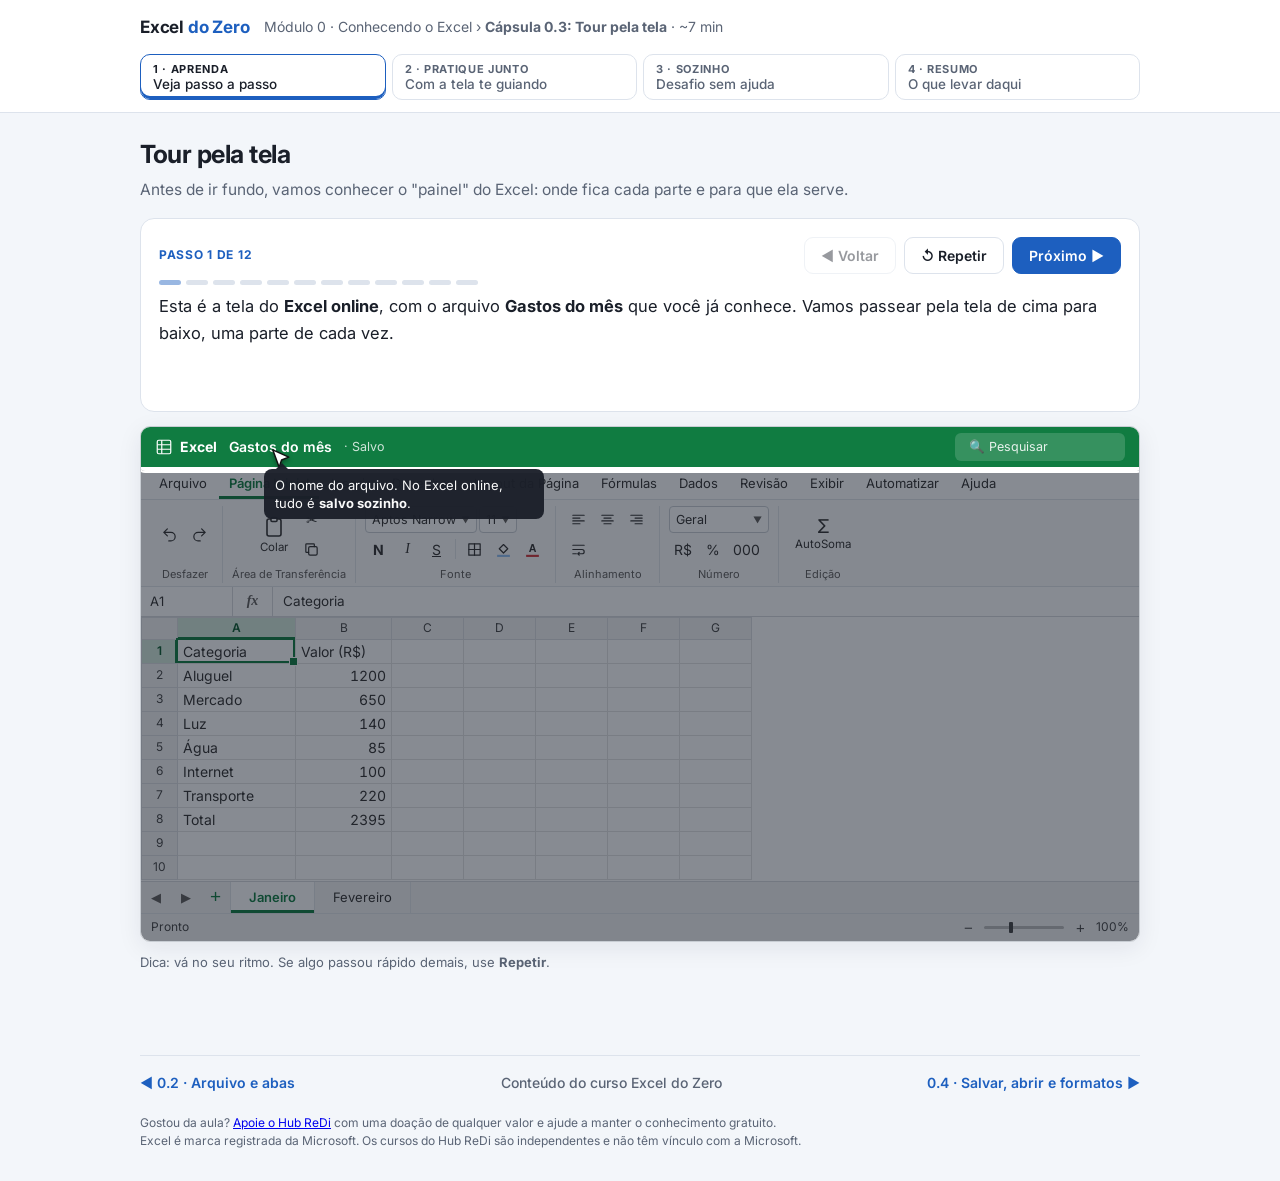
<file: excel-do-zero/modulo-0/0-3-tour-pela-tela.html>
<!DOCTYPE html>
<html lang="pt-BR">
<head>
<meta charset="utf-8">
<meta name="viewport" content="width=device-width, initial-scale=1">
<title>0.3 · Tour pela tela | Excel do Zero – Hub ReDi</title>
<meta name="description" content="Conheça a tela do Excel: Faixa de Opções, Caixa de Nome, Barra de Fórmulas, grade, abas e barra de status. Aula grátis para iniciantes.">
<link rel="canonical" href="https://hub-redi.netlify.app/excel-do-zero/modulo-0/0-3-tour-pela-tela">
<meta property="og:type" content="website">
<meta property="og:locale" content="pt_BR">
<meta property="og:site_name" content="Hub ReDi de Conhecimentos">
<meta property="og:title" content="0.3 · Tour pela tela | Excel do Zero – Hub ReDi">
<meta property="og:description" content="Conheça a tela do Excel: Faixa de Opções, Caixa de Nome, Barra de Fórmulas, grade, abas e barra de status. Aula grátis para iniciantes.">
<meta property="og:url" content="https://hub-redi.netlify.app/excel-do-zero/modulo-0/0-3-tour-pela-tela">
<link rel="icon" href="/favicon.svg" type="image/svg+xml">
<link rel="preconnect" href="https://fonts.googleapis.com">
<link href="https://fonts.googleapis.com/css2?family=Inter:wght@400;500;600;700&family=JetBrains+Mono:wght@400;600&family=Caveat:wght@500;700&display=swap" rel="stylesheet">
<style>
:root{
  --bg:#f3f6fa; --card:#fff; --ink:#1a1f29; --muted:#5a6475; --line:#dde3ec; --soft:#edf2f8;
  --acc:#1d5fbf; --acc-2:#164b98; --acc-soft:#e2ecfa; --ok:#15803d; --ok-soft:#e5f6eb; --bad:#b42318; --bad-soft:#fdecea;
  --hl:#e8590c;
  /* cores da janela simulada (imitam o Excel online) */
  --xg:#107c41; --xg-soft:#d3e8da; --xline:#e1e4e8; --xgrid:#e2e3e3; --xhdr:#f3f3f3;
}
*{box-sizing:border-box}
html,body{margin:0;background:var(--bg);color:var(--ink);font:15.5px/1.55 Inter,system-ui,sans-serif}
code,.mono{font-family:"JetBrains Mono",ui-monospace,monospace}
code{background:var(--soft);padding:1px 6px;border-radius:5px;font-size:.9em}
kbd{border:1px solid var(--line);border-bottom-width:2px;border-radius:4px;padding:0 5px;font-size:.85em;background:#fff}
header{background:var(--card);border-bottom:1px solid var(--line)}
.top{max-width:1040px;margin:0 auto;padding:14px 20px;display:flex;align-items:center;gap:14px;flex-wrap:wrap}
.logo{font-weight:700;font-size:17px;letter-spacing:-.01em}
.logo span{color:var(--acc)}
.crumb{color:var(--muted);font-size:14px}
.fases{max-width:1040px;margin:0 auto;padding:0 20px 12px;display:flex;gap:6px;flex-wrap:wrap}
.fase{flex:1;min-width:150px;border:1px solid var(--line);background:var(--card);border-radius:10px;padding:7px 12px;cursor:pointer;text-align:left;font:500 13.5px Inter,sans-serif;color:var(--muted)}
.fase b{display:block;font-size:11px;letter-spacing:.06em;text-transform:uppercase}
.fase.on{border-color:var(--acc);color:var(--ink);box-shadow:inset 0 -3px 0 var(--acc)}
.fase.done b::after{content:" ✓";color:var(--ok)}
main{max-width:1040px;margin:0 auto;padding:22px 20px 70px}
h1{font-size:25px;margin:0 0 4px;letter-spacing:-.02em}
.lead{color:var(--muted);margin:0 0 16px}
.card{background:var(--card);border:1px solid var(--line);border-radius:14px;padding:18px}
.btn{appearance:none;border:1px solid var(--line);background:var(--card);color:var(--ink);padding:9px 16px;border-radius:9px;font:600 14px Inter,sans-serif;cursor:pointer}
.btn:hover{border-color:var(--muted)}
.btn.pri{background:var(--acc);border-color:var(--acc);color:#fff}
.btn.pri:hover{background:var(--acc-2)}
.btn:disabled{opacity:.45;cursor:default}
.row{display:flex;gap:8px;align-items:center;flex-wrap:wrap}
.hint{color:var(--muted);font-size:13px}
.passo-n{font-size:12px;font-weight:700;letter-spacing:.06em;text-transform:uppercase;color:var(--acc)}
.dest{background:var(--acc-soft);padding:0 5px;border-radius:5px;font-weight:600}
.fbk{margin-top:12px;padding:11px 14px;border-radius:10px;font-size:14.5px}
.fbk.ok{background:var(--ok-soft);border:1px solid #9ed8b2}
.fbk.bad{background:var(--bad-soft);border:1px solid #f1b0a9}
.fbk.info{background:var(--soft);border:1px solid var(--line)}
.fbk > b:first-child{display:block;margin-bottom:2px}
.enun{font-size:16px;margin:2px 0 10px}
.ops{display:grid;gap:7px;margin-top:8px}
.op{text-align:left;padding:10px 13px;border:1px solid var(--line);border-radius:9px;background:#fff;cursor:pointer;font:14.5px Inter,sans-serif;color:var(--ink)}
.op:hover{border-color:var(--acc)}
.op.right{border-color:var(--ok);background:var(--ok-soft)} .op.wrong{border-color:var(--bad);background:var(--bad-soft)}
.inp{font:15px Inter,sans-serif;padding:8px 12px;border:1px solid var(--line);border-radius:9px;width:160px}
.inp:focus{outline:2px solid var(--acc);border-color:var(--acc)}
.resumo{display:grid;grid-template-columns:1fr 1fr;gap:12px}
@media (max-width:760px){.resumo{grid-template-columns:1fr}}
.resumo .card h3{margin:0 0 6px;font-size:15px}
.resumo ul{margin:0;padding-left:20px}
.big{font-size:22px;font-weight:700}
.qs{display:grid;gap:14px}
.qs .q + .q{border-top:1px solid var(--line);padding-top:14px}

/* ---------- narração ---------- */
.narr{margin-bottom:14px}
.narr .txt{font-size:16.5px;line-height:1.6;margin:8px 0 14px;min-height:5.2em}
.dots{display:flex;gap:5px;margin-top:6px;flex-wrap:wrap}
.dots i{width:22px;height:5px;border-radius:5px;background:var(--line)}
.dots i.v{background:var(--acc)} .dots i.at{background:var(--acc);opacity:.45}

/* ---------- tarefas ---------- */
.tarefas{margin:6px 0 12px;padding-left:22px}
.tarefas li{margin:5px 0;color:#9aa3b2}
.tarefas li.atual{color:var(--ink);font-weight:500}
.tarefas li.ok{color:var(--ok)}
.tarefas li.ok::marker{content:"✓  "}

/* =============== janela simulada do Excel online =============== */
.xo{--z:1;border:1px solid #c8cdd3;border-radius:10px;overflow:hidden;background:#fff;position:relative;user-select:none;-webkit-user-select:none;font-family:"Segoe UI",Inter,system-ui,sans-serif;color:#323130;box-shadow:0 6px 24px rgba(20,30,50,.08)}
.xo-top{background:var(--xg);color:#fff;display:flex;align-items:center;gap:12px;height:40px;padding:0 14px;font-size:14px;white-space:nowrap}
.xo-top .app{display:flex;align-items:center;gap:7px;font-weight:700}
.xo-top .arq{font-weight:600}
.xo-top .salvo{opacity:.8;font-size:12.5px}
.xo-top .busca{margin-left:auto;background:rgba(255,255,255,.18);border-radius:6px;padding:4px 14px;font-size:12.5px;min-width:170px;opacity:.9}
.xo-guias{display:flex;gap:2px;padding:0 8px;border-bottom:1px solid var(--xline);background:#fff;overflow-x:auto;scrollbar-width:none}
.xo-guias button{appearance:none;border:0;background:none;padding:8px 10px 5px;font:13px "Segoe UI",Inter,sans-serif;color:#323130;cursor:pointer;white-space:nowrap;border-bottom:3px solid transparent}
.xo-guias button:hover{background:#f3f3f3}
.xo-guias button.on{color:var(--xg);font-weight:600;border-bottom-color:var(--xg)}
.xo-botoes{display:flex;align-items:stretch;padding:6px 6px 3px;background:#fafafa;border-bottom:1px solid var(--xline);overflow-x:auto;scrollbar-width:thin}
.grp{display:flex;flex-direction:column;align-items:center;padding:0 9px;border-right:1px solid var(--xline);flex-shrink:0}
.grp:last-child{border-right:0}
.grp .ctl{display:flex;gap:3px;align-items:center;flex:1}
.grp .nm{font-size:11px;color:#605e5c;margin-top:3px;white-space:nowrap}
.grp .col{display:flex;flex-direction:column;gap:3px}
.grp .r{display:flex;gap:2px;align-items:center}
.sep{width:1px;height:20px;background:var(--xline);margin:0 3px}
.rb{appearance:none;border:1px solid transparent;background:none;border-radius:4px;min-width:27px;height:27px;display:inline-flex;align-items:center;justify-content:center;gap:5px;cursor:pointer;color:#323130;font:14px "Segoe UI",Inter,sans-serif;padding:0 4px;white-space:nowrap}
.rb:hover{background:#e8eaed}
.rb.on{background:var(--xg-soft);border-color:#9fcdb1}
.rb.dd{border-color:#c8cdd3;background:#fff;justify-content:space-between;font-size:12.5px;padding:0 6px}
.rb.dd span{font-size:9px;color:#605e5c}
.rb.w1{width:112px} .rb.w2{width:100px}
.rb.big{flex-direction:column;height:57px;gap:1px;font-size:11.5px;padding:2px 6px}
.xo-fx{display:flex;height:30px;border-bottom:1px solid #d6d9dd;align-items:stretch;background:#fff}
.xo-fx .nb{width:92px;border-right:1px solid #d6d9dd;display:flex;align-items:center;padding:0 9px;font-size:13px;cursor:text}
.xo-fx .fxl{width:40px;border-right:1px solid #d6d9dd;display:flex;align-items:center;justify-content:center;color:#605e5c;font:italic 600 14px Georgia,serif;cursor:pointer}
.xo-fx .fb{flex:1;display:flex;align-items:center;padding:0 10px;font-size:13.5px;white-space:pre;overflow:hidden;cursor:text}
.xo-grade{position:relative;overflow:auto;height:264px;background:#fff}
.gin{position:relative;display:inline-block;min-width:100%}
table.g{border-collapse:collapse;table-layout:fixed}
.g th{background:var(--xhdr);color:#444;font-weight:400;font-size:calc(12px * var(--z));height:calc(22px * var(--z));border:1px solid #dadce0;padding:0;cursor:pointer}
.g th.corner{cursor:default}
.g th[data-c].on{background:var(--xg-soft);color:#0b5a2e;font-weight:600;box-shadow:inset 0 -2px 0 var(--xg)}
.g th[data-r].on{background:var(--xg-soft);color:#0b5a2e;font-weight:600;box-shadow:inset -2px 0 0 var(--xg)}
.g td{height:calc(24px * var(--z));border:1px solid var(--xgrid);padding:0 5px;font-size:calc(14px * var(--z));white-space:nowrap;overflow:hidden;cursor:cell;font-family:"Aptos Narrow","Segoe UI",Inter,sans-serif;touch-action:none}
.g td.num{text-align:right;font-variant-numeric:tabular-nums}
.g td.neg{font-weight:700} .g td.ita{font-style:italic} .g td.sub{text-decoration:underline}
.g td.fill{background-color:#cfe2f8}
.g td.insel{background-image:linear-gradient(rgba(16,124,65,.10),rgba(16,124,65,.10))}
.selbox{position:absolute;border:2px solid var(--xg);pointer-events:none;z-index:2}
.selbox::after{content:"";position:absolute;right:-5px;bottom:-5px;width:7px;height:7px;background:var(--xg);border:1px solid #fff}
.xo-abas{display:flex;align-items:stretch;height:32px;border-top:1px solid #d6d9dd;background:var(--xhdr);font-size:13px}
.xo-abas .nav,.xo-abas .add{appearance:none;border:0;background:none;width:30px;cursor:pointer;color:#605e5c;font-size:13px}
.xo-abas .add{font-size:19px;color:var(--xg);border-right:1px solid var(--xline)}
.xo-abas .tabx{padding:0 18px;display:flex;align-items:center;cursor:pointer;border-right:1px solid var(--xline);white-space:nowrap}
.xo-abas .tabx:hover{background:#eaeaea}
.xo-abas .tabx.on{background:#fff;color:var(--xg);font-weight:600;box-shadow:inset 0 -3px 0 var(--xg)}
.xo-status{display:flex;align-items:center;height:28px;background:var(--xhdr);border-top:1px solid var(--xline);font-size:12px;color:#444;padding:0 10px;gap:16px;white-space:nowrap}
.xo-status .calc{margin-left:auto;display:flex;gap:16px}
.xo-status .zoom{display:flex;align-items:center;gap:6px}
.xo-status .zoom button{appearance:none;border:0;background:none;cursor:pointer;font-size:15px;color:#444;width:20px;height:20px;border-radius:4px}
.xo-status .zoom button:hover{background:#e3e3e3}
.xo-status .trilho{width:80px;height:3px;background:#bbb;position:relative;border-radius:2px}
.xo-status .trilho i{position:absolute;top:-4px;width:4px;height:11px;background:#444;border-radius:1px}
/* camada de ensino sobre a janela */
.spot{position:absolute;z-index:20;border-radius:6px;box-shadow:0 0 0 3000px rgba(17,24,39,.5);outline:2px solid #fff;pointer-events:none;transition:left .45s,top .45s,width .45s,height .45s,opacity .3s;opacity:0}
.spot.on{opacity:1}
.cursor{position:absolute;width:22px;height:22px;pointer-events:none;z-index:30;transition:left .7s cubic-bezier(.4,.1,.2,1),top .7s cubic-bezier(.4,.1,.2,1),opacity .3s;left:50%;top:55%;opacity:0;filter:drop-shadow(0 2px 2px rgba(0,0,0,.35))}
.cursor.on{opacity:1}
.anel{position:absolute;z-index:29;width:24px;height:24px;margin:-12px 0 0 -12px;border-radius:50%;border:2px solid var(--hl);pointer-events:none;animation:anel .45s ease-out forwards}
@keyframes anel{from{transform:scale(.3);opacity:1}to{transform:scale(1.7);opacity:0}}
.balao{position:absolute;z-index:31;background:#1b1f29;color:#fff;font:13px/1.4 Inter,sans-serif;padding:7px 11px;border-radius:8px;max-width:280px;opacity:0;transition:opacity .25s;pointer-events:none}
.balao.on{opacity:.96}
.balao::after{content:"";position:absolute;left:var(--sx,16px);border:6px solid transparent}
.balao.baixo::after{top:-12px;border-bottom-color:#1b1f29}
.balao.cima::after{bottom:-12px;border-top-color:#1b1f29}
.toast{position:absolute;z-index:32;left:50%;bottom:72px;transform:translateX(-50%) translateY(8px);max-width:min(520px,92%);padding:9px 14px;border-radius:9px;font:13.5px/1.45 Inter,sans-serif;opacity:0;transition:opacity .25s,transform .25s;pointer-events:none;box-shadow:0 6px 20px rgba(0,0,0,.18)}
.toast.on{opacity:1;transform:translateX(-50%) translateY(0)}
.toast.info{background:#1b1f29;color:#fff} .toast.ok{background:var(--ok);color:#fff} .toast.bad{background:var(--bad);color:#fff}
.guia{outline:3px solid var(--hl)!important;outline-offset:-3px;animation:guia 1.2s ease-in-out infinite}
.g td.guia{outline:0!important;box-shadow:inset 0 0 0 3px var(--hl)}
@keyframes guia{50%{outline-color:#ffb27a}}
.hide{display:none!important}
/* ---------- extras da 0.1: edição, gráfico, caderno ---------- */
.cellin{position:absolute;z-index:3;opacity:0;border:0;padding:0;margin:0;font-size:16px;pointer-events:none}
.g td.edit{text-align:left!important;box-shadow:inset 0 0 0 2px var(--xg);background:#fff;font-weight:400}
.g td.flash{animation:flash 1.1s ease}
@keyframes flash{0%{background-color:#fff1a8}100%{background-color:transparent}}
.key{position:absolute;right:14px;bottom:70px;background:#1b1f29;color:#fff;border-radius:7px;padding:5px 11px;font:600 13px Inter,sans-serif;opacity:0;transition:opacity .2s;z-index:31}
.key.on{opacity:.94}
.graf{position:absolute;z-index:1;background:#fff;border:1px solid #c8cdd3;border-radius:4px;box-shadow:0 2px 8px rgba(0,0,0,.12);opacity:0;transition:opacity .4s;pointer-events:none}
.graf.on{opacity:1}
.graf rect.bar{transform-box:fill-box;transform-origin:bottom;transition:height .5s,y .5s}
.graf.cresce rect.bar{animation:cresce .9s ease-out}
@keyframes cresce{from{transform:scaleY(0)}to{transform:scaleY(1)}}
.caderno{position:absolute;left:0;right:0;bottom:0;z-index:15;opacity:0;pointer-events:none;transition:opacity .6s;
  background:#fffdf4 repeating-linear-gradient(transparent 0 33px,#c9d8ee 33px 34px);background-position:0 18px;
  font:26px/34px "Caveat","Segoe Print","Comic Sans MS",cursive;color:#2b3a67;padding:14px 26px 0 70px;overflow:hidden}
.caderno::before{content:"";position:absolute;left:52px;top:0;bottom:0;border-left:2px solid #f2a7a7}
.caderno.on{opacity:1}
.caderno .ct{font-size:30px;font-weight:700;color:#1d2d5c}
.caderno .risca{text-decoration:line-through;text-decoration-color:#c0392b;text-decoration-thickness:2px;opacity:.7}
.caderno .caneta{color:#c0392b;opacity:0;transition:opacity .4s}
.caderno .caneta.on{opacity:1}
.caderno .conta{font-size:22px;color:#6a7395;opacity:0;transition:opacity .5s}
.caderno .conta.on{opacity:1}
.abas-lista{display:flex}
.classif{display:grid;gap:8px;margin-top:8px}
.ci{display:flex;align-items:center;gap:10px;flex-wrap:wrap;padding:9px 12px;border:1px solid var(--line);border-radius:10px;background:#fff}
.ci .ct2{flex:1;min-width:200px}
.ci .bs{display:flex;gap:6px}
.ci .bs button{appearance:none;border:1px solid var(--line);background:#fff;border-radius:8px;padding:6px 10px;font:600 13px Inter,sans-serif;cursor:pointer}
.ci .bs button:hover{border-color:var(--acc)}
.ci.ok{border-color:#9ed8b2;background:var(--ok-soft)} .ci.bad{border-color:#f1b0a9;background:var(--bad-soft)}
.ci .ex{flex-basis:100%;font-size:13.5px;color:var(--ink)}
/* ---------- extras da 0.2: abas, menu, modelos ---------- */
.tabin{font:600 13px "Segoe UI",Inter,sans-serif;width:110px;border:1px solid var(--xg);border-radius:3px;padding:2px 5px;outline:none;color:#323130}
.menu{position:absolute;z-index:33;background:#fff;border:1px solid #c8cdd3;border-radius:6px;box-shadow:0 6px 20px rgba(0,0,0,.18);padding:4px 0;min-width:160px;display:flex;flex-direction:column}
.menu button{appearance:none;border:0;background:none;text-align:left;padding:7px 14px;font:13px "Segoe UI",Inter,sans-serif;cursor:pointer;color:#323130}
.menu button:hover{background:#f0f2f4}
.painel{position:absolute;left:0;right:0;bottom:0;z-index:16;background:#f7f8fa;opacity:0;pointer-events:none;transition:opacity .4s;padding:18px 22px;overflow:auto;font-family:"Segoe UI",Inter,sans-serif}
.painel.on{opacity:1;pointer-events:auto}
.painel h4{margin:0 0 12px;font-size:18px;font-weight:600;color:#323130}
.modelos{display:grid;grid-template-columns:repeat(auto-fill,minmax(150px,1fr));gap:14px}
.modelo{background:#fff;border:1px solid #d6d9dd;border-radius:8px;padding:8px;cursor:pointer;text-align:center;font-size:12.5px;color:#323130}
.modelo:hover{border-color:var(--xg)}
.modelo .pv{height:86px;border-radius:4px;margin-bottom:7px;background:#fff;border:1px solid #eee;display:grid;gap:3px;padding:6px;grid-template-rows:repeat(5,1fr)}
.modelo .pv i{display:block;border-radius:2px;background:#e8ecf1}
.modelo .pv i.h{background:var(--c,#107c41);opacity:.75}
.termo{border-collapse:collapse;margin:8px 0 2px;font-size:14.5px}
.termo th,.termo td{border:1px solid var(--line);padding:5px 12px;text-align:left}
.termo th{background:var(--soft);font-size:12.5px;text-transform:uppercase;letter-spacing:.04em;color:var(--muted)}
/* ---------- extras da 0.4: menu Arquivo, salvar, downloads, CSV ---------- */
.xo-top .as{font-size:12.5px;display:flex;align-items:center;gap:6px;opacity:.95}
.xo-top .as:empty{display:none}
.xo-top .sw{width:30px;height:15px;border-radius:9px;border:1.5px solid #fff;position:relative;display:inline-block}
.xo-top .sw::after{content:"";position:absolute;top:2px;left:2px;width:8px;height:8px;border-radius:50%;background:#fff;transition:left .3s}
.xo-top .sw.on{background:#fff}.xo-top .sw.on::after{left:17px;background:var(--xg)}
.painel.arq{padding:0;background:#fff}
.bk{display:flex;height:100%}
.bk nav{width:170px;background:#0e6b38;display:flex;flex-direction:column;padding:8px 0;flex-shrink:0}
.bk nav button{appearance:none;border:0;background:none;color:#fff;text-align:left;padding:9px 18px;font:13.5px "Segoe UI",Inter,sans-serif;cursor:pointer}
.bk nav button:hover{background:rgba(255,255,255,.12)}
.bk nav button.on{background:rgba(255,255,255,.22);font-weight:600}
.bk nav .bk-volta{font-size:20px;padding:4px 18px 10px}
.bk-corpo{flex:1;padding:18px 24px;overflow:auto}
.bk-corpo h4{margin:0 0 14px;font-size:20px;font-weight:600;color:#323130}
.bk-op,.bk-arq{display:flex;gap:12px;align-items:center;width:100%;max-width:460px;text-align:left;appearance:none;border:1px solid transparent;background:none;border-radius:6px;padding:10px 12px;cursor:pointer;font:13.5px "Segoe UI",Inter,sans-serif;color:#323130;margin-bottom:4px}
.bk-op:hover,.bk-arq:hover{background:#f0f4f1;border-color:#cfe3d6}
.bk-op b,.bk-arq b{display:block;font-weight:600}
.bk-op small,.bk-arq small{color:#605e5c;font-size:12px}
.bk-ico{font-size:20px;width:28px;text-align:center}
.bk-x,.bx-ico{font:700 10px Inter,sans-serif;color:#fff;background:var(--xg);border-radius:4px;padding:6px 5px;min-width:38px;text-align:center}
.bk-vazio{color:#605e5c}
.baixa{position:absolute;z-index:17;right:14px;bottom:66px;background:#fff;border:1px solid #c8cdd3;border-radius:8px;box-shadow:0 6px 20px rgba(0,0,0,.16);padding:9px 14px;display:flex;gap:10px;align-items:center;font:13px "Segoe UI",Inter,sans-serif;opacity:0;transform:translateY(8px);transition:opacity .3s,transform .3s;pointer-events:none}
.baixa.on{opacity:1;transform:none}
.baixa b{display:block}.baixa small{color:#605e5c}
.bloco{position:absolute;z-index:18;left:8%;right:8%;top:120px;bottom:44px;background:#fff;border:1px solid #9aa0a6;border-radius:6px;box-shadow:0 10px 30px rgba(0,0,0,.25);display:none;flex-direction:column}
.bloco.on{display:flex}
.bl-top{display:flex;justify-content:space-between;align-items:center;background:#f3f3f3;border-bottom:1px solid #ddd;padding:6px 10px;font:12.5px "Segoe UI",Inter,sans-serif;border-radius:6px 6px 0 0}
.bl-top button{appearance:none;border:0;background:none;cursor:pointer;font-size:14px}
.bloco pre{margin:0;padding:12px 16px;font:14px/1.6 Consolas,"JetBrains Mono",monospace;overflow:auto;flex:1}
.dlg{position:absolute;z-index:19;left:50%;top:150px;transform:translateX(-50%);width:min(440px,90%);background:#fff;border:1px solid #9aa0a6;border-radius:8px;box-shadow:0 12px 34px rgba(0,0,0,.28);display:none;font:13.5px "Segoe UI",Inter,sans-serif}
.dlg.on{display:block}
.dlg .dt{background:#f3f3f3;border-bottom:1px solid #ddd;padding:8px 12px;font-weight:600;border-radius:8px 8px 0 0}
.dlg .dc{padding:14px 16px;display:grid;gap:10px}
.dlg label{display:grid;gap:3px;font-size:12px;color:#605e5c}
.dlg .campo{border:1px solid #8a8886;border-radius:3px;padding:5px 8px;font-size:13.5px;color:#323130;min-height:30px;background:#fff}
.dlg .bts{display:flex;justify-content:flex-end;gap:8px}
.dlg .bts span{border:1px solid #8a8886;border-radius:3px;padding:5px 16px}
.dlg .bts span.pri{background:var(--xg);border-color:var(--xg);color:#fff}
.tabela2{border-collapse:collapse;margin:8px 0 2px;font-size:14px}
.tabela2 th,.tabela2 td{border:1px solid var(--line);padding:4px 10px;text-align:left;vertical-align:top}
.tabela2 th{background:var(--soft);font-size:12px;text-transform:uppercase;letter-spacing:.04em;color:var(--muted)}

.logo a{color:inherit;text-decoration:none}
.navcap{max-width:1040px;margin:0 auto;padding:0 20px 20px}
.navcap div{display:flex;justify-content:space-between;gap:10px;flex-wrap:wrap;border-top:1px solid var(--line);padding-top:16px}
.navcap a{color:var(--acc);text-decoration:none;font-weight:600;font-size:14px}
.navcap a:hover{text-decoration:underline}
.navcap a.meio{color:var(--muted);font-weight:500}
.marca{font-size:12px;color:var(--muted);max-width:1040px;margin:0 auto;padding:0 20px 30px}
</style>
</head>
<body>
<header>
  <div class="top"><div class="logo"><a href="/excel-do-zero/">Excel <span>do Zero</span></a></div><div class="crumb">Módulo 0 · Conhecendo o Excel › <b>Cápsula 0.3: Tour pela tela</b> · ~7 min</div></div>
  <div class="fases" id="fases">
    <button class="fase on" data-f="0"><b>1 · Aprenda</b>Veja passo a passo</button>
    <button class="fase" data-f="1"><b>2 · Pratique junto</b>Com a tela te guiando</button>
    <button class="fase" data-f="2"><b>3 · Sozinho</b>Desafio sem ajuda</button>
    <button class="fase" data-f="3"><b>4 · Resumo</b>O que levar daqui</button>
  </div>
</header>
<main id="main"></main>
<nav class="navcap"><div><a href="/excel-do-zero/modulo-0/0-2-arquivo-e-abas">◀ 0.2 · Arquivo e abas</a><a class="meio" href="/excel-do-zero/">Conteúdo do curso Excel do Zero</a><a href="/excel-do-zero/modulo-0/0-4-salvar-abrir-e-formatos">0.4 · Salvar, abrir e formatos ▶</a></div></nav>
<p class="marca">Gostou da aula? <a href="/apoie">Apoie o Hub ReDi</a> com uma doação de qualquer valor e ajude a manter o conhecimento gratuito.<br>Excel é marca registrada da Microsoft. Os cursos do Hub ReDi são independentes e não têm vínculo com a Microsoft.</p>
<script>window.CAPSULA_ID = "excel-do-zero/0-3-tour-pela-tela";</script>
<script>
"use strict";
// =====================================================================
//  Excel do Zero — motor da janela simulada do Excel online
//  (o mesmo em todas as cápsulas; cada cápsula acrescenta só o conteúdo)
// =====================================================================
const $ = (s, el = document) => el.querySelector(s);
const $$ = (s, el = document) => Array.from(el.querySelectorAll(s));
const espera = (ms) => new Promise((r) => setTimeout(r, ms));
const COLS = ["A", "B", "C", "D", "E", "F", "G"];
const NLIN = 10;
const GUIAS = ["Arquivo", "Página Inicial", "Inserir", "Desenhar", "Layout da Página", "Fórmulas", "Dados", "Revisão", "Exibir", "Automatizar", "Ajuda"];

// ---------- arquivo padrão do Módulo 0: "Gastos do mês" ----------
const JAN = { A1: "Categoria", B1: "Valor (R$)", A2: "Aluguel", B2: 1200, A3: "Mercado", B3: 650, A4: "Luz", B4: 140, A5: "Água", B5: 85, A6: "Internet", B6: 100, A7: "Transporte", B7: 220, A8: "Total", B8: "=SOMA(B2:B7)" };
const FEV = { A1: "Categoria", B1: "Valor (R$)", A2: "Aluguel", B2: 1200, A3: "Mercado", B3: 720, A4: "Luz", B4: 155, A5: "Água", B5: 90, A6: "Internet", B6: 100, A7: "Transporte", B7: "=4*45", A8: "Total", B8: "=SOMA(B2:B7)" };
const ARQ_GASTOS = { nome: "Gastos do mês", larguras: { A: 118, B: 96 }, abas: [{ nome: "Janeiro", dados: JAN }, { nome: "Fevereiro", dados: FEV }], grafico: { rot: ["A2", "A7"], val: ["B2", "B7"], titulo: "Gastos de janeiro" } };

// ---------- ícones da Faixa de Opções ----------
const sv = (d, extra = "") => '<svg viewBox="0 0 24 24" width="17" height="17" fill="none" stroke="currentColor" stroke-width="1.7" stroke-linecap="round" stroke-linejoin="round">' + (d ? '<path d="' + d + '"/>' : "") + extra + "</svg>";
const ICO = {
  desf: sv("M9 14L4 9l5-5M4 9h10a6 6 0 010 12h-3"),
  ref: sv("M15 14l5-5-5-5M20 9H10a6 6 0 000 12h3"),
  colar: '<svg viewBox="0 0 24 24" width="24" height="24" fill="none" stroke="currentColor" stroke-width="1.6"><rect x="5" y="4" width="14" height="17" rx="2"/><rect x="9" y="2.5" width="6" height="4" rx="1" fill="#fafafa"/></svg>',
  copiar: sv("", '<rect x="8" y="8" width="12" height="12" rx="2"/><path d="M16 8V5a1 1 0 00-1-1H5a1 1 0 00-1 1v10a1 1 0 001 1h3"/>'),
  bordas: sv("M4 12h16M12 4v16", '<rect x="4" y="4" width="16" height="16"/>'),
  fill: sv("M6 11l6-6 6 6-6 6z", '<rect x="3" y="19.5" width="18" height="3" fill="#8fbdf0" stroke="none"/>'),
  cor: '<svg viewBox="0 0 24 24" width="17" height="17"><text x="12" y="15" text-anchor="middle" font-size="15" font-weight="700" fill="currentColor" font-family="Segoe UI,Arial">A</text><rect x="3" y="19.5" width="18" height="3" fill="#d13438"/></svg>',
  esq: sv("M4 6h16M4 10h10M4 14h16M4 18h10"),
  centro: sv("M4 6h16M7 10h10M4 14h16M7 18h10"),
  dir: sv("M4 6h16M10 10h10M4 14h16M10 18h10"),
  quebra: sv("M4 6h16M4 12h13a3 3 0 010 6h-4M13 16l-2 2 2 2M4 18h5"),
};
const RB = (cmd, title, inner, cls = "") => '<button class="rb ' + cls + '" data-cmd="' + cmd + '" title="' + title + '">' + inner + "</button>";
const GRP = (nome, ctl) => '<div class="grp" data-grp="' + nome + '"><div class="ctl">' + ctl + '</div><div class="nm">' + nome + "</div></div>";
const FAIXA =
  GRP("Desfazer", RB("desfazer", "Desfazer (Ctrl+Z)", ICO.desf) + RB("refazer", "Refazer (Ctrl+Y)", ICO.ref)) +
  GRP("Área de Transferência", RB("colar", "Colar (Ctrl+V)", ICO.colar + "<span>Colar</span>", "big") + '<div class="col">' + RB("recortar", "Recortar (Ctrl+X)", "✂") + RB("copiar", "Copiar (Ctrl+C)", ICO.copiar) + "</div>") +
  GRP("Fonte", '<div class="col"><div class="r">' + RB("fonte", "Fonte", "Aptos Narrow <span>▼</span>", "dd w1") + RB("tamanho", "Tamanho da Fonte", "11 <span>▼</span>", "dd") + '</div><div class="r">' + RB("neg", "Negrito (Ctrl+N)", "<b>N</b>") + RB("ita", "Itálico (Ctrl+I)", '<i style="font-family:Georgia,serif">I</i>') + RB("sub", "Sublinhado (Ctrl+S)", "<u>S</u>") + '<span class="sep"></span>' + RB("bordas", "Bordas", ICO.bordas) + RB("fill", "Cor de Preenchimento", ICO.fill) + RB("corfonte", "Cor da Fonte", ICO.cor) + "</div></div>") +
  GRP("Alinhamento", '<div class="col"><div class="r">' + RB("esq", "Alinhar à Esquerda", ICO.esq) + RB("centro", "Centralizar", ICO.centro) + RB("dir", "Alinhar à Direita", ICO.dir) + '</div><div class="r">' + RB("quebra", "Quebrar Texto Automaticamente", ICO.quebra) + "</div></div>") +
  GRP("Número", '<div class="col"><div class="r">' + RB("formato", "Formato de Número", "Geral <span>▼</span>", "dd w2") + '</div><div class="r">' + RB("moeda", "Formato de Número de Contabilidade", "R$") + RB("pct", "Estilo de Porcentagem", "%") + RB("mil", "Separador de Milhares", "000") + "</div></div>") +
  GRP("Edição", RB("autosoma", "AutoSoma (Alt+=)", '<span style="font-size:19px;line-height:1">Σ</span><span>AutoSoma</span>', "big"));
const FORMATOS = ["neg", "ita", "sub", "fill"];
const NOME_CMD = { neg: "Negrito", ita: "Itálico", sub: "Sublinhado", fill: "Cor de Preenchimento" };
const MODULO_CMD = { desfazer: 1, refazer: 1, colar: 2, recortar: 2, copiar: 2, fonte: 3, tamanho: 3, bordas: 3, corfonte: 3, esq: 3, centro: 3, dir: 3, quebra: 3, formato: 3, moeda: 3, pct: 3, mil: 3, autosoma: 4 };
const ZONAS = {
  titulo: ["a <b>barra de título</b>", "Ela mostra o nome do arquivo."],
  guias: ["as <b>guias</b> da Faixa de Opções", "Elas trocam o conjunto de botões que aparece embaixo."],
  botoes: ["os <b>botões</b> da Faixa de Opções", "Eles aplicam comandos, como negrito e cores."],
  "caixa-nome": ["a <b>Caixa de Nome</b>", "Ela mostra o endereço da célula selecionada."],
  fx: ["o botão <b>fx</b>", "Ele serve para inserir funções (vamos usar no Módulo 4)."],
  "barra-formulas": ["a <b>Barra de Fórmulas</b>", "Ela mostra o <b>conteúdo</b> da célula, não o endereço."],
  grade: ["uma <b>célula</b> da grade", ""],
  "cab-col": ["um <b>cabeçalho de coluna</b>", "As letras identificam as colunas."],
  "cab-lin": ["um <b>cabeçalho de linha</b>", "Os números identificam as linhas."],
  abas: ["as <b>abas</b>", "Cada aba guarda uma parte dos dados do arquivo."],
  status: ["a <b>barra de status</b>", "Ela mostra cálculos rápidos da seleção."],
  zoom: ["o <b>zoom</b>", "Ele muda o tamanho na tela, não os dados."],
};

// ---------- utilidades de endereço e número ----------
const partes = (a) => { const m = a.match(/^([A-Z])(\d+)$/); return [COLS.indexOf(m[1]), +m[2]]; };
function limites(a, b) { const [c1, r1] = partes(a), [c2, r2] = partes(b); return { c1: Math.min(c1, c2), c2: Math.max(c1, c2), r1: Math.min(r1, r2), r2: Math.max(r1, r2) }; }
function celulas(a, b) { const L = limites(a, b), out = []; for (let r = L.r1; r <= L.r2; r++) for (let c = L.c1; c <= L.c2; c++) out.push(COLS[c] + r); return out; }
function rotulo(a, b) { const L = limites(a, b); const x = COLS[L.c1] + L.r1, y = COLS[L.c2] + L.r2; return x === y ? x : x + ":" + y; }
const fmtNum = (v) => String(Math.round(v * 1e10) / 1e10).replace(".", ",");
function lerNumBR(s) { s = String(s).trim(); if (/^-?\d+(,\d+)?$/.test(s)) return Number(s.replace(",", ".")); if (/^-?\d+\.\d+$/.test(s)) return Number(s); return null; }

// =============== componente: janela do Excel online ===============
class Janela {
  constructor(host, { interativo = false, aoEvento = null, arquivo = ARQ_GASTOS, editaveis = null, msgTravada = "Neste exercício essa célula está protegida." } = {}) {
    this.inter = interativo; this.aoEvento = aoEvento; this.geracao = 0; this.cfg = arquivo; this.arqInicial = arquivo;
    this.editaveis = editaveis; this.msgTravada = msgTravada; this.editando = false; this.grafOn = false;
    const linhas = Array.from({ length: NLIN }, (_, i) => '<tr><th data-z="cab-lin" data-r="' + (i + 1) + '">' + (i + 1) + "</th>" + COLS.map((c) => '<td data-z="grade" data-a="' + c + (i + 1) + '"></td>').join("") + "</tr>").join("");
    host.innerHTML =
      '<div class="xo">' +
      '<div class="xo-top" data-z="titulo" data-p="titulo"><span class="app"><svg width="18" height="18" viewBox="0 0 24 24" fill="none" stroke="#fff" stroke-width="1.6"><rect x="3" y="3" width="18" height="18" rx="2"/><path d="M3 9h18M3 15h18M9 3v18"/></svg>Excel</span><span class="as" data-p="autosave"></span><span class="arq" data-p="arquivo"></span><span class="salvo" data-p="salvo">· Salvo</span><span class="busca">🔍 Pesquisar</span></div>' +
      '<div class="xo-guias" data-z="guias" data-p="guias">' + GUIAS.map((g) => '<button data-guia="' + g + '" class="' + (g === "Página Inicial" ? "on" : "") + '">' + g + "</button>").join("") + "</div>" +
      '<div class="xo-botoes" data-z="botoes" data-p="botoes">' + FAIXA + "</div>" +
      '<div class="xo-fx"><div class="nb" data-z="caixa-nome" data-p="nb" title="Caixa de Nome">A1</div><div class="fxl" data-z="fx" title="Inserir Função">fx</div><div class="fb" data-z="barra-formulas" data-p="fb" title="Barra de Fórmulas"></div></div>' +
      '<div class="xo-grade" data-p="grade"><div class="gin"><table class="g"><colgroup><col data-col="rh">' + COLS.map((c) => '<col data-col="' + c + '">').join("") + '</colgroup><tr><th class="corner" data-z="grade"></th>' + COLS.map((c) => '<th data-z="cab-col" data-c="' + c + '">' + c + "</th>").join("") + "</tr>" + linhas + '</table><div class="selbox"></div><div class="graf" data-p="graf"></div><input class="cellin" aria-label="Digitar na célula" autocomplete="off" spellcheck="false"></div></div>' +
      '<div class="xo-abas" data-z="abas" data-p="abas"><button class="nav" data-nav title="Rolar abas">◀</button><button class="nav" data-nav title="Rolar abas">▶</button><button class="add" data-add title="Nova Planilha">+</button><div class="abas-lista"></div></div>' +
      '<div class="xo-status" data-z="status" data-p="status"><span>Pronto</span><div class="calc" data-p="calc"></div><div class="zoom" data-z="zoom" data-p="zoom"><button data-zoom="-" title="Diminuir zoom">−</button><div class="trilho"><i></i></div><button data-zoom="+" title="Aumentar zoom">+</button><span class="zl">100%</span></div></div>' +
      '<div class="caderno" data-p="caderno"></div><div class="painel" data-p="painel"></div><div class="bloco" data-p="bloco"></div><div class="dlg" data-p="dlg"></div><div class="baixa" data-p="baixa"></div>' +
      '<div class="spot"></div><svg class="cursor" viewBox="0 0 24 24"><path d="M3 2l7 19 2.6-7.9L20.5 10z" fill="#fff" stroke="#111" stroke-width="1.6" stroke-linejoin="round"/></svg><div class="balao"></div><div class="toast"></div><div class="key"></div>' +
      "</div>";
    this.el = $(".xo", host);
    this.carregarArquivo(arquivo);
    if (interativo) this.ligar();
    if (window.ResizeObserver) new ResizeObserver(() => { this.posSel(); this.desenhaGrafico(); }).observe(this.el);
  }
  // ----- estado -----
  carregarArquivo(cfg) {
    this.cfg = cfg;
    $(".arq", this.el).textContent = cfg.nome;
    this.reset();
  }
  cancelarAnimacoes() { this.geracao++; } // qualquer animação em andamento para no próximo w()
  reset() {
    this.folhas = {};
    this.cfg.abas.forEach((a) => (this.folhas[a.nome] = { raw: { ...a.dados }, fmt: JSON.parse(JSON.stringify(a.fmt || {})) }));
    this.ordem = this.cfg.abas.map((a) => a.nome);
    this.contPlanilha = this.cfg.proxPlanilha || this.ordem.length + 1;
    this.ativa = this.cfg.abas[0].nome; this.renderAbas(); this.zoom = 100; this.sel = { a: "A1", b: "A1" };
    this.editando = false; this.grafOn = false;
    $(".graf", this.el).classList.remove("on", "cresce");
    $(".caderno", this.el).classList.remove("on");
    this.fecharPainel(); this.fecharMenu(); this.fecharBloco(); this.dialogo(null);
    this.baixados = []; $(".baixa", this.el).classList.remove("on");
    this.setModo(this.cfg.modo || "online", this.cfg.nome, false);
    this.spot(null); this.balao(null); this.limparDestaque();
    this.render();
  }
  f() { return this.folhas[this.ativa]; }
  // ----- abas: criar, renomear, validar -----
  renderAbas() { $(".abas-lista", this.el).innerHTML = this.ordem.map((n) => '<div class="tabx" data-aba="' + n.replace(/"/g, "&quot;") + '">' + n.replace(/</g, "&lt;") + "</div>").join(""); }
  tab(nome) { return $$(".tabx", this.el).find((t) => t.dataset.aba === nome); }
  novaAba() {
    if (this.ordem.length >= 6) { this.toast("Para manter a tela simples, aqui o arquivo pode ter no máximo 6 abas."); return null; }
    let nome; do { nome = "Planilha" + this.contPlanilha++; } while (this.folhas[nome]);
    this.folhas[nome] = { raw: {}, fmt: {} };
    this.ordem.splice(this.ordem.indexOf(this.ativa) + 1, 0, nome);
    this.renderAbas(); this.trocarAba(nome);
    return nome;
  }
  validarNome(novo, antigo) {
    const n = novo.trim();
    if (n === "") return "O nome da aba não pode ficar em branco.";
    if (n.length > 31) return "O nome da aba pode ter no máximo <b>31 caracteres</b> (o seu tem " + n.length + ").";
    const proib = n.match(/[\\\/?*\[\]:]/);
    if (proib) return "O Excel não aceita o símbolo <b>" + proib[0] + "</b> em nome de aba. Proibidos: <b>/ \\ ? * [ ] :</b>";
    if (/^'|'$/.test(n)) return "O nome da aba não pode começar nem terminar com apóstrofo (').";
    if (n.toLowerCase() !== antigo.toLowerCase() && this.ordem.some((o) => o.toLowerCase() === n.toLowerCase())) return "Já existe uma aba chamada <b>" + n + "</b> neste arquivo. Cada aba precisa de um nome diferente.";
    return null;
  }
  renomear(antigo, novo) {
    const erro = this.validarNome(novo, antigo); if (erro) return erro;
    const n = novo.trim(); if (n === antigo) return null;
    this.folhas[n] = this.folhas[antigo]; delete this.folhas[antigo];
    this.ordem[this.ordem.indexOf(antigo)] = n;
    if (this.ativa === antigo) this.ativa = n;
    this.renderAbas(); this.render(); return null;
  }
  abrirEdicaoAba(nome, aoTerminar) {
    const t = this.tab(nome); if (!t) return null;
    t.innerHTML = '<input class="tabin" value="' + nome.replace(/"/g, "&quot;") + '" maxlength="40" spellcheck="false">';
    const inp = $(".tabin", t); let feito = false;
    const fim = (confirmar) => {
      if (feito) return; feito = true;
      const novo = inp.value;
      if (!confirmar) { this.renderAbas(); this.render(); return; }
      const erro = this.renomear(nome, novo);
      if (erro) { this.renderAbas(); this.render(); this.toast(erro, "bad", 4200); }
      aoTerminar && aoTerminar(erro, novo.trim());
    };
    inp.addEventListener("keydown", (ev) => { ev.stopPropagation(); if (ev.key === "Enter") { ev.preventDefault(); fim(true); } if (ev.key === "Escape") fim(false); });
    inp.addEventListener("blur", () => fim(true));
    inp.addEventListener("pointerdown", (ev) => ev.stopPropagation());
    inp.focus(); inp.select();
    return inp;
  }
  // menu do botão direito na aba
  abrirMenu(nome, x, y) {
    this.fecharMenu();
    const m = document.createElement("div"); m.className = "menu";
    m.innerHTML = ["Inserir", "Excluir", "Renomear", "Mover ou Copiar", "Cor da Guia", "Ocultar"].map((o) => '<button data-op="' + o + '">' + o + "</button>").join("");
    this.el.appendChild(m);
    const b = this.el.getBoundingClientRect();
    m.style.left = Math.min(x - b.left, b.width - 170) + "px"; m.style.top = Math.max(4, y - b.top - m.offsetHeight) + "px";
    m.addEventListener("pointerdown", (ev) => ev.stopPropagation());
    m.addEventListener("click", (ev) => {
      const op = ev.target.closest("[data-op]"); if (!op) return; ev.stopPropagation(); this.fecharMenu();
      if (op.dataset.op === "Renomear") this.iniciarRenomear(nome);
      else if (op.dataset.op === "Inserir") { const n = this.novaAba(); if (n) this.emit({ tipo: "nova-aba", nome: n }); }
      else this.toast("<b>" + op.dataset.op + "</b>: vamos ver no <b>Módulo 2</b>, junto com mover, colorir e duplicar abas.");
    });
  }
  fecharMenu() { $$(".menu", this.el).forEach((m) => m.remove()); }
  iniciarRenomear(nome) {
    if (this.ativa !== nome) this.trocarAba(nome);
    this.abrirEdicaoAba(nome, (erro, novo) => { if (erro) this.emit({ tipo: "renomear-erro", de: nome, tentativa: novo, msg: erro }); else if (novo !== nome) this.emit({ tipo: "renomear", de: nome, para: novo }); });
  }
  // ----- painel "Novo" com modelos -----
  abrirPainel(html) { const p = $(".painel", this.el); p.innerHTML = html; p.style.top = $(".xo-guias", this.el).offsetTop + "px"; p.classList.add("on"); }
  fecharPainel() { $(".painel", this.el).classList.remove("on"); }
  td(a) { return $('td[data-a="' + a + '"]', this.el); }
  valor(a) {
    const r = this.f().raw[a];
    if (r === undefined || r === "") return "";
    if (typeof r === "number") return r;
    if (r.startsWith("=")) return this.calc(r.slice(1).toUpperCase());
    return r;
  }
  num(t) { if (/^[A-Z]\d+$/.test(t)) { const v = this.valor(t); return typeof v === "number" ? v : 0; } return Number(t.replace(",", ".")); }
  calc(s) { // mini motor: SOMA(intervalo) e uma conta simples entre dois termos
    let m = s.match(/^SOMA\(([A-Z]\d+):([A-Z]\d+)\)$/);
    if (m) return celulas(m[1], m[2]).reduce((t, a) => { const v = this.valor(a); return t + (typeof v === "number" ? v : 0); }, 0);
    m = s.match(/^([A-Z]\d+|\d+(?:,\d+)?)([+\-*\/])([A-Z]\d+|\d+(?:,\d+)?)$/);
    if (m) { const x = this.num(m[1]), y = this.num(m[3]); return m[2] === "+" ? x + y : m[2] === "-" ? x - y : m[2] === "*" ? x * y : y === 0 ? "#DIV/0!" : x / y; }
    return "#NOME?";
  }
  celulasSel() { return celulas(this.sel.a, this.sel.b); }
  setSel(a, b = a) { this.sel = { a, b }; this.render(); }
  trocarAba(nome) { this.ativa = nome; this.sel = { a: "A1", b: "A1" }; this.render(); }
  setZoom(z) { this.zoom = Math.max(50, Math.min(200, z)); this.render(); }
  setValor(a, v) { this.f().raw[a] = v; this.render(); this.indicarSalvando(); }
  // ----- salvar: Excel online (automático) x Excel instalado -----
  setModo(modo, nome, autosave = false) {
    this.modo = modo; this.autosave = autosave; this.nomeArq = nome; clearTimeout(this._ts);
    $(".arq", this.el).textContent = modo === "desktop" ? nome + " - Excel" : nome;
    $(".as", this.el).innerHTML = modo === "desktop" ? 'AutoSalvamento <i class="sw' + (autosave ? " on" : "") + '"></i> ' + (autosave ? "Ativado" : "Desativado") : "";
    $(".salvo", this.el).textContent = modo === "desktop" ? (autosave ? "· Salvo no OneDrive" : "") : "· Salvo";
    $(".busca", this.el).style.visibility = modo === "desktop" ? "hidden" : "";
  }
  indicarSalvando() {
    const s = $(".salvo", this.el);
    if (this.modo === "desktop" && !this.autosave) { s.textContent = "· Não salvo"; return; }
    s.textContent = "· Salvando…"; clearTimeout(this._ts);
    this._ts = setTimeout(() => (s.textContent = this.modo === "desktop" ? "· Salvo no OneDrive" : "· Salvo"), 1100);
  }
  // ----- menu Arquivo (tela cheia, como no Excel online) -----
  abrirArquivo(secao = "Início") {
    const SECOES = ["Início", "Novo", "Abrir", "Informações", "Salvar como", "Imprimir", "Compartilhar", "Exportar"];
    const recentes = (this.cfg.recentes || [[this.cfg.nome + ".xlsx", "OneDrive › Documentos"], ["Cadastro de vendedores.xlsx", "OneDrive › Documentos"], ["Controle de estoque.xlsx", "OneDrive › Loja"]]);
    const op = (acao, tit, desc, ico) => '<button class="bk-op" data-bk-acao="' + acao + '"><span class="bk-ico">' + ico + '</span><span><b>' + tit + "</b><small>" + desc + "</small></span></button>";
    let corpo;
    if (secao === "Início" || secao === "Abrir") corpo = "<h4>" + (secao === "Início" ? "Recentes" : "Abrir") + '</h4><div class="bk-lista">' + recentes.map(([n, l]) => '<div class="bk-arq" data-bk-abrir="' + n + '"><span class="bk-x">' + (n.split(".").pop().toUpperCase()) + "</span><span><b>" + n + "</b><small>" + l + "</small></span></div>").join("") + "</div>";
    else if (secao === "Salvar como") corpo = "<h4>Salvar como</h4>" + op("salvar-online", "Salvar como", "Salvar uma cópia online (no OneDrive)", "💾") + op("renomear-arq", "Renomear", "Renomear esta pasta de trabalho", "✏️") + op("copia", "Baixar uma Cópia", "Baixar uma cópia no seu computador (.xlsx)", "⬇️") + op("ods", "Baixar como ODS", "Baixar uma cópia como arquivo ODS", "⬇️");
    else if (secao === "Exportar") corpo = "<h4>Exportar</h4>" + op("csv", "Baixar esta planilha como CSV (.csv)", "Só os dados da aba aberta, como texto", "📄") + op("pdf", "Baixar como PDF", "Para ler ou imprimir, sem editar", "📕");
    else corpo = "<h4>" + secao + '</h4><p class="bk-vazio">Esta parte do menu Arquivo aparece em outros módulos do curso.</p>';
    const p = $(".painel", this.el);
    p.innerHTML = '<div class="bk"><nav><button class="bk-volta" data-bk-voltar title="Voltar à planilha">←</button>' + SECOES.map((s) => '<button data-bk-sec="' + s + '" class="' + (s === secao ? "on" : "") + '">' + s + "</button>").join("") + '</nav><div class="bk-corpo">' + corpo + "</div></div>";
    p.style.top = $(".xo-guias", this.el).offsetTop + "px"; p.classList.add("on", "arq");
    this.secaoArq = secao;
  }
  fecharArquivo() { const p = $(".painel", this.el); p.classList.remove("on", "arq"); this.secaoArq = null; }
  nomeDownload(acao) { const base = this.nomeArq.replace(/\.xlsx$/, ""); return acao === "csv" ? base + " - " + this.ativa + ".csv" : base + (acao === "pdf" ? ".pdf" : acao === "ods" ? ".ods" : ".xlsx"); }
  baixar(acao) {
    const nome = this.nomeDownload(acao);
    this.baixados.push({ acao, nome, aba: this.ativa });
    const b = $(".baixa", this.el);
    b.innerHTML = '<span class="bx-ico">' + nome.split(".").pop().toUpperCase() + "</span><span><b>" + nome + "</b><small>Download concluído · pasta Downloads</small></span>";
    b.classList.remove("on"); void b.offsetWidth; b.classList.add("on");
    return nome;
  }
  acaoArquivo(acao) {
    if (["copia", "csv", "pdf", "ods"].includes(acao)) {
      this.fecharArquivo(); const nome = this.baixar(acao);
      if (acao === "csv") this.mostrarCSV();
      this.emit({ tipo: "arquivo", acao, nome, aba: this.ativa });
    } else if (acao === "salvar-online") { this.toast("<b>Salvar como</b> cria uma cópia com outro nome no OneDrive. Aqui no curso, o arquivo original já está salvo."); this.emit({ tipo: "arquivo", acao }); }
    else if (acao === "renomear-arq") { this.toast("Para renomear o arquivo, também dá para clicar no <b>nome dele</b>, lá no alto da tela."); this.emit({ tipo: "arquivo", acao }); }
  }
  // texto do CSV da aba aberta: valores (não fórmulas), separados por ponto e vírgula
  textoCSV() {
    let ultL = 0, ultC = 0;
    Object.keys(this.f().raw).forEach((a) => { const [c, r] = partes(a); ultL = Math.max(ultL, r); ultC = Math.max(ultC, c); });
    const linhas = [];
    for (let r = 1; r <= ultL; r++) { const l = []; for (let c = 0; c <= ultC; c++) { const v = this.valor(COLS[c] + r); l.push(typeof v === "number" ? fmtNum(v) : v); } linhas.push(l.join(";")); }
    return linhas.join("\n");
  }
  mostrarCSV() {
    const b = $(".bloco", this.el), nome = this.nomeDownload("csv");
    b.innerHTML = '<div class="bl-top"><span>' + nome + ' — Bloco de Notas</span><button data-bl-fechar title="Fechar">✕</button></div><pre></pre>';
    $("pre", b).textContent = this.textoCSV();
    b.classList.add("on");
  }
  fecharBloco() { $(".bloco", this.el).classList.remove("on"); }
  dialogo(html) { const d = $(".dlg", this.el); if (!html) { d.classList.remove("on"); return; } d.innerHTML = html; d.classList.add("on"); }
  aplicar(cmd) {
    if (!FORMATOS.includes(cmd)) return false;
    const f = this.f(), cs = this.celulasSel(), todos = cs.every((a) => f.fmt[a] && f.fmt[a][cmd]);
    cs.forEach((a) => { f.fmt[a] = f.fmt[a] || {}; f.fmt[a][cmd] = !todos; });
    this.render(); return true;
  }
  podeEditar(a) { return this.editaveis === "todas" || (Array.isArray(this.editaveis) && this.editaveis.includes(a)); }
  // ----- desenho -----
  render() {
    const f = this.f(), z = this.zoom / 100, larg = this.cfg.larguras || {};
    this.el.style.setProperty("--z", z);
    $$("col", this.el).forEach((c) => (c.style.width = (c.dataset.col === "rh" ? 36 : larg[c.dataset.col] || 72) * z + "px"));
    $$(".g td", this.el).forEach((td) => {
      const a = td.dataset.a, v = this.valor(a), k = f.fmt[a] || {};
      td.textContent = v === "" ? "" : typeof v === "number" ? fmtNum(v) : v;
      td.className = [typeof v === "number" ? "num" : "", k.neg ? "neg" : "", k.ita ? "ita" : "", k.sub ? "sub" : "", k.fill ? "fill" : "", td.classList.contains("guia") ? "guia" : ""].join(" ").trim();
    });
    const cs = this.celulasSel(), L = limites(this.sel.a, this.sel.b);
    cs.forEach((a) => { if (a !== this.sel.a) this.td(a).classList.add("insel"); });
    $$(".g th[data-c]", this.el).forEach((th) => { const i = COLS.indexOf(th.dataset.c); th.classList.toggle("on", i >= L.c1 && i <= L.c2); });
    $$(".g th[data-r]", this.el).forEach((th) => { const r = +th.dataset.r; th.classList.toggle("on", r >= L.r1 && r <= L.r2); });
    $(".nb", this.el).textContent = this.sel.a;
    const r = f.raw[this.sel.a];
    $(".fb", this.el).textContent = r === undefined ? "" : typeof r === "number" ? fmtNum(r) : r;
    $$(".tabx", this.el).forEach((t) => t.classList.toggle("on", t.dataset.aba === this.ativa));
    const vals = cs.map((a) => this.valor(a)).filter((v) => v !== ""), nums = vals.filter((v) => typeof v === "number");
    let st = "";
    if (cs.length > 1 && vals.length >= 2) {
      if (nums.length) { const s = nums.reduce((t, v) => t + v, 0); st = "<span>Média: " + fmtNum(Math.round((s / nums.length) * 100) / 100) + "</span><span>Contagem: " + vals.length + "</span><span>Soma: " + fmtNum(s) + "</span>"; }
      else st = "<span>Contagem: " + vals.length + "</span>";
    }
    $(".calc", this.el).innerHTML = st;
    $(".zl", this.el).textContent = this.zoom + "%";
    $(".trilho i", this.el).style.left = Math.max(0, Math.min(76, ((this.zoom - 50) / 150) * 76)) + "px";
    const k = f.fmt[this.sel.a] || {};
    FORMATOS.forEach((c) => { if (c !== "fill") $('[data-cmd="' + c + '"]', this.el).classList.toggle("on", !!k[c]); });
    this.posSel(); this.desenhaGrafico();
  }
  posSel() {
    const L = limites(this.sel.a, this.sel.b), tl = this.td(COLS[L.c1] + L.r1), br = this.td(COLS[L.c2] + L.r2), box = $(".selbox", this.el);
    if (!tl || !br) return;
    box.style.left = tl.offsetLeft - 1 + "px"; box.style.top = tl.offsetTop - 1 + "px";
    box.style.width = br.offsetLeft + br.offsetWidth - tl.offsetLeft + 1 + "px"; box.style.height = br.offsetTop + br.offsetHeight - tl.offsetTop + 1 + "px";
    const inp = $(".cellin", this.el), a = this.td(this.sel.a);
    inp.style.left = a.offsetLeft + "px"; inp.style.top = a.offsetTop + "px"; inp.style.width = a.offsetWidth + "px"; inp.style.height = a.offsetHeight + "px";
  }
  flash(a) { const t = this.td(a); t.classList.remove("flash"); void t.offsetWidth; t.classList.add("flash"); }
  flashFormulas() { Object.entries(this.f().raw).forEach(([a, r]) => { if (typeof r === "string" && r.startsWith("=")) this.flash(a); }); }
  // ----- gráfico de barras (aparece sobre as colunas D a G) -----
  grafico(on) { const g = $(".graf", this.el); this.grafOn = on; g.classList.remove("cresce"); if (on) { void g.offsetWidth; g.classList.add("cresce"); } this.desenhaGrafico(); }
  desenhaGrafico() {
    const g = $(".graf", this.el), G = this.cfg.grafico;
    if (!this.grafOn || !G) { g.classList.remove("on"); return; }
    const d1 = this.td("D1"), g8 = this.td("G" + Math.min(8, NLIN));
    const left = d1.offsetLeft + 10, top = d1.offsetTop + 4, w = g8.offsetLeft + g8.offsetWidth - left - 8, h = g8.offsetTop + g8.offsetHeight - top - 4;
    Object.assign(g.style, { left: left + "px", top: top + "px", width: w + "px", height: h + "px" });
    const rot = celulas(G.rot[0], G.rot[1]).map((a) => String(this.valor(a))), val = celulas(G.val[0], G.val[1]).map((a) => { const v = this.valor(a); return typeof v === "number" ? v : 0; });
    const max = Math.max(...val, 1), n = val.length, pad = 10, topo = 26, base = h - 34, bw = (w - pad * 2) / n;
    let s = '<svg width="' + w + '" height="' + h + '" font-family="Segoe UI,Inter,sans-serif"><text x="' + w / 2 + '" y="17" text-anchor="middle" font-size="12" font-weight="600" fill="#333">' + G.titulo + "</text>";
    val.forEach((v, i) => {
      const bh = ((base - topo) * v) / max, x = pad + i * bw + bw * 0.18, y = base - bh;
      s += '<rect class="bar" x="' + x + '" y="' + y + '" width="' + bw * 0.64 + '" height="' + bh + '" fill="#4472c4" rx="1"/>';
      s += '<text x="' + (x + bw * 0.32) + '" y="' + (y - 3) + '" text-anchor="middle" font-size="10" fill="#444">' + fmtNum(v) + "</text>";
      s += '<text x="' + (x + bw * 0.32) + '" y="' + (base + 13) + '" text-anchor="middle" font-size="9.5" fill="#555">' + rot[i].slice(0, 10) + "</text>";
    });
    s += '<line x1="' + pad + '" x2="' + (w - pad) + '" y1="' + base + '" y2="' + base + '" stroke="#bbb"/></svg>';
    g.innerHTML = s; g.classList.add("on");
  }
  // ----- interação real (modo exercício) -----
  emit(ev) { this.aoEvento && this.aoEvento(ev, this); }
  focarEntrada() { if (!this.editaveis) return; const inp = $(".cellin", this.el); inp.value = ""; this.posSel(); inp.focus({ preventScroll: true }); }
  commitEdicao() {
    if (!this.editando) return;
    const inp = $(".cellin", this.el), a = this.sel.a, v = inp.value.trim();
    this.editando = false; inp.value = "";
    const n = lerNumBR(v);
    if (v === "") delete this.f().raw[a]; else this.f().raw[a] = n !== null ? n : v;
    this.render(); this.flashFormulas(); this.indicarSalvando();
    this.emit({ tipo: "edit", a, raw: this.f().raw[a], aba: this.ativa });
  }
  cancelarEdicao() { if (!this.editando) return; this.editando = false; $(".cellin", this.el).value = ""; this.render(); }
  mover(dc, dr) { const [c, r] = partes(this.sel.a); const nc = Math.max(0, Math.min(COLS.length - 1, c + dc)), nr = Math.max(1, Math.min(NLIN, r + dr)); this.setSel(COLS[nc] + nr); this.focarEntrada(); }
  ligar() {
    const el = this.el, inp = $(".cellin", el);
    el.addEventListener("pointerdown", (ev) => {
      const z = ev.target.closest("[data-z]");
      const td = ev.target.closest(".g td");
      if (td) {
        ev.preventDefault();
        this.commitEdicao();
        this.arrastando = true;
        if (ev.shiftKey) this.setSel(this.sel.a, td.dataset.a); else this.setSel(td.dataset.a);
        this.focarEntrada();
      }
      const thc = ev.target.closest(".g th[data-c]"), thr = ev.target.closest(".g th[data-r]");
      if (thc || thr) this.commitEdicao();
      if (thc) this.setSel(thc.dataset.c + "1", thc.dataset.c + NLIN);
      if (thr) this.setSel("A" + thr.dataset.r, COLS[COLS.length - 1] + thr.dataset.r);
      if (z) this.emit({ tipo: "zona", zona: z.dataset.z });
      if (thc || thr) this.emit({ tipo: "sel", ...this.sel });
    });
    document.addEventListener("pointermove", (ev) => {
      if (!this.arrastando) return;
      const t = document.elementFromPoint(ev.clientX, ev.clientY);
      const td = t && t.closest && t.closest(".g td");
      if (td && el.contains(td) && td.dataset.a !== this.sel.b) this.setSel(this.sel.a, td.dataset.a);
    });
    document.addEventListener("pointerup", () => { if (this.arrastando) { this.arrastando = false; this.emit({ tipo: "sel", ...this.sel }); if (this.editaveis) inp.focus({ preventScroll: true }); } });
    // digitação na célula selecionada
    inp.addEventListener("input", () => {
      const a = this.sel.a;
      if (!this.editando) {
        if (!this.podeEditar(a)) { inp.value = ""; this.toast(this.msgTravada); this.emit({ tipo: "travada", a }); return; }
        this.editando = true;
      }
      const t = this.td(a); t.classList.add("edit"); t.textContent = inp.value; $(".fb", el).textContent = inp.value;
    });
    inp.addEventListener("keydown", (ev) => {
      if (ev.key === "Enter") { ev.preventDefault(); const ed = this.editando; this.commitEdicao(); this.mover(0, ev.shiftKey ? -1 : 1); if (!ed) this.emit({ tipo: "sel", ...this.sel }); return; }
      if (ev.key === "Tab") { ev.preventDefault(); this.commitEdicao(); this.mover(1, 0); return; }
      if (ev.key === "Escape") { this.cancelarEdicao(); return; }
      if (!this.editando && ev.key.startsWith("Arrow")) { ev.preventDefault(); this.mover(ev.key === "ArrowRight" ? 1 : ev.key === "ArrowLeft" ? -1 : 0, ev.key === "ArrowDown" ? 1 : ev.key === "ArrowUp" ? -1 : 0); this.emit({ tipo: "sel", ...this.sel }); }
    });
    inp.addEventListener("blur", () => setTimeout(() => { if (document.activeElement !== inp) this.commitEdicao(); }, 120));
    el.addEventListener("dblclick", (ev) => { const t = ev.target.closest(".tabx"); if (t && !$(".tabin", t)) { this.iniciarRenomear(t.dataset.aba); return; } });
    el.addEventListener("contextmenu", (ev) => { const t = ev.target.closest(".tabx"); if (!t) return; ev.preventDefault(); this.abrirMenu(t.dataset.aba, ev.clientX, ev.clientY); });
    document.addEventListener("pointerdown", (ev) => { if (!ev.target.closest || !ev.target.closest(".menu")) this.fecharMenu(); });
    el.addEventListener("dblclick", (ev) => { if (ev.target.closest(".g td") && !this.editaveis) this.toast("Nesta cápsula a gente só explora a tela. Digitar nas células fica para o <b>Módulo 1</b>."); });
    el.addEventListener("click", (ev) => {
      const b = ev.target.closest("[data-cmd]");
      if (b) {
        const cmd = b.dataset.cmd;
        if (!this.aplicar(cmd)) this.toast("<b>" + b.title + "</b>: você vai usar esse botão no <b>Módulo " + MODULO_CMD[cmd] + "</b>. Por enquanto funcionam N, I, S e Cor de Preenchimento.");
        this.emit({ tipo: "cmd", cmd }); return;
      }
      if (ev.target.closest("[data-bl-fechar]")) { this.fecharBloco(); return; }
      if (ev.target.closest("[data-bk-voltar]")) { this.fecharArquivo(); this.emit({ tipo: "arquivo-fechar" }); return; }
      const sec = ev.target.closest("[data-bk-sec]");
      if (sec) { this.abrirArquivo(sec.dataset.bkSec); this.emit({ tipo: "arquivo-secao", secao: sec.dataset.bkSec }); return; }
      const ac = ev.target.closest("[data-bk-acao]");
      if (ac) { this.acaoArquivo(ac.dataset.bkAcao); return; }
      const ab = ev.target.closest("[data-bk-abrir]");
      if (ab) { this.toast("Abriria o arquivo <b>" + ab.dataset.bkAbrir + "</b>. Aqui no curso, ficamos neste."); return; }
      const g = ev.target.closest("[data-guia]");
      if (g && g.dataset.guia === "Arquivo") { this.commitEdicao(); this.abrirArquivo(); this.emit({ tipo: "guia", guia: "Arquivo" }); return; }
      if (g) { if (g.dataset.guia !== "Página Inicial") this.toast("A guia <b>" + g.dataset.guia + "</b> mostraria outros botões. Aqui ficamos na <b>Página Inicial</b>, a mais usada."); this.emit({ tipo: "guia", guia: g.dataset.guia }); return; }
      const t = ev.target.closest("[data-aba]");
      if (t && $(".tabin", t)) return;
      if (t) { this.commitEdicao(); this.trocarAba(t.dataset.aba); this.emit({ tipo: "aba", nome: t.dataset.aba }); return; }
      if (ev.target.closest("[data-add]")) { this.commitEdicao(); const n = this.novaAba(); if (n) this.emit({ tipo: "nova-aba", nome: n }); return; }
      if (ev.target.closest("[data-nav]")) { this.toast("Essas setas rolam as abas quando o arquivo tem muitas abas."); return; }
      const zb = ev.target.closest("[data-zoom]");
      if (zb) { this.setZoom(this.zoom + (zb.dataset.zoom === "+" ? 10 : -10)); this.emit({ tipo: "zoom", zoom: this.zoom }); return; }
      if (ev.target.closest(".fxl")) this.toast("O <b>fx</b> abre o assistente de funções. Vamos usar no <b>Módulo 4</b>.");
    });
  }
  // ----- camada de ensino -----
  alvoEl(t) {
    if (typeof t !== "string") return t;
    if (/^[A-G]\d+$/.test(t)) return this.td(t);
    if (/^[\[.#]/.test(t)) return $(t, this.el);
    return $('[data-p="' + t + '"]', this.el);
  }
  rel(e) { const b = this.el.getBoundingClientRect(), r = e.getBoundingClientRect(); return { x: r.left - b.left, y: r.top - b.top, w: r.width, h: r.height, W: b.width, H: b.height }; }
  async w(ms) { const g = this.geracao; await espera(ms); if (g !== this.geracao) throw new Error("cancelado"); }
  spot(t, pad = 3) {
    const s = $(".spot", this.el);
    if (!t) { s.classList.remove("on"); return; }
    const p = this.rel(this.alvoEl(t));
    Object.assign(s.style, { left: p.x - pad + "px", top: p.y - pad + "px", width: p.w + pad * 2 + "px", height: p.h + pad * 2 + "px" });
    s.classList.add("on");
  }
  balao(t, html) {
    const b = $(".balao", this.el);
    if (!t) { b.classList.remove("on"); return; }
    const p = this.rel(this.alvoEl(t));
    b.innerHTML = html; b.style.left = "0px"; b.style.top = "0px";
    const bw = b.offsetWidth, bh = b.offsetHeight;
    const cx = p.x + Math.min(p.w / 2, 60);
    const left = Math.max(8, Math.min(p.W - bw - 8, cx - 18));
    const embaixo = p.y + p.h + bh + 14 < p.H;
    b.classList.toggle("baixo", embaixo); b.classList.toggle("cima", !embaixo);
    b.style.left = left + "px";
    b.style.top = (embaixo ? p.y + p.h + 10 : p.y - bh - 10) + "px";
    b.style.setProperty("--sx", Math.max(8, Math.min(bw - 20, cx - left - 6)) + "px");
    b.classList.add("on");
  }
  toast(html, tipo = "info", ms = 3200) {
    const t = $(".toast", this.el);
    t.innerHTML = html; t.className = "toast " + tipo + " on";
    clearTimeout(this._tt); this._tt = setTimeout(() => t.classList.remove("on"), ms);
  }
  destacar(alvos) { this.limparDestaque(); [].concat(alvos).forEach((a) => { const e = this.alvoEl(a); if (e) e.classList.add("guia"); }); }
  limparDestaque() { $$(".guia", this.el).forEach((e) => e.classList.remove("guia")); }
  caderno(html) { const c = $(".caderno", this.el); if (html === null) { c.classList.remove("on"); return; } if (html !== undefined) c.innerHTML = html; c.style.top = $(".xo-fx", this.el).offsetTop + "px"; c.classList.add("on"); }
  // ----- animação (modo demonstração) -----
  async moverCursor(t, rapido = false) {
    const c = $(".cursor", this.el), p = this.rel(this.alvoEl(t));
    if (rapido) c.style.transitionDuration = ".22s, .22s, .3s";
    c.style.left = p.x + Math.min(p.w * 0.55, 40) + "px"; c.style.top = p.y + p.h * 0.5 + "px";
    c.classList.add("on");
    await this.w(rapido ? 240 : 750);
    c.style.transitionDuration = "";
  }
  anel() { const c = $(".cursor", this.el), a = document.createElement("div"); a.className = "anel"; a.style.left = c.style.left; a.style.top = c.style.top; this.el.appendChild(a); setTimeout(() => a.remove(), 500); }
  async clicar(t) {
    await this.moverCursor(t); this.anel();
    const e = this.alvoEl(t);
    if (e.matches(".g td")) this.setSel(e.dataset.a);
    else if (e.dataset.cmd) this.aplicar(e.dataset.cmd);
    else if (e.dataset.aba) this.trocarAba(e.dataset.aba);
    else if (e.dataset.zoom) this.setZoom(this.zoom + (e.dataset.zoom === "+" ? 10 : -10));
    else if (e.dataset.guia === "Arquivo") this.abrirArquivo();
    else if (e.dataset.guia) { $$("[data-guia]", this.el).forEach((g) => g.classList.toggle("on", g === e)); }
    else if (e.dataset.bkSec) this.abrirArquivo(e.dataset.bkSec);
    else if (e.dataset.bkAcao) this.acaoArquivo(e.dataset.bkAcao);
    else if (e.dataset.bkVoltar !== undefined) this.fecharArquivo();
    await this.w(380);
  }
  async arrastar(a, b) {
    await this.moverCursor(a); this.anel(); this.setSel(a);
    await this.w(250);
    const [c1, r1] = partes(a), [c2, r2] = partes(b);
    const passos = Math.max(Math.abs(c2 - c1), Math.abs(r2 - r1));
    for (let i = 1; i <= passos; i++) {
      const c = COLS[Math.round(c1 + ((c2 - c1) * i) / passos)], r = Math.round(r1 + ((r2 - r1) * i) / passos);
      await this.moverCursor(c + r, true); this.setSel(a, c + r);
    }
    await this.w(300);
  }
  async criarAbaAnim() { await this.moverCursor("[data-add]"); this.anel(); const n = this.novaAba(); await this.w(500); return n; }
  async renomearAnim(nome, novo) {
    const t = this.tab(nome); await this.moverCursor(t); this.anel(); await this.w(160); this.anel();
    const inp = this.abrirEdicaoAba(nome); inp.blur && inp.removeAttribute("autofocus");
    await this.w(500); inp.value = "";
    for (const ch of novo) { inp.value += ch; await this.w(110); }
    await this.w(300); await this.tecla("Enter ⏎", 450);
    inp.dispatchEvent(new KeyboardEvent("keydown", { key: "Enter", bubbles: true }));
    await this.w(400);
  }
  async tecla(nome, ms = 700) { const k = $(".key", this.el); k.textContent = nome; k.classList.add("on"); await this.w(ms); k.classList.remove("on"); }
  async digitar(a, texto, vel = 110) {
    const t = this.td(a); t.classList.add("edit"); let s = "";
    for (const ch of texto) { s += ch; t.textContent = s; $(".fb", this.el).textContent = s; await this.w(vel); }
    await this.w(300);
  }
  async confirmar(a, valor) { await this.tecla("Enter ⏎", 550); this.setValor(a, valor); this.flashFormulas(); }
}

// =============== componentes de exercício (fora da janela) ===============
function escolha(box, { enun, ops, certo, okMsg, ruimMsg }) {
  box.innerHTML = '<div class="enun">' + enun + '</div><div class="ops">' + ops.map((o, i) => '<button class="op" data-k="' + i + '">' + o + "</button>").join("") + '</div><div class="out"></div>';
  $$(".op", box).forEach((b) => (b.onclick = () => {
    const ok = +b.dataset.k === certo;
    $$(".op", box).forEach((x) => x.classList.remove("right", "wrong")); b.classList.add(ok ? "right" : "wrong");
    $(".out", box).innerHTML = ok ? '<div class="fbk ok"><b>Isso! ✅</b>' + okMsg + "</div>" : '<div class="fbk bad"><b>Não é essa.</b>' + (typeof ruimMsg === "function" ? ruimMsg(+b.dataset.k) : ruimMsg) + "</div>";
  }));
}
function resposta(box, { enun, checar, ph = "" }) {
  box.innerHTML = '<div class="enun">' + enun + '</div><div class="row"><input class="inp" placeholder="' + ph + '" aria-label="Sua resposta"><button class="btn pri">Conferir</button></div><div class="out"></div>';
  const go = () => { const r = checar($(".inp", box).value.trim()); $(".out", box).innerHTML = '<div class="fbk ' + (r.ok ? "ok" : "bad") + '"><b>' + (r.ok ? "Isso! ✅" : "Ainda não.") + "</b>" + r.msg + "</div>"; };
  $(".btn", box).onclick = go; $(".inp", box).onkeydown = (e) => { if (e.key === "Enter") go(); };
}
const lerNumero = (s) => { const t = s.replace(/[^\d,.-]/g, "").replace(/\.(?=\d{3}\b)/g, "").replace(",", "."); return t === "" ? NaN : Number(t); };

// Lista de tarefas guiadas sobre uma janela interativa (fase "Pratique junto")
function tarefasGuiadas({ host, tarefas, opcoesJanela = {}, aoTerminar }) {
  host.innerHTML = '<div class="card"><div class="row" style="justify-content:space-between"><span class="passo-n tn"></span><div class="row"><button class="btn dk">💡 Dica</button><button class="btn rst">↺ Recomeçar</button></div></div><ol class="tarefas"></ol><div class="tout"></div></div><div class="jw" style="margin-top:14px"></div>';
  let k = 0, erros = 0, nd = 0;
  const out = (cls, html) => ($(".tout", host).innerHTML = '<div class="fbk ' + cls + '">' + html + "</div>");
  const lista = () => {
    $(".tarefas", host).innerHTML = tarefas.map((t, i) => '<li class="' + (i < k ? "ok" : i === k ? "atual" : "") + '">' + t.txt + "</li>").join("");
    $(".tn", host).textContent = k < tarefas.length ? "Tarefa " + (k + 1) + " de " + tarefas.length : "Todas as tarefas feitas";
    $(".dk", host).disabled = k >= tarefas.length;
  };
  const j = new Janela($(".jw", host), { ...opcoesJanela, interativo: true, aoEvento: (ev, j) => {
    if (k >= tarefas.length) return;
    const t = tarefas[k];
    if (t.teste(ev, j)) {
      out("ok", "<b>Certo! ✅</b>" + t.ok(j)); j.toast("✓ Certo!", "ok", 1400); j.limparDestaque();
      k++; erros = 0; nd = 0; lista();
      if (k === tarefas.length && aoTerminar) $(".tout", host).innerHTML += aoTerminar();
      return;
    }
    const m = t.erro(ev, j);
    if (m) { erros++; out("bad", "<b>Ainda não.</b>" + m); j.toast("Ainda não. Leia a explicação acima da tela.", "bad", 1800); if (erros >= 2) j.destacar(t.alvo); }
  } });
  $(".dk", host).onclick = () => { const t = tarefas[k]; if (!t) return; const d = Math.min(nd, t.dicas.length - 1); out("info", "<b>💡 Dica " + (d + 1) + " de " + t.dicas.length + "</b>" + t.dicas[d]); if (d === t.dicas.length - 1) j.destacar(t.alvo); nd++; };
  $(".rst", host).onclick = () => { k = 0; erros = 0; nd = 0; j.carregarArquivo(j.arqInicial); $(".tout", host).innerHTML = ""; lista(); };
  lista();
  return j;
}

// Player da fase "Aprenda"
let passo = 0, token = 0, jDemo = null, PASSOS = [];
function montaAprenda({ titulo, lead, passos, opcoesJanela = {} }) {
  PASSOS = passos;
  main.innerHTML = "<h1>" + titulo + '</h1><p class="lead">' + lead + "</p>" +
    '<div class="card narr"><div class="row" style="justify-content:space-between"><span class="passo-n" id="pn"></span><div class="row"><button class="btn" id="ant">◀ Voltar</button><button class="btn" id="rep">↺ Repetir</button><button class="btn pri" id="prox">Próximo ▶</button></div></div><div class="dots" id="dots"></div><div class="txt" id="txt"></div></div>' +
    '<div id="demo"></div><p class="hint" style="margin-top:10px">Dica: vá no seu ritmo. Se algo passou rápido demais, use <b>Repetir</b>.</p>';
  jDemo = new Janela($("#demo"), opcoesJanela);
  $("#ant").onclick = () => irPasso(passo - 1);
  $("#rep").onclick = () => irPasso(passo);
  $("#prox").onclick = () => { if (passo < PASSOS.length - 1) irPasso(passo + 1); else { concluiFase(0); abrirFase(1); } };
  irPasso(passo);
}
async function irPasso(i) {
  if (i < 0 || i >= PASSOS.length) return;
  const meu = ++token; passo = i;
  const j = jDemo;
  j.cancelarAnimacoes(); j.carregarArquivo(j.arqInicial);
  for (let k = 0; k < i; k++) PASSOS[k].fim && PASSOS[k].fim(j);
  $("#pn").textContent = "Passo " + (i + 1) + " de " + PASSOS.length;
  $("#dots").innerHTML = PASSOS.map((_, k) => "<i class='" + (k < i ? "v" : k === i ? "at" : "") + "'></i>").join("");
  $("#txt").innerHTML = PASSOS[i].t;
  $("#ant").disabled = i === 0;
  $("#prox").textContent = i === PASSOS.length - 1 ? "Pratique junto ▶" : "Próximo ▶";
  try { await j.w(250); await PASSOS[i].anim(j); } catch (e) { /* passo interrompido pelo aluno */ }
  if (meu === token) { j.spot(null); j.balao(null); }
}

// Navegação entre as 4 fases
const main = $("#main");
let FASES = [];
const feitas = new Set();
// progresso do aluno: guardado só no navegador dele (sem login, sem servidor)
function marcarAulaConcluida(id) { if (!id) return; try { const p = JSON.parse(localStorage.getItem("hubredi-progresso") || "{}"); p[id] = Date.now(); localStorage.setItem("hubredi-progresso", JSON.stringify(p)); } catch (e) {} }
function concluiFase(i) { if (i === 3) marcarAulaConcluida(window.CAPSULA_ID); feitas.add(i); $$(".fase").forEach((b) => b.classList.toggle("done", feitas.has(+b.dataset.f))); }
function abrirFase(i) { token++; if (jDemo) jDemo.geracao++; $$(".fase").forEach((b) => b.classList.toggle("on", +b.dataset.f === i)); FASES[i](); window.scrollTo(0, 0); }
function iniciarCapsula(fases) { FASES = fases; $$(".fase").forEach((b) => (b.onclick = () => abrirFase(+b.dataset.f))); abrirFase(0); }

// =====================================================================
//  Cápsula 0.3 · Tour pela tela (migrada para o motor único)
// =====================================================================
const PASSOS_03 = [
  { t: "Esta é a tela do <b>Excel online</b>, com o arquivo <b>Gastos do mês</b> que você já conhece. Vamos passear pela tela de cima para baixo, uma parte de cada vez.",
    anim: async (j) => { j.spot("titulo"); await j.moverCursor("arquivo"); j.balao("arquivo", "O nome do arquivo. No Excel online, tudo é <b>salvo sozinho</b>."); await j.w(2600); } },
  { t: "Logo abaixo fica a <span class='dest'>Faixa de Opções</span>. A primeira linha tem as <b>guias</b>, e cada uma reúne um tipo de tarefa: <b>Inserir</b> tem gráficos e imagens, <b>Fórmulas</b> tem as funções, <b>Dados</b> tem filtros… A mais usada é a <b>Página Inicial</b>.",
    anim: async (j) => { j.spot("guias"); for (const g of ["Inserir", "Fórmulas", "Dados"]) { await j.moverCursor('[data-guia="' + g + '"]'); j.balao('[data-guia="' + g + '"]', "Guia <b>" + g + "</b>"); await j.w(1100); } await j.moverCursor('[data-guia="Página Inicial"]'); j.balao('[data-guia="Página Inicial"]', "A guia aberta fica <b>sublinhada</b>"); await j.w(1800); } },
  { t: "Embaixo das guias ficam os <span class='dest'>botões</span>, organizados em <b>grupos</b>: Área de Transferência, Fonte, Alinhamento, Número… O nome do grupo aparece embaixo dele. Não sabe o que um botão faz? <b>Pare o mouse em cima dele</b> e o nome aparece.",
    anim: async (j) => { j.spot("botoes"); await j.moverCursor('[data-grp="Fonte"] .nm'); j.balao('[data-grp="Fonte"] .nm', "Grupo <b>Fonte</b>"); await j.w(1600); await j.moverCursor('[data-cmd="neg"]'); j.balao('[data-cmd="neg"]', "Negrito (Ctrl+N)"); await j.w(2000); } },
  { t: "Vamos usar dois botões. Primeiro selecionamos os títulos <b>Categoria</b> e <b>Valor</b> (A1 e B1). Depois clicamos em <b>N</b> (Negrito) e em <b>Cor de Preenchimento</b>. Repare: um botão só age sobre o que está <b>selecionado</b>.",
    anim: async (j) => { await j.arrastar("A1", "B1"); await j.clicar('[data-cmd="neg"]'); await j.w(500); await j.clicar('[data-cmd="fill"]'); await j.w(300); j.balao("A1", "Títulos em negrito e com fundo colorido"); await j.w(2200); },
    fim: (j) => { j.setSel("A1", "B1"); j.aplicar("neg"); j.aplicar("fill"); j.setSel("A1"); } },
  { t: "O espaço quadriculado é a <span class='dest'>grade</span>. As <b>colunas</b> são identificadas por letras (A, B, C…) e as <b>linhas</b> por números (1, 2, 3…). Cada aba tem mais de 16 mil colunas e mais de 1 milhão de linhas!",
    anim: async (j) => { j.spot("grade"); await j.moverCursor('th[data-c="B"]'); j.balao('th[data-c="B"]', "Coluna <b>B</b>"); await j.w(1600); await j.moverCursor('th[data-r="4"]'); j.balao('th[data-r="4"]', "Linha <b>4</b>"); await j.w(1800); } },
  { t: "O encontro de uma coluna com uma linha é uma <span class='dest'>célula</span>. O endereço dela é <b>letra + número</b>: esta é a <b>B4</b>. A célula selecionada ganha uma <b>borda verde</b>, e a letra e o número dela ficam destacados nos cabeçalhos.",
    anim: async (j) => { await j.clicar("B4"); j.balao("B4", "<b>B4</b> = coluna B, linha 4"); await j.w(2400); },
    fim: (j) => j.setSel("B4") },
  { t: "No canto esquerdo, logo acima da grade, fica a <span class='dest'>Caixa de Nome</span>. Ela sempre mostra o <b>endereço</b> da célula selecionada. Clicando em A6, ela mostra <b>A6</b>.",
    anim: async (j) => { await j.clicar("A6"); j.spot("nb"); j.balao("nb", "<b>A6</b>: a célula selecionada agora"); await j.w(2200); j.balao(null); j.spot(null); await j.clicar("A3"); j.spot("nb"); j.balao("nb", "Mudou a célula, mudou o endereço: <b>A3</b>"); await j.w(2200); },
    fim: (j) => j.setSel("A3") },
  { t: "Ao lado do <b>fx</b> fica a <span class='dest'>Barra de Fórmulas</span>: ela mostra o que está <b>dentro</b> da célula. Em B2 está o número 1200, e a barra mostra 1200. Mas a célula <b>B8</b> mostra 2395 enquanto a barra mostra <code>=SOMA(B2:B7)</code>. <b>A célula mostra o resultado; a barra mostra a receita.</b> (Fórmulas ficam para o Módulo 4.)",
    anim: async (j) => { await j.clicar("B2"); j.spot("fb"); j.balao("fb", "Número digitado: a barra mostra igual"); await j.w(2200); j.balao(null); j.spot(null); await j.clicar("B8"); j.spot("fb"); j.balao("fb", "A conta que está <b>dentro</b> de B8"); await j.w(2600); },
    fim: (j) => j.setSel("B8") },
  { t: "Lá embaixo ficam as <span class='dest'>abas</span>, que você conheceu na cápsula 0.2: cada aba guarda uma parte dos dados do arquivo. Aqui, <b>Janeiro</b> e <b>Fevereiro</b>. O <b>+</b> cria uma aba nova e dois cliques no nome renomeiam.",
    anim: async (j) => { j.spot("abas"); await j.moverCursor("[data-add]"); j.balao("[data-add]", "<b>+</b> cria uma aba nova"); await j.w(1600); await j.clicar('[data-aba="Fevereiro"]'); j.balao('[data-aba="Fevereiro"]', "Mesmo arquivo, outra aba: os gastos de fevereiro"); await j.w(2400); j.balao(null); await j.clicar('[data-aba="Janeiro"]'); await j.w(400); } },
  { t: "A última linha é a <span class='dest'>barra de status</span>. Selecione alguns números e ela mostra a <b>Média</b>, a <b>Contagem</b> e a <b>Soma</b>, sem nenhuma fórmula. Ótimo para conferir um valor rapidinho.",
    anim: async (j) => { await j.arrastar("B2", "B5"); j.spot("calc", 5); j.balao("calc", "1200 + 650 + 140 + 85 = <b>2075</b>"); await j.w(2800); },
    fim: (j) => j.setSel("B2", "B5") },
  { t: "No canto direito da barra de status fica o <span class='dest'>zoom</span>. Ele aumenta ou diminui o tamanho na tela. Atenção: o zoom <b>não muda os dados</b>, só o tamanho com que você enxerga.",
    anim: async (j) => { j.spot("zoom", 4); await j.clicar('[data-zoom="+"]'); await j.clicar('[data-zoom="+"]'); j.balao("zoom", "<b>120%</b>: tudo maior, os números são os mesmos"); await j.w(2400); j.balao(null); await j.clicar('[data-zoom="-"]'); await j.clicar('[data-zoom="-"]'); } },
  { t: "Pronto, você conhece a tela! De cima para baixo: <b>Faixa de Opções</b> (guias e botões), <b>Caixa de Nome</b>, <b>Barra de Fórmulas</b>, <b>grade</b>, <b>abas</b> e <b>barra de status</b>. Agora é a sua vez: clique em <b>Pratique junto</b>.",
    anim: async (j) => { for (const [z, n] of [["guias", "Guias"], ["botoes", "Botões"], ["nb", "Caixa de Nome"], ["fb", "Barra de Fórmulas"], ["grade", "Grade"], ["abas", "Abas"], ["status", "Barra de status"]]) { j.spot(z); j.balao(z, n); await j.w(1300); } j.spot(null); j.balao(null); } },
];

const naJaneiro = (j) => j.ativa === "Janeiro";
const conteudo = (j, a) => { const v = j.valor(a); return v === "" ? "vazia" : typeof v === "number" ? "o número " + fmtNum(v) : "o texto \"" + v + "\""; };
const TAREFAS_03 = [
  { txt: "Clique na <b>Caixa de Nome</b>: o lugar que mostra o endereço da célula selecionada.", alvo: "nb",
    teste: (ev) => ev.tipo === "zona" && ev.zona === "caixa-nome",
    erro: (ev) => {
      if (ev.tipo !== "zona") return null;
      if (ev.zona === "barra-formulas") return "Essa é a <b>Barra de Fórmulas</b>: ela mostra o conteúdo da célula. A Caixa de Nome é a caixinha <b>à esquerda</b> dela, antes do <b>fx</b>. Essa é a confusão mais comum de todas!";
      const [n, d] = ZONAS[ev.zona] || ["outra parte da tela", ""];
      return "Você clicou em " + n + ". " + d + " A Caixa de Nome fica <b>à esquerda do fx</b>, logo acima da grade.";
    },
    ok: (j) => "Isso! A Caixa de Nome está mostrando <b>" + j.sel.a + "</b>, o endereço da célula selecionada agora.",
    dicas: ["Ela fica logo acima da grade, no canto esquerdo.", "Olhe à esquerda do símbolo <b>fx</b>. Destaquei para você."] },
  { txt: "Clique na célula com o <b>valor da Luz</b>.", alvo: "B4",
    teste: (ev, j) => ev.tipo === "sel" && naJaneiro(j) && rotulo(ev.a, ev.b) === "B4",
    erro: (ev, j) => {
      if (ev.tipo !== "sel") return null;
      if (!naJaneiro(j)) return "Você está na aba <b>" + j.ativa + "</b>. Volte para <b>Janeiro</b>, lá embaixo nas abas.";
      const r = rotulo(ev.a, ev.b);
      if (r === "A4") return "Essa é a célula <b>A4</b>, com o <b>texto</b> Luz. O valor fica ao lado, na coluna <b>B</b>.";
      return "Você clicou em <b>" + r + "</b>" + (r.includes(":") ? "" : ", que tem " + conteudo(j, r)) + ". O valor da Luz está na coluna B, na mesma linha da palavra Luz.";
    },
    ok: () => "Certo! Repare na Caixa de Nome: <b>B4</b> (coluna B, linha 4).",
    dicas: ["O valor fica na coluna B (Valor), na mesma linha da palavra Luz.", "É a célula <b>B4</b>. Destaquei para você."] },
  { txt: "Clique no <b>Total</b> (o número, não a palavra) e olhe a <b>Barra de Fórmulas</b>.", alvo: "B8",
    teste: (ev, j) => ev.tipo === "sel" && naJaneiro(j) && rotulo(ev.a, ev.b) === "B8",
    erro: (ev, j) => {
      if (ev.tipo !== "sel") return null;
      if (!naJaneiro(j)) return "Você está na aba <b>" + j.ativa + "</b>. Volte para <b>Janeiro</b>.";
      const r = rotulo(ev.a, ev.b);
      if (r === "A8") return "Essa é a <b>palavra</b> Total (A8). O número do total fica ao lado, na coluna B.";
      return "Você clicou em <b>" + r + "</b>. O total está na última linha da lista, na coluna B.";
    },
    ok: () => "Viu? A célula mostra <b>2395</b>, mas a Barra de Fórmulas mostra <code>=SOMA(B2:B7)</code>: a conta que está dentro dela.",
    dicas: ["O total fica na linha 8.", "É a célula <b>B8</b>. Destaquei para você."] },
  { txt: "Selecione os valores do <b>Aluguel até a Água</b> (B2 até B5): clique em B2, <b>segure</b> o botão do mouse e arraste até B5. Depois leia a Soma na barra de status.", alvo: ["B2", "B5"],
    teste: (ev, j) => ev.tipo === "sel" && naJaneiro(j) && rotulo(ev.a, ev.b) === "B2:B5",
    erro: (ev, j) => {
      if (ev.tipo !== "sel") return null;
      if (!naJaneiro(j)) return "Você está na aba <b>" + j.ativa + "</b>. Volte para <b>Janeiro</b>.";
      const r = rotulo(ev.a, ev.b);
      if (!r.includes(":")) return "Você clicou só em <b>" + r + "</b>. Para selecionar várias células: clique em B2, <b>segure</b> o botão e arraste até B5. Outro jeito: clique em B2 e depois, segurando <kbd>Shift</kbd>, clique em B5.";
      if (r === "B1:B5") return "Quase! Você incluiu o cabeçalho <b>Valor (R$)</b>. Comece no B2, no valor do Aluguel.";
      return "Você selecionou <b>" + r + "</b>. O certo vai de <b>B2</b> (Aluguel) até <b>B5</b> (Água).";
    },
    ok: () => "Perfeito! Olhe lá embaixo, na barra de status: <b>Soma: 2075</b>. O Excel somou sem você escrever nenhuma fórmula.",
    dicas: ["Comece clicando em B2 e não solte o botão do mouse até chegar em B5.", "Se arrastar estiver difícil: clique em B2 e depois, segurando <kbd>Shift</kbd>, clique em B5."] },
  { txt: "Deixe a palavra <b>Total</b> (A8) em <b>negrito</b>: selecione a célula e clique no botão <b>N</b>.", alvo: '[data-cmd="neg"]',
    teste: (ev, j) => ev.tipo === "cmd" && naJaneiro(j) && !!(j.folhas.Janeiro.fmt.A8 && j.folhas.Janeiro.fmt.A8.neg),
    erro: (ev, j) => {
      if (ev.tipo !== "cmd") return null;
      const r = rotulo(j.sel.a, j.sel.b);
      if (ev.cmd === "neg") return "Você aplicou negrito em <b>" + r + "</b>" + (j.ativa !== "Janeiro" ? " da aba " + j.ativa : "") + ". Primeiro clique na célula <b>A8</b> (aba Janeiro), depois no <b>N</b>.";
      return "Esse é o botão <b>" + (NOME_CMD[ev.cmd] || $('[data-cmd="' + ev.cmd + '"]', j.el).title) + "</b>. O negrito é o botão <b>N</b>, no grupo Fonte.";
    },
    ok: () => "Ficou em negrito! No Excel em português, o atalho é <kbd>Ctrl</kbd> + <kbd>N</kbd> (N de Negrito).",
    dicas: ["Clique primeiro em A8. O botão fica no grupo <b>Fonte</b> da Página Inicial.", "Com A8 selecionada, clique no <b>N</b>. Destaquei o botão."] },
  { txt: "Aumente o <b>zoom</b> para <b>120%</b>.", alvo: "zoom",
    teste: (ev) => ev.tipo === "zoom" && ev.zoom === 120,
    erro: (ev) => (ev.tipo === "zoom" && (ev.zoom > 120 || ev.zoom < 100) ? "O zoom está em <b>" + ev.zoom + "%</b>. Cada clique muda 10%: " + (ev.zoom > 120 ? "passou! Use o <b>−</b> para voltar a 120%." : "o <b>−</b> diminui. Use o <b>+</b> para aumentar até 120%.") : ev.tipo === "zona" && ev.zona !== "zoom" && ev.zona !== "status" ? "O zoom fica no <b>canto inferior direito</b>, na barra de status." : null),
    ok: () => "Tudo ficou maior, mas os números são os mesmos: o zoom muda só o tamanho na tela.",
    dicas: ["O zoom fica no canto inferior direito, na barra de status.", "Clique duas vezes no <b>+</b> destacado (100% → 110% → 120%)."] },
];

function faseAprenda03() {
  montaAprenda({ titulo: "Tour pela tela", lead: "Antes de ir fundo, vamos conhecer o \"painel\" do Excel: onde fica cada parte e para que ela serve.", passos: PASSOS_03 });
}
function fasePratique03() {
  main.innerHTML = '<h1>Pratique junto</h1><p class="lead">Agora é você quem clica. Faça uma tarefa de cada vez: a tela confere e explica se algo sair diferente.</p><div id="t1"></div><div class="row" style="margin-top:16px"><button class="btn pri" id="seg">Ir para o desafio ▶</button></div>';
  tarefasGuiadas({ host: $("#t1"), tarefas: TAREFAS_03,
    aoTerminar: () => { concluiFase(1); return '<div class="fbk ok"><b>Você explorou a tela toda! 🎉</b>Achou a Caixa de Nome, leu a Barra de Fórmulas, selecionou células, usou um botão da Faixa de Opções e mexeu no zoom. Agora tente sem ajuda, no desafio.</div>'; } });
  $("#seg").onclick = () => abrirFase(2);
}
function faseSozinho03() {
  main.innerHTML = '<h1>Agora sozinho</h1><p class="lead">Sem destaque e sem passo a passo. Use a tela do Excel logo abaixo para descobrir as respostas: é explorando que o conhecimento gruda.</p>' +
    '<div class="card"><div class="passo-n">Desafio · descubra usando a tela</div><div class="qs"><div class="q" id="d1"></div><div class="q" id="d2"></div><div class="q" id="d3"></div></div></div>' +
    '<div id="jw" style="margin-top:14px"></div>' +
    '<div class="card" style="margin-top:16px"><div class="passo-n">Perguntas rápidas</div><div class="qs"><div class="q" id="c1"></div><div class="q" id="c2"></div></div></div>' +
    '<div class="row" style="margin-top:16px"><button class="btn pri" id="seg">Ver o resumo ▶</button></div>';
  new Janela($("#jw"), { interativo: true });
  escolha($("#d1"), { enun: "<b>1.</b> Na aba <b>Fevereiro</b>, a célula do Transporte mostra <b>180</b>. O que está escrito <b>dentro</b> dela?",
    ops: ["<code>180</code>, um número digitado", "<code>=4*45</code>", "<code>=SOMA(B2:B7)</code>", "<code>Transporte</code>"], certo: 1,
    okMsg: "A Barra de Fórmulas mostra <code>=4*45</code>: 4 semanas de passe a R$ 45. A célula mostra só o resultado, 180.",
    ruimMsg: "Vá até a aba Fevereiro, clique na célula do Transporte (coluna B) e olhe a <b>Barra de Fórmulas</b>." });
  resposta($("#d2"), { enun: "<b>2.</b> Sem fazer conta de cabeça: quanto foi gasto com as <b>contas da casa</b> (Luz, Água e Internet) em <b>Fevereiro</b>?", ph: "ex.: 500",
    checar: (s) => { const n = lerNumero(s);
      if (n === 345) return { ok: true, msg: "155 + 90 + 100 = <b>345</b>, lido direto na barra de status, sem nenhuma fórmula." };
      if (n === 325) return { ok: false, msg: "325 é o valor de <b>Janeiro</b>. Confira se você está na aba Fevereiro." };
      if (n === 2445 || n === 2395) return { ok: false, msg: "Esse é o total do mês inteiro. Selecione só Luz, Água e Internet." };
      return { ok: false, msg: "Na aba Fevereiro, selecione os valores de Luz, Água e Internet (coluna B) e leia a <b>Soma</b> lá embaixo, na barra de status." }; } });
  resposta($("#d3"), { enun: "<b>3.</b> Qual é o <b>endereço</b> da célula que tem o texto <b>Internet</b>?", ph: "ex.: C2",
    checar: (s) => { const t = s.toUpperCase().replace(/\s/g, "");
      if (t === "A6") return { ok: true, msg: "Coluna A, linha 6. A Caixa de Nome mostra isso quando você clica na célula." };
      if (t === "B6") return { ok: false, msg: "B6 é o <b>valor</b> da Internet. O texto fica na coluna da categoria." };
      if (/^\d+$/.test(t)) return { ok: false, msg: "Faltou a <b>letra</b> da coluna. O endereço é letra + número." };
      if (/^[A-Z]+$/.test(t)) return { ok: false, msg: "Faltou o <b>número</b> da linha. O endereço é letra + número." };
      if (/^\d+[A-Z]$/.test(t)) return { ok: false, msg: "Quase! Primeiro vem a <b>letra</b> (coluna), depois o número (linha)." };
      return { ok: false, msg: "Clique na célula com o texto Internet e olhe a <b>Caixa de Nome</b>." }; } });
  escolha($("#c1"), { enun: "Na aba <b>Janeiro</b>, a célula B8 mostra <b>2395</b>, mas a Barra de Fórmulas mostra <code>=SOMA(B2:B7)</code>. Por quê?",
    ops: ["A célula está com erro", "A célula mostra o resultado; a Barra de Fórmulas mostra o que está dentro dela", "A Barra de Fórmulas mostra a célula de cima", "Alguém digitou o número errado"], certo: 1,
    okMsg: "A célula mostra o <b>resultado</b>; a barra mostra a <b>receita</b>. Sempre que um número parecer estranho, clique na célula e olhe a barra.",
    ruimMsg: "Lembre o que a Barra de Fórmulas mostra: o conteúdo de dentro da célula." });
  escolha($("#c2"), { enun: "Você quer saber o <b>endereço</b> da célula selecionada. Onde olha?",
    ops: ["Na Barra de Fórmulas", "Na Caixa de Nome", "Na barra de status", "Nas guias"], certo: 1,
    okMsg: "A Caixa de Nome mostra o endereço. A Barra de Fórmulas, ao lado, mostra o conteúdo.",
    ruimMsg: (k) => (k === 0 ? "A Barra de Fórmulas mostra o <b>conteúdo</b>, não o endereço. É a vizinha dela, à esquerda." : "Essa parte não mostra o endereço. Pense na caixinha à esquerda do fx.") });
  $("#seg").onclick = () => { concluiFase(2); abrirFase(3); };
}

// =============== FASE 4: Resumo ===============
function faseResumo03() {
  main.innerHTML = '<h1>Resumo da cápsula</h1><p class="lead">As partes da tela que você vai usar em todas as cápsulas daqui para frente.</p><div class="resumo">' +
    '<div class="card"><h3>🗂️ Faixa de Opções</h3>No alto: <b>guias</b> (Página Inicial, Inserir, Fórmulas…) e, embaixo delas, <b>botões em grupos</b>. Parou o mouse em cima, aparece o nome. O botão age sobre o que está selecionado.</div>' +
    '<div class="card"><h3>📍 Caixa de Nome</h3>Mostra o <b>endereço</b> da célula selecionada (ex.: <code>B4</code>). Fica à esquerda do <b>fx</b>.</div>' +
    '<div class="card"><h3>fx Barra de Fórmulas</h3>Mostra o <b>conteúdo</b> da célula. A célula mostra o resultado; a barra mostra a receita (<code>=SOMA(B2:B7)</code>).</div>' +
    '<div class="card"><h3>▦ Grade</h3>Colunas são letras, linhas são números. Célula = coluna + linha. A célula selecionada fica com borda verde.</div>' +
    '<div class="card"><h3>📑 Abas (lembrete da 0.2)</h3>Cada aba guarda uma parte dos dados do arquivo. <b>+</b> cria, dois cliques renomeiam. Ao citar uma célula, diga a aba: “B8 da aba Janeiro”.</div>' +
    '<div class="card"><h3>Σ Barra de status</h3>Selecione números e veja <b>Média, Contagem e Soma</b> sem fórmula. O zoom fica à direita e não muda os dados.</div>' +
    '<div class="card"><h3>⚠️ Erros comuns</h3><ul><li>Confundir Caixa de Nome (endereço) com Barra de Fórmulas (conteúdo).</li><li>Clicar na palavra (A4) quando queria o valor (B4).</li><li>Procurar os dados na aba errada.</li><li>Achar que o zoom muda os números.</li></ul></div>' +
    '<div class="card"><h3>⌨️ Atalho</h3><kbd>Ctrl</kbd> + <kbd>N</kbd> aplica negrito no Excel em português (no Excel em inglês é Ctrl + B). Lembre: no português, <kbd>Ctrl</kbd> + <kbd>B</kbd> é <b>salvar</b>..</div>' +
    '<div class="card"><h3>🔗 Ponte para o Excel de verdade</h3>Entre em <b>office.com</b> com uma conta Microsoft gratuita e abra o Excel. Depois de entrar, digitar <b>excel.new</b> na barra do navegador abre um arquivo novo. Encontre as 6 partes que você viu aqui.</div>' +
    '<div class="card"><h3>🟩 No Google Sheets é assim</h3>Também tem Caixa de Nome e Barra de Fórmulas (fx), no mesmo lugar. A soma da seleção aparece no <b>canto inferior direito</b>; clique nela para ver média, contagem e outras.</div>' +
    '</div><div class="card" style="margin-top:14px"><div class="passo-n">Próxima cápsula</div><div class="big" style="margin-top:4px">0.4 · Salvar, abrir e formatos</div><p class="hint" style="margin:4px 0 0">Onde o arquivo fica guardado, o que é .xlsx e as diferenças entre Excel online, Excel instalado e Google Sheets.</p></div>';
  concluiFase(3);
}

// =============== navegação entre fases ===============
iniciarCapsula([faseAprenda03, fasePratique03, faseSozinho03, faseResumo03]);

</script>
</body>
</html>
</file>
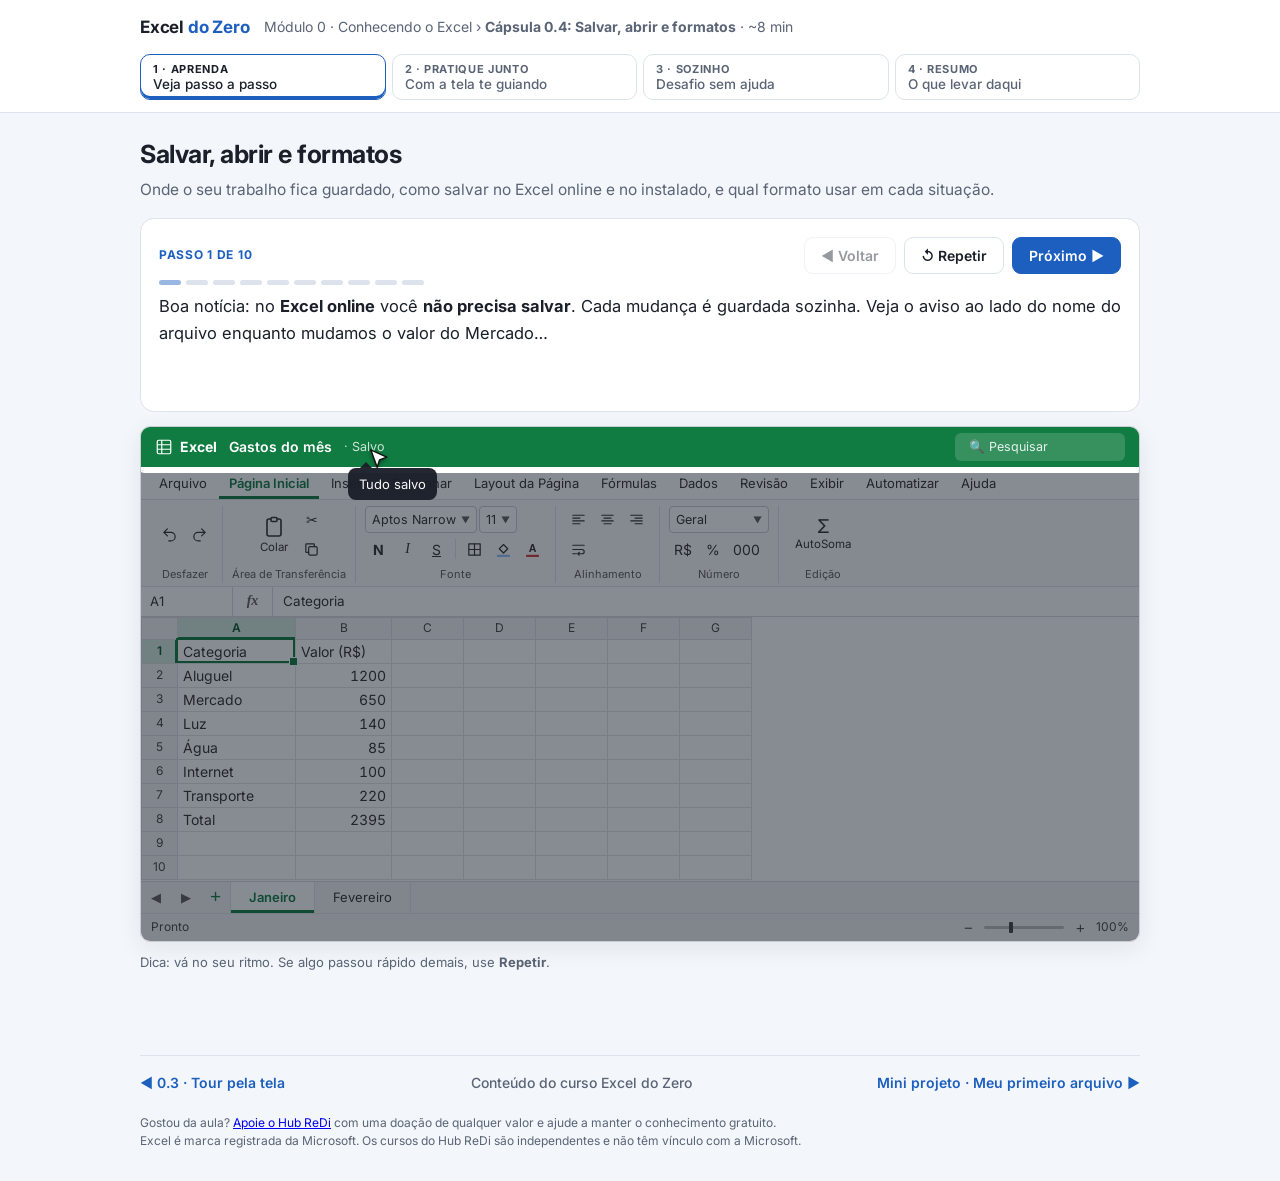
<file: excel-do-zero/modulo-0/0-4-salvar-abrir-e-formatos.html>
<!DOCTYPE html>
<html lang="pt-BR">
<head>
<meta charset="utf-8">
<meta name="viewport" content="width=device-width, initial-scale=1">
<title>0.4 · Salvar, abrir e formatos | Excel do Zero – Hub ReDi</title>
<meta name="description" content="Como salvar no Excel online e no instalado (Ctrl+B) e quando usar .xlsx, .csv e .pdf. Aula grátis e interativa de Excel do zero.">
<link rel="canonical" href="https://hub-redi.netlify.app/excel-do-zero/modulo-0/0-4-salvar-abrir-e-formatos">
<meta property="og:type" content="website">
<meta property="og:locale" content="pt_BR">
<meta property="og:site_name" content="Hub ReDi de Conhecimentos">
<meta property="og:title" content="0.4 · Salvar, abrir e formatos | Excel do Zero – Hub ReDi">
<meta property="og:description" content="Como salvar no Excel online e no instalado (Ctrl+B) e quando usar .xlsx, .csv e .pdf. Aula grátis e interativa de Excel do zero.">
<meta property="og:url" content="https://hub-redi.netlify.app/excel-do-zero/modulo-0/0-4-salvar-abrir-e-formatos">
<link rel="icon" href="/favicon.svg" type="image/svg+xml">
<link rel="preconnect" href="https://fonts.googleapis.com">
<link href="https://fonts.googleapis.com/css2?family=Inter:wght@400;500;600;700&family=JetBrains+Mono:wght@400;600&family=Caveat:wght@500;700&display=swap" rel="stylesheet">
<style>
:root{
  --bg:#f3f6fa; --card:#fff; --ink:#1a1f29; --muted:#5a6475; --line:#dde3ec; --soft:#edf2f8;
  --acc:#1d5fbf; --acc-2:#164b98; --acc-soft:#e2ecfa; --ok:#15803d; --ok-soft:#e5f6eb; --bad:#b42318; --bad-soft:#fdecea;
  --hl:#e8590c;
  /* cores da janela simulada (imitam o Excel online) */
  --xg:#107c41; --xg-soft:#d3e8da; --xline:#e1e4e8; --xgrid:#e2e3e3; --xhdr:#f3f3f3;
}
*{box-sizing:border-box}
html,body{margin:0;background:var(--bg);color:var(--ink);font:15.5px/1.55 Inter,system-ui,sans-serif}
code,.mono{font-family:"JetBrains Mono",ui-monospace,monospace}
code{background:var(--soft);padding:1px 6px;border-radius:5px;font-size:.9em}
kbd{border:1px solid var(--line);border-bottom-width:2px;border-radius:4px;padding:0 5px;font-size:.85em;background:#fff}
header{background:var(--card);border-bottom:1px solid var(--line)}
.top{max-width:1040px;margin:0 auto;padding:14px 20px;display:flex;align-items:center;gap:14px;flex-wrap:wrap}
.logo{font-weight:700;font-size:17px;letter-spacing:-.01em}
.logo span{color:var(--acc)}
.crumb{color:var(--muted);font-size:14px}
.fases{max-width:1040px;margin:0 auto;padding:0 20px 12px;display:flex;gap:6px;flex-wrap:wrap}
.fase{flex:1;min-width:150px;border:1px solid var(--line);background:var(--card);border-radius:10px;padding:7px 12px;cursor:pointer;text-align:left;font:500 13.5px Inter,sans-serif;color:var(--muted)}
.fase b{display:block;font-size:11px;letter-spacing:.06em;text-transform:uppercase}
.fase.on{border-color:var(--acc);color:var(--ink);box-shadow:inset 0 -3px 0 var(--acc)}
.fase.done b::after{content:" ✓";color:var(--ok)}
main{max-width:1040px;margin:0 auto;padding:22px 20px 70px}
h1{font-size:25px;margin:0 0 4px;letter-spacing:-.02em}
.lead{color:var(--muted);margin:0 0 16px}
.card{background:var(--card);border:1px solid var(--line);border-radius:14px;padding:18px}
.btn{appearance:none;border:1px solid var(--line);background:var(--card);color:var(--ink);padding:9px 16px;border-radius:9px;font:600 14px Inter,sans-serif;cursor:pointer}
.btn:hover{border-color:var(--muted)}
.btn.pri{background:var(--acc);border-color:var(--acc);color:#fff}
.btn.pri:hover{background:var(--acc-2)}
.btn:disabled{opacity:.45;cursor:default}
.row{display:flex;gap:8px;align-items:center;flex-wrap:wrap}
.hint{color:var(--muted);font-size:13px}
.passo-n{font-size:12px;font-weight:700;letter-spacing:.06em;text-transform:uppercase;color:var(--acc)}
.dest{background:var(--acc-soft);padding:0 5px;border-radius:5px;font-weight:600}
.fbk{margin-top:12px;padding:11px 14px;border-radius:10px;font-size:14.5px}
.fbk.ok{background:var(--ok-soft);border:1px solid #9ed8b2}
.fbk.bad{background:var(--bad-soft);border:1px solid #f1b0a9}
.fbk.info{background:var(--soft);border:1px solid var(--line)}
.fbk > b:first-child{display:block;margin-bottom:2px}
.enun{font-size:16px;margin:2px 0 10px}
.ops{display:grid;gap:7px;margin-top:8px}
.op{text-align:left;padding:10px 13px;border:1px solid var(--line);border-radius:9px;background:#fff;cursor:pointer;font:14.5px Inter,sans-serif;color:var(--ink)}
.op:hover{border-color:var(--acc)}
.op.right{border-color:var(--ok);background:var(--ok-soft)} .op.wrong{border-color:var(--bad);background:var(--bad-soft)}
.inp{font:15px Inter,sans-serif;padding:8px 12px;border:1px solid var(--line);border-radius:9px;width:160px}
.inp:focus{outline:2px solid var(--acc);border-color:var(--acc)}
.resumo{display:grid;grid-template-columns:1fr 1fr;gap:12px}
@media (max-width:760px){.resumo{grid-template-columns:1fr}}
.resumo .card h3{margin:0 0 6px;font-size:15px}
.resumo ul{margin:0;padding-left:20px}
.big{font-size:22px;font-weight:700}
.qs{display:grid;gap:14px}
.qs .q + .q{border-top:1px solid var(--line);padding-top:14px}

/* ---------- narração ---------- */
.narr{margin-bottom:14px}
.narr .txt{font-size:16.5px;line-height:1.6;margin:8px 0 14px;min-height:5.2em}
.dots{display:flex;gap:5px;margin-top:6px;flex-wrap:wrap}
.dots i{width:22px;height:5px;border-radius:5px;background:var(--line)}
.dots i.v{background:var(--acc)} .dots i.at{background:var(--acc);opacity:.45}

/* ---------- tarefas ---------- */
.tarefas{margin:6px 0 12px;padding-left:22px}
.tarefas li{margin:5px 0;color:#9aa3b2}
.tarefas li.atual{color:var(--ink);font-weight:500}
.tarefas li.ok{color:var(--ok)}
.tarefas li.ok::marker{content:"✓  "}

/* =============== janela simulada do Excel online =============== */
.xo{--z:1;border:1px solid #c8cdd3;border-radius:10px;overflow:hidden;background:#fff;position:relative;user-select:none;-webkit-user-select:none;font-family:"Segoe UI",Inter,system-ui,sans-serif;color:#323130;box-shadow:0 6px 24px rgba(20,30,50,.08)}
.xo-top{background:var(--xg);color:#fff;display:flex;align-items:center;gap:12px;height:40px;padding:0 14px;font-size:14px;white-space:nowrap}
.xo-top .app{display:flex;align-items:center;gap:7px;font-weight:700}
.xo-top .arq{font-weight:600}
.xo-top .salvo{opacity:.8;font-size:12.5px}
.xo-top .busca{margin-left:auto;background:rgba(255,255,255,.18);border-radius:6px;padding:4px 14px;font-size:12.5px;min-width:170px;opacity:.9}
.xo-guias{display:flex;gap:2px;padding:0 8px;border-bottom:1px solid var(--xline);background:#fff;overflow-x:auto;scrollbar-width:none}
.xo-guias button{appearance:none;border:0;background:none;padding:8px 10px 5px;font:13px "Segoe UI",Inter,sans-serif;color:#323130;cursor:pointer;white-space:nowrap;border-bottom:3px solid transparent}
.xo-guias button:hover{background:#f3f3f3}
.xo-guias button.on{color:var(--xg);font-weight:600;border-bottom-color:var(--xg)}
.xo-botoes{display:flex;align-items:stretch;padding:6px 6px 3px;background:#fafafa;border-bottom:1px solid var(--xline);overflow-x:auto;scrollbar-width:thin}
.grp{display:flex;flex-direction:column;align-items:center;padding:0 9px;border-right:1px solid var(--xline);flex-shrink:0}
.grp:last-child{border-right:0}
.grp .ctl{display:flex;gap:3px;align-items:center;flex:1}
.grp .nm{font-size:11px;color:#605e5c;margin-top:3px;white-space:nowrap}
.grp .col{display:flex;flex-direction:column;gap:3px}
.grp .r{display:flex;gap:2px;align-items:center}
.sep{width:1px;height:20px;background:var(--xline);margin:0 3px}
.rb{appearance:none;border:1px solid transparent;background:none;border-radius:4px;min-width:27px;height:27px;display:inline-flex;align-items:center;justify-content:center;gap:5px;cursor:pointer;color:#323130;font:14px "Segoe UI",Inter,sans-serif;padding:0 4px;white-space:nowrap}
.rb:hover{background:#e8eaed}
.rb.on{background:var(--xg-soft);border-color:#9fcdb1}
.rb.dd{border-color:#c8cdd3;background:#fff;justify-content:space-between;font-size:12.5px;padding:0 6px}
.rb.dd span{font-size:9px;color:#605e5c}
.rb.w1{width:112px} .rb.w2{width:100px}
.rb.big{flex-direction:column;height:57px;gap:1px;font-size:11.5px;padding:2px 6px}
.xo-fx{display:flex;height:30px;border-bottom:1px solid #d6d9dd;align-items:stretch;background:#fff}
.xo-fx .nb{width:92px;border-right:1px solid #d6d9dd;display:flex;align-items:center;padding:0 9px;font-size:13px;cursor:text}
.xo-fx .fxl{width:40px;border-right:1px solid #d6d9dd;display:flex;align-items:center;justify-content:center;color:#605e5c;font:italic 600 14px Georgia,serif;cursor:pointer}
.xo-fx .fb{flex:1;display:flex;align-items:center;padding:0 10px;font-size:13.5px;white-space:pre;overflow:hidden;cursor:text}
.xo-grade{position:relative;overflow:auto;height:264px;background:#fff}
.gin{position:relative;display:inline-block;min-width:100%}
table.g{border-collapse:collapse;table-layout:fixed}
.g th{background:var(--xhdr);color:#444;font-weight:400;font-size:calc(12px * var(--z));height:calc(22px * var(--z));border:1px solid #dadce0;padding:0;cursor:pointer}
.g th.corner{cursor:default}
.g th[data-c].on{background:var(--xg-soft);color:#0b5a2e;font-weight:600;box-shadow:inset 0 -2px 0 var(--xg)}
.g th[data-r].on{background:var(--xg-soft);color:#0b5a2e;font-weight:600;box-shadow:inset -2px 0 0 var(--xg)}
.g td{height:calc(24px * var(--z));border:1px solid var(--xgrid);padding:0 5px;font-size:calc(14px * var(--z));white-space:nowrap;overflow:hidden;cursor:cell;font-family:"Aptos Narrow","Segoe UI",Inter,sans-serif;touch-action:none}
.g td.num{text-align:right;font-variant-numeric:tabular-nums}
.g td.neg{font-weight:700} .g td.ita{font-style:italic} .g td.sub{text-decoration:underline}
.g td.fill{background-color:#cfe2f8}
.g td.insel{background-image:linear-gradient(rgba(16,124,65,.10),rgba(16,124,65,.10))}
.selbox{position:absolute;border:2px solid var(--xg);pointer-events:none;z-index:2}
.selbox::after{content:"";position:absolute;right:-5px;bottom:-5px;width:7px;height:7px;background:var(--xg);border:1px solid #fff}
.xo-abas{display:flex;align-items:stretch;height:32px;border-top:1px solid #d6d9dd;background:var(--xhdr);font-size:13px}
.xo-abas .nav,.xo-abas .add{appearance:none;border:0;background:none;width:30px;cursor:pointer;color:#605e5c;font-size:13px}
.xo-abas .add{font-size:19px;color:var(--xg);border-right:1px solid var(--xline)}
.xo-abas .tabx{padding:0 18px;display:flex;align-items:center;cursor:pointer;border-right:1px solid var(--xline);white-space:nowrap}
.xo-abas .tabx:hover{background:#eaeaea}
.xo-abas .tabx.on{background:#fff;color:var(--xg);font-weight:600;box-shadow:inset 0 -3px 0 var(--xg)}
.xo-status{display:flex;align-items:center;height:28px;background:var(--xhdr);border-top:1px solid var(--xline);font-size:12px;color:#444;padding:0 10px;gap:16px;white-space:nowrap}
.xo-status .calc{margin-left:auto;display:flex;gap:16px}
.xo-status .zoom{display:flex;align-items:center;gap:6px}
.xo-status .zoom button{appearance:none;border:0;background:none;cursor:pointer;font-size:15px;color:#444;width:20px;height:20px;border-radius:4px}
.xo-status .zoom button:hover{background:#e3e3e3}
.xo-status .trilho{width:80px;height:3px;background:#bbb;position:relative;border-radius:2px}
.xo-status .trilho i{position:absolute;top:-4px;width:4px;height:11px;background:#444;border-radius:1px}
/* camada de ensino sobre a janela */
.spot{position:absolute;z-index:20;border-radius:6px;box-shadow:0 0 0 3000px rgba(17,24,39,.5);outline:2px solid #fff;pointer-events:none;transition:left .45s,top .45s,width .45s,height .45s,opacity .3s;opacity:0}
.spot.on{opacity:1}
.cursor{position:absolute;width:22px;height:22px;pointer-events:none;z-index:30;transition:left .7s cubic-bezier(.4,.1,.2,1),top .7s cubic-bezier(.4,.1,.2,1),opacity .3s;left:50%;top:55%;opacity:0;filter:drop-shadow(0 2px 2px rgba(0,0,0,.35))}
.cursor.on{opacity:1}
.anel{position:absolute;z-index:29;width:24px;height:24px;margin:-12px 0 0 -12px;border-radius:50%;border:2px solid var(--hl);pointer-events:none;animation:anel .45s ease-out forwards}
@keyframes anel{from{transform:scale(.3);opacity:1}to{transform:scale(1.7);opacity:0}}
.balao{position:absolute;z-index:31;background:#1b1f29;color:#fff;font:13px/1.4 Inter,sans-serif;padding:7px 11px;border-radius:8px;max-width:280px;opacity:0;transition:opacity .25s;pointer-events:none}
.balao.on{opacity:.96}
.balao::after{content:"";position:absolute;left:var(--sx,16px);border:6px solid transparent}
.balao.baixo::after{top:-12px;border-bottom-color:#1b1f29}
.balao.cima::after{bottom:-12px;border-top-color:#1b1f29}
.toast{position:absolute;z-index:32;left:50%;bottom:72px;transform:translateX(-50%) translateY(8px);max-width:min(520px,92%);padding:9px 14px;border-radius:9px;font:13.5px/1.45 Inter,sans-serif;opacity:0;transition:opacity .25s,transform .25s;pointer-events:none;box-shadow:0 6px 20px rgba(0,0,0,.18)}
.toast.on{opacity:1;transform:translateX(-50%) translateY(0)}
.toast.info{background:#1b1f29;color:#fff} .toast.ok{background:var(--ok);color:#fff} .toast.bad{background:var(--bad);color:#fff}
.guia{outline:3px solid var(--hl)!important;outline-offset:-3px;animation:guia 1.2s ease-in-out infinite}
.g td.guia{outline:0!important;box-shadow:inset 0 0 0 3px var(--hl)}
@keyframes guia{50%{outline-color:#ffb27a}}
.hide{display:none!important}
/* ---------- extras da 0.1: edição, gráfico, caderno ---------- */
.cellin{position:absolute;z-index:3;opacity:0;border:0;padding:0;margin:0;font-size:16px;pointer-events:none}
.g td.edit{text-align:left!important;box-shadow:inset 0 0 0 2px var(--xg);background:#fff;font-weight:400}
.g td.flash{animation:flash 1.1s ease}
@keyframes flash{0%{background-color:#fff1a8}100%{background-color:transparent}}
.key{position:absolute;right:14px;bottom:70px;background:#1b1f29;color:#fff;border-radius:7px;padding:5px 11px;font:600 13px Inter,sans-serif;opacity:0;transition:opacity .2s;z-index:31}
.key.on{opacity:.94}
.graf{position:absolute;z-index:1;background:#fff;border:1px solid #c8cdd3;border-radius:4px;box-shadow:0 2px 8px rgba(0,0,0,.12);opacity:0;transition:opacity .4s;pointer-events:none}
.graf.on{opacity:1}
.graf rect.bar{transform-box:fill-box;transform-origin:bottom;transition:height .5s,y .5s}
.graf.cresce rect.bar{animation:cresce .9s ease-out}
@keyframes cresce{from{transform:scaleY(0)}to{transform:scaleY(1)}}
.caderno{position:absolute;left:0;right:0;bottom:0;z-index:15;opacity:0;pointer-events:none;transition:opacity .6s;
  background:#fffdf4 repeating-linear-gradient(transparent 0 33px,#c9d8ee 33px 34px);background-position:0 18px;
  font:26px/34px "Caveat","Segoe Print","Comic Sans MS",cursive;color:#2b3a67;padding:14px 26px 0 70px;overflow:hidden}
.caderno::before{content:"";position:absolute;left:52px;top:0;bottom:0;border-left:2px solid #f2a7a7}
.caderno.on{opacity:1}
.caderno .ct{font-size:30px;font-weight:700;color:#1d2d5c}
.caderno .risca{text-decoration:line-through;text-decoration-color:#c0392b;text-decoration-thickness:2px;opacity:.7}
.caderno .caneta{color:#c0392b;opacity:0;transition:opacity .4s}
.caderno .caneta.on{opacity:1}
.caderno .conta{font-size:22px;color:#6a7395;opacity:0;transition:opacity .5s}
.caderno .conta.on{opacity:1}
.abas-lista{display:flex}
.classif{display:grid;gap:8px;margin-top:8px}
.ci{display:flex;align-items:center;gap:10px;flex-wrap:wrap;padding:9px 12px;border:1px solid var(--line);border-radius:10px;background:#fff}
.ci .ct2{flex:1;min-width:200px}
.ci .bs{display:flex;gap:6px}
.ci .bs button{appearance:none;border:1px solid var(--line);background:#fff;border-radius:8px;padding:6px 10px;font:600 13px Inter,sans-serif;cursor:pointer}
.ci .bs button:hover{border-color:var(--acc)}
.ci.ok{border-color:#9ed8b2;background:var(--ok-soft)} .ci.bad{border-color:#f1b0a9;background:var(--bad-soft)}
.ci .ex{flex-basis:100%;font-size:13.5px;color:var(--ink)}
/* ---------- extras da 0.2: abas, menu, modelos ---------- */
.tabin{font:600 13px "Segoe UI",Inter,sans-serif;width:110px;border:1px solid var(--xg);border-radius:3px;padding:2px 5px;outline:none;color:#323130}
.menu{position:absolute;z-index:33;background:#fff;border:1px solid #c8cdd3;border-radius:6px;box-shadow:0 6px 20px rgba(0,0,0,.18);padding:4px 0;min-width:160px;display:flex;flex-direction:column}
.menu button{appearance:none;border:0;background:none;text-align:left;padding:7px 14px;font:13px "Segoe UI",Inter,sans-serif;cursor:pointer;color:#323130}
.menu button:hover{background:#f0f2f4}
.painel{position:absolute;left:0;right:0;bottom:0;z-index:16;background:#f7f8fa;opacity:0;pointer-events:none;transition:opacity .4s;padding:18px 22px;overflow:auto;font-family:"Segoe UI",Inter,sans-serif}
.painel.on{opacity:1;pointer-events:auto}
.painel h4{margin:0 0 12px;font-size:18px;font-weight:600;color:#323130}
.modelos{display:grid;grid-template-columns:repeat(auto-fill,minmax(150px,1fr));gap:14px}
.modelo{background:#fff;border:1px solid #d6d9dd;border-radius:8px;padding:8px;cursor:pointer;text-align:center;font-size:12.5px;color:#323130}
.modelo:hover{border-color:var(--xg)}
.modelo .pv{height:86px;border-radius:4px;margin-bottom:7px;background:#fff;border:1px solid #eee;display:grid;gap:3px;padding:6px;grid-template-rows:repeat(5,1fr)}
.modelo .pv i{display:block;border-radius:2px;background:#e8ecf1}
.modelo .pv i.h{background:var(--c,#107c41);opacity:.75}
.termo{border-collapse:collapse;margin:8px 0 2px;font-size:14.5px}
.termo th,.termo td{border:1px solid var(--line);padding:5px 12px;text-align:left}
.termo th{background:var(--soft);font-size:12.5px;text-transform:uppercase;letter-spacing:.04em;color:var(--muted)}
/* ---------- extras da 0.4: menu Arquivo, salvar, downloads, CSV ---------- */
.xo-top .as{font-size:12.5px;display:flex;align-items:center;gap:6px;opacity:.95}
.xo-top .as:empty{display:none}
.xo-top .sw{width:30px;height:15px;border-radius:9px;border:1.5px solid #fff;position:relative;display:inline-block}
.xo-top .sw::after{content:"";position:absolute;top:2px;left:2px;width:8px;height:8px;border-radius:50%;background:#fff;transition:left .3s}
.xo-top .sw.on{background:#fff}.xo-top .sw.on::after{left:17px;background:var(--xg)}
.painel.arq{padding:0;background:#fff}
.bk{display:flex;height:100%}
.bk nav{width:170px;background:#0e6b38;display:flex;flex-direction:column;padding:8px 0;flex-shrink:0}
.bk nav button{appearance:none;border:0;background:none;color:#fff;text-align:left;padding:9px 18px;font:13.5px "Segoe UI",Inter,sans-serif;cursor:pointer}
.bk nav button:hover{background:rgba(255,255,255,.12)}
.bk nav button.on{background:rgba(255,255,255,.22);font-weight:600}
.bk nav .bk-volta{font-size:20px;padding:4px 18px 10px}
.bk-corpo{flex:1;padding:18px 24px;overflow:auto}
.bk-corpo h4{margin:0 0 14px;font-size:20px;font-weight:600;color:#323130}
.bk-op,.bk-arq{display:flex;gap:12px;align-items:center;width:100%;max-width:460px;text-align:left;appearance:none;border:1px solid transparent;background:none;border-radius:6px;padding:10px 12px;cursor:pointer;font:13.5px "Segoe UI",Inter,sans-serif;color:#323130;margin-bottom:4px}
.bk-op:hover,.bk-arq:hover{background:#f0f4f1;border-color:#cfe3d6}
.bk-op b,.bk-arq b{display:block;font-weight:600}
.bk-op small,.bk-arq small{color:#605e5c;font-size:12px}
.bk-ico{font-size:20px;width:28px;text-align:center}
.bk-x,.bx-ico{font:700 10px Inter,sans-serif;color:#fff;background:var(--xg);border-radius:4px;padding:6px 5px;min-width:38px;text-align:center}
.bk-vazio{color:#605e5c}
.baixa{position:absolute;z-index:17;right:14px;bottom:66px;background:#fff;border:1px solid #c8cdd3;border-radius:8px;box-shadow:0 6px 20px rgba(0,0,0,.16);padding:9px 14px;display:flex;gap:10px;align-items:center;font:13px "Segoe UI",Inter,sans-serif;opacity:0;transform:translateY(8px);transition:opacity .3s,transform .3s;pointer-events:none}
.baixa.on{opacity:1;transform:none}
.baixa b{display:block}.baixa small{color:#605e5c}
.bloco{position:absolute;z-index:18;left:8%;right:8%;top:120px;bottom:44px;background:#fff;border:1px solid #9aa0a6;border-radius:6px;box-shadow:0 10px 30px rgba(0,0,0,.25);display:none;flex-direction:column}
.bloco.on{display:flex}
.bl-top{display:flex;justify-content:space-between;align-items:center;background:#f3f3f3;border-bottom:1px solid #ddd;padding:6px 10px;font:12.5px "Segoe UI",Inter,sans-serif;border-radius:6px 6px 0 0}
.bl-top button{appearance:none;border:0;background:none;cursor:pointer;font-size:14px}
.bloco pre{margin:0;padding:12px 16px;font:14px/1.6 Consolas,"JetBrains Mono",monospace;overflow:auto;flex:1}
.dlg{position:absolute;z-index:19;left:50%;top:150px;transform:translateX(-50%);width:min(440px,90%);background:#fff;border:1px solid #9aa0a6;border-radius:8px;box-shadow:0 12px 34px rgba(0,0,0,.28);display:none;font:13.5px "Segoe UI",Inter,sans-serif}
.dlg.on{display:block}
.dlg .dt{background:#f3f3f3;border-bottom:1px solid #ddd;padding:8px 12px;font-weight:600;border-radius:8px 8px 0 0}
.dlg .dc{padding:14px 16px;display:grid;gap:10px}
.dlg label{display:grid;gap:3px;font-size:12px;color:#605e5c}
.dlg .campo{border:1px solid #8a8886;border-radius:3px;padding:5px 8px;font-size:13.5px;color:#323130;min-height:30px;background:#fff}
.dlg .bts{display:flex;justify-content:flex-end;gap:8px}
.dlg .bts span{border:1px solid #8a8886;border-radius:3px;padding:5px 16px}
.dlg .bts span.pri{background:var(--xg);border-color:var(--xg);color:#fff}
.tabela2{border-collapse:collapse;margin:8px 0 2px;font-size:14px}
.tabela2 th,.tabela2 td{border:1px solid var(--line);padding:4px 10px;text-align:left;vertical-align:top}
.tabela2 th{background:var(--soft);font-size:12px;text-transform:uppercase;letter-spacing:.04em;color:var(--muted)}

.logo a{color:inherit;text-decoration:none}
.navcap{max-width:1040px;margin:0 auto;padding:0 20px 20px}
.navcap div{display:flex;justify-content:space-between;gap:10px;flex-wrap:wrap;border-top:1px solid var(--line);padding-top:16px}
.navcap a{color:var(--acc);text-decoration:none;font-weight:600;font-size:14px}
.navcap a:hover{text-decoration:underline}
.navcap a.meio{color:var(--muted);font-weight:500}
.marca{font-size:12px;color:var(--muted);max-width:1040px;margin:0 auto;padding:0 20px 30px}
</style>
</head>
<body>
<header>
  <div class="top"><div class="logo"><a href="/excel-do-zero/">Excel <span>do Zero</span></a></div><div class="crumb">Módulo 0 · Conhecendo o Excel › <b>Cápsula 0.4: Salvar, abrir e formatos</b> · ~8 min</div></div>
  <div class="fases" id="fases">
    <button class="fase on" data-f="0"><b>1 · Aprenda</b>Veja passo a passo</button>
    <button class="fase" data-f="1"><b>2 · Pratique junto</b>Com a tela te guiando</button>
    <button class="fase" data-f="2"><b>3 · Sozinho</b>Desafio sem ajuda</button>
    <button class="fase" data-f="3"><b>4 · Resumo</b>O que levar daqui</button>
  </div>
</header>
<main id="main"></main>
<nav class="navcap"><div><a href="/excel-do-zero/modulo-0/0-3-tour-pela-tela">◀ 0.3 · Tour pela tela</a><a class="meio" href="/excel-do-zero/">Conteúdo do curso Excel do Zero</a><a href="/excel-do-zero/modulo-0/mini-projeto">Mini projeto · Meu primeiro arquivo ▶</a></div></nav>
<p class="marca">Gostou da aula? <a href="/apoie">Apoie o Hub ReDi</a> com uma doação de qualquer valor e ajude a manter o conhecimento gratuito.<br>Excel é marca registrada da Microsoft. Os cursos do Hub ReDi são independentes e não têm vínculo com a Microsoft.</p>
<script>window.CAPSULA_ID = "excel-do-zero/0-4-salvar-abrir-e-formatos";</script>
<script>
"use strict";
// =====================================================================
//  Excel do Zero — motor da janela simulada do Excel online
//  (o mesmo em todas as cápsulas; cada cápsula acrescenta só o conteúdo)
// =====================================================================
const $ = (s, el = document) => el.querySelector(s);
const $$ = (s, el = document) => Array.from(el.querySelectorAll(s));
const espera = (ms) => new Promise((r) => setTimeout(r, ms));
const COLS = ["A", "B", "C", "D", "E", "F", "G"];
const NLIN = 10;
const GUIAS = ["Arquivo", "Página Inicial", "Inserir", "Desenhar", "Layout da Página", "Fórmulas", "Dados", "Revisão", "Exibir", "Automatizar", "Ajuda"];

// ---------- arquivo padrão do Módulo 0: "Gastos do mês" ----------
const JAN = { A1: "Categoria", B1: "Valor (R$)", A2: "Aluguel", B2: 1200, A3: "Mercado", B3: 650, A4: "Luz", B4: 140, A5: "Água", B5: 85, A6: "Internet", B6: 100, A7: "Transporte", B7: 220, A8: "Total", B8: "=SOMA(B2:B7)" };
const FEV = { A1: "Categoria", B1: "Valor (R$)", A2: "Aluguel", B2: 1200, A3: "Mercado", B3: 720, A4: "Luz", B4: 155, A5: "Água", B5: 90, A6: "Internet", B6: 100, A7: "Transporte", B7: "=4*45", A8: "Total", B8: "=SOMA(B2:B7)" };
const ARQ_GASTOS = { nome: "Gastos do mês", larguras: { A: 118, B: 96 }, abas: [{ nome: "Janeiro", dados: JAN }, { nome: "Fevereiro", dados: FEV }], grafico: { rot: ["A2", "A7"], val: ["B2", "B7"], titulo: "Gastos de janeiro" } };

// ---------- ícones da Faixa de Opções ----------
const sv = (d, extra = "") => '<svg viewBox="0 0 24 24" width="17" height="17" fill="none" stroke="currentColor" stroke-width="1.7" stroke-linecap="round" stroke-linejoin="round">' + (d ? '<path d="' + d + '"/>' : "") + extra + "</svg>";
const ICO = {
  desf: sv("M9 14L4 9l5-5M4 9h10a6 6 0 010 12h-3"),
  ref: sv("M15 14l5-5-5-5M20 9H10a6 6 0 000 12h3"),
  colar: '<svg viewBox="0 0 24 24" width="24" height="24" fill="none" stroke="currentColor" stroke-width="1.6"><rect x="5" y="4" width="14" height="17" rx="2"/><rect x="9" y="2.5" width="6" height="4" rx="1" fill="#fafafa"/></svg>',
  copiar: sv("", '<rect x="8" y="8" width="12" height="12" rx="2"/><path d="M16 8V5a1 1 0 00-1-1H5a1 1 0 00-1 1v10a1 1 0 001 1h3"/>'),
  bordas: sv("M4 12h16M12 4v16", '<rect x="4" y="4" width="16" height="16"/>'),
  fill: sv("M6 11l6-6 6 6-6 6z", '<rect x="3" y="19.5" width="18" height="3" fill="#8fbdf0" stroke="none"/>'),
  cor: '<svg viewBox="0 0 24 24" width="17" height="17"><text x="12" y="15" text-anchor="middle" font-size="15" font-weight="700" fill="currentColor" font-family="Segoe UI,Arial">A</text><rect x="3" y="19.5" width="18" height="3" fill="#d13438"/></svg>',
  esq: sv("M4 6h16M4 10h10M4 14h16M4 18h10"),
  centro: sv("M4 6h16M7 10h10M4 14h16M7 18h10"),
  dir: sv("M4 6h16M10 10h10M4 14h16M10 18h10"),
  quebra: sv("M4 6h16M4 12h13a3 3 0 010 6h-4M13 16l-2 2 2 2M4 18h5"),
};
const RB = (cmd, title, inner, cls = "") => '<button class="rb ' + cls + '" data-cmd="' + cmd + '" title="' + title + '">' + inner + "</button>";
const GRP = (nome, ctl) => '<div class="grp" data-grp="' + nome + '"><div class="ctl">' + ctl + '</div><div class="nm">' + nome + "</div></div>";
const FAIXA =
  GRP("Desfazer", RB("desfazer", "Desfazer (Ctrl+Z)", ICO.desf) + RB("refazer", "Refazer (Ctrl+Y)", ICO.ref)) +
  GRP("Área de Transferência", RB("colar", "Colar (Ctrl+V)", ICO.colar + "<span>Colar</span>", "big") + '<div class="col">' + RB("recortar", "Recortar (Ctrl+X)", "✂") + RB("copiar", "Copiar (Ctrl+C)", ICO.copiar) + "</div>") +
  GRP("Fonte", '<div class="col"><div class="r">' + RB("fonte", "Fonte", "Aptos Narrow <span>▼</span>", "dd w1") + RB("tamanho", "Tamanho da Fonte", "11 <span>▼</span>", "dd") + '</div><div class="r">' + RB("neg", "Negrito (Ctrl+N)", "<b>N</b>") + RB("ita", "Itálico (Ctrl+I)", '<i style="font-family:Georgia,serif">I</i>') + RB("sub", "Sublinhado (Ctrl+S)", "<u>S</u>") + '<span class="sep"></span>' + RB("bordas", "Bordas", ICO.bordas) + RB("fill", "Cor de Preenchimento", ICO.fill) + RB("corfonte", "Cor da Fonte", ICO.cor) + "</div></div>") +
  GRP("Alinhamento", '<div class="col"><div class="r">' + RB("esq", "Alinhar à Esquerda", ICO.esq) + RB("centro", "Centralizar", ICO.centro) + RB("dir", "Alinhar à Direita", ICO.dir) + '</div><div class="r">' + RB("quebra", "Quebrar Texto Automaticamente", ICO.quebra) + "</div></div>") +
  GRP("Número", '<div class="col"><div class="r">' + RB("formato", "Formato de Número", "Geral <span>▼</span>", "dd w2") + '</div><div class="r">' + RB("moeda", "Formato de Número de Contabilidade", "R$") + RB("pct", "Estilo de Porcentagem", "%") + RB("mil", "Separador de Milhares", "000") + "</div></div>") +
  GRP("Edição", RB("autosoma", "AutoSoma (Alt+=)", '<span style="font-size:19px;line-height:1">Σ</span><span>AutoSoma</span>', "big"));
const FORMATOS = ["neg", "ita", "sub", "fill"];
const NOME_CMD = { neg: "Negrito", ita: "Itálico", sub: "Sublinhado", fill: "Cor de Preenchimento" };
const MODULO_CMD = { desfazer: 1, refazer: 1, colar: 2, recortar: 2, copiar: 2, fonte: 3, tamanho: 3, bordas: 3, corfonte: 3, esq: 3, centro: 3, dir: 3, quebra: 3, formato: 3, moeda: 3, pct: 3, mil: 3, autosoma: 4 };
const ZONAS = {
  titulo: ["a <b>barra de título</b>", "Ela mostra o nome do arquivo."],
  guias: ["as <b>guias</b> da Faixa de Opções", "Elas trocam o conjunto de botões que aparece embaixo."],
  botoes: ["os <b>botões</b> da Faixa de Opções", "Eles aplicam comandos, como negrito e cores."],
  "caixa-nome": ["a <b>Caixa de Nome</b>", "Ela mostra o endereço da célula selecionada."],
  fx: ["o botão <b>fx</b>", "Ele serve para inserir funções (vamos usar no Módulo 4)."],
  "barra-formulas": ["a <b>Barra de Fórmulas</b>", "Ela mostra o <b>conteúdo</b> da célula, não o endereço."],
  grade: ["uma <b>célula</b> da grade", ""],
  "cab-col": ["um <b>cabeçalho de coluna</b>", "As letras identificam as colunas."],
  "cab-lin": ["um <b>cabeçalho de linha</b>", "Os números identificam as linhas."],
  abas: ["as <b>abas</b>", "Cada aba guarda uma parte dos dados do arquivo."],
  status: ["a <b>barra de status</b>", "Ela mostra cálculos rápidos da seleção."],
  zoom: ["o <b>zoom</b>", "Ele muda o tamanho na tela, não os dados."],
};

// ---------- utilidades de endereço e número ----------
const partes = (a) => { const m = a.match(/^([A-Z])(\d+)$/); return [COLS.indexOf(m[1]), +m[2]]; };
function limites(a, b) { const [c1, r1] = partes(a), [c2, r2] = partes(b); return { c1: Math.min(c1, c2), c2: Math.max(c1, c2), r1: Math.min(r1, r2), r2: Math.max(r1, r2) }; }
function celulas(a, b) { const L = limites(a, b), out = []; for (let r = L.r1; r <= L.r2; r++) for (let c = L.c1; c <= L.c2; c++) out.push(COLS[c] + r); return out; }
function rotulo(a, b) { const L = limites(a, b); const x = COLS[L.c1] + L.r1, y = COLS[L.c2] + L.r2; return x === y ? x : x + ":" + y; }
const fmtNum = (v) => String(Math.round(v * 1e10) / 1e10).replace(".", ",");
function lerNumBR(s) { s = String(s).trim(); if (/^-?\d+(,\d+)?$/.test(s)) return Number(s.replace(",", ".")); if (/^-?\d+\.\d+$/.test(s)) return Number(s); return null; }

// =============== componente: janela do Excel online ===============
class Janela {
  constructor(host, { interativo = false, aoEvento = null, arquivo = ARQ_GASTOS, editaveis = null, msgTravada = "Neste exercício essa célula está protegida." } = {}) {
    this.inter = interativo; this.aoEvento = aoEvento; this.geracao = 0; this.cfg = arquivo; this.arqInicial = arquivo;
    this.editaveis = editaveis; this.msgTravada = msgTravada; this.editando = false; this.grafOn = false;
    const linhas = Array.from({ length: NLIN }, (_, i) => '<tr><th data-z="cab-lin" data-r="' + (i + 1) + '">' + (i + 1) + "</th>" + COLS.map((c) => '<td data-z="grade" data-a="' + c + (i + 1) + '"></td>').join("") + "</tr>").join("");
    host.innerHTML =
      '<div class="xo">' +
      '<div class="xo-top" data-z="titulo" data-p="titulo"><span class="app"><svg width="18" height="18" viewBox="0 0 24 24" fill="none" stroke="#fff" stroke-width="1.6"><rect x="3" y="3" width="18" height="18" rx="2"/><path d="M3 9h18M3 15h18M9 3v18"/></svg>Excel</span><span class="as" data-p="autosave"></span><span class="arq" data-p="arquivo"></span><span class="salvo" data-p="salvo">· Salvo</span><span class="busca">🔍 Pesquisar</span></div>' +
      '<div class="xo-guias" data-z="guias" data-p="guias">' + GUIAS.map((g) => '<button data-guia="' + g + '" class="' + (g === "Página Inicial" ? "on" : "") + '">' + g + "</button>").join("") + "</div>" +
      '<div class="xo-botoes" data-z="botoes" data-p="botoes">' + FAIXA + "</div>" +
      '<div class="xo-fx"><div class="nb" data-z="caixa-nome" data-p="nb" title="Caixa de Nome">A1</div><div class="fxl" data-z="fx" title="Inserir Função">fx</div><div class="fb" data-z="barra-formulas" data-p="fb" title="Barra de Fórmulas"></div></div>' +
      '<div class="xo-grade" data-p="grade"><div class="gin"><table class="g"><colgroup><col data-col="rh">' + COLS.map((c) => '<col data-col="' + c + '">').join("") + '</colgroup><tr><th class="corner" data-z="grade"></th>' + COLS.map((c) => '<th data-z="cab-col" data-c="' + c + '">' + c + "</th>").join("") + "</tr>" + linhas + '</table><div class="selbox"></div><div class="graf" data-p="graf"></div><input class="cellin" aria-label="Digitar na célula" autocomplete="off" spellcheck="false"></div></div>' +
      '<div class="xo-abas" data-z="abas" data-p="abas"><button class="nav" data-nav title="Rolar abas">◀</button><button class="nav" data-nav title="Rolar abas">▶</button><button class="add" data-add title="Nova Planilha">+</button><div class="abas-lista"></div></div>' +
      '<div class="xo-status" data-z="status" data-p="status"><span>Pronto</span><div class="calc" data-p="calc"></div><div class="zoom" data-z="zoom" data-p="zoom"><button data-zoom="-" title="Diminuir zoom">−</button><div class="trilho"><i></i></div><button data-zoom="+" title="Aumentar zoom">+</button><span class="zl">100%</span></div></div>' +
      '<div class="caderno" data-p="caderno"></div><div class="painel" data-p="painel"></div><div class="bloco" data-p="bloco"></div><div class="dlg" data-p="dlg"></div><div class="baixa" data-p="baixa"></div>' +
      '<div class="spot"></div><svg class="cursor" viewBox="0 0 24 24"><path d="M3 2l7 19 2.6-7.9L20.5 10z" fill="#fff" stroke="#111" stroke-width="1.6" stroke-linejoin="round"/></svg><div class="balao"></div><div class="toast"></div><div class="key"></div>' +
      "</div>";
    this.el = $(".xo", host);
    this.carregarArquivo(arquivo);
    if (interativo) this.ligar();
    if (window.ResizeObserver) new ResizeObserver(() => { this.posSel(); this.desenhaGrafico(); }).observe(this.el);
  }
  // ----- estado -----
  carregarArquivo(cfg) {
    this.cfg = cfg;
    $(".arq", this.el).textContent = cfg.nome;
    this.reset();
  }
  cancelarAnimacoes() { this.geracao++; } // qualquer animação em andamento para no próximo w()
  reset() {
    this.folhas = {};
    this.cfg.abas.forEach((a) => (this.folhas[a.nome] = { raw: { ...a.dados }, fmt: JSON.parse(JSON.stringify(a.fmt || {})) }));
    this.ordem = this.cfg.abas.map((a) => a.nome);
    this.contPlanilha = this.cfg.proxPlanilha || this.ordem.length + 1;
    this.ativa = this.cfg.abas[0].nome; this.renderAbas(); this.zoom = 100; this.sel = { a: "A1", b: "A1" };
    this.editando = false; this.grafOn = false;
    $(".graf", this.el).classList.remove("on", "cresce");
    $(".caderno", this.el).classList.remove("on");
    this.fecharPainel(); this.fecharMenu(); this.fecharBloco(); this.dialogo(null);
    this.baixados = []; $(".baixa", this.el).classList.remove("on");
    this.setModo(this.cfg.modo || "online", this.cfg.nome, false);
    this.spot(null); this.balao(null); this.limparDestaque();
    this.render();
  }
  f() { return this.folhas[this.ativa]; }
  // ----- abas: criar, renomear, validar -----
  renderAbas() { $(".abas-lista", this.el).innerHTML = this.ordem.map((n) => '<div class="tabx" data-aba="' + n.replace(/"/g, "&quot;") + '">' + n.replace(/</g, "&lt;") + "</div>").join(""); }
  tab(nome) { return $$(".tabx", this.el).find((t) => t.dataset.aba === nome); }
  novaAba() {
    if (this.ordem.length >= 6) { this.toast("Para manter a tela simples, aqui o arquivo pode ter no máximo 6 abas."); return null; }
    let nome; do { nome = "Planilha" + this.contPlanilha++; } while (this.folhas[nome]);
    this.folhas[nome] = { raw: {}, fmt: {} };
    this.ordem.splice(this.ordem.indexOf(this.ativa) + 1, 0, nome);
    this.renderAbas(); this.trocarAba(nome);
    return nome;
  }
  validarNome(novo, antigo) {
    const n = novo.trim();
    if (n === "") return "O nome da aba não pode ficar em branco.";
    if (n.length > 31) return "O nome da aba pode ter no máximo <b>31 caracteres</b> (o seu tem " + n.length + ").";
    const proib = n.match(/[\\\/?*\[\]:]/);
    if (proib) return "O Excel não aceita o símbolo <b>" + proib[0] + "</b> em nome de aba. Proibidos: <b>/ \\ ? * [ ] :</b>";
    if (/^'|'$/.test(n)) return "O nome da aba não pode começar nem terminar com apóstrofo (').";
    if (n.toLowerCase() !== antigo.toLowerCase() && this.ordem.some((o) => o.toLowerCase() === n.toLowerCase())) return "Já existe uma aba chamada <b>" + n + "</b> neste arquivo. Cada aba precisa de um nome diferente.";
    return null;
  }
  renomear(antigo, novo) {
    const erro = this.validarNome(novo, antigo); if (erro) return erro;
    const n = novo.trim(); if (n === antigo) return null;
    this.folhas[n] = this.folhas[antigo]; delete this.folhas[antigo];
    this.ordem[this.ordem.indexOf(antigo)] = n;
    if (this.ativa === antigo) this.ativa = n;
    this.renderAbas(); this.render(); return null;
  }
  abrirEdicaoAba(nome, aoTerminar) {
    const t = this.tab(nome); if (!t) return null;
    t.innerHTML = '<input class="tabin" value="' + nome.replace(/"/g, "&quot;") + '" maxlength="40" spellcheck="false">';
    const inp = $(".tabin", t); let feito = false;
    const fim = (confirmar) => {
      if (feito) return; feito = true;
      const novo = inp.value;
      if (!confirmar) { this.renderAbas(); this.render(); return; }
      const erro = this.renomear(nome, novo);
      if (erro) { this.renderAbas(); this.render(); this.toast(erro, "bad", 4200); }
      aoTerminar && aoTerminar(erro, novo.trim());
    };
    inp.addEventListener("keydown", (ev) => { ev.stopPropagation(); if (ev.key === "Enter") { ev.preventDefault(); fim(true); } if (ev.key === "Escape") fim(false); });
    inp.addEventListener("blur", () => fim(true));
    inp.addEventListener("pointerdown", (ev) => ev.stopPropagation());
    inp.focus(); inp.select();
    return inp;
  }
  // menu do botão direito na aba
  abrirMenu(nome, x, y) {
    this.fecharMenu();
    const m = document.createElement("div"); m.className = "menu";
    m.innerHTML = ["Inserir", "Excluir", "Renomear", "Mover ou Copiar", "Cor da Guia", "Ocultar"].map((o) => '<button data-op="' + o + '">' + o + "</button>").join("");
    this.el.appendChild(m);
    const b = this.el.getBoundingClientRect();
    m.style.left = Math.min(x - b.left, b.width - 170) + "px"; m.style.top = Math.max(4, y - b.top - m.offsetHeight) + "px";
    m.addEventListener("pointerdown", (ev) => ev.stopPropagation());
    m.addEventListener("click", (ev) => {
      const op = ev.target.closest("[data-op]"); if (!op) return; ev.stopPropagation(); this.fecharMenu();
      if (op.dataset.op === "Renomear") this.iniciarRenomear(nome);
      else if (op.dataset.op === "Inserir") { const n = this.novaAba(); if (n) this.emit({ tipo: "nova-aba", nome: n }); }
      else this.toast("<b>" + op.dataset.op + "</b>: vamos ver no <b>Módulo 2</b>, junto com mover, colorir e duplicar abas.");
    });
  }
  fecharMenu() { $$(".menu", this.el).forEach((m) => m.remove()); }
  iniciarRenomear(nome) {
    if (this.ativa !== nome) this.trocarAba(nome);
    this.abrirEdicaoAba(nome, (erro, novo) => { if (erro) this.emit({ tipo: "renomear-erro", de: nome, tentativa: novo, msg: erro }); else if (novo !== nome) this.emit({ tipo: "renomear", de: nome, para: novo }); });
  }
  // ----- painel "Novo" com modelos -----
  abrirPainel(html) { const p = $(".painel", this.el); p.innerHTML = html; p.style.top = $(".xo-guias", this.el).offsetTop + "px"; p.classList.add("on"); }
  fecharPainel() { $(".painel", this.el).classList.remove("on"); }
  td(a) { return $('td[data-a="' + a + '"]', this.el); }
  valor(a) {
    const r = this.f().raw[a];
    if (r === undefined || r === "") return "";
    if (typeof r === "number") return r;
    if (r.startsWith("=")) return this.calc(r.slice(1).toUpperCase());
    return r;
  }
  num(t) { if (/^[A-Z]\d+$/.test(t)) { const v = this.valor(t); return typeof v === "number" ? v : 0; } return Number(t.replace(",", ".")); }
  calc(s) { // mini motor: SOMA(intervalo) e uma conta simples entre dois termos
    let m = s.match(/^SOMA\(([A-Z]\d+):([A-Z]\d+)\)$/);
    if (m) return celulas(m[1], m[2]).reduce((t, a) => { const v = this.valor(a); return t + (typeof v === "number" ? v : 0); }, 0);
    m = s.match(/^([A-Z]\d+|\d+(?:,\d+)?)([+\-*\/])([A-Z]\d+|\d+(?:,\d+)?)$/);
    if (m) { const x = this.num(m[1]), y = this.num(m[3]); return m[2] === "+" ? x + y : m[2] === "-" ? x - y : m[2] === "*" ? x * y : y === 0 ? "#DIV/0!" : x / y; }
    return "#NOME?";
  }
  celulasSel() { return celulas(this.sel.a, this.sel.b); }
  setSel(a, b = a) { this.sel = { a, b }; this.render(); }
  trocarAba(nome) { this.ativa = nome; this.sel = { a: "A1", b: "A1" }; this.render(); }
  setZoom(z) { this.zoom = Math.max(50, Math.min(200, z)); this.render(); }
  setValor(a, v) { this.f().raw[a] = v; this.render(); this.indicarSalvando(); }
  // ----- salvar: Excel online (automático) x Excel instalado -----
  setModo(modo, nome, autosave = false) {
    this.modo = modo; this.autosave = autosave; this.nomeArq = nome; clearTimeout(this._ts);
    $(".arq", this.el).textContent = modo === "desktop" ? nome + " - Excel" : nome;
    $(".as", this.el).innerHTML = modo === "desktop" ? 'AutoSalvamento <i class="sw' + (autosave ? " on" : "") + '"></i> ' + (autosave ? "Ativado" : "Desativado") : "";
    $(".salvo", this.el).textContent = modo === "desktop" ? (autosave ? "· Salvo no OneDrive" : "") : "· Salvo";
    $(".busca", this.el).style.visibility = modo === "desktop" ? "hidden" : "";
  }
  indicarSalvando() {
    const s = $(".salvo", this.el);
    if (this.modo === "desktop" && !this.autosave) { s.textContent = "· Não salvo"; return; }
    s.textContent = "· Salvando…"; clearTimeout(this._ts);
    this._ts = setTimeout(() => (s.textContent = this.modo === "desktop" ? "· Salvo no OneDrive" : "· Salvo"), 1100);
  }
  // ----- menu Arquivo (tela cheia, como no Excel online) -----
  abrirArquivo(secao = "Início") {
    const SECOES = ["Início", "Novo", "Abrir", "Informações", "Salvar como", "Imprimir", "Compartilhar", "Exportar"];
    const recentes = (this.cfg.recentes || [[this.cfg.nome + ".xlsx", "OneDrive › Documentos"], ["Cadastro de vendedores.xlsx", "OneDrive › Documentos"], ["Controle de estoque.xlsx", "OneDrive › Loja"]]);
    const op = (acao, tit, desc, ico) => '<button class="bk-op" data-bk-acao="' + acao + '"><span class="bk-ico">' + ico + '</span><span><b>' + tit + "</b><small>" + desc + "</small></span></button>";
    let corpo;
    if (secao === "Início" || secao === "Abrir") corpo = "<h4>" + (secao === "Início" ? "Recentes" : "Abrir") + '</h4><div class="bk-lista">' + recentes.map(([n, l]) => '<div class="bk-arq" data-bk-abrir="' + n + '"><span class="bk-x">' + (n.split(".").pop().toUpperCase()) + "</span><span><b>" + n + "</b><small>" + l + "</small></span></div>").join("") + "</div>";
    else if (secao === "Salvar como") corpo = "<h4>Salvar como</h4>" + op("salvar-online", "Salvar como", "Salvar uma cópia online (no OneDrive)", "💾") + op("renomear-arq", "Renomear", "Renomear esta pasta de trabalho", "✏️") + op("copia", "Baixar uma Cópia", "Baixar uma cópia no seu computador (.xlsx)", "⬇️") + op("ods", "Baixar como ODS", "Baixar uma cópia como arquivo ODS", "⬇️");
    else if (secao === "Exportar") corpo = "<h4>Exportar</h4>" + op("csv", "Baixar esta planilha como CSV (.csv)", "Só os dados da aba aberta, como texto", "📄") + op("pdf", "Baixar como PDF", "Para ler ou imprimir, sem editar", "📕");
    else corpo = "<h4>" + secao + '</h4><p class="bk-vazio">Esta parte do menu Arquivo aparece em outros módulos do curso.</p>';
    const p = $(".painel", this.el);
    p.innerHTML = '<div class="bk"><nav><button class="bk-volta" data-bk-voltar title="Voltar à planilha">←</button>' + SECOES.map((s) => '<button data-bk-sec="' + s + '" class="' + (s === secao ? "on" : "") + '">' + s + "</button>").join("") + '</nav><div class="bk-corpo">' + corpo + "</div></div>";
    p.style.top = $(".xo-guias", this.el).offsetTop + "px"; p.classList.add("on", "arq");
    this.secaoArq = secao;
  }
  fecharArquivo() { const p = $(".painel", this.el); p.classList.remove("on", "arq"); this.secaoArq = null; }
  nomeDownload(acao) { const base = this.nomeArq.replace(/\.xlsx$/, ""); return acao === "csv" ? base + " - " + this.ativa + ".csv" : base + (acao === "pdf" ? ".pdf" : acao === "ods" ? ".ods" : ".xlsx"); }
  baixar(acao) {
    const nome = this.nomeDownload(acao);
    this.baixados.push({ acao, nome, aba: this.ativa });
    const b = $(".baixa", this.el);
    b.innerHTML = '<span class="bx-ico">' + nome.split(".").pop().toUpperCase() + "</span><span><b>" + nome + "</b><small>Download concluído · pasta Downloads</small></span>";
    b.classList.remove("on"); void b.offsetWidth; b.classList.add("on");
    return nome;
  }
  acaoArquivo(acao) {
    if (["copia", "csv", "pdf", "ods"].includes(acao)) {
      this.fecharArquivo(); const nome = this.baixar(acao);
      if (acao === "csv") this.mostrarCSV();
      this.emit({ tipo: "arquivo", acao, nome, aba: this.ativa });
    } else if (acao === "salvar-online") { this.toast("<b>Salvar como</b> cria uma cópia com outro nome no OneDrive. Aqui no curso, o arquivo original já está salvo."); this.emit({ tipo: "arquivo", acao }); }
    else if (acao === "renomear-arq") { this.toast("Para renomear o arquivo, também dá para clicar no <b>nome dele</b>, lá no alto da tela."); this.emit({ tipo: "arquivo", acao }); }
  }
  // texto do CSV da aba aberta: valores (não fórmulas), separados por ponto e vírgula
  textoCSV() {
    let ultL = 0, ultC = 0;
    Object.keys(this.f().raw).forEach((a) => { const [c, r] = partes(a); ultL = Math.max(ultL, r); ultC = Math.max(ultC, c); });
    const linhas = [];
    for (let r = 1; r <= ultL; r++) { const l = []; for (let c = 0; c <= ultC; c++) { const v = this.valor(COLS[c] + r); l.push(typeof v === "number" ? fmtNum(v) : v); } linhas.push(l.join(";")); }
    return linhas.join("\n");
  }
  mostrarCSV() {
    const b = $(".bloco", this.el), nome = this.nomeDownload("csv");
    b.innerHTML = '<div class="bl-top"><span>' + nome + ' — Bloco de Notas</span><button data-bl-fechar title="Fechar">✕</button></div><pre></pre>';
    $("pre", b).textContent = this.textoCSV();
    b.classList.add("on");
  }
  fecharBloco() { $(".bloco", this.el).classList.remove("on"); }
  dialogo(html) { const d = $(".dlg", this.el); if (!html) { d.classList.remove("on"); return; } d.innerHTML = html; d.classList.add("on"); }
  aplicar(cmd) {
    if (!FORMATOS.includes(cmd)) return false;
    const f = this.f(), cs = this.celulasSel(), todos = cs.every((a) => f.fmt[a] && f.fmt[a][cmd]);
    cs.forEach((a) => { f.fmt[a] = f.fmt[a] || {}; f.fmt[a][cmd] = !todos; });
    this.render(); return true;
  }
  podeEditar(a) { return this.editaveis === "todas" || (Array.isArray(this.editaveis) && this.editaveis.includes(a)); }
  // ----- desenho -----
  render() {
    const f = this.f(), z = this.zoom / 100, larg = this.cfg.larguras || {};
    this.el.style.setProperty("--z", z);
    $$("col", this.el).forEach((c) => (c.style.width = (c.dataset.col === "rh" ? 36 : larg[c.dataset.col] || 72) * z + "px"));
    $$(".g td", this.el).forEach((td) => {
      const a = td.dataset.a, v = this.valor(a), k = f.fmt[a] || {};
      td.textContent = v === "" ? "" : typeof v === "number" ? fmtNum(v) : v;
      td.className = [typeof v === "number" ? "num" : "", k.neg ? "neg" : "", k.ita ? "ita" : "", k.sub ? "sub" : "", k.fill ? "fill" : "", td.classList.contains("guia") ? "guia" : ""].join(" ").trim();
    });
    const cs = this.celulasSel(), L = limites(this.sel.a, this.sel.b);
    cs.forEach((a) => { if (a !== this.sel.a) this.td(a).classList.add("insel"); });
    $$(".g th[data-c]", this.el).forEach((th) => { const i = COLS.indexOf(th.dataset.c); th.classList.toggle("on", i >= L.c1 && i <= L.c2); });
    $$(".g th[data-r]", this.el).forEach((th) => { const r = +th.dataset.r; th.classList.toggle("on", r >= L.r1 && r <= L.r2); });
    $(".nb", this.el).textContent = this.sel.a;
    const r = f.raw[this.sel.a];
    $(".fb", this.el).textContent = r === undefined ? "" : typeof r === "number" ? fmtNum(r) : r;
    $$(".tabx", this.el).forEach((t) => t.classList.toggle("on", t.dataset.aba === this.ativa));
    const vals = cs.map((a) => this.valor(a)).filter((v) => v !== ""), nums = vals.filter((v) => typeof v === "number");
    let st = "";
    if (cs.length > 1 && vals.length >= 2) {
      if (nums.length) { const s = nums.reduce((t, v) => t + v, 0); st = "<span>Média: " + fmtNum(Math.round((s / nums.length) * 100) / 100) + "</span><span>Contagem: " + vals.length + "</span><span>Soma: " + fmtNum(s) + "</span>"; }
      else st = "<span>Contagem: " + vals.length + "</span>";
    }
    $(".calc", this.el).innerHTML = st;
    $(".zl", this.el).textContent = this.zoom + "%";
    $(".trilho i", this.el).style.left = Math.max(0, Math.min(76, ((this.zoom - 50) / 150) * 76)) + "px";
    const k = f.fmt[this.sel.a] || {};
    FORMATOS.forEach((c) => { if (c !== "fill") $('[data-cmd="' + c + '"]', this.el).classList.toggle("on", !!k[c]); });
    this.posSel(); this.desenhaGrafico();
  }
  posSel() {
    const L = limites(this.sel.a, this.sel.b), tl = this.td(COLS[L.c1] + L.r1), br = this.td(COLS[L.c2] + L.r2), box = $(".selbox", this.el);
    if (!tl || !br) return;
    box.style.left = tl.offsetLeft - 1 + "px"; box.style.top = tl.offsetTop - 1 + "px";
    box.style.width = br.offsetLeft + br.offsetWidth - tl.offsetLeft + 1 + "px"; box.style.height = br.offsetTop + br.offsetHeight - tl.offsetTop + 1 + "px";
    const inp = $(".cellin", this.el), a = this.td(this.sel.a);
    inp.style.left = a.offsetLeft + "px"; inp.style.top = a.offsetTop + "px"; inp.style.width = a.offsetWidth + "px"; inp.style.height = a.offsetHeight + "px";
  }
  flash(a) { const t = this.td(a); t.classList.remove("flash"); void t.offsetWidth; t.classList.add("flash"); }
  flashFormulas() { Object.entries(this.f().raw).forEach(([a, r]) => { if (typeof r === "string" && r.startsWith("=")) this.flash(a); }); }
  // ----- gráfico de barras (aparece sobre as colunas D a G) -----
  grafico(on) { const g = $(".graf", this.el); this.grafOn = on; g.classList.remove("cresce"); if (on) { void g.offsetWidth; g.classList.add("cresce"); } this.desenhaGrafico(); }
  desenhaGrafico() {
    const g = $(".graf", this.el), G = this.cfg.grafico;
    if (!this.grafOn || !G) { g.classList.remove("on"); return; }
    const d1 = this.td("D1"), g8 = this.td("G" + Math.min(8, NLIN));
    const left = d1.offsetLeft + 10, top = d1.offsetTop + 4, w = g8.offsetLeft + g8.offsetWidth - left - 8, h = g8.offsetTop + g8.offsetHeight - top - 4;
    Object.assign(g.style, { left: left + "px", top: top + "px", width: w + "px", height: h + "px" });
    const rot = celulas(G.rot[0], G.rot[1]).map((a) => String(this.valor(a))), val = celulas(G.val[0], G.val[1]).map((a) => { const v = this.valor(a); return typeof v === "number" ? v : 0; });
    const max = Math.max(...val, 1), n = val.length, pad = 10, topo = 26, base = h - 34, bw = (w - pad * 2) / n;
    let s = '<svg width="' + w + '" height="' + h + '" font-family="Segoe UI,Inter,sans-serif"><text x="' + w / 2 + '" y="17" text-anchor="middle" font-size="12" font-weight="600" fill="#333">' + G.titulo + "</text>";
    val.forEach((v, i) => {
      const bh = ((base - topo) * v) / max, x = pad + i * bw + bw * 0.18, y = base - bh;
      s += '<rect class="bar" x="' + x + '" y="' + y + '" width="' + bw * 0.64 + '" height="' + bh + '" fill="#4472c4" rx="1"/>';
      s += '<text x="' + (x + bw * 0.32) + '" y="' + (y - 3) + '" text-anchor="middle" font-size="10" fill="#444">' + fmtNum(v) + "</text>";
      s += '<text x="' + (x + bw * 0.32) + '" y="' + (base + 13) + '" text-anchor="middle" font-size="9.5" fill="#555">' + rot[i].slice(0, 10) + "</text>";
    });
    s += '<line x1="' + pad + '" x2="' + (w - pad) + '" y1="' + base + '" y2="' + base + '" stroke="#bbb"/></svg>';
    g.innerHTML = s; g.classList.add("on");
  }
  // ----- interação real (modo exercício) -----
  emit(ev) { this.aoEvento && this.aoEvento(ev, this); }
  focarEntrada() { if (!this.editaveis) return; const inp = $(".cellin", this.el); inp.value = ""; this.posSel(); inp.focus({ preventScroll: true }); }
  commitEdicao() {
    if (!this.editando) return;
    const inp = $(".cellin", this.el), a = this.sel.a, v = inp.value.trim();
    this.editando = false; inp.value = "";
    const n = lerNumBR(v);
    if (v === "") delete this.f().raw[a]; else this.f().raw[a] = n !== null ? n : v;
    this.render(); this.flashFormulas(); this.indicarSalvando();
    this.emit({ tipo: "edit", a, raw: this.f().raw[a], aba: this.ativa });
  }
  cancelarEdicao() { if (!this.editando) return; this.editando = false; $(".cellin", this.el).value = ""; this.render(); }
  mover(dc, dr) { const [c, r] = partes(this.sel.a); const nc = Math.max(0, Math.min(COLS.length - 1, c + dc)), nr = Math.max(1, Math.min(NLIN, r + dr)); this.setSel(COLS[nc] + nr); this.focarEntrada(); }
  ligar() {
    const el = this.el, inp = $(".cellin", el);
    el.addEventListener("pointerdown", (ev) => {
      const z = ev.target.closest("[data-z]");
      const td = ev.target.closest(".g td");
      if (td) {
        ev.preventDefault();
        this.commitEdicao();
        this.arrastando = true;
        if (ev.shiftKey) this.setSel(this.sel.a, td.dataset.a); else this.setSel(td.dataset.a);
        this.focarEntrada();
      }
      const thc = ev.target.closest(".g th[data-c]"), thr = ev.target.closest(".g th[data-r]");
      if (thc || thr) this.commitEdicao();
      if (thc) this.setSel(thc.dataset.c + "1", thc.dataset.c + NLIN);
      if (thr) this.setSel("A" + thr.dataset.r, COLS[COLS.length - 1] + thr.dataset.r);
      if (z) this.emit({ tipo: "zona", zona: z.dataset.z });
      if (thc || thr) this.emit({ tipo: "sel", ...this.sel });
    });
    document.addEventListener("pointermove", (ev) => {
      if (!this.arrastando) return;
      const t = document.elementFromPoint(ev.clientX, ev.clientY);
      const td = t && t.closest && t.closest(".g td");
      if (td && el.contains(td) && td.dataset.a !== this.sel.b) this.setSel(this.sel.a, td.dataset.a);
    });
    document.addEventListener("pointerup", () => { if (this.arrastando) { this.arrastando = false; this.emit({ tipo: "sel", ...this.sel }); if (this.editaveis) inp.focus({ preventScroll: true }); } });
    // digitação na célula selecionada
    inp.addEventListener("input", () => {
      const a = this.sel.a;
      if (!this.editando) {
        if (!this.podeEditar(a)) { inp.value = ""; this.toast(this.msgTravada); this.emit({ tipo: "travada", a }); return; }
        this.editando = true;
      }
      const t = this.td(a); t.classList.add("edit"); t.textContent = inp.value; $(".fb", el).textContent = inp.value;
    });
    inp.addEventListener("keydown", (ev) => {
      if (ev.key === "Enter") { ev.preventDefault(); const ed = this.editando; this.commitEdicao(); this.mover(0, ev.shiftKey ? -1 : 1); if (!ed) this.emit({ tipo: "sel", ...this.sel }); return; }
      if (ev.key === "Tab") { ev.preventDefault(); this.commitEdicao(); this.mover(1, 0); return; }
      if (ev.key === "Escape") { this.cancelarEdicao(); return; }
      if (!this.editando && ev.key.startsWith("Arrow")) { ev.preventDefault(); this.mover(ev.key === "ArrowRight" ? 1 : ev.key === "ArrowLeft" ? -1 : 0, ev.key === "ArrowDown" ? 1 : ev.key === "ArrowUp" ? -1 : 0); this.emit({ tipo: "sel", ...this.sel }); }
    });
    inp.addEventListener("blur", () => setTimeout(() => { if (document.activeElement !== inp) this.commitEdicao(); }, 120));
    el.addEventListener("dblclick", (ev) => { const t = ev.target.closest(".tabx"); if (t && !$(".tabin", t)) { this.iniciarRenomear(t.dataset.aba); return; } });
    el.addEventListener("contextmenu", (ev) => { const t = ev.target.closest(".tabx"); if (!t) return; ev.preventDefault(); this.abrirMenu(t.dataset.aba, ev.clientX, ev.clientY); });
    document.addEventListener("pointerdown", (ev) => { if (!ev.target.closest || !ev.target.closest(".menu")) this.fecharMenu(); });
    el.addEventListener("dblclick", (ev) => { if (ev.target.closest(".g td") && !this.editaveis) this.toast("Nesta cápsula a gente só explora a tela. Digitar nas células fica para o <b>Módulo 1</b>."); });
    el.addEventListener("click", (ev) => {
      const b = ev.target.closest("[data-cmd]");
      if (b) {
        const cmd = b.dataset.cmd;
        if (!this.aplicar(cmd)) this.toast("<b>" + b.title + "</b>: você vai usar esse botão no <b>Módulo " + MODULO_CMD[cmd] + "</b>. Por enquanto funcionam N, I, S e Cor de Preenchimento.");
        this.emit({ tipo: "cmd", cmd }); return;
      }
      if (ev.target.closest("[data-bl-fechar]")) { this.fecharBloco(); return; }
      if (ev.target.closest("[data-bk-voltar]")) { this.fecharArquivo(); this.emit({ tipo: "arquivo-fechar" }); return; }
      const sec = ev.target.closest("[data-bk-sec]");
      if (sec) { this.abrirArquivo(sec.dataset.bkSec); this.emit({ tipo: "arquivo-secao", secao: sec.dataset.bkSec }); return; }
      const ac = ev.target.closest("[data-bk-acao]");
      if (ac) { this.acaoArquivo(ac.dataset.bkAcao); return; }
      const ab = ev.target.closest("[data-bk-abrir]");
      if (ab) { this.toast("Abriria o arquivo <b>" + ab.dataset.bkAbrir + "</b>. Aqui no curso, ficamos neste."); return; }
      const g = ev.target.closest("[data-guia]");
      if (g && g.dataset.guia === "Arquivo") { this.commitEdicao(); this.abrirArquivo(); this.emit({ tipo: "guia", guia: "Arquivo" }); return; }
      if (g) { if (g.dataset.guia !== "Página Inicial") this.toast("A guia <b>" + g.dataset.guia + "</b> mostraria outros botões. Aqui ficamos na <b>Página Inicial</b>, a mais usada."); this.emit({ tipo: "guia", guia: g.dataset.guia }); return; }
      const t = ev.target.closest("[data-aba]");
      if (t && $(".tabin", t)) return;
      if (t) { this.commitEdicao(); this.trocarAba(t.dataset.aba); this.emit({ tipo: "aba", nome: t.dataset.aba }); return; }
      if (ev.target.closest("[data-add]")) { this.commitEdicao(); const n = this.novaAba(); if (n) this.emit({ tipo: "nova-aba", nome: n }); return; }
      if (ev.target.closest("[data-nav]")) { this.toast("Essas setas rolam as abas quando o arquivo tem muitas abas."); return; }
      const zb = ev.target.closest("[data-zoom]");
      if (zb) { this.setZoom(this.zoom + (zb.dataset.zoom === "+" ? 10 : -10)); this.emit({ tipo: "zoom", zoom: this.zoom }); return; }
      if (ev.target.closest(".fxl")) this.toast("O <b>fx</b> abre o assistente de funções. Vamos usar no <b>Módulo 4</b>.");
    });
  }
  // ----- camada de ensino -----
  alvoEl(t) {
    if (typeof t !== "string") return t;
    if (/^[A-G]\d+$/.test(t)) return this.td(t);
    if (/^[\[.#]/.test(t)) return $(t, this.el);
    return $('[data-p="' + t + '"]', this.el);
  }
  rel(e) { const b = this.el.getBoundingClientRect(), r = e.getBoundingClientRect(); return { x: r.left - b.left, y: r.top - b.top, w: r.width, h: r.height, W: b.width, H: b.height }; }
  async w(ms) { const g = this.geracao; await espera(ms); if (g !== this.geracao) throw new Error("cancelado"); }
  spot(t, pad = 3) {
    const s = $(".spot", this.el);
    if (!t) { s.classList.remove("on"); return; }
    const p = this.rel(this.alvoEl(t));
    Object.assign(s.style, { left: p.x - pad + "px", top: p.y - pad + "px", width: p.w + pad * 2 + "px", height: p.h + pad * 2 + "px" });
    s.classList.add("on");
  }
  balao(t, html) {
    const b = $(".balao", this.el);
    if (!t) { b.classList.remove("on"); return; }
    const p = this.rel(this.alvoEl(t));
    b.innerHTML = html; b.style.left = "0px"; b.style.top = "0px";
    const bw = b.offsetWidth, bh = b.offsetHeight;
    const cx = p.x + Math.min(p.w / 2, 60);
    const left = Math.max(8, Math.min(p.W - bw - 8, cx - 18));
    const embaixo = p.y + p.h + bh + 14 < p.H;
    b.classList.toggle("baixo", embaixo); b.classList.toggle("cima", !embaixo);
    b.style.left = left + "px";
    b.style.top = (embaixo ? p.y + p.h + 10 : p.y - bh - 10) + "px";
    b.style.setProperty("--sx", Math.max(8, Math.min(bw - 20, cx - left - 6)) + "px");
    b.classList.add("on");
  }
  toast(html, tipo = "info", ms = 3200) {
    const t = $(".toast", this.el);
    t.innerHTML = html; t.className = "toast " + tipo + " on";
    clearTimeout(this._tt); this._tt = setTimeout(() => t.classList.remove("on"), ms);
  }
  destacar(alvos) { this.limparDestaque(); [].concat(alvos).forEach((a) => { const e = this.alvoEl(a); if (e) e.classList.add("guia"); }); }
  limparDestaque() { $$(".guia", this.el).forEach((e) => e.classList.remove("guia")); }
  caderno(html) { const c = $(".caderno", this.el); if (html === null) { c.classList.remove("on"); return; } if (html !== undefined) c.innerHTML = html; c.style.top = $(".xo-fx", this.el).offsetTop + "px"; c.classList.add("on"); }
  // ----- animação (modo demonstração) -----
  async moverCursor(t, rapido = false) {
    const c = $(".cursor", this.el), p = this.rel(this.alvoEl(t));
    if (rapido) c.style.transitionDuration = ".22s, .22s, .3s";
    c.style.left = p.x + Math.min(p.w * 0.55, 40) + "px"; c.style.top = p.y + p.h * 0.5 + "px";
    c.classList.add("on");
    await this.w(rapido ? 240 : 750);
    c.style.transitionDuration = "";
  }
  anel() { const c = $(".cursor", this.el), a = document.createElement("div"); a.className = "anel"; a.style.left = c.style.left; a.style.top = c.style.top; this.el.appendChild(a); setTimeout(() => a.remove(), 500); }
  async clicar(t) {
    await this.moverCursor(t); this.anel();
    const e = this.alvoEl(t);
    if (e.matches(".g td")) this.setSel(e.dataset.a);
    else if (e.dataset.cmd) this.aplicar(e.dataset.cmd);
    else if (e.dataset.aba) this.trocarAba(e.dataset.aba);
    else if (e.dataset.zoom) this.setZoom(this.zoom + (e.dataset.zoom === "+" ? 10 : -10));
    else if (e.dataset.guia === "Arquivo") this.abrirArquivo();
    else if (e.dataset.guia) { $$("[data-guia]", this.el).forEach((g) => g.classList.toggle("on", g === e)); }
    else if (e.dataset.bkSec) this.abrirArquivo(e.dataset.bkSec);
    else if (e.dataset.bkAcao) this.acaoArquivo(e.dataset.bkAcao);
    else if (e.dataset.bkVoltar !== undefined) this.fecharArquivo();
    await this.w(380);
  }
  async arrastar(a, b) {
    await this.moverCursor(a); this.anel(); this.setSel(a);
    await this.w(250);
    const [c1, r1] = partes(a), [c2, r2] = partes(b);
    const passos = Math.max(Math.abs(c2 - c1), Math.abs(r2 - r1));
    for (let i = 1; i <= passos; i++) {
      const c = COLS[Math.round(c1 + ((c2 - c1) * i) / passos)], r = Math.round(r1 + ((r2 - r1) * i) / passos);
      await this.moverCursor(c + r, true); this.setSel(a, c + r);
    }
    await this.w(300);
  }
  async criarAbaAnim() { await this.moverCursor("[data-add]"); this.anel(); const n = this.novaAba(); await this.w(500); return n; }
  async renomearAnim(nome, novo) {
    const t = this.tab(nome); await this.moverCursor(t); this.anel(); await this.w(160); this.anel();
    const inp = this.abrirEdicaoAba(nome); inp.blur && inp.removeAttribute("autofocus");
    await this.w(500); inp.value = "";
    for (const ch of novo) { inp.value += ch; await this.w(110); }
    await this.w(300); await this.tecla("Enter ⏎", 450);
    inp.dispatchEvent(new KeyboardEvent("keydown", { key: "Enter", bubbles: true }));
    await this.w(400);
  }
  async tecla(nome, ms = 700) { const k = $(".key", this.el); k.textContent = nome; k.classList.add("on"); await this.w(ms); k.classList.remove("on"); }
  async digitar(a, texto, vel = 110) {
    const t = this.td(a); t.classList.add("edit"); let s = "";
    for (const ch of texto) { s += ch; t.textContent = s; $(".fb", this.el).textContent = s; await this.w(vel); }
    await this.w(300);
  }
  async confirmar(a, valor) { await this.tecla("Enter ⏎", 550); this.setValor(a, valor); this.flashFormulas(); }
}

// =============== componentes de exercício (fora da janela) ===============
function escolha(box, { enun, ops, certo, okMsg, ruimMsg }) {
  box.innerHTML = '<div class="enun">' + enun + '</div><div class="ops">' + ops.map((o, i) => '<button class="op" data-k="' + i + '">' + o + "</button>").join("") + '</div><div class="out"></div>';
  $$(".op", box).forEach((b) => (b.onclick = () => {
    const ok = +b.dataset.k === certo;
    $$(".op", box).forEach((x) => x.classList.remove("right", "wrong")); b.classList.add(ok ? "right" : "wrong");
    $(".out", box).innerHTML = ok ? '<div class="fbk ok"><b>Isso! ✅</b>' + okMsg + "</div>" : '<div class="fbk bad"><b>Não é essa.</b>' + (typeof ruimMsg === "function" ? ruimMsg(+b.dataset.k) : ruimMsg) + "</div>";
  }));
}
function resposta(box, { enun, checar, ph = "" }) {
  box.innerHTML = '<div class="enun">' + enun + '</div><div class="row"><input class="inp" placeholder="' + ph + '" aria-label="Sua resposta"><button class="btn pri">Conferir</button></div><div class="out"></div>';
  const go = () => { const r = checar($(".inp", box).value.trim()); $(".out", box).innerHTML = '<div class="fbk ' + (r.ok ? "ok" : "bad") + '"><b>' + (r.ok ? "Isso! ✅" : "Ainda não.") + "</b>" + r.msg + "</div>"; };
  $(".btn", box).onclick = go; $(".inp", box).onkeydown = (e) => { if (e.key === "Enter") go(); };
}
const lerNumero = (s) => { const t = s.replace(/[^\d,.-]/g, "").replace(/\.(?=\d{3}\b)/g, "").replace(",", "."); return t === "" ? NaN : Number(t); };

// Lista de tarefas guiadas sobre uma janela interativa (fase "Pratique junto")
function tarefasGuiadas({ host, tarefas, opcoesJanela = {}, aoTerminar }) {
  host.innerHTML = '<div class="card"><div class="row" style="justify-content:space-between"><span class="passo-n tn"></span><div class="row"><button class="btn dk">💡 Dica</button><button class="btn rst">↺ Recomeçar</button></div></div><ol class="tarefas"></ol><div class="tout"></div></div><div class="jw" style="margin-top:14px"></div>';
  let k = 0, erros = 0, nd = 0;
  const out = (cls, html) => ($(".tout", host).innerHTML = '<div class="fbk ' + cls + '">' + html + "</div>");
  const lista = () => {
    $(".tarefas", host).innerHTML = tarefas.map((t, i) => '<li class="' + (i < k ? "ok" : i === k ? "atual" : "") + '">' + t.txt + "</li>").join("");
    $(".tn", host).textContent = k < tarefas.length ? "Tarefa " + (k + 1) + " de " + tarefas.length : "Todas as tarefas feitas";
    $(".dk", host).disabled = k >= tarefas.length;
  };
  const j = new Janela($(".jw", host), { ...opcoesJanela, interativo: true, aoEvento: (ev, j) => {
    if (k >= tarefas.length) return;
    const t = tarefas[k];
    if (t.teste(ev, j)) {
      out("ok", "<b>Certo! ✅</b>" + t.ok(j)); j.toast("✓ Certo!", "ok", 1400); j.limparDestaque();
      k++; erros = 0; nd = 0; lista();
      if (k === tarefas.length && aoTerminar) $(".tout", host).innerHTML += aoTerminar();
      return;
    }
    const m = t.erro(ev, j);
    if (m) { erros++; out("bad", "<b>Ainda não.</b>" + m); j.toast("Ainda não. Leia a explicação acima da tela.", "bad", 1800); if (erros >= 2) j.destacar(t.alvo); }
  } });
  $(".dk", host).onclick = () => { const t = tarefas[k]; if (!t) return; const d = Math.min(nd, t.dicas.length - 1); out("info", "<b>💡 Dica " + (d + 1) + " de " + t.dicas.length + "</b>" + t.dicas[d]); if (d === t.dicas.length - 1) j.destacar(t.alvo); nd++; };
  $(".rst", host).onclick = () => { k = 0; erros = 0; nd = 0; j.carregarArquivo(j.arqInicial); $(".tout", host).innerHTML = ""; lista(); };
  lista();
  return j;
}

// Player da fase "Aprenda"
let passo = 0, token = 0, jDemo = null, PASSOS = [];
function montaAprenda({ titulo, lead, passos, opcoesJanela = {} }) {
  PASSOS = passos;
  main.innerHTML = "<h1>" + titulo + '</h1><p class="lead">' + lead + "</p>" +
    '<div class="card narr"><div class="row" style="justify-content:space-between"><span class="passo-n" id="pn"></span><div class="row"><button class="btn" id="ant">◀ Voltar</button><button class="btn" id="rep">↺ Repetir</button><button class="btn pri" id="prox">Próximo ▶</button></div></div><div class="dots" id="dots"></div><div class="txt" id="txt"></div></div>' +
    '<div id="demo"></div><p class="hint" style="margin-top:10px">Dica: vá no seu ritmo. Se algo passou rápido demais, use <b>Repetir</b>.</p>';
  jDemo = new Janela($("#demo"), opcoesJanela);
  $("#ant").onclick = () => irPasso(passo - 1);
  $("#rep").onclick = () => irPasso(passo);
  $("#prox").onclick = () => { if (passo < PASSOS.length - 1) irPasso(passo + 1); else { concluiFase(0); abrirFase(1); } };
  irPasso(passo);
}
async function irPasso(i) {
  if (i < 0 || i >= PASSOS.length) return;
  const meu = ++token; passo = i;
  const j = jDemo;
  j.cancelarAnimacoes(); j.carregarArquivo(j.arqInicial);
  for (let k = 0; k < i; k++) PASSOS[k].fim && PASSOS[k].fim(j);
  $("#pn").textContent = "Passo " + (i + 1) + " de " + PASSOS.length;
  $("#dots").innerHTML = PASSOS.map((_, k) => "<i class='" + (k < i ? "v" : k === i ? "at" : "") + "'></i>").join("");
  $("#txt").innerHTML = PASSOS[i].t;
  $("#ant").disabled = i === 0;
  $("#prox").textContent = i === PASSOS.length - 1 ? "Pratique junto ▶" : "Próximo ▶";
  try { await j.w(250); await PASSOS[i].anim(j); } catch (e) { /* passo interrompido pelo aluno */ }
  if (meu === token) { j.spot(null); j.balao(null); }
}

// Navegação entre as 4 fases
const main = $("#main");
let FASES = [];
const feitas = new Set();
// progresso do aluno: guardado só no navegador dele (sem login, sem servidor)
function marcarAulaConcluida(id) { if (!id) return; try { const p = JSON.parse(localStorage.getItem("hubredi-progresso") || "{}"); p[id] = Date.now(); localStorage.setItem("hubredi-progresso", JSON.stringify(p)); } catch (e) {} }
function concluiFase(i) { if (i === 3) marcarAulaConcluida(window.CAPSULA_ID); feitas.add(i); $$(".fase").forEach((b) => b.classList.toggle("done", feitas.has(+b.dataset.f))); }
function abrirFase(i) { token++; if (jDemo) jDemo.geracao++; $$(".fase").forEach((b) => b.classList.toggle("on", +b.dataset.f === i)); FASES[i](); window.scrollTo(0, 0); }
function iniciarCapsula(fases) { FASES = fases; $$(".fase").forEach((b) => (b.onclick = () => abrirFase(+b.dataset.f))); abrirFase(0); }

// =====================================================================
//  Cápsula 0.4 · Salvar, abrir e formatos
// =====================================================================
const TAB_FORMATOS = '<table class="tabela2"><tr><th>Formato</th><th>O que guarda</th><th>Quando usar</th></tr>' +
  "<tr><td><b>.xlsx</b></td><td>Tudo: abas, fórmulas, formatação, gráficos</td><td>O padrão do Excel. Use quase sempre.</td></tr>" +
  "<tr><td><b>.csv</b></td><td>Só texto: os dados de <b>uma</b> aba, sem fórmulas nem formatação</td><td>Levar dados de um sistema para outro.</td></tr>" +
  "<tr><td><b>.pdf</b></td><td>Uma \"foto\" para ler e imprimir</td><td>Enviar para quem só vai ler.</td></tr>" +
  "<tr><td><b>.xls</b></td><td>Formato antigo (Excel 2003 ou anterior)</td><td>Só quando aparecer um arquivo antigo.</td></tr>" +
  "<tr><td><b>.xlsm</b></td><td>Planilha com <b>macros</b> (pequenos programas)</td><td>Só abra se confiar em quem mandou.</td></tr></table>";
const TAB_VERSOES = '<table class="tabela2"><tr><th></th><th>Excel online</th><th>Excel instalado</th><th>Google Sheets</th></tr>' +
  "<tr><td><b>Custo</b></td><td>Grátis (conta Microsoft)</td><td>Pago (Microsoft 365)</td><td>Grátis (conta Google)</td></tr>" +
  "<tr><td><b>Onde roda</b></td><td>Navegador, com internet</td><td>No computador, funciona sem internet</td><td>Navegador, com internet</td></tr>" +
  "<tr><td><b>Salvar</b></td><td>Automático (OneDrive)</td><td><kbd>Ctrl</kbd>+<kbd>B</kbd>, ou automático se estiver no OneDrive</td><td>Automático (Google Drive)</td></tr>" +
  "<tr><td><b>Recursos</b></td><td>O essencial (tudo deste curso)</td><td>Completo (inclusive macros)</td><td>O essencial, com pequenas diferenças</td></tr></table>";
const DLG_SALVAR = (nome) => '<div class="dt">Salvar como</div><div class="dc"><label>Nome do arquivo<div class="campo" data-p="dlg-nome">' + nome + '</div></label><label>Local<div class="campo">📁 Documentos (Este Computador)</div></label><label>Tipo<div class="campo">Pasta de Trabalho do Excel (*.xlsx)</div></label><div class="bts"><span>Cancelar</span><span class="pri" data-p="dlg-salvar">Salvar</span></div></div>';
const ARQ_RECENTES = { ...ARQ_GASTOS, recentes: [["Gastos do mês.xlsx", "OneDrive › Documentos"], ["vendas_sistema.csv", "Downloads"], ["Relatório antigo.xls", "OneDrive › Arquivo morto"], ["Folha com macros.xlsm", "E-mail de um colega"]] };

const PASSOS_04 = [
  { t: "Boa notícia: no <b>Excel online</b> você <b>não precisa salvar</b>. Cada mudança é guardada sozinha. Veja o aviso ao lado do nome do arquivo enquanto mudamos o valor do Mercado…",
    anim: async (j) => { j.spot("titulo"); await j.moverCursor("salvo"); j.balao("salvo", "Tudo salvo"); await j.w(1600); j.balao(null); j.spot(null); await j.clicar("B3"); await j.digitar("B3", "700"); await j.confirmar("B3", 700); j.spot("titulo"); j.balao("salvo", "Salvando… e pronto: <b>Salvo</b>"); await j.w(2600); },
    fim: (j) => { j.setValor("B3", 700); } },
  { t: "Salvo onde? No <span class='dest'>OneDrive</span>, o espaço na internet (a \"nuvem\") ligado à sua conta Microsoft. Por isso você abre o mesmo arquivo de qualquer computador ou do celular. Para ver seus arquivos, use o menu <b>Arquivo</b>.",
    anim: async (j) => { await j.clicar('[data-guia="Arquivo"]'); await j.w(400); await j.moverCursor(".bk-arq"); j.balao(".bk-arq", "Seus arquivos, guardados no OneDrive"); await j.w(2800); } },
  { t: "No <b>Excel instalado</b> no computador é diferente. Um arquivo novo nasce com o nome <b>Pasta1</b>, e o salvamento automático fica <b>desativado</b> enquanto o arquivo não estiver no OneDrive. Repare no aviso <b>Não salvo</b> quando digitamos algo.",
    anim: async (j) => { j.setModo("desktop", "Pasta1"); j.spot("titulo"); await j.moverCursor("autosave"); j.balao("autosave", "AutoSalvamento desligado"); await j.w(2200); j.balao(null); j.spot(null); await j.clicar("B3"); await j.digitar("B3", "700"); await j.confirmar("B3", 700); j.spot("titulo"); j.balao("salvo", "Se fechar agora, perde a mudança!"); await j.w(2600); },
    fim: (j) => { j.setModo("desktop", "Pasta1"); j.setValor("B3", 700); } },
  { t: "Para salvar no Excel instalado em português, o atalho é <kbd>Ctrl</kbd> + <kbd>B</kbd> (no Excel em inglês é Ctrl + S). Na <b>primeira vez</b>, ele pergunta o <b>nome</b> e o <b>lugar</b> do arquivo. Depois, cada <kbd>Ctrl</kbd> + <kbd>B</kbd> salva direto.",
    anim: async (j) => {
      await j.tecla("Ctrl + B", 900); j.dialogo(DLG_SALVAR("Pasta1")); await j.w(700);
      const c = $('[data-p="dlg-nome"]', j.el); await j.moverCursor(c); j.anel(); c.textContent = "";
      for (const ch of "Gastos do mês") { c.textContent += ch; await j.w(90); }
      await j.w(400); await j.clicar("dlg-salvar"); j.dialogo(null); j.setModo("desktop", "Gastos do mês.xlsx"); $(".salvo", j.el).textContent = "· Salvo neste PC";
      j.spot("titulo"); j.balao("arquivo", "Agora o arquivo tem nome e lugar"); await j.w(2800); },
    fim: (j) => { j.setModo("online", "Gastos do mês"); } },
  { t: "O nome do arquivo tem um \"sobrenome\" depois do ponto: a <span class='dest'>extensão</span>, que diz o <b>formato</b>. O padrão do Excel é <b>.xlsx</b>, que guarda tudo: abas, fórmulas, formatação e gráficos. No Excel online, <b>Arquivo › Salvar como › Baixar uma Cópia</b> traz um .xlsx para o seu computador.",
    anim: async (j) => { await j.clicar('[data-guia="Arquivo"]'); await j.clicar('[data-bk-sec="Salvar como"]'); await j.moverCursor('[data-bk-acao="copia"]'); j.balao('[data-bk-acao="copia"]', "Uma cópia .xlsx no seu computador"); await j.w(1800); j.balao(null); await j.clicar('[data-bk-acao="copia"]'); j.balao("baixa", "Baixado: <b>Gastos do mês.xlsx</b>"); await j.w(2600); } },
  { t: "Agora o <span class='dest'>.csv</span>: só <b>texto</b>, com os dados de <b>uma aba</b> separados por ponto e vírgula. Ele perde as fórmulas (fica só o resultado), a formatação e as outras abas. Então por que existe? Porque <b>quase todo sistema</b> lê e gera CSV. Como analista de dados, você vai usar muito.",
    anim: async (j) => { await j.clicar('[data-guia="Arquivo"]'); await j.clicar('[data-bk-sec="Exportar"]'); await j.clicar('[data-bk-acao="csv"]'); await j.w(600); j.balao(".bloco pre", "O Total virou só um número, sem a fórmula. E a aba Fevereiro não veio"); await j.w(3600); } },
  { t: "O <span class='dest'>.pdf</span> é como uma \"foto\" da planilha: ótimo para mandar para quem só vai <b>ler</b> ou <b>imprimir</b>, porque ninguém edita. Fica em <b>Arquivo › Exportar › Baixar como PDF</b>.",
    anim: async (j) => { await j.clicar('[data-guia="Arquivo"]'); await j.clicar('[data-bk-sec="Exportar"]'); await j.clicar('[data-bk-acao="pdf"]'); j.balao("baixa", "Baixado: <b>Gastos do mês.pdf</b>"); await j.w(2600); } },
  { t: "Outros formatos que você vai encontrar por aí:" + TAB_FORMATOS,
    anim: async (j) => { j.carregarArquivo(ARQ_RECENTES); await j.clicar('[data-guia="Arquivo"]'); await j.w(300); const xs = $$(".bk-arq", j.el); for (const x of xs) { await j.moverCursor(x); await j.w(500); } j.balao(xs[3], "<b>.xlsm</b> de alguém que você não conhece? Não abra."); await j.w(2600); } },
  { t: "E qual Excel usar? Neste curso usamos o <b>Excel online</b>, que é grátis. Tudo o que você aprender vale também para o instalado e, quase sempre, para o Google Sheets:" + TAB_VERSOES,
    anim: async (j) => { j.spot("titulo"); await j.w(2500); } },
  { t: "Resumindo: no Excel online tudo é <b>salvo sozinho</b> no OneDrive; no instalado, <kbd>Ctrl</kbd> + <kbd>B</kbd>. Use <b>.xlsx</b> no dia a dia, <b>.csv</b> para levar dados a outro sistema e <b>.pdf</b> para quem só vai ler. Agora é a sua vez!",
    anim: async (j) => { j.spot("salvo", 5); await j.w(1500); j.spot(null); } },
];

const TAREFAS_04 = [
  { txt: "Mude o valor da <b>Luz</b> para <b>150</b> e repare no aviso ao lado do nome do arquivo.", alvo: "B4",
    teste: (ev) => ev.tipo === "edit" && ev.a === "B4" && ev.raw === 150,
    erro: (ev) => { if (ev.tipo === "travada") return "Clique no <b>valor</b> da Luz (coluna B)."; if (ev.tipo === "edit") return ev.a === "B4" ? "Você digitou <b>" + ev.raw + "</b>. O valor pedido é <b>150</b>." : "Essa não é a célula da Luz."; return null; },
    ok: () => "Viu? Apareceu <b>Salvando…</b> e depois <b>Salvo</b>. Você não precisou fazer nada.",
    dicas: ["O valor da Luz é o número ao lado da palavra Luz.", "Clique na célula destacada, digite 150 e aperte Enter."] },
  { txt: "Abra o menu <b>Arquivo</b>.", alvo: '[data-guia="Arquivo"]',
    teste: (ev) => ev.tipo === "guia" && ev.guia === "Arquivo",
    erro: (ev) => (ev.tipo === "guia" ? "Essa é a guia <b>" + ev.guia + "</b>. O menu Arquivo é o primeiro, bem à esquerda." : null),
    ok: () => "Esse é o menu Arquivo: à esquerda as seções, à direita os detalhes. A seta ← volta para a planilha.",
    dicas: ["Fica na mesma linha de Página Inicial, Inserir…", "É a primeira guia, destacada."] },
  { txt: "Baixe uma cópia do arquivo no formato <b>padrão do Excel</b>.", alvo: '[data-bk-sec="Salvar como"]',
    teste: (ev) => ev.tipo === "arquivo" && ev.acao === "copia",
    erro: (ev) => { if (ev.tipo !== "arquivo") return null;
      if (ev.acao === "csv") return "Você baixou um <b>.csv</b>, que leva só os dados de uma aba. O formato padrão do Excel é o <b>.xlsx</b>: Arquivo › Salvar como › Baixar uma Cópia.";
      if (ev.acao === "pdf") return "Você baixou um <b>.pdf</b>, que é só para ler. O padrão do Excel é o <b>.xlsx</b>.";
      if (ev.acao === "ods") return "O <b>.ods</b> é o formato do LibreOffice. O padrão do Excel é o <b>.xlsx</b>.";
      return "Quase. Procure a opção que <b>baixa</b> uma cópia para o seu computador."; },
    ok: () => "Baixou <b>Gastos do mês.xlsx</b>: o arquivo completo, com abas, fórmulas e formatação.",
    dicas: ["Abra o menu Arquivo e procure a seção <b>Salvar como</b>.", "Em Salvar como, clique em <b>Baixar uma Cópia</b>."] },
  { txt: "Agora exporte a aba <b>Fevereiro</b> como <b>CSV</b>. (Dica: o CSV leva a aba que estiver aberta.)", alvo: '[data-aba="Fevereiro"]',
    teste: (ev) => ev.tipo === "arquivo" && ev.acao === "csv" && ev.aba === "Fevereiro",
    erro: (ev) => { if (ev.tipo !== "arquivo") return null;
      if (ev.acao === "csv") return "Você exportou a aba <b>" + ev.aba + "</b>. O CSV leva só a aba que está aberta. Feche o Bloco de Notas, abra a aba <b>Fevereiro</b> e exporte de novo.";
      return "Esse não é o CSV. Ele fica em Arquivo › <b>Exportar</b>."; },
    ok: () => "Esse é o CSV de Fevereiro: só texto, valores separados por <b>;</b>. Repare que o Total virou um número (2445), sem a fórmula.",
    dicas: ["Primeiro abra a aba Fevereiro (feche o menu Arquivo com a seta ← se ele estiver aberto). Depois: Arquivo › Exportar.", "Com a aba Fevereiro aberta: Arquivo › Exportar › Baixar esta planilha como CSV."] },
  { txt: "Gere um <b>PDF</b> para mandar a alguém que só vai ler.", alvo: '[data-guia="Arquivo"]',
    teste: (ev) => ev.tipo === "arquivo" && ev.acao === "pdf",
    erro: (ev) => (ev.tipo === "arquivo" ? "Essa opção gera outro formato. O PDF fica em Arquivo › <b>Exportar</b>." : null),
    ok: () => "PDF pronto: ninguém consegue mudar os números, só ler e imprimir.",
    dicas: ["O PDF fica no mesmo lugar do CSV.", "Arquivo › Exportar › Baixar como PDF."] },
];

function faseAprenda04() {
  montaAprenda({ titulo: "Salvar, abrir e formatos", lead: "Onde o seu trabalho fica guardado, como salvar no Excel online e no instalado, e qual formato usar em cada situação.", passos: PASSOS_04 });
}
function fasePratique04() {
  main.innerHTML = '<h1>Pratique junto</h1><p class="lead">Mude um valor, use o menu Arquivo e baixe o mesmo arquivo em três formatos diferentes.</p><div id="t1"></div><div class="row" style="margin-top:16px"><button class="btn pri" id="seg">Ir para o desafio ▶</button></div>';
  tarefasGuiadas({ host: $("#t1"), tarefas: TAREFAS_04, opcoesJanela: { editaveis: ["B4"], msgTravada: "Neste exercício, só o valor da <b>Luz</b> pode ser mudado." },
    aoTerminar: () => { concluiFase(1); return '<div class="fbk ok"><b>Você já domina salvar e exportar! 🎉</b>Viu o salvamento automático e baixou o mesmo arquivo em .xlsx, .csv e .pdf.</div>'; } });
  $("#seg").onclick = () => abrirFase(2);
}
function faseSozinho04() {
  main.innerHTML = '<h1>Agora sozinho</h1><p class="lead">Sem destaque e sem passo a passo.</p>' +
    '<div class="card"><div class="passo-n">Desafio</div><div class="qs"><div class="q" id="d1"></div></div></div>' +
    '<div id="jw" style="margin-top:14px"></div>' +
    '<div class="card" style="margin-top:16px"><div class="passo-n">Perguntas rápidas</div><div class="qs"><div class="q" id="c1"></div><div class="q" id="c2"></div><div class="q" id="c3"></div><div class="q" id="c4"></div></div></div>' +
    '<div class="row" style="margin-top:16px"><button class="btn pri" id="seg">Ver o resumo ▶</button></div>';
  const j = new Janela($("#jw"), { interativo: true });
  $("#d1").innerHTML = '<div class="enun">O sistema da empresa precisa importar os gastos de <b>Janeiro</b> e só aceita arquivo de texto. Gere o arquivo certo. Depois, gere uma versão do arquivo para o seu gestor <b>ler</b>, sem poder alterar os números.</div><div class="row"><button class="btn pri">Conferir</button></div><div class="out"></div>';
  $("#d1 .btn").onclick = () => {
    const b = j.baixados, csvJan = b.some((x) => x.acao === "csv" && x.aba === "Janeiro"), pdfFev = b.some((x) => x.acao === "pdf");
    let msg;
    if (csvJan && pdfFev) msg = '<div class="fbk ok"><b>Isso! ✅</b>CSV de Janeiro para o sistema (texto puro) e PDF para o gestor (só leitura).</div>';
    else {
      const f = [];
      if (!csvJan) f.push(b.some((x) => x.acao === "csv") ? "O CSV que você gerou não é da aba <b>Janeiro</b>: abra a aba certa antes de exportar." : "Falta o arquivo de <b>texto</b> de Janeiro para o sistema. Qual formato é só texto?");
      if (!pdfFev) f.push("Falta a versão para o gestor, que não pode ser alterada. Qual formato é só para ler?");
      msg = '<div class="fbk bad"><b>Ainda não.</b>' + f.join("<br>") + "</div>";
    }
    $("#d1 .out").innerHTML = msg;
  };
  escolha($("#c1"), { enun: "Você estava no <b>Excel online</b> e a energia acabou. O que aconteceu com o seu trabalho?",
    ops: ["Perdeu tudo desde a última vez que apertou Ctrl+B", "Está salvo até a última mudança, no OneDrive", "Ficou salvo só no computador", "O arquivo foi apagado"], certo: 1,
    okMsg: "O Excel online salva cada mudança sozinho, na nuvem.",
    ruimMsg: "Lembre do aviso \"Salvando… Salvo\" que aparece a cada mudança." });
  escolha($("#c2"), { enun: "No <b>Excel instalado em português</b>, qual atalho salva o arquivo?",
    ops: ["Ctrl + S", "Ctrl + B", "Ctrl + N", "Ctrl + P"], certo: 1,
    okMsg: "Ctrl + B salva no Excel em português. No Excel em inglês é Ctrl + S.",
    ruimMsg: (k) => (k === 0 ? "Ctrl + S salva no Excel em <b>inglês</b>. No português, Ctrl + S é sublinhado." : k === 2 ? "Ctrl + N é negrito." : "Ctrl + P é imprimir.") });
  escolha($("#c3"), { enun: "Você exportou para <b>CSV</b> um arquivo com 3 abas, fórmulas e cores. O que vai no CSV?",
    ops: ["Tudo, igualzinho ao .xlsx", "Só os dados da aba aberta, com os resultados das fórmulas e sem formatação", "Só as fórmulas", "As 3 abas, mas sem cores"], certo: 1,
    okMsg: "CSV é texto puro: uma aba, só valores.",
    ruimMsg: "Lembre do Bloco de Notas: o Total virou só um número e a outra aba não veio." });
  escolha($("#c4"), { enun: "Chegou por e-mail, de alguém que você não conhece, o arquivo <b>bonus_2026.xlsm</b>. O que fazer?",
    ops: ["Abrir logo, pode ser dinheiro", "Não abrir: .xlsm pode ter macros, que são programas e podem fazer mal ao computador", "Renomear para .xlsx e abrir", "Abrir no celular, que é seguro"], certo: 1,
    okMsg: "Macros são programas. Arquivo .xlsm de quem você não conhece é um risco: não abra.",
    ruimMsg: "Repare na extensão <b>.xlsm</b>. O que ela pode ter dentro?" });
  $("#seg").onclick = () => { concluiFase(2); abrirFase(3); };
}
function faseResumo04() {
  main.innerHTML = '<h1>Resumo da cápsula</h1><p class="lead">Seu trabalho guardado e no formato certo.</p><div class="resumo">' +
    '<div class="card"><h3>☁️ Excel online</h3>Salva <b>sozinho</b>, a cada mudança, no <b>OneDrive</b>. Fique de olho no aviso "Salvo" ao lado do nome.</div>' +
    '<div class="card"><h3>💻 Excel instalado</h3>Arquivo novo nasce "Pasta1". Salve com <kbd>Ctrl</kbd> + <kbd>B</kbd>; na 1ª vez ele pede nome e lugar. Com o arquivo no OneDrive, o AutoSalvamento liga.</div>' +
    '<div class="card"><h3>📂 Menu Arquivo</h3><b>Salvar como › Baixar uma Cópia</b> = .xlsx no computador. <b>Exportar</b> = CSV (da aba aberta) ou PDF.</div>' +
    '<div class="card"><h3>🏷️ Formatos</h3>' + TAB_FORMATOS + "</div>" +
    '<div class="card"><h3>⚖️ Qual Excel?</h3>' + TAB_VERSOES + "</div>" +
    '<div class="card"><h3>⚠️ Erros comuns</h3><ul><li>Fechar o Excel instalado sem salvar.</li><li>Mandar um CSV achando que vão as fórmulas e as outras abas.</li><li>Exportar o CSV com a aba errada aberta.</li><li>Abrir .xlsm de quem você não conhece.</li></ul></div>' +
    '<div class="card"><h3>⌨️ Atalhos</h3><kbd>Ctrl</kbd> + <kbd>B</kbd> salva (Excel instalado em português). <kbd>F12</kbd> abre o "Salvar como".</div>' +
    '<div class="card"><h3>🔗 Ponte para o Excel de verdade</h3>No Excel online (<b>excel.new</b>), clique no nome do arquivo lá no alto e dê um nome a ele. Depois, baixe uma cópia em .xlsx e abra a pasta Downloads para ver o arquivo.</div>' +
    '<div class="card"><h3>🟩 No Google Sheets é assim</h3>Também salva sozinho (no Google Drive). Para baixar: <b>Arquivo › Fazer download</b>, e escolha .xlsx, .csv ou .pdf.</div>' +
    '</div><div class="card" style="margin-top:14px"><div class="passo-n">Fim do Módulo 0 · Próximo passo</div><div class="big" style="margin-top:4px">Mini projeto: meu primeiro arquivo</div><p class="hint" style="margin:4px 0 0">No Excel de verdade: criar um arquivo, dar nome, criar e renomear abas e baixar uma cópia. Tudo o que você viu no Módulo 0.</p></div>';
  concluiFase(3);
}
iniciarCapsula([faseAprenda04, fasePratique04, faseSozinho04, faseResumo04]);

</script>
</body>
</html>
</file>
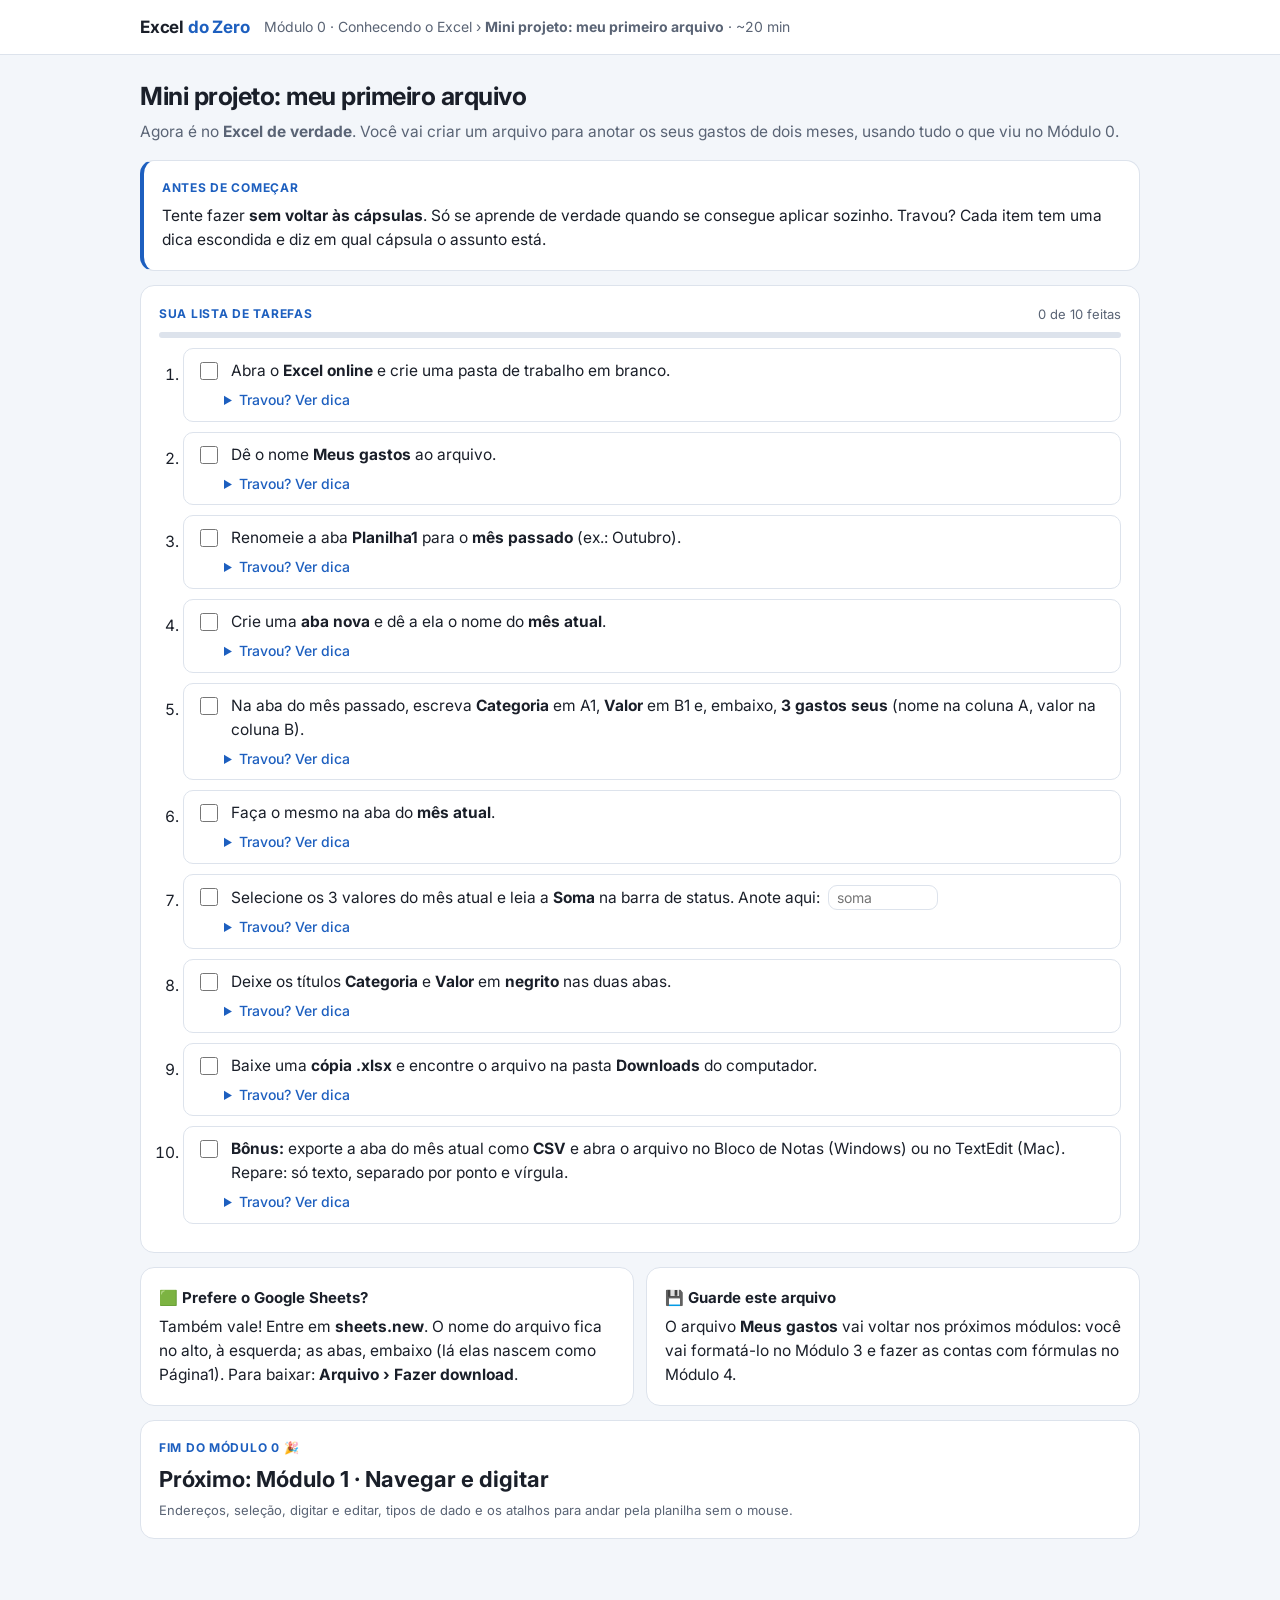
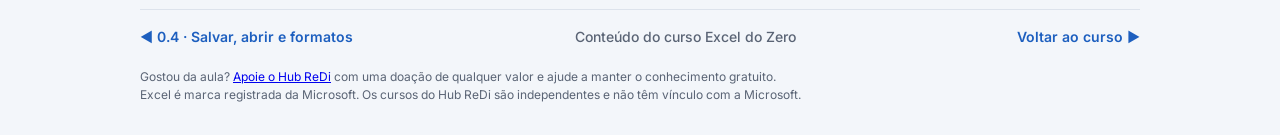
<file: excel-do-zero/modulo-0/mini-projeto.html>
<!DOCTYPE html>
<html lang="pt-BR">
<head>
<meta charset="utf-8">
<meta name="viewport" content="width=device-width, initial-scale=1">
<title>Mini projeto do Módulo 0: Meu primeiro arquivo | Excel do Zero – Hub ReDi</title>
<meta name="description" content="Mini projeto do Módulo 0 do curso Excel do Zero: crie seu primeiro arquivo no Excel online, com abas, soma e download.">
<link rel="canonical" href="https://hub-redi.netlify.app/excel-do-zero/modulo-0/mini-projeto">
<meta property="og:type" content="website">
<meta property="og:locale" content="pt_BR">
<meta property="og:site_name" content="Hub ReDi de Conhecimentos">
<meta property="og:title" content="Mini projeto do Módulo 0: Meu primeiro arquivo | Excel do Zero – Hub ReDi">
<meta property="og:description" content="Mini projeto do Módulo 0 do curso Excel do Zero: crie seu primeiro arquivo no Excel online, com abas, soma e download.">
<meta property="og:url" content="https://hub-redi.netlify.app/excel-do-zero/modulo-0/mini-projeto">
<link rel="icon" href="/favicon.svg" type="image/svg+xml">
<link rel="preconnect" href="https://fonts.googleapis.com">
<link href="https://fonts.googleapis.com/css2?family=Inter:wght@400;500;600;700&family=JetBrains+Mono:wght@400;600&family=Caveat:wght@500;700&display=swap" rel="stylesheet">
<style>
:root{
  --bg:#f3f6fa; --card:#fff; --ink:#1a1f29; --muted:#5a6475; --line:#dde3ec; --soft:#edf2f8;
  --acc:#1d5fbf; --acc-2:#164b98; --acc-soft:#e2ecfa; --ok:#15803d; --ok-soft:#e5f6eb; --bad:#b42318; --bad-soft:#fdecea;
  --hl:#e8590c;
  /* cores da janela simulada (imitam o Excel online) */
  --xg:#107c41; --xg-soft:#d3e8da; --xline:#e1e4e8; --xgrid:#e2e3e3; --xhdr:#f3f3f3;
}
*{box-sizing:border-box}
html,body{margin:0;background:var(--bg);color:var(--ink);font:15.5px/1.55 Inter,system-ui,sans-serif}
code,.mono{font-family:"JetBrains Mono",ui-monospace,monospace}
code{background:var(--soft);padding:1px 6px;border-radius:5px;font-size:.9em}
kbd{border:1px solid var(--line);border-bottom-width:2px;border-radius:4px;padding:0 5px;font-size:.85em;background:#fff}
header{background:var(--card);border-bottom:1px solid var(--line)}
.top{max-width:1040px;margin:0 auto;padding:14px 20px;display:flex;align-items:center;gap:14px;flex-wrap:wrap}
.logo{font-weight:700;font-size:17px;letter-spacing:-.01em}
.logo span{color:var(--acc)}
.crumb{color:var(--muted);font-size:14px}
.fases{max-width:1040px;margin:0 auto;padding:0 20px 12px;display:flex;gap:6px;flex-wrap:wrap}
.fase{flex:1;min-width:150px;border:1px solid var(--line);background:var(--card);border-radius:10px;padding:7px 12px;cursor:pointer;text-align:left;font:500 13.5px Inter,sans-serif;color:var(--muted)}
.fase b{display:block;font-size:11px;letter-spacing:.06em;text-transform:uppercase}
.fase.on{border-color:var(--acc);color:var(--ink);box-shadow:inset 0 -3px 0 var(--acc)}
.fase.done b::after{content:" ✓";color:var(--ok)}
main{max-width:1040px;margin:0 auto;padding:22px 20px 70px}
h1{font-size:25px;margin:0 0 4px;letter-spacing:-.02em}
.lead{color:var(--muted);margin:0 0 16px}
.card{background:var(--card);border:1px solid var(--line);border-radius:14px;padding:18px}
.btn{appearance:none;border:1px solid var(--line);background:var(--card);color:var(--ink);padding:9px 16px;border-radius:9px;font:600 14px Inter,sans-serif;cursor:pointer}
.btn:hover{border-color:var(--muted)}
.btn.pri{background:var(--acc);border-color:var(--acc);color:#fff}
.btn.pri:hover{background:var(--acc-2)}
.btn:disabled{opacity:.45;cursor:default}
.row{display:flex;gap:8px;align-items:center;flex-wrap:wrap}
.hint{color:var(--muted);font-size:13px}
.passo-n{font-size:12px;font-weight:700;letter-spacing:.06em;text-transform:uppercase;color:var(--acc)}
.dest{background:var(--acc-soft);padding:0 5px;border-radius:5px;font-weight:600}
.fbk{margin-top:12px;padding:11px 14px;border-radius:10px;font-size:14.5px}
.fbk.ok{background:var(--ok-soft);border:1px solid #9ed8b2}
.fbk.bad{background:var(--bad-soft);border:1px solid #f1b0a9}
.fbk.info{background:var(--soft);border:1px solid var(--line)}
.fbk > b:first-child{display:block;margin-bottom:2px}
.enun{font-size:16px;margin:2px 0 10px}
.ops{display:grid;gap:7px;margin-top:8px}
.op{text-align:left;padding:10px 13px;border:1px solid var(--line);border-radius:9px;background:#fff;cursor:pointer;font:14.5px Inter,sans-serif;color:var(--ink)}
.op:hover{border-color:var(--acc)}
.op.right{border-color:var(--ok);background:var(--ok-soft)} .op.wrong{border-color:var(--bad);background:var(--bad-soft)}
.inp{font:15px Inter,sans-serif;padding:8px 12px;border:1px solid var(--line);border-radius:9px;width:160px}
.inp:focus{outline:2px solid var(--acc);border-color:var(--acc)}
.resumo{display:grid;grid-template-columns:1fr 1fr;gap:12px}
@media (max-width:760px){.resumo{grid-template-columns:1fr}}
.resumo .card h3{margin:0 0 6px;font-size:15px}
.resumo ul{margin:0;padding-left:20px}
.big{font-size:22px;font-weight:700}
.qs{display:grid;gap:14px}
.qs .q + .q{border-top:1px solid var(--line);padding-top:14px}

/* ---------- narração ---------- */
.narr{margin-bottom:14px}
.narr .txt{font-size:16.5px;line-height:1.6;margin:8px 0 14px;min-height:5.2em}
.dots{display:flex;gap:5px;margin-top:6px;flex-wrap:wrap}
.dots i{width:22px;height:5px;border-radius:5px;background:var(--line)}
.dots i.v{background:var(--acc)} .dots i.at{background:var(--acc);opacity:.45}

/* ---------- tarefas ---------- */
.tarefas{margin:6px 0 12px;padding-left:22px}
.tarefas li{margin:5px 0;color:#9aa3b2}
.tarefas li.atual{color:var(--ink);font-weight:500}
.tarefas li.ok{color:var(--ok)}
.tarefas li.ok::marker{content:"✓  "}

/* =============== janela simulada do Excel online =============== */
.xo{--z:1;border:1px solid #c8cdd3;border-radius:10px;overflow:hidden;background:#fff;position:relative;user-select:none;-webkit-user-select:none;font-family:"Segoe UI",Inter,system-ui,sans-serif;color:#323130;box-shadow:0 6px 24px rgba(20,30,50,.08)}
.xo-top{background:var(--xg);color:#fff;display:flex;align-items:center;gap:12px;height:40px;padding:0 14px;font-size:14px;white-space:nowrap}
.xo-top .app{display:flex;align-items:center;gap:7px;font-weight:700}
.xo-top .arq{font-weight:600}
.xo-top .salvo{opacity:.8;font-size:12.5px}
.xo-top .busca{margin-left:auto;background:rgba(255,255,255,.18);border-radius:6px;padding:4px 14px;font-size:12.5px;min-width:170px;opacity:.9}
.xo-guias{display:flex;gap:2px;padding:0 8px;border-bottom:1px solid var(--xline);background:#fff;overflow-x:auto;scrollbar-width:none}
.xo-guias button{appearance:none;border:0;background:none;padding:8px 10px 5px;font:13px "Segoe UI",Inter,sans-serif;color:#323130;cursor:pointer;white-space:nowrap;border-bottom:3px solid transparent}
.xo-guias button:hover{background:#f3f3f3}
.xo-guias button.on{color:var(--xg);font-weight:600;border-bottom-color:var(--xg)}
.xo-botoes{display:flex;align-items:stretch;padding:6px 6px 3px;background:#fafafa;border-bottom:1px solid var(--xline);overflow-x:auto;scrollbar-width:thin}
.grp{display:flex;flex-direction:column;align-items:center;padding:0 9px;border-right:1px solid var(--xline);flex-shrink:0}
.grp:last-child{border-right:0}
.grp .ctl{display:flex;gap:3px;align-items:center;flex:1}
.grp .nm{font-size:11px;color:#605e5c;margin-top:3px;white-space:nowrap}
.grp .col{display:flex;flex-direction:column;gap:3px}
.grp .r{display:flex;gap:2px;align-items:center}
.sep{width:1px;height:20px;background:var(--xline);margin:0 3px}
.rb{appearance:none;border:1px solid transparent;background:none;border-radius:4px;min-width:27px;height:27px;display:inline-flex;align-items:center;justify-content:center;gap:5px;cursor:pointer;color:#323130;font:14px "Segoe UI",Inter,sans-serif;padding:0 4px;white-space:nowrap}
.rb:hover{background:#e8eaed}
.rb.on{background:var(--xg-soft);border-color:#9fcdb1}
.rb.dd{border-color:#c8cdd3;background:#fff;justify-content:space-between;font-size:12.5px;padding:0 6px}
.rb.dd span{font-size:9px;color:#605e5c}
.rb.w1{width:112px} .rb.w2{width:100px}
.rb.big{flex-direction:column;height:57px;gap:1px;font-size:11.5px;padding:2px 6px}
.xo-fx{display:flex;height:30px;border-bottom:1px solid #d6d9dd;align-items:stretch;background:#fff}
.xo-fx .nb{width:92px;border-right:1px solid #d6d9dd;display:flex;align-items:center;padding:0 9px;font-size:13px;cursor:text}
.xo-fx .fxl{width:40px;border-right:1px solid #d6d9dd;display:flex;align-items:center;justify-content:center;color:#605e5c;font:italic 600 14px Georgia,serif;cursor:pointer}
.xo-fx .fb{flex:1;display:flex;align-items:center;padding:0 10px;font-size:13.5px;white-space:pre;overflow:hidden;cursor:text}
.xo-grade{position:relative;overflow:auto;height:264px;background:#fff}
.gin{position:relative;display:inline-block;min-width:100%}
table.g{border-collapse:collapse;table-layout:fixed}
.g th{background:var(--xhdr);color:#444;font-weight:400;font-size:calc(12px * var(--z));height:calc(22px * var(--z));border:1px solid #dadce0;padding:0;cursor:pointer}
.g th.corner{cursor:default}
.g th[data-c].on{background:var(--xg-soft);color:#0b5a2e;font-weight:600;box-shadow:inset 0 -2px 0 var(--xg)}
.g th[data-r].on{background:var(--xg-soft);color:#0b5a2e;font-weight:600;box-shadow:inset -2px 0 0 var(--xg)}
.g td{height:calc(24px * var(--z));border:1px solid var(--xgrid);padding:0 5px;font-size:calc(14px * var(--z));white-space:nowrap;overflow:hidden;cursor:cell;font-family:"Aptos Narrow","Segoe UI",Inter,sans-serif;touch-action:none}
.g td.num{text-align:right;font-variant-numeric:tabular-nums}
.g td.neg{font-weight:700} .g td.ita{font-style:italic} .g td.sub{text-decoration:underline}
.g td.fill{background-color:#cfe2f8}
.g td.insel{background-image:linear-gradient(rgba(16,124,65,.10),rgba(16,124,65,.10))}
.selbox{position:absolute;border:2px solid var(--xg);pointer-events:none;z-index:2}
.selbox::after{content:"";position:absolute;right:-5px;bottom:-5px;width:7px;height:7px;background:var(--xg);border:1px solid #fff}
.xo-abas{display:flex;align-items:stretch;height:32px;border-top:1px solid #d6d9dd;background:var(--xhdr);font-size:13px}
.xo-abas .nav,.xo-abas .add{appearance:none;border:0;background:none;width:30px;cursor:pointer;color:#605e5c;font-size:13px}
.xo-abas .add{font-size:19px;color:var(--xg);border-right:1px solid var(--xline)}
.xo-abas .tabx{padding:0 18px;display:flex;align-items:center;cursor:pointer;border-right:1px solid var(--xline);white-space:nowrap}
.xo-abas .tabx:hover{background:#eaeaea}
.xo-abas .tabx.on{background:#fff;color:var(--xg);font-weight:600;box-shadow:inset 0 -3px 0 var(--xg)}
.xo-status{display:flex;align-items:center;height:28px;background:var(--xhdr);border-top:1px solid var(--xline);font-size:12px;color:#444;padding:0 10px;gap:16px;white-space:nowrap}
.xo-status .calc{margin-left:auto;display:flex;gap:16px}
.xo-status .zoom{display:flex;align-items:center;gap:6px}
.xo-status .zoom button{appearance:none;border:0;background:none;cursor:pointer;font-size:15px;color:#444;width:20px;height:20px;border-radius:4px}
.xo-status .zoom button:hover{background:#e3e3e3}
.xo-status .trilho{width:80px;height:3px;background:#bbb;position:relative;border-radius:2px}
.xo-status .trilho i{position:absolute;top:-4px;width:4px;height:11px;background:#444;border-radius:1px}
/* camada de ensino sobre a janela */
.spot{position:absolute;z-index:20;border-radius:6px;box-shadow:0 0 0 3000px rgba(17,24,39,.5);outline:2px solid #fff;pointer-events:none;transition:left .45s,top .45s,width .45s,height .45s,opacity .3s;opacity:0}
.spot.on{opacity:1}
.cursor{position:absolute;width:22px;height:22px;pointer-events:none;z-index:30;transition:left .7s cubic-bezier(.4,.1,.2,1),top .7s cubic-bezier(.4,.1,.2,1),opacity .3s;left:50%;top:55%;opacity:0;filter:drop-shadow(0 2px 2px rgba(0,0,0,.35))}
.cursor.on{opacity:1}
.anel{position:absolute;z-index:29;width:24px;height:24px;margin:-12px 0 0 -12px;border-radius:50%;border:2px solid var(--hl);pointer-events:none;animation:anel .45s ease-out forwards}
@keyframes anel{from{transform:scale(.3);opacity:1}to{transform:scale(1.7);opacity:0}}
.balao{position:absolute;z-index:31;background:#1b1f29;color:#fff;font:13px/1.4 Inter,sans-serif;padding:7px 11px;border-radius:8px;max-width:280px;opacity:0;transition:opacity .25s;pointer-events:none}
.balao.on{opacity:.96}
.balao::after{content:"";position:absolute;left:var(--sx,16px);border:6px solid transparent}
.balao.baixo::after{top:-12px;border-bottom-color:#1b1f29}
.balao.cima::after{bottom:-12px;border-top-color:#1b1f29}
.toast{position:absolute;z-index:32;left:50%;bottom:72px;transform:translateX(-50%) translateY(8px);max-width:min(520px,92%);padding:9px 14px;border-radius:9px;font:13.5px/1.45 Inter,sans-serif;opacity:0;transition:opacity .25s,transform .25s;pointer-events:none;box-shadow:0 6px 20px rgba(0,0,0,.18)}
.toast.on{opacity:1;transform:translateX(-50%) translateY(0)}
.toast.info{background:#1b1f29;color:#fff} .toast.ok{background:var(--ok);color:#fff} .toast.bad{background:var(--bad);color:#fff}
.guia{outline:3px solid var(--hl)!important;outline-offset:-3px;animation:guia 1.2s ease-in-out infinite}
.g td.guia{outline:0!important;box-shadow:inset 0 0 0 3px var(--hl)}
@keyframes guia{50%{outline-color:#ffb27a}}
.hide{display:none!important}
.regra{border-left:4px solid var(--acc)}
.barra{height:6px;background:var(--line);border-radius:6px;margin:8px 0 6px;overflow:hidden}
.barra i{display:block;height:100%;width:0;background:var(--ok);transition:width .4s}
.lista{margin:6px 0 0;padding-left:24px}
.lista li{margin:10px 0;padding:10px 12px;border:1px solid var(--line);border-radius:10px;background:#fff}
.lista li.ok{background:var(--ok-soft);border-color:#9ed8b2}
.chk{display:flex;gap:10px;align-items:flex-start;cursor:pointer}
.chk input[type=checkbox]{width:18px;height:18px;margin-top:3px;accent-color:var(--ok);flex-shrink:0}
.lista details{margin:6px 0 0 28px;font-size:14px;color:var(--muted)}
.lista summary{cursor:pointer;color:var(--acc);font-weight:500}
.cap{display:inline-block;background:var(--acc-soft);color:var(--acc-2);border-radius:6px;padding:0 6px;font-size:12px;font-weight:600;margin-left:4px}
.inp.mini{width:110px;padding:3px 8px;font-size:14px;margin-left:4px}

.logo a{color:inherit;text-decoration:none}
.navcap{max-width:1040px;margin:0 auto;padding:0 20px 20px}
.navcap div{display:flex;justify-content:space-between;gap:10px;flex-wrap:wrap;border-top:1px solid var(--line);padding-top:16px}
.navcap a{color:var(--acc);text-decoration:none;font-weight:600;font-size:14px}
.navcap a:hover{text-decoration:underline}
.navcap a.meio{color:var(--muted);font-weight:500}
.marca{font-size:12px;color:var(--muted);max-width:1040px;margin:0 auto;padding:0 20px 30px}
</style>
</head>
<body>
<script>window.CAPSULA_ID = "excel-do-zero/mini-projeto";</script>
<header>
  <div class="top"><div class="logo"><a href="/excel-do-zero/">Excel <span>do Zero</span></a></div><div class="crumb">Módulo 0 · Conhecendo o Excel › <b>Mini projeto: meu primeiro arquivo</b> · ~20 min</div></div>
</header>
<main>
  <h1>Mini projeto: meu primeiro arquivo</h1>
  <p class="lead">Agora é no <b>Excel de verdade</b>. Você vai criar um arquivo para anotar os seus gastos de dois meses, usando tudo o que viu no Módulo 0.</p>

  <div class="card regra"><div class="passo-n">Antes de começar</div>
    <p style="margin:6px 0 0">Tente fazer <b>sem voltar às cápsulas</b>. Só se aprende de verdade quando se consegue aplicar sozinho. Travou? Cada item tem uma dica escondida e diz em qual cápsula o assunto está.</p>
  </div>

  <div class="card" style="margin-top:14px">
    <div class="row" style="justify-content:space-between"><span class="passo-n">Sua lista de tarefas</span><span class="hint" id="prog"></span></div>
    <div class="barra"><i id="barra"></i></div>
    <ol class="lista" id="lista"></ol>
  </div>

  <div class="card hide" id="fim" style="margin-top:14px">
    <div class="passo-n">Autoavaliação</div>
    <div class="enun">Você conseguiu fazer tudo <b>sem consultar</b> as cápsulas?</div>
    <div class="ops" id="aval">
      <button class="op" data-k="0">Sim, fiz tudo sozinho</button>
      <button class="op" data-k="1">Precisei olhar uma ou duas dicas</button>
      <button class="op" data-k="2">Precisei voltar às cápsulas várias vezes</button>
    </div>
    <div id="avalout"></div>
  </div>

  <div class="resumo" style="margin-top:14px">
    <div class="card"><h3>🟩 Prefere o Google Sheets?</h3>Também vale! Entre em <b>sheets.new</b>. O nome do arquivo fica no alto, à esquerda; as abas, embaixo (lá elas nascem como Página1). Para baixar: <b>Arquivo › Fazer download</b>.</div>
    <div class="card"><h3>💾 Guarde este arquivo</h3>O arquivo <b>Meus gastos</b> vai voltar nos próximos módulos: você vai formatá-lo no Módulo 3 e fazer as contas com fórmulas no Módulo 4.</div>
  </div>

  <div class="card" style="margin-top:14px"><div class="passo-n">Fim do Módulo 0 🎉</div><div class="big" style="margin-top:4px">Próximo: Módulo 1 · Navegar e digitar</div><p class="hint" style="margin:4px 0 0">Endereços, seleção, digitar e editar, tipos de dado e os atalhos para andar pela planilha sem o mouse.</p></div>
</main>
<nav class="navcap"><div><a href="/excel-do-zero/modulo-0/0-4-salvar-abrir-e-formatos">◀ 0.4 · Salvar, abrir e formatos</a><a class="meio" href="/excel-do-zero/">Conteúdo do curso Excel do Zero</a><a href="/excel-do-zero/">Voltar ao curso ▶</a></div></nav>
<p class="marca">Gostou da aula? <a href="/apoie">Apoie o Hub ReDi</a> com uma doação de qualquer valor e ajude a manter o conhecimento gratuito.<br>Excel é marca registrada da Microsoft. Os cursos do Hub ReDi são independentes e não têm vínculo com a Microsoft.</p>
<script>
"use strict";
const $ = (s, el = document) => el.querySelector(s);
const ITENS = [
  { t: "Abra o <b>Excel online</b> e crie uma pasta de trabalho em branco.", d: "Entre em <b>office.com</b> com uma conta Microsoft (é grátis criar uma) e abra o Excel. Atalho: depois de entrar, digite <b>excel.new</b> na barra do navegador.", c: "0.1 e 0.4" },
  { t: "Dê o nome <b>Meus gastos</b> ao arquivo.", d: "Clique no nome do arquivo, lá no alto da tela, e digite o nome novo.", c: "0.4" },
  { t: "Renomeie a aba <b>Planilha1</b> para o <b>mês passado</b> (ex.: Outubro).", d: "Dois cliques no nome da aba, digite e aperte Enter. Ou botão direito na aba › Renomear.", c: "0.2" },
  { t: "Crie uma <b>aba nova</b> e dê a ela o nome do <b>mês atual</b>.", d: "O <b>+</b> fica ao lado das abas, lá embaixo. Depois, renomeie como no item anterior.", c: "0.2" },
  { t: "Na aba do mês passado, escreva <b>Categoria</b> em A1, <b>Valor</b> em B1 e, embaixo, <b>3 gastos seus</b> (nome na coluna A, valor na coluna B).", d: "Clique na célula, digite e aperte Enter. Digite só os números no valor, sem R$.", c: "0.1" },
  { t: "Faça o mesmo na aba do <b>mês atual</b>.", d: "Clique na aba do mês atual, lá embaixo, e repita o item anterior.", c: "0.2" },
  { t: "Selecione os 3 valores do mês atual e leia a <b>Soma</b> na barra de status. Anote aqui: <input class='inp mini' id='soma' placeholder='soma' aria-label='Soma lida na barra de status'>", d: "Clique no primeiro valor, segure e arraste até o último. A soma aparece no canto inferior direito.", c: "0.3" },
  { t: "Deixe os títulos <b>Categoria</b> e <b>Valor</b> em <b>negrito</b> nas duas abas.", d: "Selecione A1 e B1 e clique no <b>N</b> (Página Inicial › grupo Fonte), ou use <kbd>Ctrl</kbd> + <kbd>N</kbd>.", c: "0.3" },
  { t: "Baixe uma <b>cópia .xlsx</b> e encontre o arquivo na pasta <b>Downloads</b> do computador.", d: "Arquivo › Salvar como › Baixar uma Cópia.", c: "0.4" },
  { t: "<b>Bônus:</b> exporte a aba do mês atual como <b>CSV</b> e abra o arquivo no Bloco de Notas (Windows) ou no TextEdit (Mac). Repare: só texto, separado por ponto e vírgula.", d: "Com a aba do mês atual aberta: Arquivo › Exportar › Baixar esta planilha como CSV.", c: "0.4" },
];
let feito = {};
try { feito = JSON.parse(localStorage.getItem("hubredi-excel-m0-mini") || "{}"); } catch (e) { feito = {}; }
const salvar = () => { try { localStorage.setItem("hubredi-excel-m0-mini", JSON.stringify(feito)); } catch (e) {} };
function render() {
  $("#lista").innerHTML = ITENS.map((it, i) => '<li class="' + (feito[i] ? "ok" : "") + '"><label class="chk"><input type="checkbox" data-i="' + i + '"' + (feito[i] ? " checked" : "") + '><span>' + it.t + '</span></label><details><summary>Travou? Ver dica</summary>' + it.d + ' <span class="cap">Cápsula ' + it.c + "</span></details></li>").join("");
  if (feito.soma) $("#soma").value = feito.soma;
  const n = ITENS.filter((_, i) => feito[i]).length, obrig = ITENS.length - 1, nObrig = ITENS.slice(0, obrig).filter((_, i) => feito[i]).length;
  $("#prog").textContent = n + " de " + ITENS.length + " feitas";
  $("#barra").style.width = (100 * n) / ITENS.length + "%";
  $("#fim").classList.toggle("hide", nObrig < obrig);
  if (nObrig >= obrig) { try { const p = JSON.parse(localStorage.getItem("hubredi-progresso") || "{}"); if (!p[window.CAPSULA_ID]) { p[window.CAPSULA_ID] = Date.now(); localStorage.setItem("hubredi-progresso", JSON.stringify(p)); } } catch (e) {} }
  document.querySelectorAll("#lista input[type=checkbox]").forEach((c) => (c.onchange = () => { feito[c.dataset.i] = c.checked; salvar(); render(); }));
  $("#soma").oninput = (e) => { feito.soma = e.target.value; salvar(); };
}
document.querySelectorAll("#aval .op").forEach((b) => (b.onclick = () => {
  document.querySelectorAll("#aval .op").forEach((x) => x.classList.remove("right"));
  b.classList.add("right");
  $("#avalout").innerHTML = [
    '<div class="fbk ok"><b>Excelente! 🎉</b>Você aplicou o Módulo 0 sozinho: esse é o nosso critério de aprendizado. Pode seguir para o Módulo 1.</div>',
    '<div class="fbk ok"><b>Muito bom!</b>Usar uma ou duas dicas é normal. Daqui a uns dias, tente refazer o mini projeto num arquivo novo, sem dicas: se conseguir, o conteúdo grudou.</div>',
    '<div class="fbk info"><b>Tudo bem, faz parte!</b>Revise as cápsulas indicadas nas dicas que você abriu e refaça o mini projeto num arquivo novo. Quando sair sem consultar, siga para o Módulo 1.</div>',
  ][+b.dataset.k];
}));
render();
</script>

</body>
</html>
</file>
